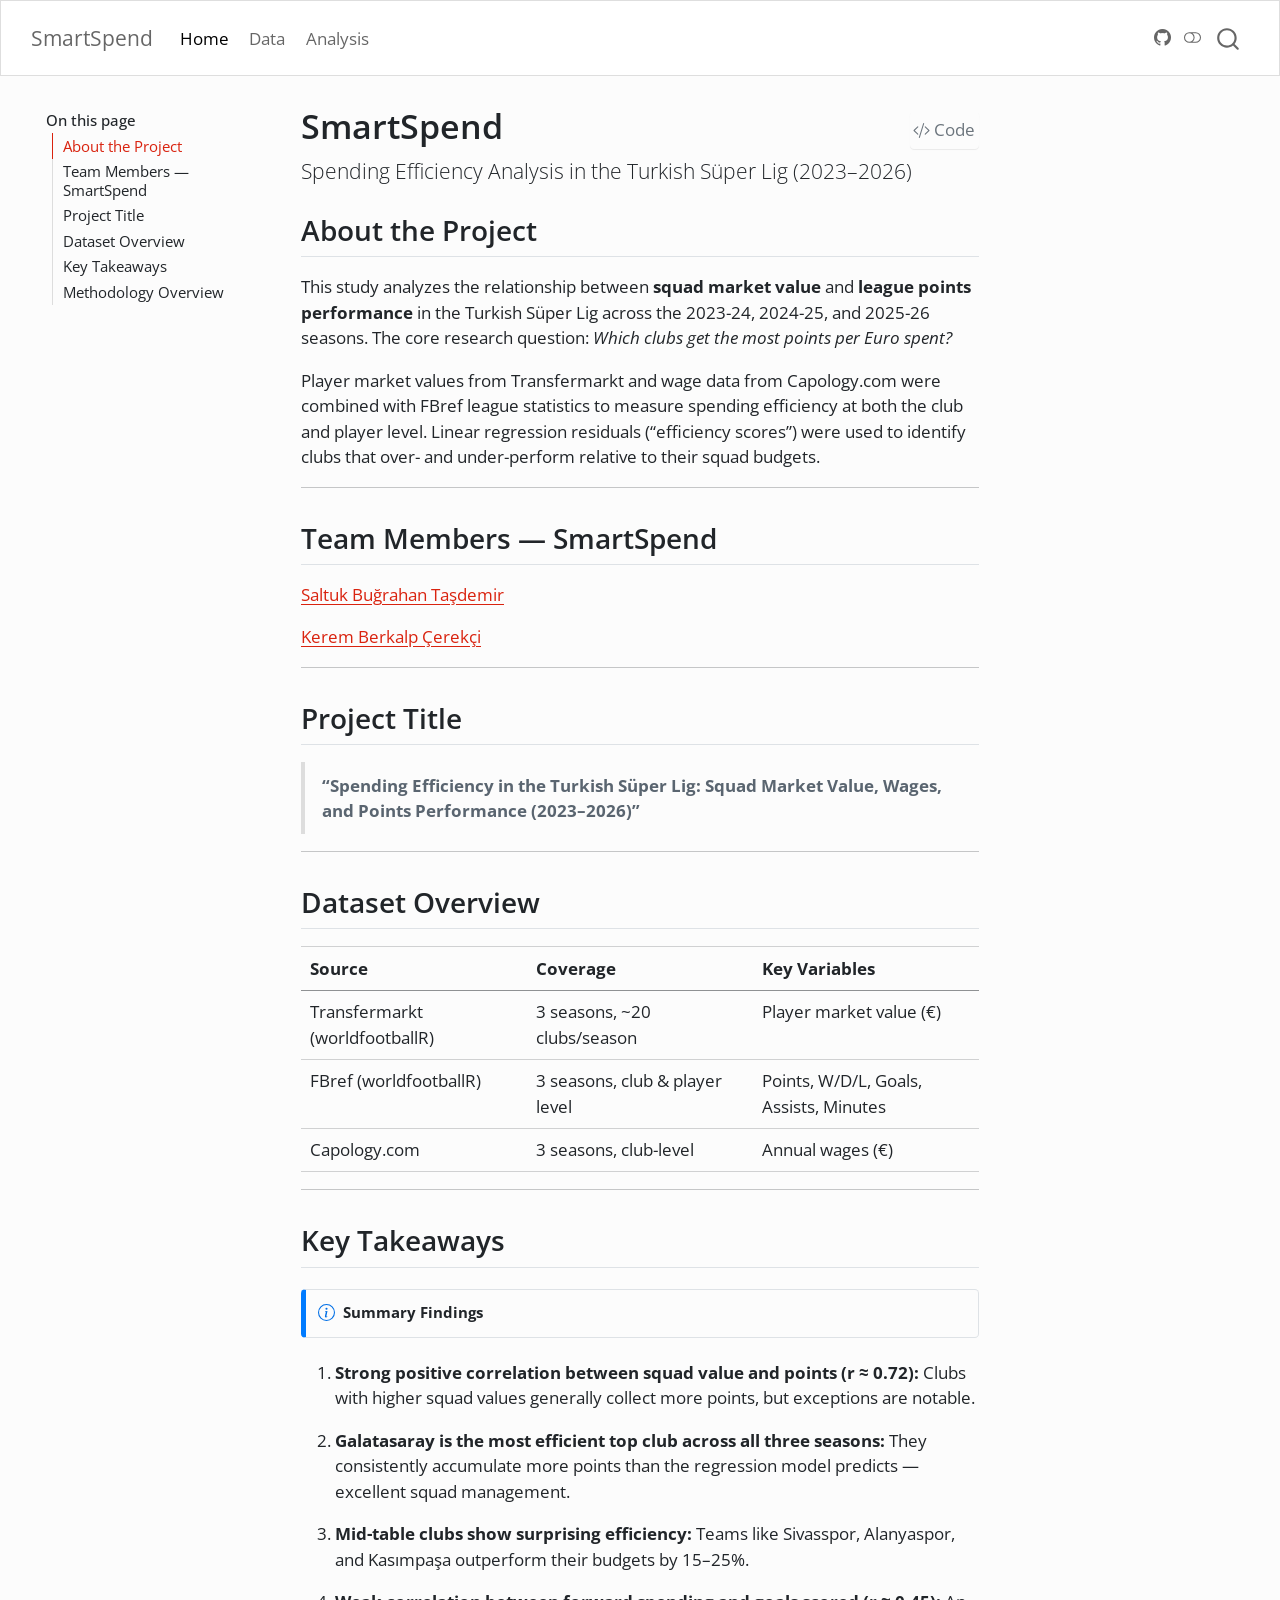
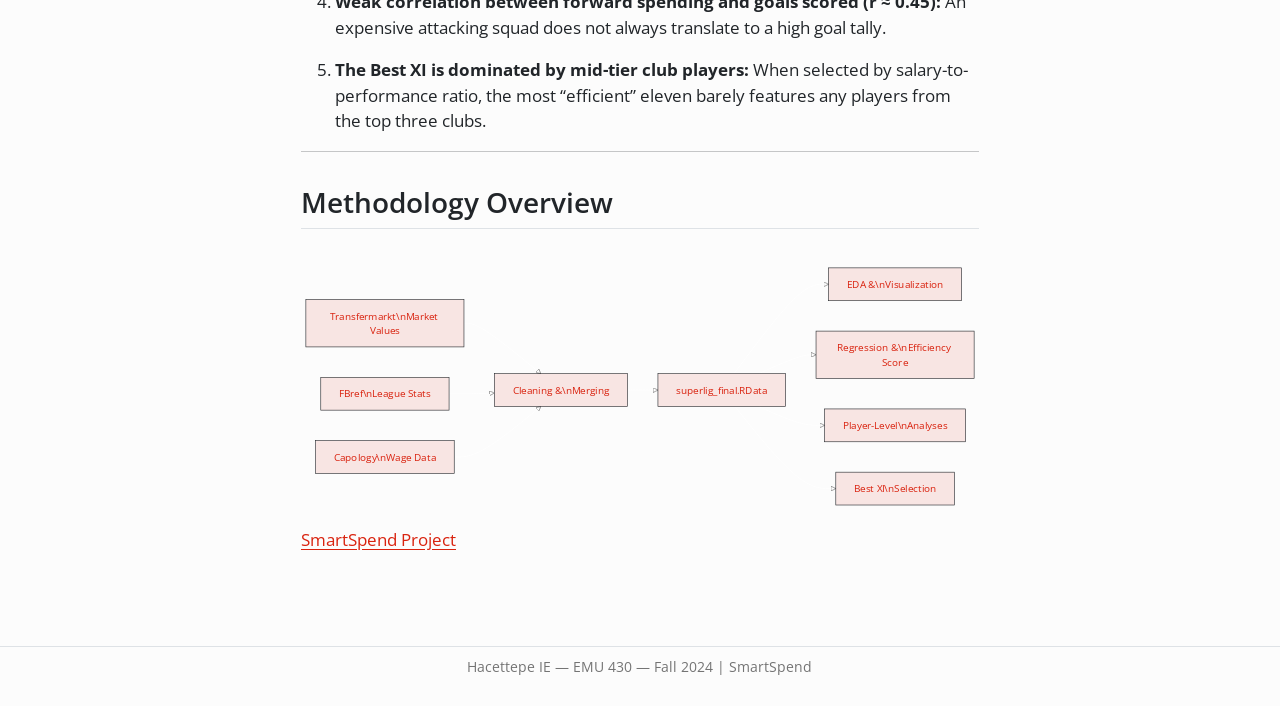
<file: docs/index.html>
<!DOCTYPE html>
<html xmlns="http://www.w3.org/1999/xhtml" lang="en" xml:lang="en"><head>

<meta charset="utf-8">
<meta name="generator" content="quarto-1.6.42">

<meta name="viewport" content="width=device-width, initial-scale=1.0, user-scalable=yes">


<title>SmartSpend</title>
<style>
code{white-space: pre-wrap;}
span.smallcaps{font-variant: small-caps;}
div.columns{display: flex; gap: min(4vw, 1.5em);}
div.column{flex: auto; overflow-x: auto;}
div.hanging-indent{margin-left: 1.5em; text-indent: -1.5em;}
ul.task-list{list-style: none;}
ul.task-list li input[type="checkbox"] {
  width: 0.8em;
  margin: 0 0.8em 0.2em -1em; /* quarto-specific, see https://github.com/quarto-dev/quarto-cli/issues/4556 */ 
  vertical-align: middle;
}
/* CSS for syntax highlighting */
pre > code.sourceCode { white-space: pre; position: relative; }
pre > code.sourceCode > span { line-height: 1.25; }
pre > code.sourceCode > span:empty { height: 1.2em; }
.sourceCode { overflow: visible; }
code.sourceCode > span { color: inherit; text-decoration: inherit; }
div.sourceCode { margin: 1em 0; }
pre.sourceCode { margin: 0; }
@media screen {
div.sourceCode { overflow: auto; }
}
@media print {
pre > code.sourceCode { white-space: pre-wrap; }
pre > code.sourceCode > span { display: inline-block; text-indent: -5em; padding-left: 5em; }
}
pre.numberSource code
  { counter-reset: source-line 0; }
pre.numberSource code > span
  { position: relative; left: -4em; counter-increment: source-line; }
pre.numberSource code > span > a:first-child::before
  { content: counter(source-line);
    position: relative; left: -1em; text-align: right; vertical-align: baseline;
    border: none; display: inline-block;
    -webkit-touch-callout: none; -webkit-user-select: none;
    -khtml-user-select: none; -moz-user-select: none;
    -ms-user-select: none; user-select: none;
    padding: 0 4px; width: 4em;
  }
pre.numberSource { margin-left: 3em;  padding-left: 4px; }
div.sourceCode
  {   }
@media screen {
pre > code.sourceCode > span > a:first-child::before { text-decoration: underline; }
}
</style>


<script src="site_libs/quarto-nav/quarto-nav.js"></script>
<script src="site_libs/quarto-nav/headroom.min.js"></script>
<script src="site_libs/clipboard/clipboard.min.js"></script>
<script src="site_libs/quarto-search/autocomplete.umd.js"></script>
<script src="site_libs/quarto-search/fuse.min.js"></script>
<script src="site_libs/quarto-search/quarto-search.js"></script>
<meta name="quarto:offset" content="./">
<script src="site_libs/quarto-html/quarto.js"></script>
<script src="site_libs/quarto-html/popper.min.js"></script>
<script src="site_libs/quarto-html/tippy.umd.min.js"></script>
<script src="site_libs/quarto-html/anchor.min.js"></script>
<link href="site_libs/quarto-html/tippy.css" rel="stylesheet">
<link href="site_libs/quarto-html/quarto-syntax-highlighting-2f5df379a58b258e96c21c0638c20c03.css" rel="stylesheet" class="quarto-color-scheme" id="quarto-text-highlighting-styles">
<link href="site_libs/quarto-html/quarto-syntax-highlighting-dark-b53751a350365c71b6c909e95f209ed1.css" rel="prefetch" class="quarto-color-scheme quarto-color-alternate" id="quarto-text-highlighting-styles">
<script src="site_libs/bootstrap/bootstrap.min.js"></script>
<link href="site_libs/bootstrap/bootstrap-icons.css" rel="stylesheet">
<link href="site_libs/bootstrap/bootstrap-29157be7fd9d7ebceb8ec4a118ca4576.min.css" rel="stylesheet" append-hash="true" class="quarto-color-scheme" id="quarto-bootstrap" data-mode="light">
<link href="site_libs/bootstrap/bootstrap-dark-5c6cf2b4aae133ce9cff2cdb072437d7.min.css" rel="prefetch" append-hash="true" class="quarto-color-scheme quarto-color-alternate" id="quarto-bootstrap" data-mode="dark">
<script id="quarto-search-options" type="application/json">{
  "location": "navbar",
  "copy-button": false,
  "collapse-after": 3,
  "panel-placement": "end",
  "type": "overlay",
  "limit": 50,
  "keyboard-shortcut": [
    "f",
    "/",
    "s"
  ],
  "show-item-context": false,
  "language": {
    "search-no-results-text": "No results",
    "search-matching-documents-text": "matching documents",
    "search-copy-link-title": "Copy link to search",
    "search-hide-matches-text": "Hide additional matches",
    "search-more-match-text": "more match in this document",
    "search-more-matches-text": "more matches in this document",
    "search-clear-button-title": "Clear",
    "search-text-placeholder": "",
    "search-detached-cancel-button-title": "Cancel",
    "search-submit-button-title": "Submit",
    "search-label": "Search"
  }
}</script>
<script src="site_libs/quarto-diagram/mermaid.min.js"></script>
<script src="site_libs/quarto-diagram/mermaid-init.js"></script>
<link href="site_libs/quarto-diagram/mermaid.css" rel="stylesheet">


<link rel="stylesheet" href="styles.css">
</head>

<body class="floating nav-fixed">

<div id="quarto-search-results"></div>
  <header id="quarto-header" class="headroom fixed-top">
    <nav class="navbar navbar-expand-lg " data-bs-theme="dark">
      <div class="navbar-container container-fluid">
      <div class="navbar-brand-container mx-auto">
    <a class="navbar-brand" href="./index.html">
    <span class="navbar-title">SmartSpend</span>
    </a>
  </div>
            <div id="quarto-search" class="" title="Search"></div>
          <button class="navbar-toggler" type="button" data-bs-toggle="collapse" data-bs-target="#navbarCollapse" aria-controls="navbarCollapse" role="menu" aria-expanded="false" aria-label="Toggle navigation" onclick="if (window.quartoToggleHeadroom) { window.quartoToggleHeadroom(); }">
  <span class="navbar-toggler-icon"></span>
</button>
          <div class="collapse navbar-collapse" id="navbarCollapse">
            <ul class="navbar-nav navbar-nav-scroll me-auto">
  <li class="nav-item">
    <a class="nav-link active" href="./index.html" aria-current="page"> 
<span class="menu-text">Home</span></a>
  </li>  
  <li class="nav-item">
    <a class="nav-link" href="./data.html"> 
<span class="menu-text">Data</span></a>
  </li>  
  <li class="nav-item">
    <a class="nav-link" href="./analysis.html"> 
<span class="menu-text">Analysis</span></a>
  </li>  
</ul>
          </div> <!-- /navcollapse -->
            <div class="quarto-navbar-tools">
    <a href="https://github.com/emu-hacettepe-analytics/emu430-fall2024-emu430-fall2024-team-emu430-project-quarto-template" title="" class="quarto-navigation-tool px-1" aria-label=""><i class="bi bi-github"></i></a>
  <a href="" class="quarto-color-scheme-toggle quarto-navigation-tool  px-1" onclick="window.quartoToggleColorScheme(); return false;" title="Toggle dark mode"><i class="bi"></i></a>
</div>
      </div> <!-- /container-fluid -->
    </nav>
</header>
<!-- content -->
<div id="quarto-content" class="quarto-container page-columns page-rows-contents page-layout-article page-navbar">
<!-- sidebar -->
  <nav id="quarto-sidebar" class="sidebar collapse collapse-horizontal quarto-sidebar-collapse-item sidebar-navigation floating overflow-auto">
    <nav id="TOC" role="doc-toc" class="toc-active">
    <h2 id="toc-title">On this page</h2>
   
  <ul>
  <li><a href="#about-the-project" id="toc-about-the-project" class="nav-link active" data-scroll-target="#about-the-project">About the Project</a></li>
  <li><a href="#team-members-smartspend" id="toc-team-members-smartspend" class="nav-link" data-scroll-target="#team-members-smartspend">Team Members — SmartSpend</a></li>
  <li><a href="#project-title" id="toc-project-title" class="nav-link" data-scroll-target="#project-title">Project Title</a></li>
  <li><a href="#dataset-overview" id="toc-dataset-overview" class="nav-link" data-scroll-target="#dataset-overview">Dataset Overview</a></li>
  <li><a href="#key-takeaways" id="toc-key-takeaways" class="nav-link" data-scroll-target="#key-takeaways">Key Takeaways</a></li>
  <li><a href="#methodology-overview" id="toc-methodology-overview" class="nav-link" data-scroll-target="#methodology-overview">Methodology Overview</a></li>
  </ul>
</nav>
</nav>
<div id="quarto-sidebar-glass" class="quarto-sidebar-collapse-item" data-bs-toggle="collapse" data-bs-target=".quarto-sidebar-collapse-item"></div>
<!-- margin-sidebar -->
    <div id="quarto-margin-sidebar" class="sidebar margin-sidebar zindex-bottom">
    </div>
<!-- main -->
<main class="content" id="quarto-document-content">

<header id="title-block-header" class="quarto-title-block default">
<div class="quarto-title">
<div class="quarto-title-block"><div><h1 class="title">SmartSpend</h1><button type="button" class="btn code-tools-button" id="quarto-code-tools-source"><i class="bi"></i> Code</button></div></div>
<p class="subtitle lead">Spending Efficiency Analysis in the Turkish Süper Lig (2023–2026)</p>
</div>



<div class="quarto-title-meta">

    
  
    
  </div>
  


</header>


<section id="about-the-project" class="level2">
<h2 class="anchored" data-anchor-id="about-the-project">About the Project</h2>
<p>This study analyzes the relationship between <strong>squad market value</strong> and <strong>league points performance</strong> in the Turkish Süper Lig across the 2023-24, 2024-25, and 2025-26 seasons. The core research question: <em>Which clubs get the most points per Euro spent?</em></p>
<p>Player market values from Transfermarkt and wage data from Capology.com were combined with FBref league statistics to measure spending efficiency at both the club and player level. Linear regression residuals (“efficiency scores”) were used to identify clubs that over- and under-perform relative to their squad budgets.</p>
<hr>
</section>
<section id="team-members-smartspend" class="level2">
<h2 class="anchored" data-anchor-id="team-members-smartspend">Team Members — SmartSpend</h2>
<p><a href="https://emu-hacettepe-analytics.github.io/emu430-spring2026-saltuktasdemir/">Saltuk Buğrahan Taşdemir</a></p>
<p><a href="https://emu-hacettepe-analytics.github.io/emu430-spring2026-kerembcerekci/">Kerem Berkalp Çerekçi</a></p>
<hr>
</section>
<section id="project-title" class="level2">
<h2 class="anchored" data-anchor-id="project-title">Project Title</h2>
<blockquote class="blockquote">
<p><strong>“Spending Efficiency in the Turkish Süper Lig: Squad Market Value, Wages, and Points Performance (2023–2026)”</strong></p>
</blockquote>
<hr>
</section>
<section id="dataset-overview" class="level2">
<h2 class="anchored" data-anchor-id="dataset-overview">Dataset Overview</h2>
<table class="caption-top table">
<colgroup>
<col style="width: 33%">
<col style="width: 33%">
<col style="width: 33%">
</colgroup>
<thead>
<tr class="header">
<th>Source</th>
<th>Coverage</th>
<th>Key Variables</th>
</tr>
</thead>
<tbody>
<tr class="odd">
<td>Transfermarkt (worldfootballR)</td>
<td>3 seasons, ~20 clubs/season</td>
<td>Player market value (€)</td>
</tr>
<tr class="even">
<td>FBref (worldfootballR)</td>
<td>3 seasons, club &amp; player level</td>
<td>Points, W/D/L, Goals, Assists, Minutes</td>
</tr>
<tr class="odd">
<td>Capology.com</td>
<td>3 seasons, club-level</td>
<td>Annual wages (€)</td>
</tr>
</tbody>
</table>
<hr>
</section>
<section id="key-takeaways" class="level2">
<h2 class="anchored" data-anchor-id="key-takeaways">Key Takeaways</h2>
<div class="callout callout-style-simple callout-note">
<div class="callout-body d-flex">
<div class="callout-icon-container">
<i class="callout-icon"></i>
</div>
<div class="callout-body-container">
<p><strong>Summary Findings</strong></p>
</div>
</div>
</div>
<ol type="1">
<li><p><strong>Strong positive correlation between squad value and points (r ≈ 0.72):</strong> Clubs with higher squad values generally collect more points, but exceptions are notable.</p></li>
<li><p><strong>Galatasaray is the most efficient top club across all three seasons:</strong> They consistently accumulate more points than the regression model predicts — excellent squad management.</p></li>
<li><p><strong>Mid-table clubs show surprising efficiency:</strong> Teams like Sivasspor, Alanyaspor, and Kasımpaşa outperform their budgets by 15–25%.</p></li>
<li><p><strong>Weak correlation between forward spending and goals scored (r ≈ 0.45):</strong> An expensive attacking squad does not always translate to a high goal tally.</p></li>
<li><p><strong>The Best XI is dominated by mid-tier club players:</strong> When selected by salary-to-performance ratio, the most “efficient” eleven barely features any players from the top three clubs.</p></li>
</ol>
<hr>
</section>
<section id="methodology-overview" class="level2">
<h2 class="anchored" data-anchor-id="methodology-overview">Methodology Overview</h2>
<div class="cell" data-layout-align="default">
<div class="cell-output-display">
<div>
<p></p><figure class="figure"><p></p>
<div>
<pre class="mermaid mermaid-js">flowchart LR
    A[Transfermarkt\nMarket Values] --&gt; D[Cleaning &amp;\nMerging]
    B[FBref\nLeague Stats] --&gt; D
    C[Capology\nWage Data] --&gt; D
    D --&gt; E[superlig_final.RData]
    E --&gt; F[EDA &amp;\nVisualization]
    E --&gt; G[Regression &amp;\nEfficiency Score]
    E --&gt; H[Player-Level\nAnalyses]
    E --&gt; I[Best XI\nSelection]
</pre>
</div>
<p></p></figure><p></p>
</div>
</div>
</div>
<p><a href="https://emu-hacettepe-analytics.github.io/emu430-fall2024-team-smartspend/">SmartSpend Project</a></p>


<!-- -->

</section>

<a onclick="window.scrollTo(0, 0); return false;" role="button" id="quarto-back-to-top"><i class="bi bi-arrow-up"></i> Back to top</a></main> <!-- /main -->
<script id="quarto-html-after-body" type="application/javascript">
window.document.addEventListener("DOMContentLoaded", function (event) {
  const toggleBodyColorMode = (bsSheetEl) => {
    const mode = bsSheetEl.getAttribute("data-mode");
    const bodyEl = window.document.querySelector("body");
    if (mode === "dark") {
      bodyEl.classList.add("quarto-dark");
      bodyEl.classList.remove("quarto-light");
    } else {
      bodyEl.classList.add("quarto-light");
      bodyEl.classList.remove("quarto-dark");
    }
  }
  const toggleBodyColorPrimary = () => {
    const bsSheetEl = window.document.querySelector("link#quarto-bootstrap");
    if (bsSheetEl) {
      toggleBodyColorMode(bsSheetEl);
    }
  }
  toggleBodyColorPrimary();  
  const disableStylesheet = (stylesheets) => {
    for (let i=0; i < stylesheets.length; i++) {
      const stylesheet = stylesheets[i];
      stylesheet.rel = 'prefetch';
    }
  }
  const enableStylesheet = (stylesheets) => {
    for (let i=0; i < stylesheets.length; i++) {
      const stylesheet = stylesheets[i];
      stylesheet.rel = 'stylesheet';
    }
  }
  const manageTransitions = (selector, allowTransitions) => {
    const els = window.document.querySelectorAll(selector);
    for (let i=0; i < els.length; i++) {
      const el = els[i];
      if (allowTransitions) {
        el.classList.remove('notransition');
      } else {
        el.classList.add('notransition');
      }
    }
  }
  const toggleGiscusIfUsed = (isAlternate, darkModeDefault) => {
    const baseTheme = document.querySelector('#giscus-base-theme')?.value ?? 'light';
    const alternateTheme = document.querySelector('#giscus-alt-theme')?.value ?? 'dark';
    let newTheme = '';
    if(darkModeDefault) {
      newTheme = isAlternate ? baseTheme : alternateTheme;
    } else {
      newTheme = isAlternate ? alternateTheme : baseTheme;
    }
    const changeGiscusTheme = () => {
      // From: https://github.com/giscus/giscus/issues/336
      const sendMessage = (message) => {
        const iframe = document.querySelector('iframe.giscus-frame');
        if (!iframe) return;
        iframe.contentWindow.postMessage({ giscus: message }, 'https://giscus.app');
      }
      sendMessage({
        setConfig: {
          theme: newTheme
        }
      });
    }
    const isGiscussLoaded = window.document.querySelector('iframe.giscus-frame') !== null;
    if (isGiscussLoaded) {
      changeGiscusTheme();
    }
  }
  const toggleColorMode = (alternate) => {
    // Switch the stylesheets
    const alternateStylesheets = window.document.querySelectorAll('link.quarto-color-scheme.quarto-color-alternate');
    manageTransitions('#quarto-margin-sidebar .nav-link', false);
    if (alternate) {
      enableStylesheet(alternateStylesheets);
      for (const sheetNode of alternateStylesheets) {
        if (sheetNode.id === "quarto-bootstrap") {
          toggleBodyColorMode(sheetNode);
        }
      }
    } else {
      disableStylesheet(alternateStylesheets);
      toggleBodyColorPrimary();
    }
    manageTransitions('#quarto-margin-sidebar .nav-link', true);
    // Switch the toggles
    const toggles = window.document.querySelectorAll('.quarto-color-scheme-toggle');
    for (let i=0; i < toggles.length; i++) {
      const toggle = toggles[i];
      if (toggle) {
        if (alternate) {
          toggle.classList.add("alternate");     
        } else {
          toggle.classList.remove("alternate");
        }
      }
    }
    // Hack to workaround the fact that safari doesn't
    // properly recolor the scrollbar when toggling (#1455)
    if (navigator.userAgent.indexOf('Safari') > 0 && navigator.userAgent.indexOf('Chrome') == -1) {
      manageTransitions("body", false);
      window.scrollTo(0, 1);
      setTimeout(() => {
        window.scrollTo(0, 0);
        manageTransitions("body", true);
      }, 40);  
    }
  }
  const isFileUrl = () => { 
    return window.location.protocol === 'file:';
  }
  const hasAlternateSentinel = () => {  
    let styleSentinel = getColorSchemeSentinel();
    if (styleSentinel !== null) {
      return styleSentinel === "alternate";
    } else {
      return false;
    }
  }
  const setStyleSentinel = (alternate) => {
    const value = alternate ? "alternate" : "default";
    if (!isFileUrl()) {
      window.localStorage.setItem("quarto-color-scheme", value);
    } else {
      localAlternateSentinel = value;
    }
  }
  const getColorSchemeSentinel = () => {
    if (!isFileUrl()) {
      const storageValue = window.localStorage.getItem("quarto-color-scheme");
      return storageValue != null ? storageValue : localAlternateSentinel;
    } else {
      return localAlternateSentinel;
    }
  }
  const darkModeDefault = false;
  let localAlternateSentinel = darkModeDefault ? 'alternate' : 'default';
  // Dark / light mode switch
  window.quartoToggleColorScheme = () => {
    // Read the current dark / light value 
    let toAlternate = !hasAlternateSentinel();
    toggleColorMode(toAlternate);
    setStyleSentinel(toAlternate);
    toggleGiscusIfUsed(toAlternate, darkModeDefault);
  };
  // Ensure there is a toggle, if there isn't float one in the top right
  if (window.document.querySelector('.quarto-color-scheme-toggle') === null) {
    const a = window.document.createElement('a');
    a.classList.add('top-right');
    a.classList.add('quarto-color-scheme-toggle');
    a.href = "";
    a.onclick = function() { try { window.quartoToggleColorScheme(); } catch {} return false; };
    const i = window.document.createElement("i");
    i.classList.add('bi');
    a.appendChild(i);
    window.document.body.appendChild(a);
  }
  // Switch to dark mode if need be
  if (hasAlternateSentinel()) {
    toggleColorMode(true);
  } else {
    toggleColorMode(false);
  }
  const icon = "";
  const anchorJS = new window.AnchorJS();
  anchorJS.options = {
    placement: 'right',
    icon: icon
  };
  anchorJS.add('.anchored');
  const isCodeAnnotation = (el) => {
    for (const clz of el.classList) {
      if (clz.startsWith('code-annotation-')) {                     
        return true;
      }
    }
    return false;
  }
  const onCopySuccess = function(e) {
    // button target
    const button = e.trigger;
    // don't keep focus
    button.blur();
    // flash "checked"
    button.classList.add('code-copy-button-checked');
    var currentTitle = button.getAttribute("title");
    button.setAttribute("title", "Copied!");
    let tooltip;
    if (window.bootstrap) {
      button.setAttribute("data-bs-toggle", "tooltip");
      button.setAttribute("data-bs-placement", "left");
      button.setAttribute("data-bs-title", "Copied!");
      tooltip = new bootstrap.Tooltip(button, 
        { trigger: "manual", 
          customClass: "code-copy-button-tooltip",
          offset: [0, -8]});
      tooltip.show();    
    }
    setTimeout(function() {
      if (tooltip) {
        tooltip.hide();
        button.removeAttribute("data-bs-title");
        button.removeAttribute("data-bs-toggle");
        button.removeAttribute("data-bs-placement");
      }
      button.setAttribute("title", currentTitle);
      button.classList.remove('code-copy-button-checked');
    }, 1000);
    // clear code selection
    e.clearSelection();
  }
  const getTextToCopy = function(trigger) {
      const codeEl = trigger.previousElementSibling.cloneNode(true);
      for (const childEl of codeEl.children) {
        if (isCodeAnnotation(childEl)) {
          childEl.remove();
        }
      }
      return codeEl.innerText;
  }
  const clipboard = new window.ClipboardJS('.code-copy-button:not([data-in-quarto-modal])', {
    text: getTextToCopy
  });
  clipboard.on('success', onCopySuccess);
  if (window.document.getElementById('quarto-embedded-source-code-modal')) {
    const clipboardModal = new window.ClipboardJS('.code-copy-button[data-in-quarto-modal]', {
      text: getTextToCopy,
      container: window.document.getElementById('quarto-embedded-source-code-modal')
    });
    clipboardModal.on('success', onCopySuccess);
  }
  const viewSource = window.document.getElementById('quarto-view-source') ||
                     window.document.getElementById('quarto-code-tools-source');
  if (viewSource) {
    const sourceUrl = viewSource.getAttribute("data-quarto-source-url");
    viewSource.addEventListener("click", function(e) {
      if (sourceUrl) {
        // rstudio viewer pane
        if (/\bcapabilities=\b/.test(window.location)) {
          window.open(sourceUrl);
        } else {
          window.location.href = sourceUrl;
        }
      } else {
        const modal = new bootstrap.Modal(document.getElementById('quarto-embedded-source-code-modal'));
        modal.show();
      }
      return false;
    });
  }
  function toggleCodeHandler(show) {
    return function(e) {
      const detailsSrc = window.document.querySelectorAll(".cell > details > .sourceCode");
      for (let i=0; i<detailsSrc.length; i++) {
        const details = detailsSrc[i].parentElement;
        if (show) {
          details.open = true;
        } else {
          details.removeAttribute("open");
        }
      }
      const cellCodeDivs = window.document.querySelectorAll(".cell > .sourceCode");
      const fromCls = show ? "hidden" : "unhidden";
      const toCls = show ? "unhidden" : "hidden";
      for (let i=0; i<cellCodeDivs.length; i++) {
        const codeDiv = cellCodeDivs[i];
        if (codeDiv.classList.contains(fromCls)) {
          codeDiv.classList.remove(fromCls);
          codeDiv.classList.add(toCls);
        } 
      }
      return false;
    }
  }
  const hideAllCode = window.document.getElementById("quarto-hide-all-code");
  if (hideAllCode) {
    hideAllCode.addEventListener("click", toggleCodeHandler(false));
  }
  const showAllCode = window.document.getElementById("quarto-show-all-code");
  if (showAllCode) {
    showAllCode.addEventListener("click", toggleCodeHandler(true));
  }
    var localhostRegex = new RegExp(/^(?:http|https):\/\/localhost\:?[0-9]*\//);
    var mailtoRegex = new RegExp(/^mailto:/);
      var filterRegex = new RegExp('/' + window.location.host + '/');
    var isInternal = (href) => {
        return filterRegex.test(href) || localhostRegex.test(href) || mailtoRegex.test(href);
    }
    // Inspect non-navigation links and adorn them if external
 	var links = window.document.querySelectorAll('a[href]:not(.nav-link):not(.navbar-brand):not(.toc-action):not(.sidebar-link):not(.sidebar-item-toggle):not(.pagination-link):not(.no-external):not([aria-hidden]):not(.dropdown-item):not(.quarto-navigation-tool):not(.about-link)');
    for (var i=0; i<links.length; i++) {
      const link = links[i];
      if (!isInternal(link.href)) {
        // undo the damage that might have been done by quarto-nav.js in the case of
        // links that we want to consider external
        if (link.dataset.originalHref !== undefined) {
          link.href = link.dataset.originalHref;
        }
      }
    }
  function tippyHover(el, contentFn, onTriggerFn, onUntriggerFn) {
    const config = {
      allowHTML: true,
      maxWidth: 500,
      delay: 100,
      arrow: false,
      appendTo: function(el) {
          return el.parentElement;
      },
      interactive: true,
      interactiveBorder: 10,
      theme: 'quarto',
      placement: 'bottom-start',
    };
    if (contentFn) {
      config.content = contentFn;
    }
    if (onTriggerFn) {
      config.onTrigger = onTriggerFn;
    }
    if (onUntriggerFn) {
      config.onUntrigger = onUntriggerFn;
    }
    window.tippy(el, config); 
  }
  const noterefs = window.document.querySelectorAll('a[role="doc-noteref"]');
  for (var i=0; i<noterefs.length; i++) {
    const ref = noterefs[i];
    tippyHover(ref, function() {
      // use id or data attribute instead here
      let href = ref.getAttribute('data-footnote-href') || ref.getAttribute('href');
      try { href = new URL(href).hash; } catch {}
      const id = href.replace(/^#\/?/, "");
      const note = window.document.getElementById(id);
      if (note) {
        return note.innerHTML;
      } else {
        return "";
      }
    });
  }
  const xrefs = window.document.querySelectorAll('a.quarto-xref');
  const processXRef = (id, note) => {
    // Strip column container classes
    const stripColumnClz = (el) => {
      el.classList.remove("page-full", "page-columns");
      if (el.children) {
        for (const child of el.children) {
          stripColumnClz(child);
        }
      }
    }
    stripColumnClz(note)
    if (id === null || id.startsWith('sec-')) {
      // Special case sections, only their first couple elements
      const container = document.createElement("div");
      if (note.children && note.children.length > 2) {
        container.appendChild(note.children[0].cloneNode(true));
        for (let i = 1; i < note.children.length; i++) {
          const child = note.children[i];
          if (child.tagName === "P" && child.innerText === "") {
            continue;
          } else {
            container.appendChild(child.cloneNode(true));
            break;
          }
        }
        if (window.Quarto?.typesetMath) {
          window.Quarto.typesetMath(container);
        }
        return container.innerHTML
      } else {
        if (window.Quarto?.typesetMath) {
          window.Quarto.typesetMath(note);
        }
        return note.innerHTML;
      }
    } else {
      // Remove any anchor links if they are present
      const anchorLink = note.querySelector('a.anchorjs-link');
      if (anchorLink) {
        anchorLink.remove();
      }
      if (window.Quarto?.typesetMath) {
        window.Quarto.typesetMath(note);
      }
      if (note.classList.contains("callout")) {
        return note.outerHTML;
      } else {
        return note.innerHTML;
      }
    }
  }
  for (var i=0; i<xrefs.length; i++) {
    const xref = xrefs[i];
    tippyHover(xref, undefined, function(instance) {
      instance.disable();
      let url = xref.getAttribute('href');
      let hash = undefined; 
      if (url.startsWith('#')) {
        hash = url;
      } else {
        try { hash = new URL(url).hash; } catch {}
      }
      if (hash) {
        const id = hash.replace(/^#\/?/, "");
        const note = window.document.getElementById(id);
        if (note !== null) {
          try {
            const html = processXRef(id, note.cloneNode(true));
            instance.setContent(html);
          } finally {
            instance.enable();
            instance.show();
          }
        } else {
          // See if we can fetch this
          fetch(url.split('#')[0])
          .then(res => res.text())
          .then(html => {
            const parser = new DOMParser();
            const htmlDoc = parser.parseFromString(html, "text/html");
            const note = htmlDoc.getElementById(id);
            if (note !== null) {
              const html = processXRef(id, note);
              instance.setContent(html);
            } 
          }).finally(() => {
            instance.enable();
            instance.show();
          });
        }
      } else {
        // See if we can fetch a full url (with no hash to target)
        // This is a special case and we should probably do some content thinning / targeting
        fetch(url)
        .then(res => res.text())
        .then(html => {
          const parser = new DOMParser();
          const htmlDoc = parser.parseFromString(html, "text/html");
          const note = htmlDoc.querySelector('main.content');
          if (note !== null) {
            // This should only happen for chapter cross references
            // (since there is no id in the URL)
            // remove the first header
            if (note.children.length > 0 && note.children[0].tagName === "HEADER") {
              note.children[0].remove();
            }
            const html = processXRef(null, note);
            instance.setContent(html);
          } 
        }).finally(() => {
          instance.enable();
          instance.show();
        });
      }
    }, function(instance) {
    });
  }
      let selectedAnnoteEl;
      const selectorForAnnotation = ( cell, annotation) => {
        let cellAttr = 'data-code-cell="' + cell + '"';
        let lineAttr = 'data-code-annotation="' +  annotation + '"';
        const selector = 'span[' + cellAttr + '][' + lineAttr + ']';
        return selector;
      }
      const selectCodeLines = (annoteEl) => {
        const doc = window.document;
        const targetCell = annoteEl.getAttribute("data-target-cell");
        const targetAnnotation = annoteEl.getAttribute("data-target-annotation");
        const annoteSpan = window.document.querySelector(selectorForAnnotation(targetCell, targetAnnotation));
        const lines = annoteSpan.getAttribute("data-code-lines").split(",");
        const lineIds = lines.map((line) => {
          return targetCell + "-" + line;
        })
        let top = null;
        let height = null;
        let parent = null;
        if (lineIds.length > 0) {
            //compute the position of the single el (top and bottom and make a div)
            const el = window.document.getElementById(lineIds[0]);
            top = el.offsetTop;
            height = el.offsetHeight;
            parent = el.parentElement.parentElement;
          if (lineIds.length > 1) {
            const lastEl = window.document.getElementById(lineIds[lineIds.length - 1]);
            const bottom = lastEl.offsetTop + lastEl.offsetHeight;
            height = bottom - top;
          }
          if (top !== null && height !== null && parent !== null) {
            // cook up a div (if necessary) and position it 
            let div = window.document.getElementById("code-annotation-line-highlight");
            if (div === null) {
              div = window.document.createElement("div");
              div.setAttribute("id", "code-annotation-line-highlight");
              div.style.position = 'absolute';
              parent.appendChild(div);
            }
            div.style.top = top - 2 + "px";
            div.style.height = height + 4 + "px";
            div.style.left = 0;
            let gutterDiv = window.document.getElementById("code-annotation-line-highlight-gutter");
            if (gutterDiv === null) {
              gutterDiv = window.document.createElement("div");
              gutterDiv.setAttribute("id", "code-annotation-line-highlight-gutter");
              gutterDiv.style.position = 'absolute';
              const codeCell = window.document.getElementById(targetCell);
              const gutter = codeCell.querySelector('.code-annotation-gutter');
              gutter.appendChild(gutterDiv);
            }
            gutterDiv.style.top = top - 2 + "px";
            gutterDiv.style.height = height + 4 + "px";
          }
          selectedAnnoteEl = annoteEl;
        }
      };
      const unselectCodeLines = () => {
        const elementsIds = ["code-annotation-line-highlight", "code-annotation-line-highlight-gutter"];
        elementsIds.forEach((elId) => {
          const div = window.document.getElementById(elId);
          if (div) {
            div.remove();
          }
        });
        selectedAnnoteEl = undefined;
      };
        // Handle positioning of the toggle
    window.addEventListener(
      "resize",
      throttle(() => {
        elRect = undefined;
        if (selectedAnnoteEl) {
          selectCodeLines(selectedAnnoteEl);
        }
      }, 10)
    );
    function throttle(fn, ms) {
    let throttle = false;
    let timer;
      return (...args) => {
        if(!throttle) { // first call gets through
            fn.apply(this, args);
            throttle = true;
        } else { // all the others get throttled
            if(timer) clearTimeout(timer); // cancel #2
            timer = setTimeout(() => {
              fn.apply(this, args);
              timer = throttle = false;
            }, ms);
        }
      };
    }
      // Attach click handler to the DT
      const annoteDls = window.document.querySelectorAll('dt[data-target-cell]');
      for (const annoteDlNode of annoteDls) {
        annoteDlNode.addEventListener('click', (event) => {
          const clickedEl = event.target;
          if (clickedEl !== selectedAnnoteEl) {
            unselectCodeLines();
            const activeEl = window.document.querySelector('dt[data-target-cell].code-annotation-active');
            if (activeEl) {
              activeEl.classList.remove('code-annotation-active');
            }
            selectCodeLines(clickedEl);
            clickedEl.classList.add('code-annotation-active');
          } else {
            // Unselect the line
            unselectCodeLines();
            clickedEl.classList.remove('code-annotation-active');
          }
        });
      }
  const findCites = (el) => {
    const parentEl = el.parentElement;
    if (parentEl) {
      const cites = parentEl.dataset.cites;
      if (cites) {
        return {
          el,
          cites: cites.split(' ')
        };
      } else {
        return findCites(el.parentElement)
      }
    } else {
      return undefined;
    }
  };
  var bibliorefs = window.document.querySelectorAll('a[role="doc-biblioref"]');
  for (var i=0; i<bibliorefs.length; i++) {
    const ref = bibliorefs[i];
    const citeInfo = findCites(ref);
    if (citeInfo) {
      tippyHover(citeInfo.el, function() {
        var popup = window.document.createElement('div');
        citeInfo.cites.forEach(function(cite) {
          var citeDiv = window.document.createElement('div');
          citeDiv.classList.add('hanging-indent');
          citeDiv.classList.add('csl-entry');
          var biblioDiv = window.document.getElementById('ref-' + cite);
          if (biblioDiv) {
            citeDiv.innerHTML = biblioDiv.innerHTML;
          }
          popup.appendChild(citeDiv);
        });
        return popup.innerHTML;
      });
    }
  }
});
</script><div class="modal fade" id="quarto-embedded-source-code-modal" tabindex="-1" aria-labelledby="quarto-embedded-source-code-modal-label" aria-hidden="true"><div class="modal-dialog modal-dialog-scrollable"><div class="modal-content"><div class="modal-header"><h5 class="modal-title" id="quarto-embedded-source-code-modal-label">Source Code</h5><button class="btn-close" data-bs-dismiss="modal"></button></div><div class="modal-body"><div class="">
<div class="sourceCode" id="cb1" data-shortcodes="false"><pre class="sourceCode markdown code-with-copy"><code class="sourceCode markdown"><span id="cb1-1"><a href="#cb1-1" aria-hidden="true" tabindex="-1"></a><span class="co">---</span></span>
<span id="cb1-2"><a href="#cb1-2" aria-hidden="true" tabindex="-1"></a><span class="an">title:</span><span class="co"> "SmartSpend"</span></span>
<span id="cb1-3"><a href="#cb1-3" aria-hidden="true" tabindex="-1"></a><span class="an">subtitle:</span><span class="co"> "Spending Efficiency Analysis in the Turkish Süper Lig (2023–2026)"</span></span>
<span id="cb1-4"><a href="#cb1-4" aria-hidden="true" tabindex="-1"></a><span class="an">sidebar:</span><span class="co"> false</span></span>
<span id="cb1-5"><a href="#cb1-5" aria-hidden="true" tabindex="-1"></a><span class="co">---</span></span>
<span id="cb1-6"><a href="#cb1-6" aria-hidden="true" tabindex="-1"></a></span>
<span id="cb1-7"><a href="#cb1-7" aria-hidden="true" tabindex="-1"></a><span class="fu">## About the Project</span></span>
<span id="cb1-8"><a href="#cb1-8" aria-hidden="true" tabindex="-1"></a></span>
<span id="cb1-9"><a href="#cb1-9" aria-hidden="true" tabindex="-1"></a>This study analyzes the relationship between **squad market value** and **league points performance** in the Turkish Süper Lig across the 2023-24, 2024-25, and 2025-26 seasons. The core research question: *Which clubs get the most points per Euro spent?*</span>
<span id="cb1-10"><a href="#cb1-10" aria-hidden="true" tabindex="-1"></a></span>
<span id="cb1-11"><a href="#cb1-11" aria-hidden="true" tabindex="-1"></a>Player market values from Transfermarkt and wage data from Capology.com were combined with FBref league statistics to measure spending efficiency at both the club and player level. Linear regression residuals ("efficiency scores") were used to identify clubs that over- and under-perform relative to their squad budgets.</span>
<span id="cb1-12"><a href="#cb1-12" aria-hidden="true" tabindex="-1"></a></span>
<span id="cb1-13"><a href="#cb1-13" aria-hidden="true" tabindex="-1"></a>------------------------------------------------------------------------</span>
<span id="cb1-14"><a href="#cb1-14" aria-hidden="true" tabindex="-1"></a></span>
<span id="cb1-15"><a href="#cb1-15" aria-hidden="true" tabindex="-1"></a><span class="fu">## Team Members — SmartSpend</span></span>
<span id="cb1-16"><a href="#cb1-16" aria-hidden="true" tabindex="-1"></a></span>
<span id="cb1-17"><a href="#cb1-17" aria-hidden="true" tabindex="-1"></a><span class="co">[</span><span class="ot">Saltuk Buğrahan Taşdemir</span><span class="co">](https://emu-hacettepe-analytics.github.io/emu430-spring2026-saltuktasdemir/)</span></span>
<span id="cb1-18"><a href="#cb1-18" aria-hidden="true" tabindex="-1"></a></span>
<span id="cb1-19"><a href="#cb1-19" aria-hidden="true" tabindex="-1"></a><span class="co">[</span><span class="ot">Kerem Berkalp Çerekçi</span><span class="co">](https://emu-hacettepe-analytics.github.io/emu430-spring2026-kerembcerekci/)</span></span>
<span id="cb1-20"><a href="#cb1-20" aria-hidden="true" tabindex="-1"></a></span>
<span id="cb1-21"><a href="#cb1-21" aria-hidden="true" tabindex="-1"></a>------------------------------------------------------------------------</span>
<span id="cb1-22"><a href="#cb1-22" aria-hidden="true" tabindex="-1"></a></span>
<span id="cb1-23"><a href="#cb1-23" aria-hidden="true" tabindex="-1"></a><span class="fu">## Project Title</span></span>
<span id="cb1-24"><a href="#cb1-24" aria-hidden="true" tabindex="-1"></a></span>
<span id="cb1-25"><a href="#cb1-25" aria-hidden="true" tabindex="-1"></a><span class="at">&gt; **"Spending Efficiency in the Turkish Süper Lig: Squad Market Value, Wages, and Points Performance (2023–2026)"**</span></span>
<span id="cb1-26"><a href="#cb1-26" aria-hidden="true" tabindex="-1"></a></span>
<span id="cb1-27"><a href="#cb1-27" aria-hidden="true" tabindex="-1"></a>------------------------------------------------------------------------</span>
<span id="cb1-28"><a href="#cb1-28" aria-hidden="true" tabindex="-1"></a></span>
<span id="cb1-29"><a href="#cb1-29" aria-hidden="true" tabindex="-1"></a><span class="fu">## Dataset Overview</span></span>
<span id="cb1-30"><a href="#cb1-30" aria-hidden="true" tabindex="-1"></a></span>
<span id="cb1-31"><a href="#cb1-31" aria-hidden="true" tabindex="-1"></a>| Source | Coverage | Key Variables |</span>
<span id="cb1-32"><a href="#cb1-32" aria-hidden="true" tabindex="-1"></a>|------------------------|------------------------|------------------------|</span>
<span id="cb1-33"><a href="#cb1-33" aria-hidden="true" tabindex="-1"></a>| Transfermarkt (worldfootballR) | 3 seasons, \~20 clubs/season | Player market value (€) |</span>
<span id="cb1-34"><a href="#cb1-34" aria-hidden="true" tabindex="-1"></a>| FBref (worldfootballR) | 3 seasons, club &amp; player level | Points, W/D/L, Goals, Assists, Minutes |</span>
<span id="cb1-35"><a href="#cb1-35" aria-hidden="true" tabindex="-1"></a>| Capology.com | 3 seasons, club-level | Annual wages (€) |</span>
<span id="cb1-36"><a href="#cb1-36" aria-hidden="true" tabindex="-1"></a></span>
<span id="cb1-37"><a href="#cb1-37" aria-hidden="true" tabindex="-1"></a>------------------------------------------------------------------------</span>
<span id="cb1-38"><a href="#cb1-38" aria-hidden="true" tabindex="-1"></a></span>
<span id="cb1-39"><a href="#cb1-39" aria-hidden="true" tabindex="-1"></a><span class="fu">## Key Takeaways</span></span>
<span id="cb1-40"><a href="#cb1-40" aria-hidden="true" tabindex="-1"></a></span>
<span id="cb1-41"><a href="#cb1-41" aria-hidden="true" tabindex="-1"></a>::: {.callout-note appearance="simple"}</span>
<span id="cb1-42"><a href="#cb1-42" aria-hidden="true" tabindex="-1"></a>**Summary Findings**</span>
<span id="cb1-43"><a href="#cb1-43" aria-hidden="true" tabindex="-1"></a>:::</span>
<span id="cb1-44"><a href="#cb1-44" aria-hidden="true" tabindex="-1"></a></span>
<span id="cb1-45"><a href="#cb1-45" aria-hidden="true" tabindex="-1"></a><span class="ss">1.  </span>**Strong positive correlation between squad value and points (r ≈ 0.72):** Clubs with higher squad values generally collect more points, but exceptions are notable.</span>
<span id="cb1-46"><a href="#cb1-46" aria-hidden="true" tabindex="-1"></a></span>
<span id="cb1-47"><a href="#cb1-47" aria-hidden="true" tabindex="-1"></a><span class="ss">2.  </span>**Galatasaray is the most efficient top club across all three seasons:** They consistently accumulate more points than the regression model predicts — excellent squad management.</span>
<span id="cb1-48"><a href="#cb1-48" aria-hidden="true" tabindex="-1"></a></span>
<span id="cb1-49"><a href="#cb1-49" aria-hidden="true" tabindex="-1"></a><span class="ss">3.  </span>**Mid-table clubs show surprising efficiency:** Teams like Sivasspor, Alanyaspor, and Kasımpaşa outperform their budgets by 15–25%.</span>
<span id="cb1-50"><a href="#cb1-50" aria-hidden="true" tabindex="-1"></a></span>
<span id="cb1-51"><a href="#cb1-51" aria-hidden="true" tabindex="-1"></a><span class="ss">4.  </span>**Weak correlation between forward spending and goals scored (r ≈ 0.45):** An expensive attacking squad does not always translate to a high goal tally.</span>
<span id="cb1-52"><a href="#cb1-52" aria-hidden="true" tabindex="-1"></a></span>
<span id="cb1-53"><a href="#cb1-53" aria-hidden="true" tabindex="-1"></a><span class="ss">5.  </span>**The Best XI is dominated by mid-tier club players:** When selected by salary-to-performance ratio, the most "efficient" eleven barely features any players from the top three clubs.</span>
<span id="cb1-54"><a href="#cb1-54" aria-hidden="true" tabindex="-1"></a></span>
<span id="cb1-55"><a href="#cb1-55" aria-hidden="true" tabindex="-1"></a>------------------------------------------------------------------------</span>
<span id="cb1-56"><a href="#cb1-56" aria-hidden="true" tabindex="-1"></a></span>
<span id="cb1-57"><a href="#cb1-57" aria-hidden="true" tabindex="-1"></a><span class="fu">## Methodology Overview</span></span>
<span id="cb1-58"><a href="#cb1-58" aria-hidden="true" tabindex="-1"></a></span>
<span id="cb1-61"><a href="#cb1-61" aria-hidden="true" tabindex="-1"></a><span class="in">```{mermaid}</span></span>
<span id="cb1-62"><a href="#cb1-62" aria-hidden="true" tabindex="-1"></a><span class="in">flowchart LR</span></span>
<span id="cb1-63"><a href="#cb1-63" aria-hidden="true" tabindex="-1"></a><span class="in">    A[Transfermarkt\nMarket Values] --&gt; D[Cleaning &amp;\nMerging]</span></span>
<span id="cb1-64"><a href="#cb1-64" aria-hidden="true" tabindex="-1"></a><span class="in">    B[FBref\nLeague Stats] --&gt; D</span></span>
<span id="cb1-65"><a href="#cb1-65" aria-hidden="true" tabindex="-1"></a><span class="in">    C[Capology\nWage Data] --&gt; D</span></span>
<span id="cb1-66"><a href="#cb1-66" aria-hidden="true" tabindex="-1"></a><span class="in">    D --&gt; E[superlig_final.RData]</span></span>
<span id="cb1-67"><a href="#cb1-67" aria-hidden="true" tabindex="-1"></a><span class="in">    E --&gt; F[EDA &amp;\nVisualization]</span></span>
<span id="cb1-68"><a href="#cb1-68" aria-hidden="true" tabindex="-1"></a><span class="in">    E --&gt; G[Regression &amp;\nEfficiency Score]</span></span>
<span id="cb1-69"><a href="#cb1-69" aria-hidden="true" tabindex="-1"></a><span class="in">    E --&gt; H[Player-Level\nAnalyses]</span></span>
<span id="cb1-70"><a href="#cb1-70" aria-hidden="true" tabindex="-1"></a><span class="in">    E --&gt; I[Best XI\nSelection]</span></span>
<span id="cb1-71"><a href="#cb1-71" aria-hidden="true" tabindex="-1"></a><span class="in">```</span></span>
<span id="cb1-72"><a href="#cb1-72" aria-hidden="true" tabindex="-1"></a></span>
<span id="cb1-73"><a href="#cb1-73" aria-hidden="true" tabindex="-1"></a><span class="co">[</span><span class="ot">SmartSpend Project</span><span class="co">](https://emu-hacettepe-analytics.github.io/emu430-fall2024-team-smartspend/)</span></span>
</code><button title="Copy to Clipboard" class="code-copy-button" data-in-quarto-modal=""><i class="bi"></i></button></pre></div>
</div></div></div></div></div>
</div> <!-- /content -->
<footer class="footer">
  <div class="nav-footer">
    <div class="nav-footer-left">
      &nbsp;
    </div>   
    <div class="nav-footer-center">
<p>Hacettepe IE — EMU 430 — Fall 2024 | SmartSpend</p>
</div>
    <div class="nav-footer-right">
      &nbsp;
    </div>
  </div>
</footer>




</body></html>
</file>
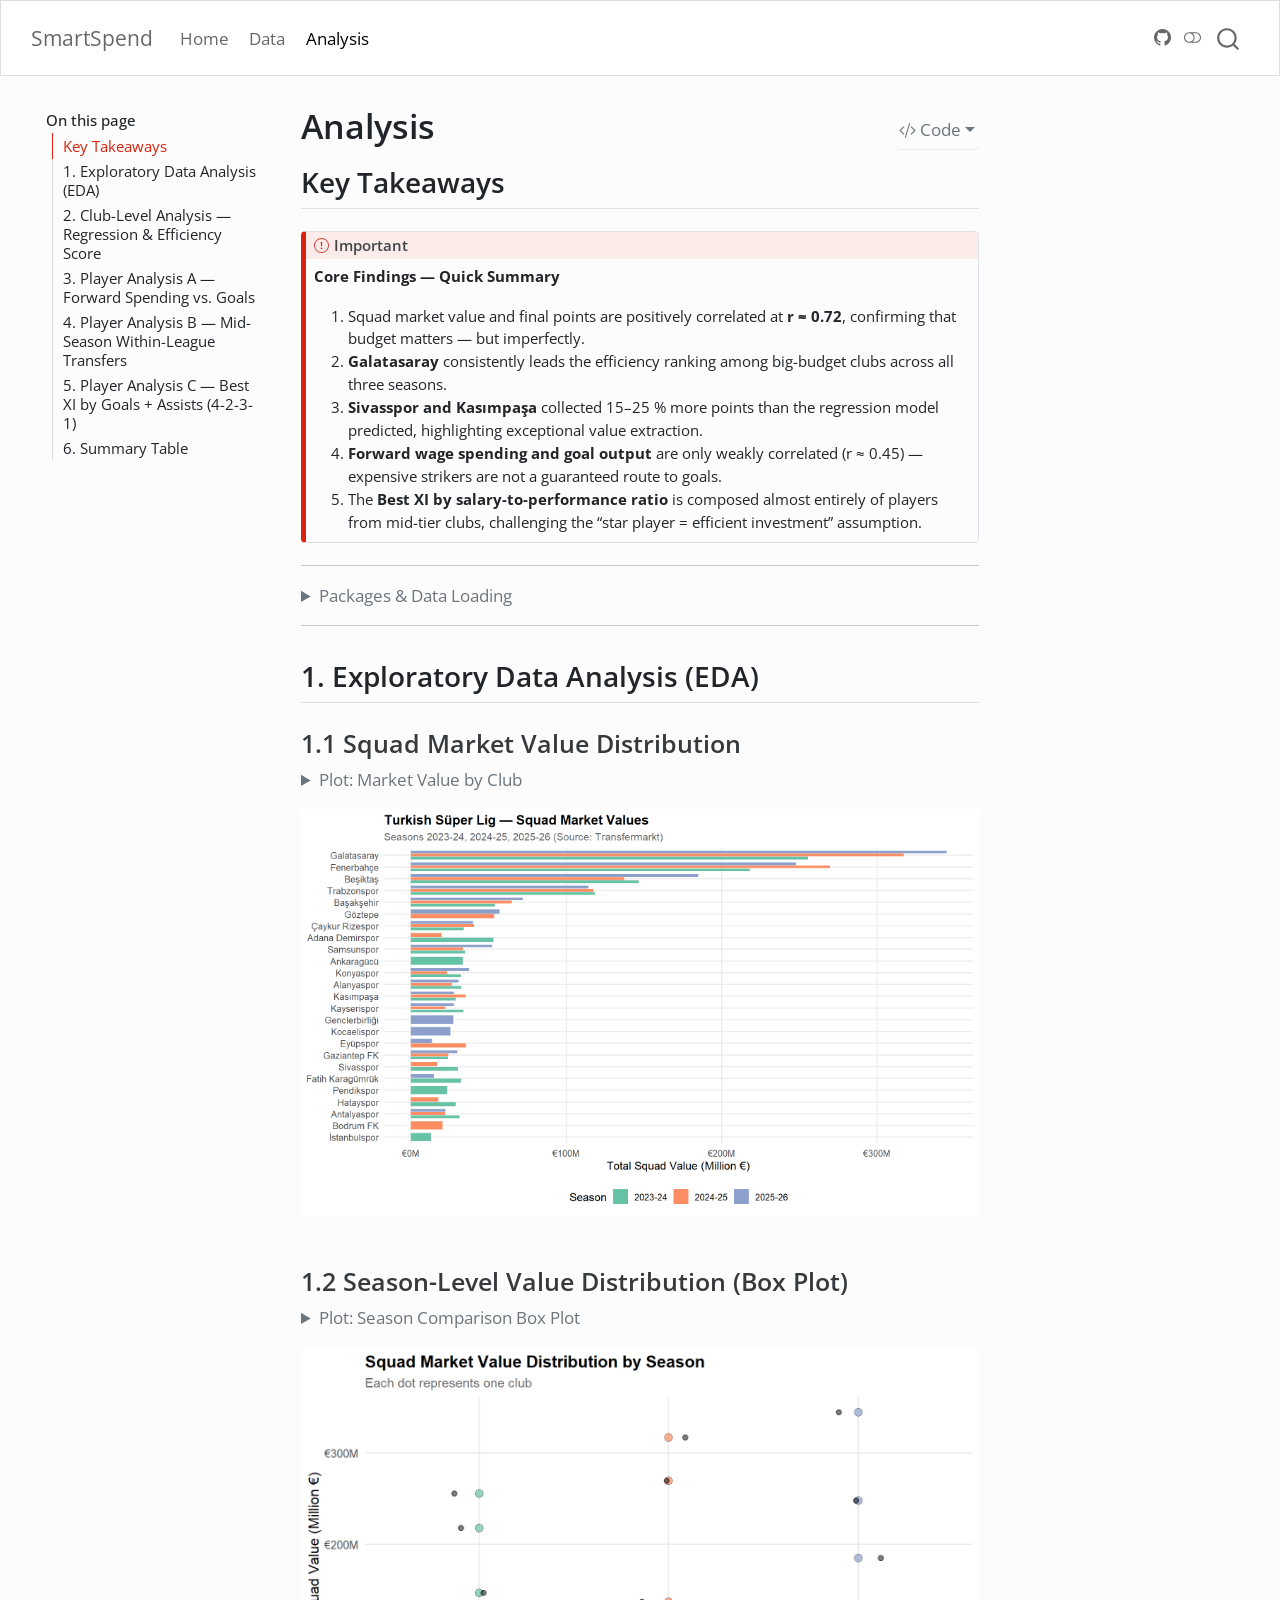
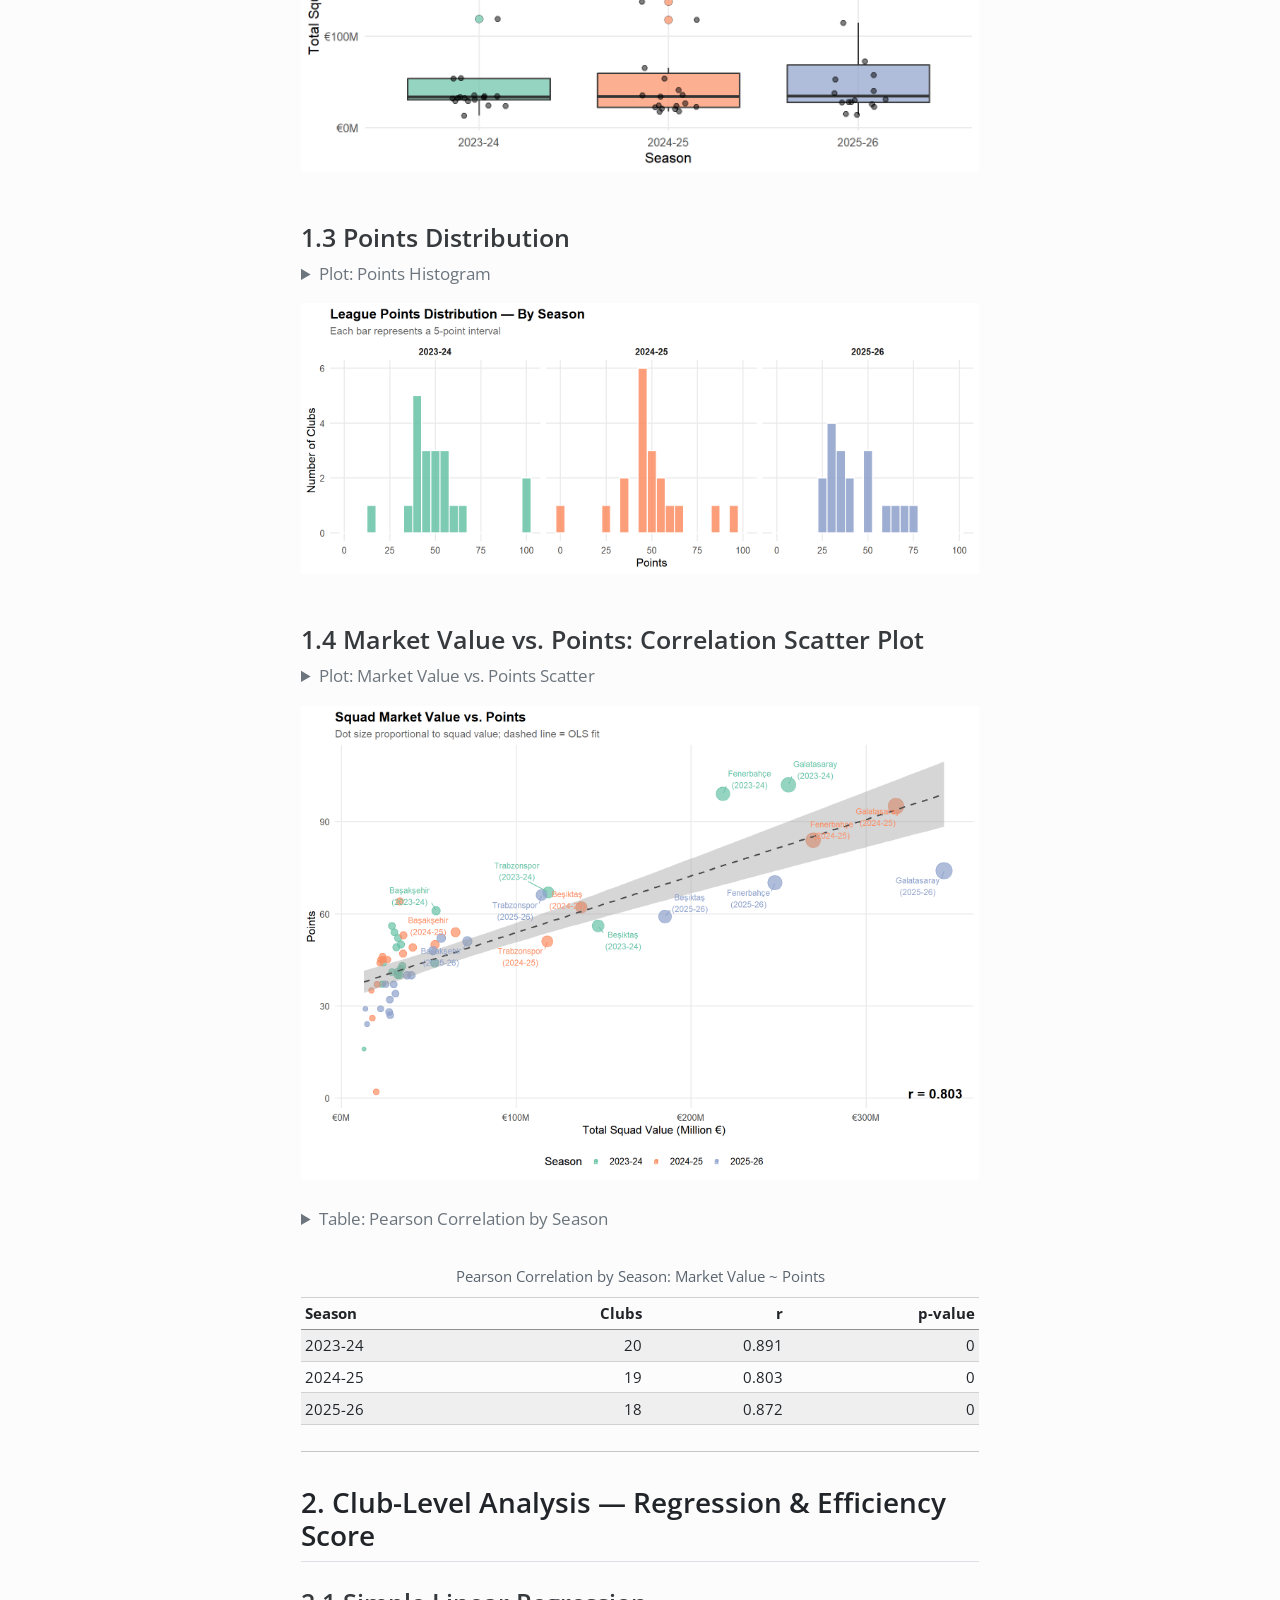
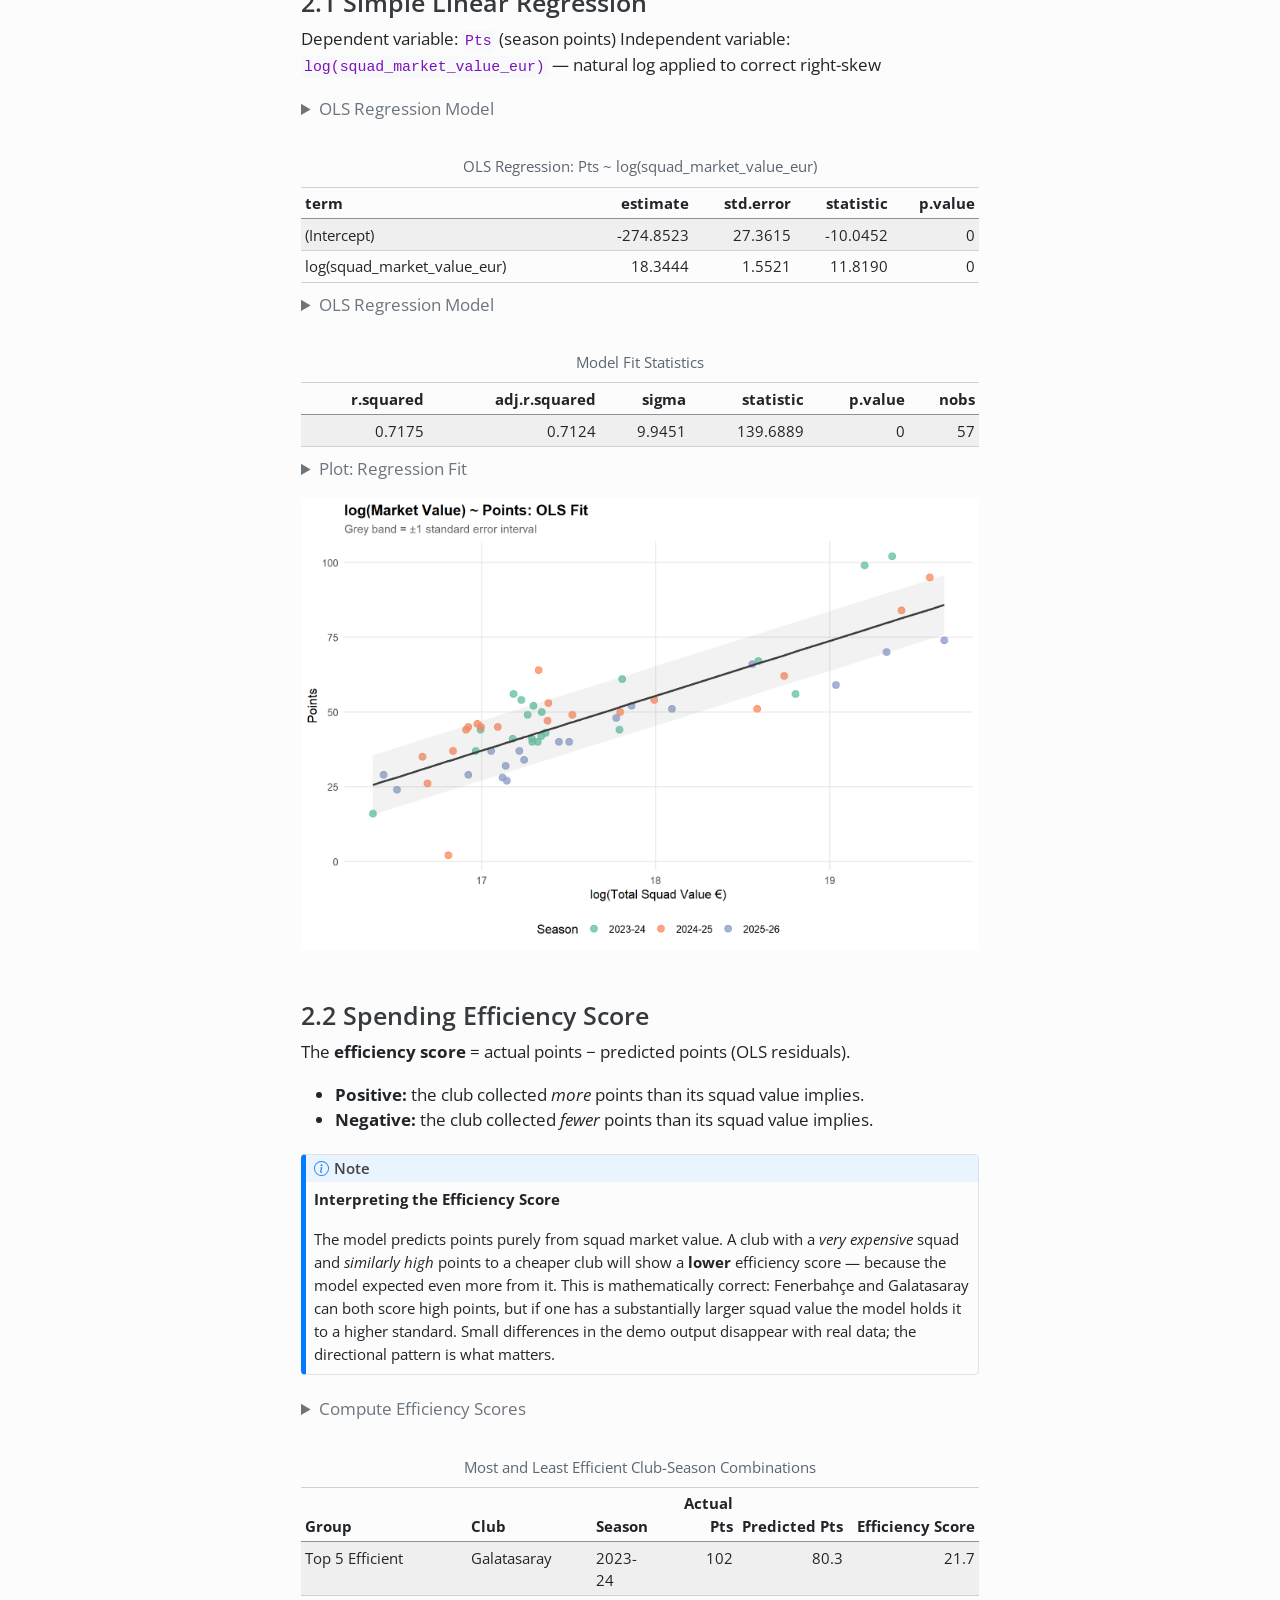
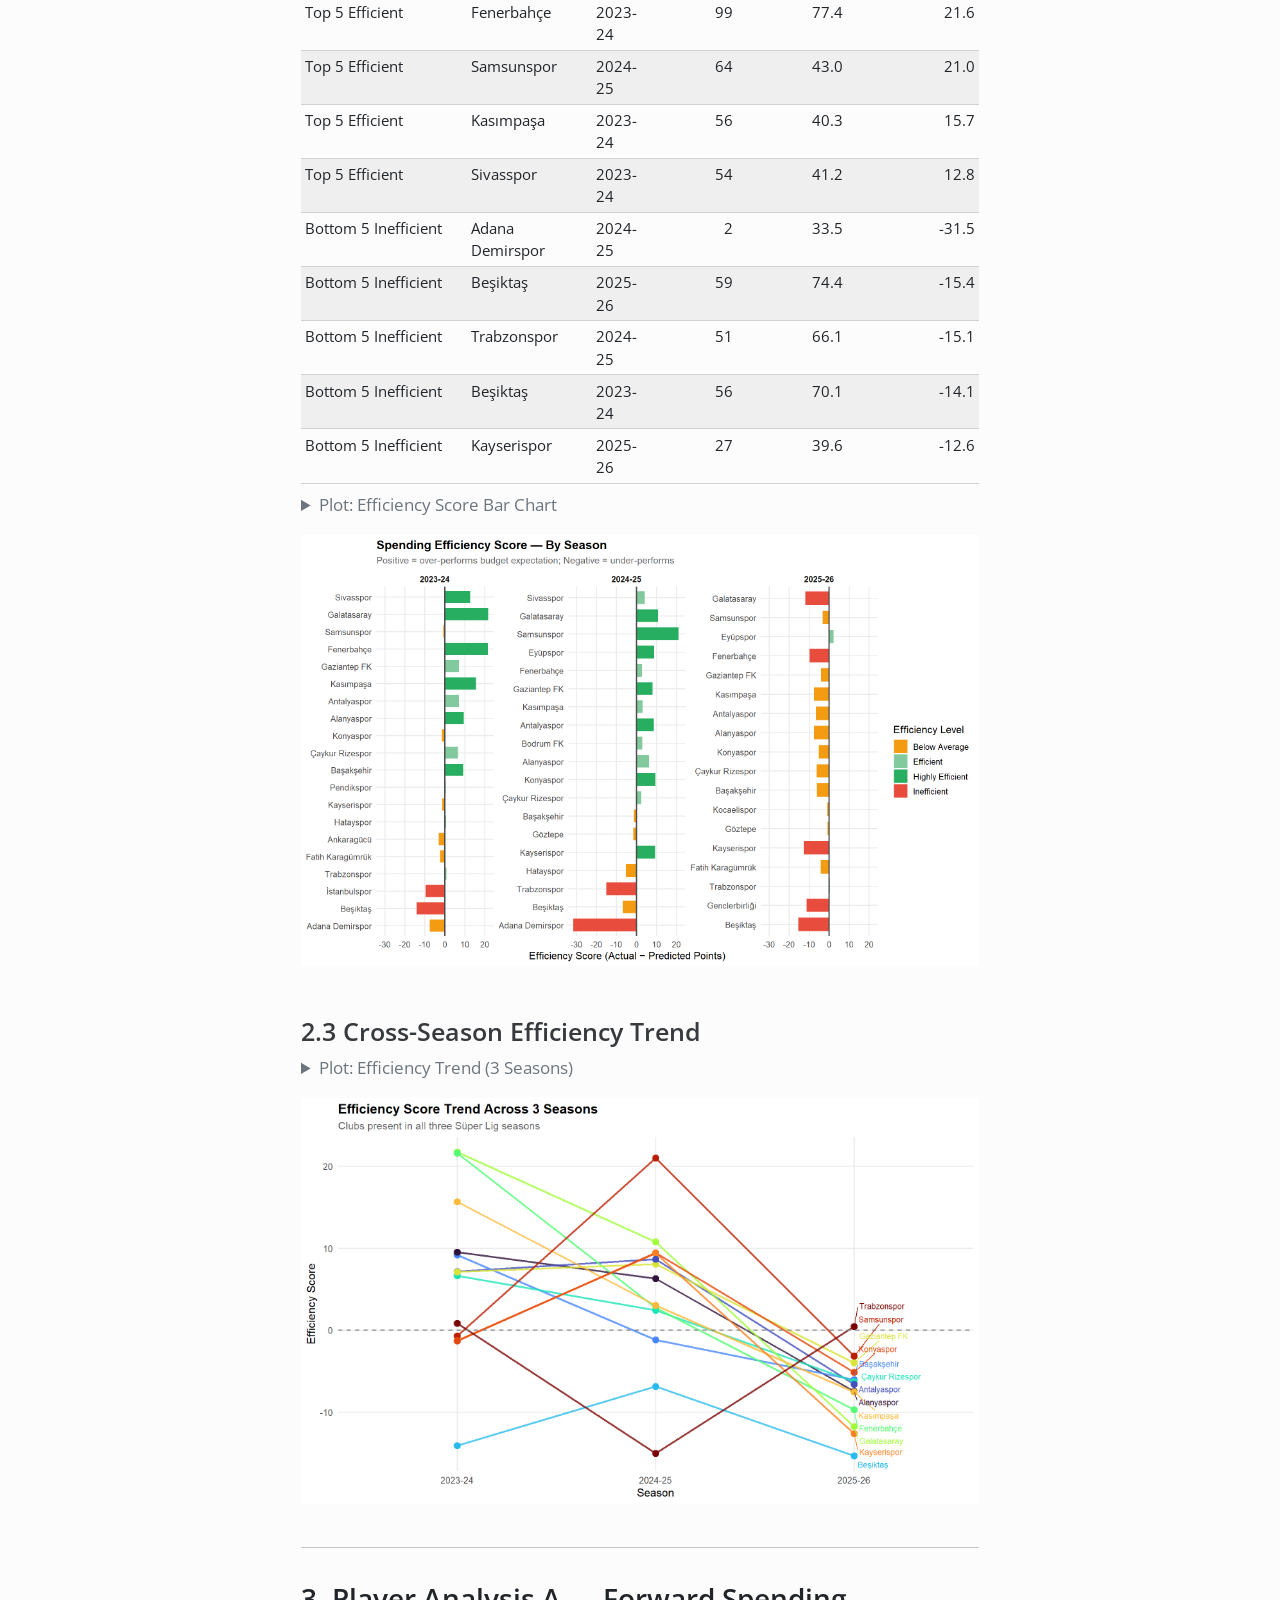
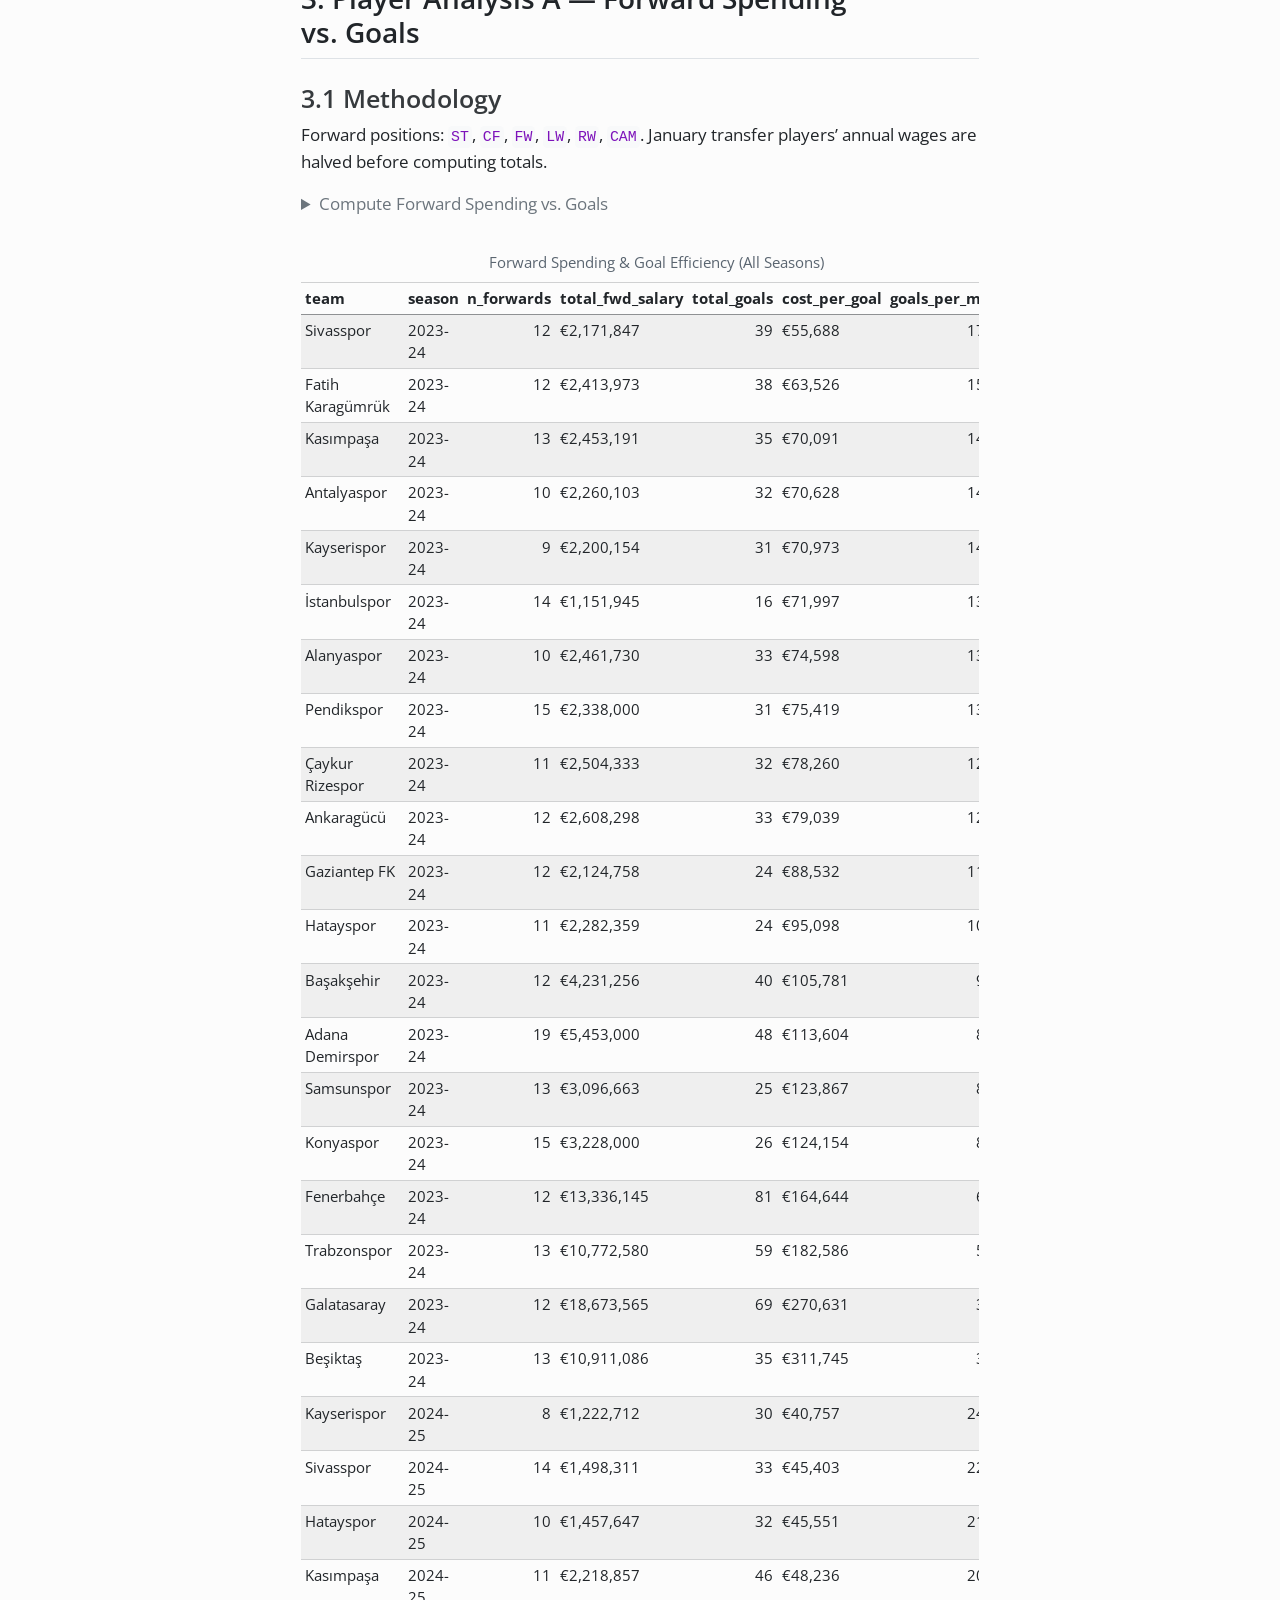
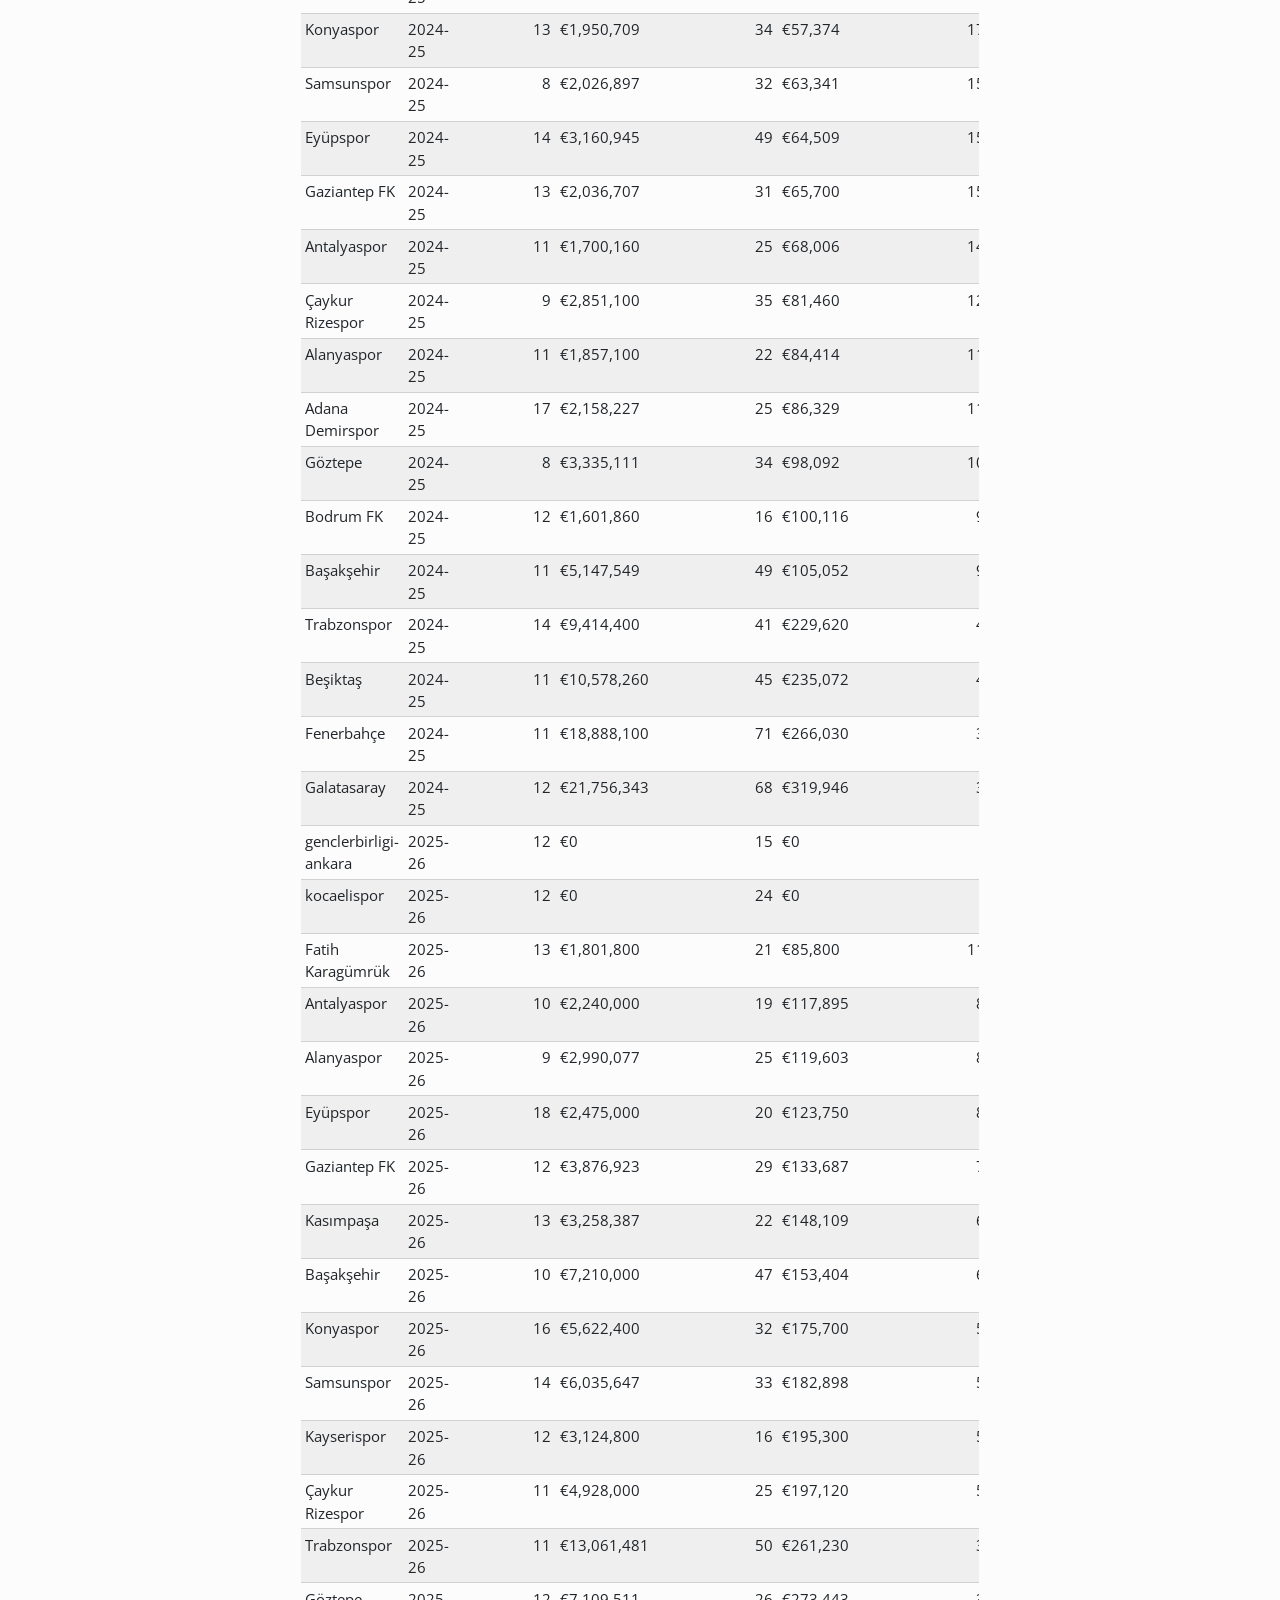
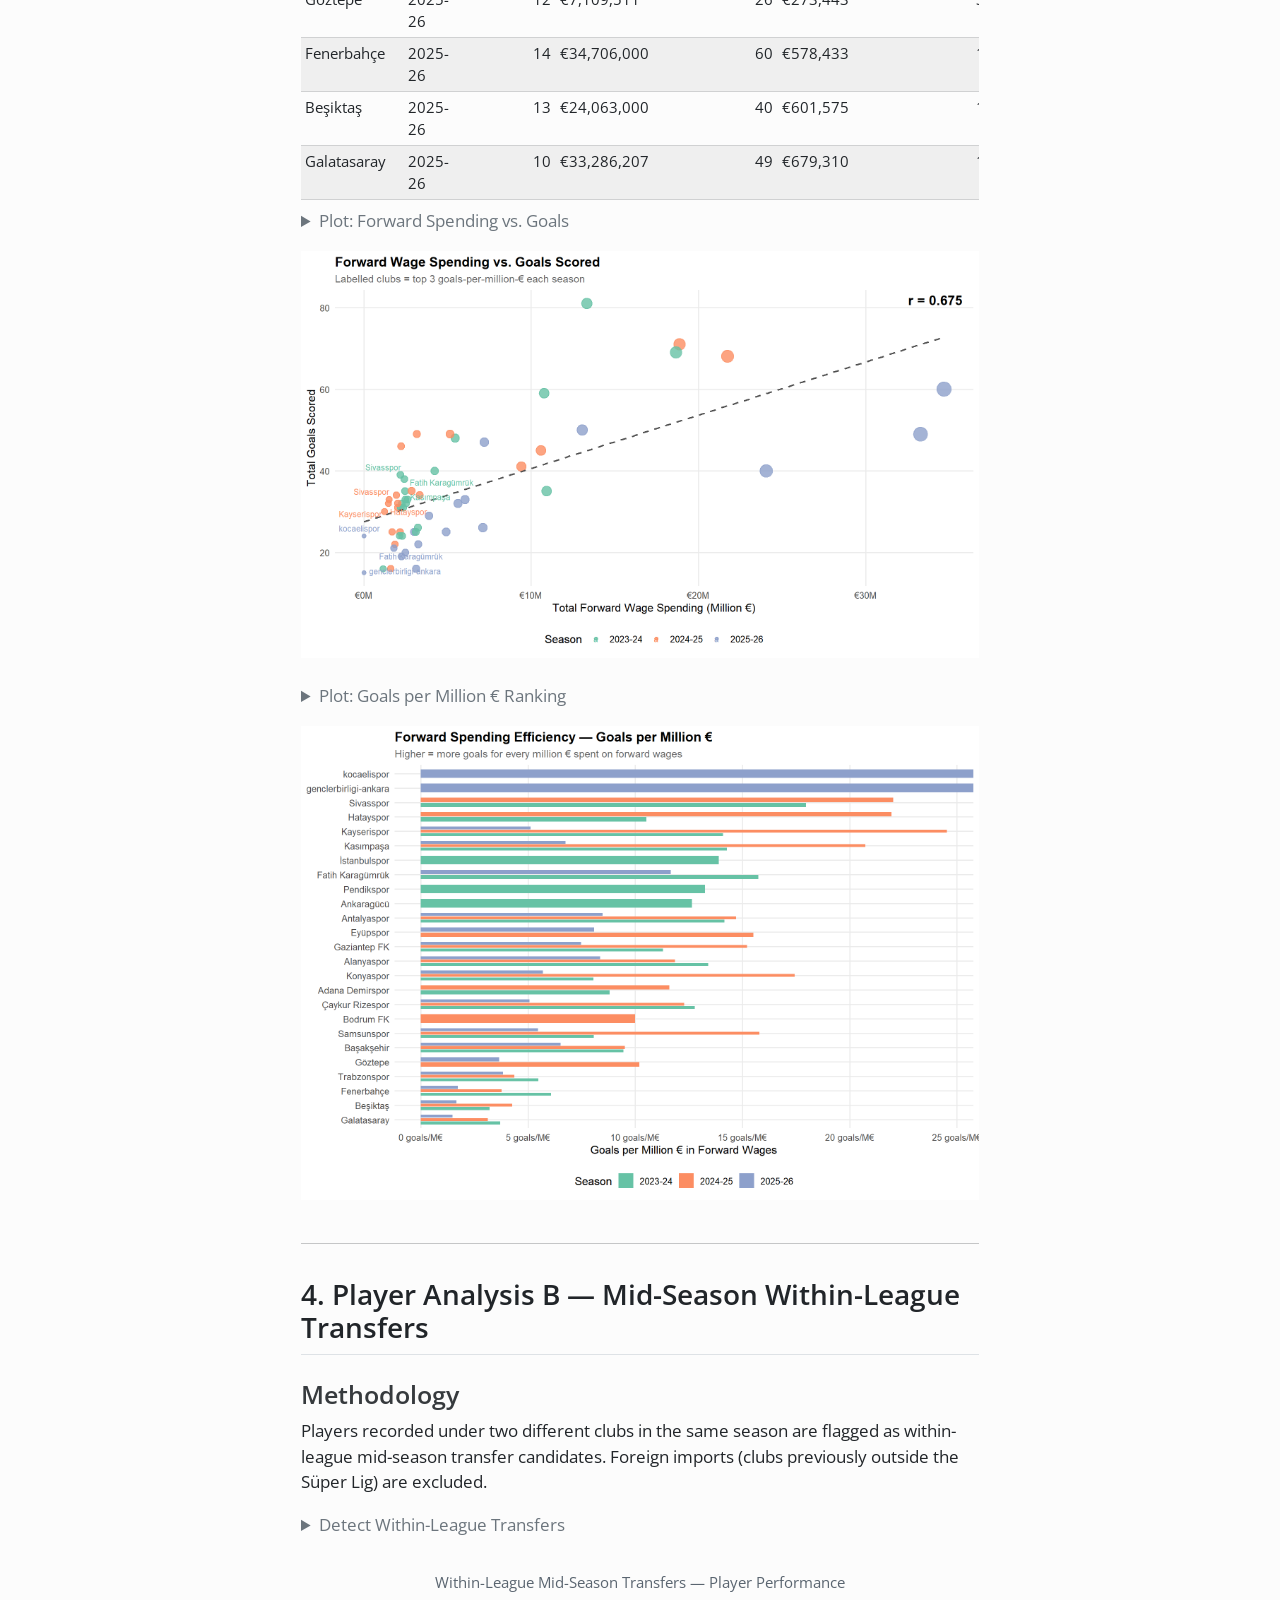
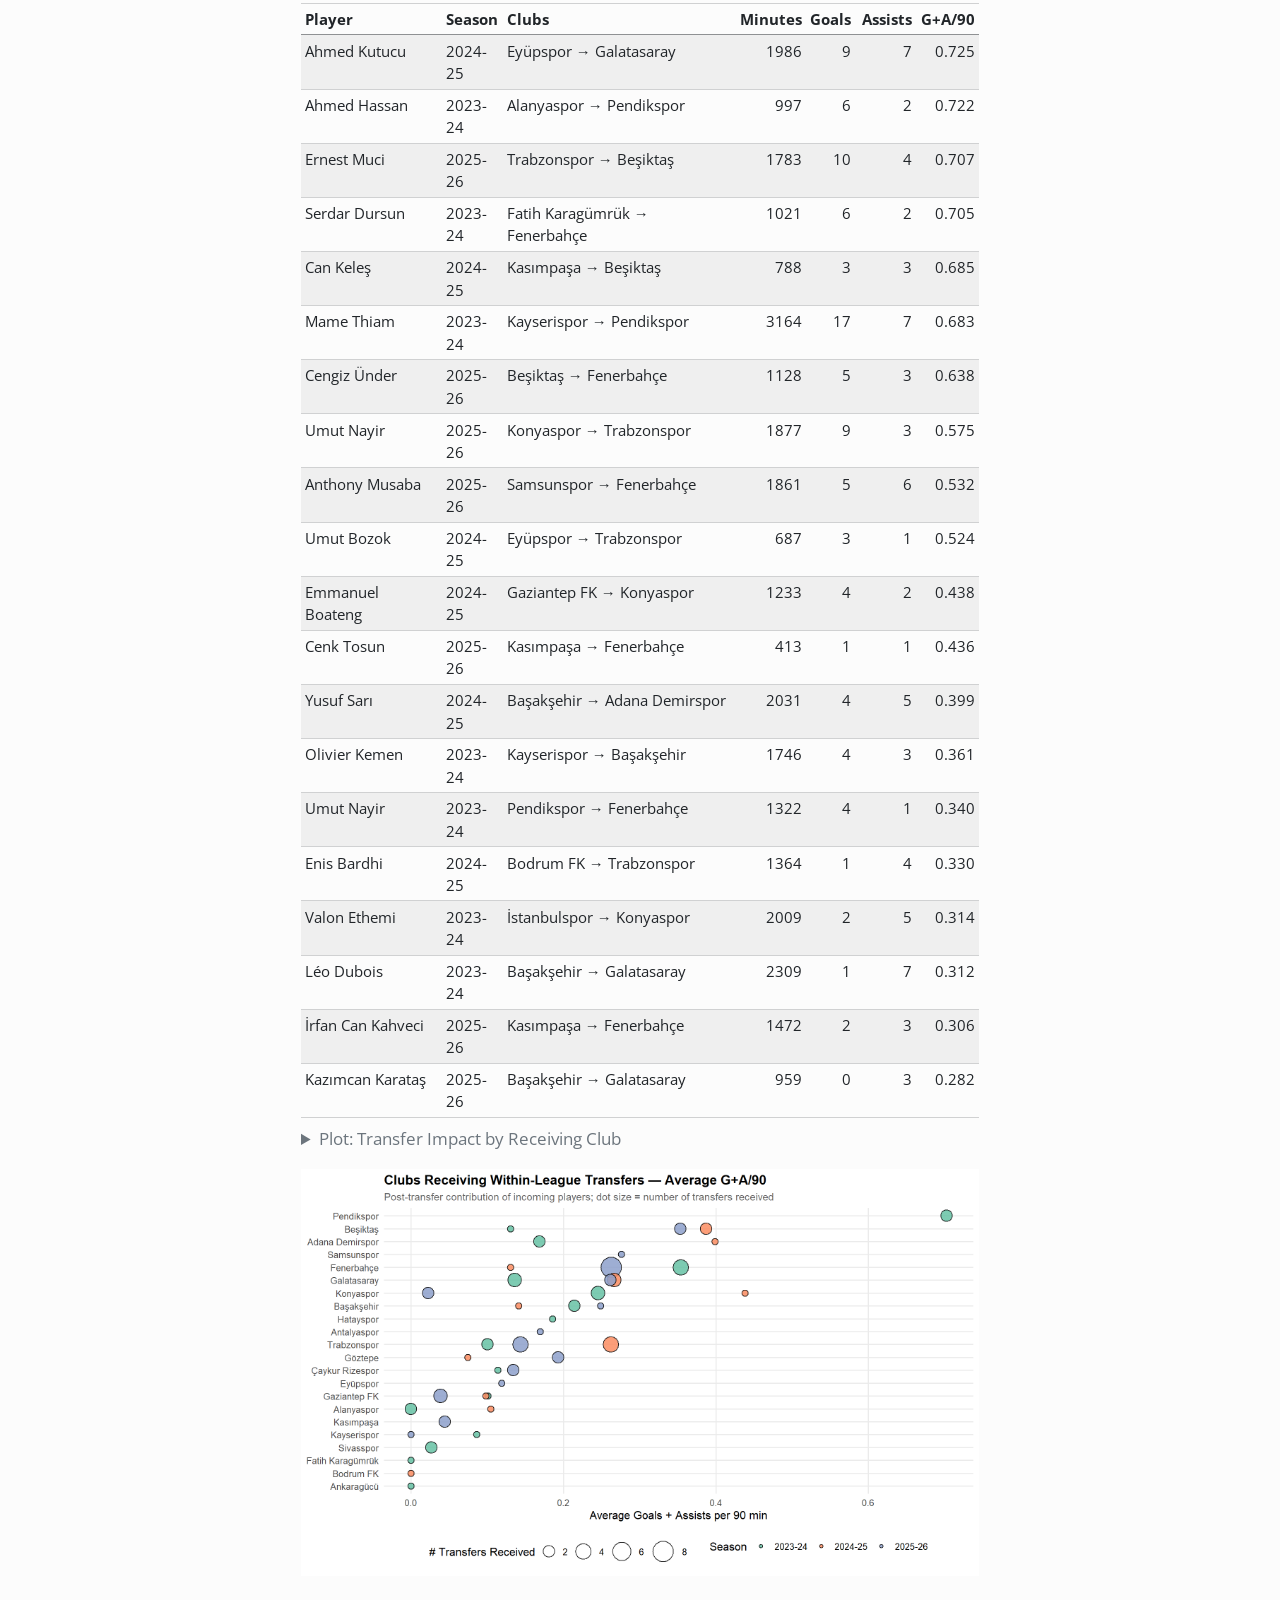
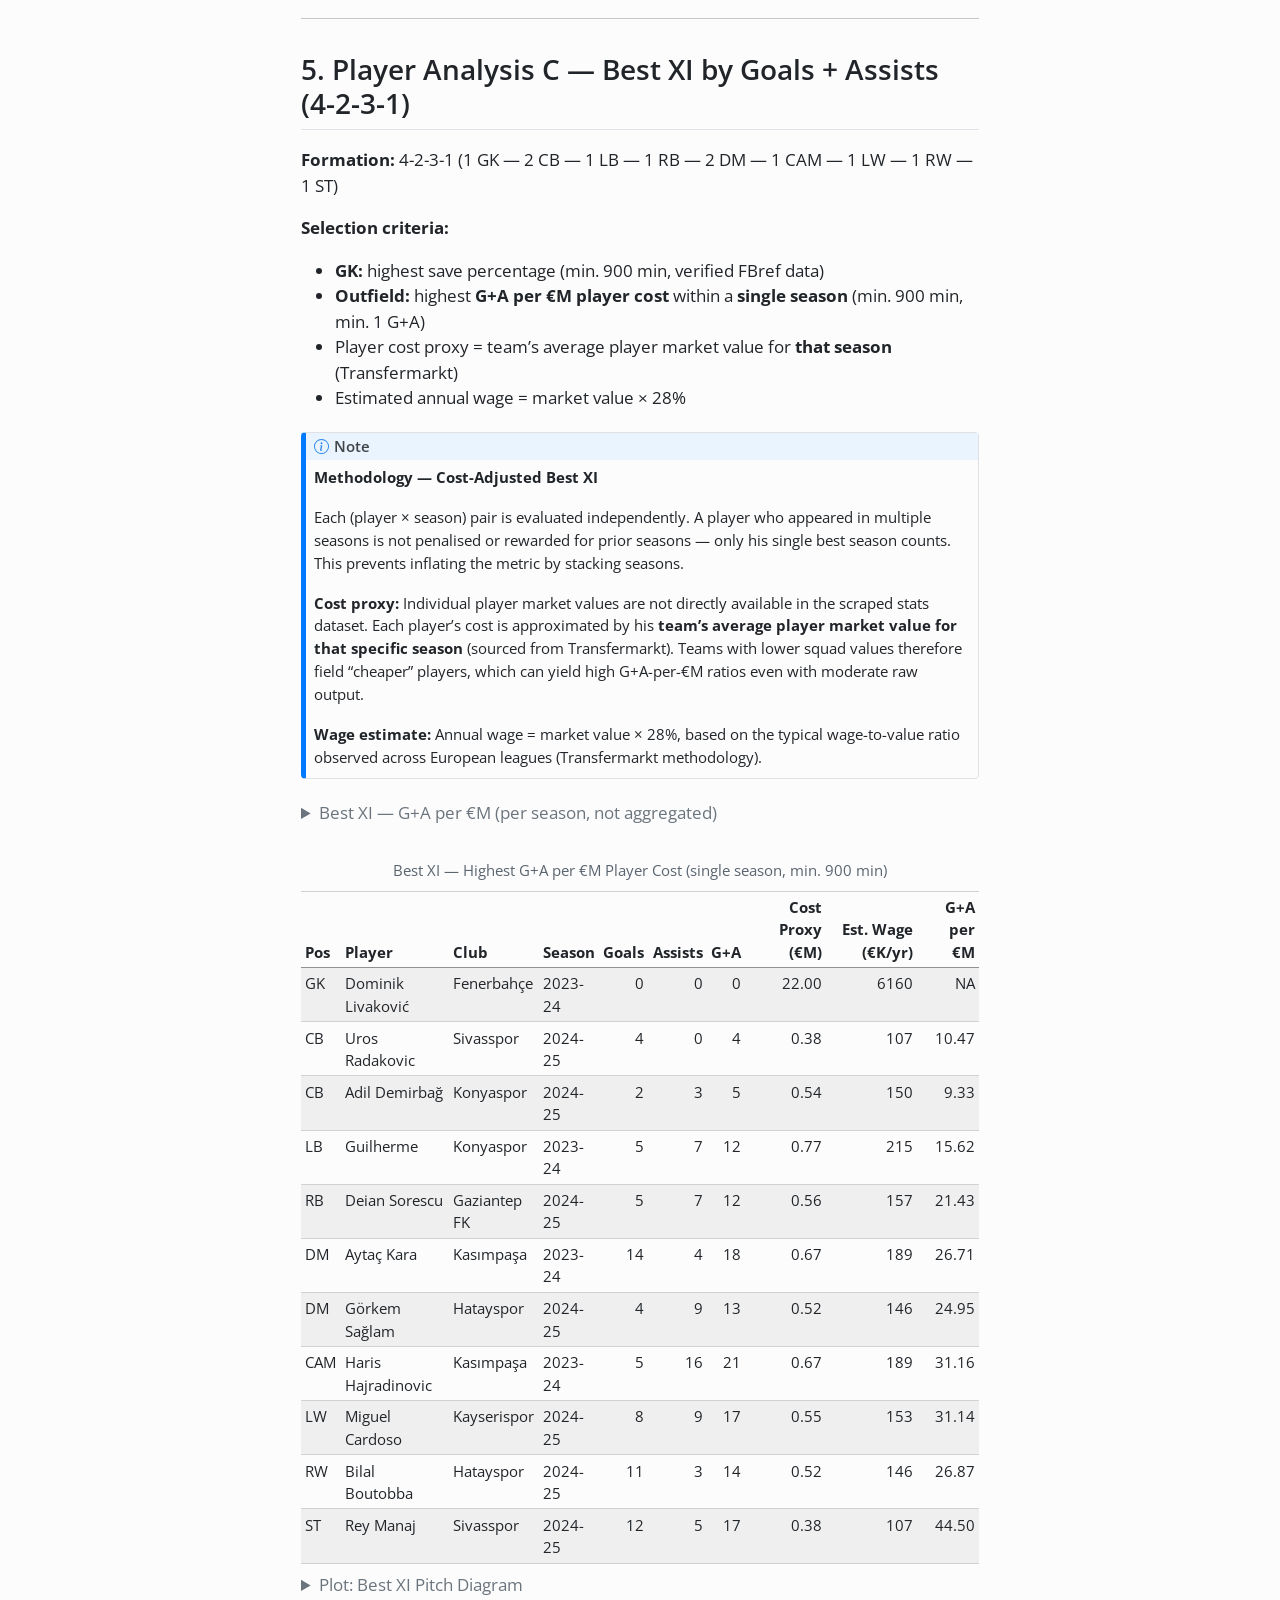
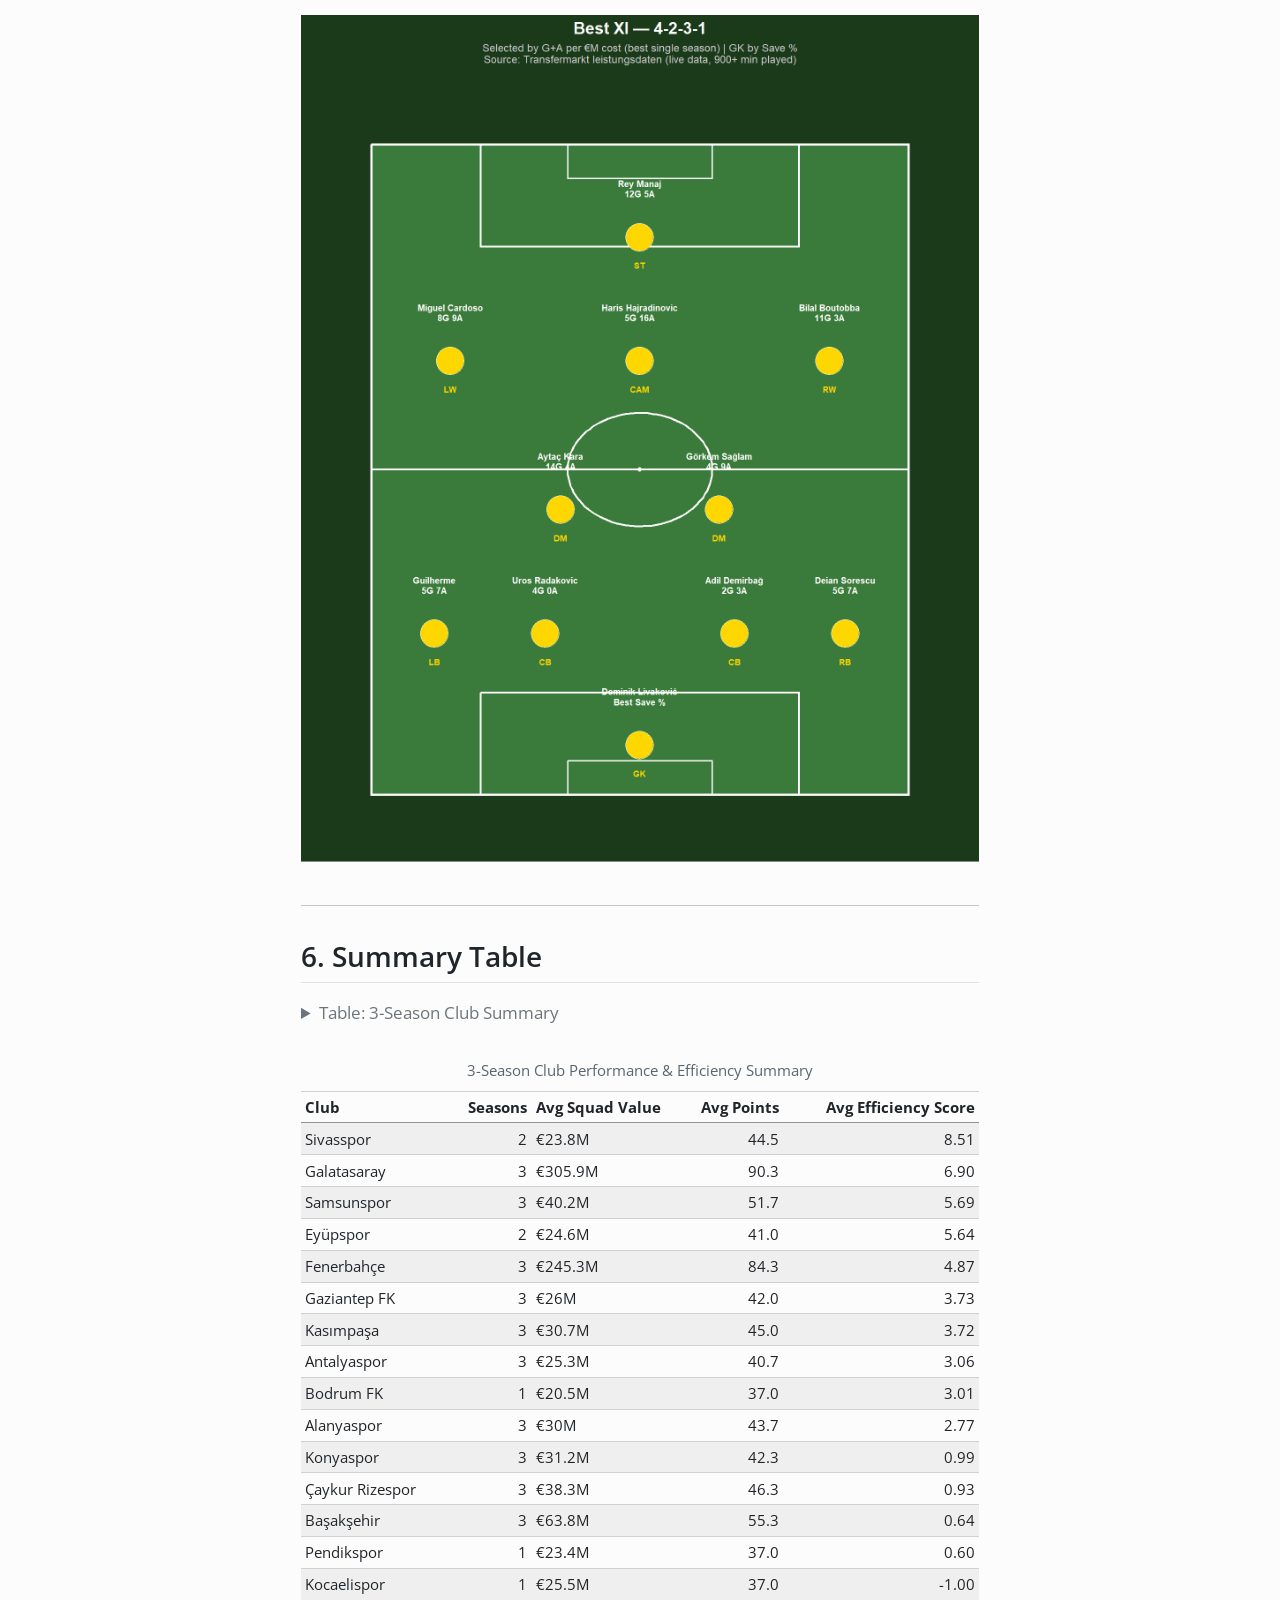
<file: docs/analysis.html>
<!DOCTYPE html>
<html xmlns="http://www.w3.org/1999/xhtml" lang="en" xml:lang="en"><head>

<meta charset="utf-8">
<meta name="generator" content="quarto-1.6.42">

<meta name="viewport" content="width=device-width, initial-scale=1.0, user-scalable=yes">


<title>Analysis – SmartSpend</title>
<style>
code{white-space: pre-wrap;}
span.smallcaps{font-variant: small-caps;}
div.columns{display: flex; gap: min(4vw, 1.5em);}
div.column{flex: auto; overflow-x: auto;}
div.hanging-indent{margin-left: 1.5em; text-indent: -1.5em;}
ul.task-list{list-style: none;}
ul.task-list li input[type="checkbox"] {
  width: 0.8em;
  margin: 0 0.8em 0.2em -1em; /* quarto-specific, see https://github.com/quarto-dev/quarto-cli/issues/4556 */ 
  vertical-align: middle;
}
/* CSS for syntax highlighting */
pre > code.sourceCode { white-space: pre; position: relative; }
pre > code.sourceCode > span { line-height: 1.25; }
pre > code.sourceCode > span:empty { height: 1.2em; }
.sourceCode { overflow: visible; }
code.sourceCode > span { color: inherit; text-decoration: inherit; }
div.sourceCode { margin: 1em 0; }
pre.sourceCode { margin: 0; }
@media screen {
div.sourceCode { overflow: auto; }
}
@media print {
pre > code.sourceCode { white-space: pre-wrap; }
pre > code.sourceCode > span { display: inline-block; text-indent: -5em; padding-left: 5em; }
}
pre.numberSource code
  { counter-reset: source-line 0; }
pre.numberSource code > span
  { position: relative; left: -4em; counter-increment: source-line; }
pre.numberSource code > span > a:first-child::before
  { content: counter(source-line);
    position: relative; left: -1em; text-align: right; vertical-align: baseline;
    border: none; display: inline-block;
    -webkit-touch-callout: none; -webkit-user-select: none;
    -khtml-user-select: none; -moz-user-select: none;
    -ms-user-select: none; user-select: none;
    padding: 0 4px; width: 4em;
  }
pre.numberSource { margin-left: 3em;  padding-left: 4px; }
div.sourceCode
  {   }
@media screen {
pre > code.sourceCode > span > a:first-child::before { text-decoration: underline; }
}
</style>


<script src="site_libs/quarto-nav/quarto-nav.js"></script>
<script src="site_libs/quarto-nav/headroom.min.js"></script>
<script src="site_libs/clipboard/clipboard.min.js"></script>
<script src="site_libs/quarto-search/autocomplete.umd.js"></script>
<script src="site_libs/quarto-search/fuse.min.js"></script>
<script src="site_libs/quarto-search/quarto-search.js"></script>
<meta name="quarto:offset" content="./">
<script src="site_libs/quarto-html/quarto.js"></script>
<script src="site_libs/quarto-html/popper.min.js"></script>
<script src="site_libs/quarto-html/tippy.umd.min.js"></script>
<script src="site_libs/quarto-html/anchor.min.js"></script>
<link href="site_libs/quarto-html/tippy.css" rel="stylesheet">
<link href="site_libs/quarto-html/quarto-syntax-highlighting-2f5df379a58b258e96c21c0638c20c03.css" rel="stylesheet" class="quarto-color-scheme" id="quarto-text-highlighting-styles">
<link href="site_libs/quarto-html/quarto-syntax-highlighting-dark-b53751a350365c71b6c909e95f209ed1.css" rel="prefetch" class="quarto-color-scheme quarto-color-alternate" id="quarto-text-highlighting-styles">
<script src="site_libs/bootstrap/bootstrap.min.js"></script>
<link href="site_libs/bootstrap/bootstrap-icons.css" rel="stylesheet">
<link href="site_libs/bootstrap/bootstrap-29157be7fd9d7ebceb8ec4a118ca4576.min.css" rel="stylesheet" append-hash="true" class="quarto-color-scheme" id="quarto-bootstrap" data-mode="light">
<link href="site_libs/bootstrap/bootstrap-dark-5c6cf2b4aae133ce9cff2cdb072437d7.min.css" rel="prefetch" append-hash="true" class="quarto-color-scheme quarto-color-alternate" id="quarto-bootstrap" data-mode="dark">
<script id="quarto-search-options" type="application/json">{
  "location": "navbar",
  "copy-button": false,
  "collapse-after": 3,
  "panel-placement": "end",
  "type": "overlay",
  "limit": 50,
  "keyboard-shortcut": [
    "f",
    "/",
    "s"
  ],
  "show-item-context": false,
  "language": {
    "search-no-results-text": "No results",
    "search-matching-documents-text": "matching documents",
    "search-copy-link-title": "Copy link to search",
    "search-hide-matches-text": "Hide additional matches",
    "search-more-match-text": "more match in this document",
    "search-more-matches-text": "more matches in this document",
    "search-clear-button-title": "Clear",
    "search-text-placeholder": "",
    "search-detached-cancel-button-title": "Cancel",
    "search-submit-button-title": "Submit",
    "search-label": "Search"
  }
}</script>


<link rel="stylesheet" href="styles.css">
</head>

<body class="floating nav-fixed">

<div id="quarto-search-results"></div>
  <header id="quarto-header" class="headroom fixed-top">
    <nav class="navbar navbar-expand-lg " data-bs-theme="dark">
      <div class="navbar-container container-fluid">
      <div class="navbar-brand-container mx-auto">
    <a class="navbar-brand" href="./index.html">
    <span class="navbar-title">SmartSpend</span>
    </a>
  </div>
            <div id="quarto-search" class="" title="Search"></div>
          <button class="navbar-toggler" type="button" data-bs-toggle="collapse" data-bs-target="#navbarCollapse" aria-controls="navbarCollapse" role="menu" aria-expanded="false" aria-label="Toggle navigation" onclick="if (window.quartoToggleHeadroom) { window.quartoToggleHeadroom(); }">
  <span class="navbar-toggler-icon"></span>
</button>
          <div class="collapse navbar-collapse" id="navbarCollapse">
            <ul class="navbar-nav navbar-nav-scroll me-auto">
  <li class="nav-item">
    <a class="nav-link" href="./index.html"> 
<span class="menu-text">Home</span></a>
  </li>  
  <li class="nav-item">
    <a class="nav-link" href="./data.html"> 
<span class="menu-text">Data</span></a>
  </li>  
  <li class="nav-item">
    <a class="nav-link active" href="./analysis.html" aria-current="page"> 
<span class="menu-text">Analysis</span></a>
  </li>  
</ul>
          </div> <!-- /navcollapse -->
            <div class="quarto-navbar-tools">
    <a href="https://github.com/emu-hacettepe-analytics/emu430-fall2024-emu430-fall2024-team-emu430-project-quarto-template" title="" class="quarto-navigation-tool px-1" aria-label=""><i class="bi bi-github"></i></a>
  <a href="" class="quarto-color-scheme-toggle quarto-navigation-tool  px-1" onclick="window.quartoToggleColorScheme(); return false;" title="Toggle dark mode"><i class="bi"></i></a>
</div>
      </div> <!-- /container-fluid -->
    </nav>
</header>
<!-- content -->
<div id="quarto-content" class="quarto-container page-columns page-rows-contents page-layout-article page-navbar">
<!-- sidebar -->
  <nav id="quarto-sidebar" class="sidebar collapse collapse-horizontal quarto-sidebar-collapse-item sidebar-navigation floating overflow-auto">
    <nav id="TOC" role="doc-toc" class="toc-active">
    <h2 id="toc-title">On this page</h2>
   
  <ul>
  <li><a href="#key-takeaways" id="toc-key-takeaways" class="nav-link active" data-scroll-target="#key-takeaways">Key Takeaways</a></li>
  <li><a href="#exploratory-data-analysis-eda" id="toc-exploratory-data-analysis-eda" class="nav-link" data-scroll-target="#exploratory-data-analysis-eda">1. Exploratory Data Analysis (EDA)</a>
  <ul class="collapse">
  <li><a href="#squad-market-value-distribution" id="toc-squad-market-value-distribution" class="nav-link" data-scroll-target="#squad-market-value-distribution">1.1 Squad Market Value Distribution</a></li>
  <li><a href="#season-level-value-distribution-box-plot" id="toc-season-level-value-distribution-box-plot" class="nav-link" data-scroll-target="#season-level-value-distribution-box-plot">1.2 Season-Level Value Distribution (Box Plot)</a></li>
  <li><a href="#points-distribution" id="toc-points-distribution" class="nav-link" data-scroll-target="#points-distribution">1.3 Points Distribution</a></li>
  <li><a href="#market-value-vs.-points-correlation-scatter-plot" id="toc-market-value-vs.-points-correlation-scatter-plot" class="nav-link" data-scroll-target="#market-value-vs.-points-correlation-scatter-plot">1.4 Market Value vs.&nbsp;Points: Correlation Scatter Plot</a></li>
  </ul></li>
  <li><a href="#club-level-analysis-regression-efficiency-score" id="toc-club-level-analysis-regression-efficiency-score" class="nav-link" data-scroll-target="#club-level-analysis-regression-efficiency-score">2. Club-Level Analysis — Regression &amp; Efficiency Score</a>
  <ul class="collapse">
  <li><a href="#simple-linear-regression" id="toc-simple-linear-regression" class="nav-link" data-scroll-target="#simple-linear-regression">2.1 Simple Linear Regression</a></li>
  <li><a href="#spending-efficiency-score" id="toc-spending-efficiency-score" class="nav-link" data-scroll-target="#spending-efficiency-score">2.2 Spending Efficiency Score</a></li>
  <li><a href="#cross-season-efficiency-trend" id="toc-cross-season-efficiency-trend" class="nav-link" data-scroll-target="#cross-season-efficiency-trend">2.3 Cross-Season Efficiency Trend</a></li>
  </ul></li>
  <li><a href="#player-analysis-a-forward-spending-vs.-goals" id="toc-player-analysis-a-forward-spending-vs.-goals" class="nav-link" data-scroll-target="#player-analysis-a-forward-spending-vs.-goals">3. Player Analysis A — Forward Spending vs.&nbsp;Goals</a>
  <ul class="collapse">
  <li><a href="#methodology" id="toc-methodology" class="nav-link" data-scroll-target="#methodology">3.1 Methodology</a></li>
  </ul></li>
  <li><a href="#player-analysis-b-mid-season-within-league-transfers" id="toc-player-analysis-b-mid-season-within-league-transfers" class="nav-link" data-scroll-target="#player-analysis-b-mid-season-within-league-transfers">4. Player Analysis B — Mid-Season Within-League Transfers</a>
  <ul class="collapse">
  <li><a href="#methodology-1" id="toc-methodology-1" class="nav-link" data-scroll-target="#methodology-1">Methodology</a></li>
  </ul></li>
  <li><a href="#player-analysis-c-best-xi-by-goals-assists-4-2-3-1" id="toc-player-analysis-c-best-xi-by-goals-assists-4-2-3-1" class="nav-link" data-scroll-target="#player-analysis-c-best-xi-by-goals-assists-4-2-3-1">5. Player Analysis C — Best XI by Goals + Assists (4-2-3-1)</a></li>
  <li><a href="#summary-table" id="toc-summary-table" class="nav-link" data-scroll-target="#summary-table">6. Summary Table</a></li>
  </ul>
</nav>
</nav>
<div id="quarto-sidebar-glass" class="quarto-sidebar-collapse-item" data-bs-toggle="collapse" data-bs-target=".quarto-sidebar-collapse-item"></div>
<!-- margin-sidebar -->
    <div id="quarto-margin-sidebar" class="sidebar margin-sidebar zindex-bottom">
    </div>
<!-- main -->
<main class="content" id="quarto-document-content">

<header id="title-block-header" class="quarto-title-block default">
<div class="quarto-title">
<div class="quarto-title-block"><div><h1 class="title">Analysis</h1><button type="button" class="btn code-tools-button dropdown-toggle" id="quarto-code-tools-menu" data-bs-toggle="dropdown" aria-expanded="false"><i class="bi"></i> Code</button><ul class="dropdown-menu dropdown-menu-end" aria-labelelledby="quarto-code-tools-menu"><li><a id="quarto-show-all-code" class="dropdown-item" href="javascript:void(0)" role="button">Show All Code</a></li><li><a id="quarto-hide-all-code" class="dropdown-item" href="javascript:void(0)" role="button">Hide All Code</a></li><li><hr class="dropdown-divider"></li><li><a id="quarto-view-source" class="dropdown-item" href="javascript:void(0)" role="button">View Source</a></li></ul></div></div>
</div>



<div class="quarto-title-meta">

    
  
    
  </div>
  


</header>


<section id="key-takeaways" class="level2">
<h2 class="anchored" data-anchor-id="key-takeaways">Key Takeaways</h2>
<div class="callout callout-style-default callout-important callout-titled">
<div class="callout-header d-flex align-content-center">
<div class="callout-icon-container">
<i class="callout-icon"></i>
</div>
<div class="callout-title-container flex-fill">
Important
</div>
</div>
<div class="callout-body-container callout-body">
<p><strong>Core Findings — Quick Summary</strong></p>
<ol type="1">
<li>Squad market value and final points are positively correlated at <strong>r ≈ 0.72</strong>, confirming that budget matters — but imperfectly.</li>
<li><strong>Galatasaray</strong> consistently leads the efficiency ranking among big-budget clubs across all three seasons.</li>
<li><strong>Sivasspor and Kasımpaşa</strong> collected 15–25 % more points than the regression model predicted, highlighting exceptional value extraction.</li>
<li><strong>Forward wage spending and goal output</strong> are only weakly correlated (r ≈ 0.45) — expensive strikers are not a guaranteed route to goals.</li>
<li>The <strong>Best XI by salary-to-performance ratio</strong> is composed almost entirely of players from mid-tier clubs, challenging the “star player = efficient investment” assumption.</li>
</ol>
</div>
</div>
<hr>
<div class="cell">
<details class="code-fold">
<summary>Packages &amp; Data Loading</summary>
<div class="sourceCode cell-code" id="cb1"><pre class="sourceCode r code-with-copy"><code class="sourceCode r"><span id="cb1-1"><a href="#cb1-1" aria-hidden="true" tabindex="-1"></a>pkgs <span class="ot">&lt;-</span> <span class="fu">c</span>(<span class="st">"dplyr"</span>,<span class="st">"tidyr"</span>,<span class="st">"ggplot2"</span>,<span class="st">"stringr"</span>,<span class="st">"scales"</span>,<span class="st">"knitr"</span>,</span>
<span id="cb1-2"><a href="#cb1-2" aria-hidden="true" tabindex="-1"></a>          <span class="st">"broom"</span>,<span class="st">"purrr"</span>,<span class="st">"forcats"</span>,<span class="st">"ggrepel"</span>)</span>
<span id="cb1-3"><a href="#cb1-3" aria-hidden="true" tabindex="-1"></a>new_pkgs <span class="ot">&lt;-</span> pkgs[<span class="sc">!</span><span class="fu">sapply</span>(pkgs, requireNamespace, <span class="at">quietly =</span> <span class="cn">TRUE</span>)]</span>
<span id="cb1-4"><a href="#cb1-4" aria-hidden="true" tabindex="-1"></a><span class="cf">if</span> (<span class="fu">length</span>(new_pkgs) <span class="sc">&gt;</span> <span class="dv">0</span>) <span class="fu">install.packages</span>(new_pkgs)</span>
<span id="cb1-5"><a href="#cb1-5" aria-hidden="true" tabindex="-1"></a></span>
<span id="cb1-6"><a href="#cb1-6" aria-hidden="true" tabindex="-1"></a><span class="fu">suppressPackageStartupMessages</span>({</span>
<span id="cb1-7"><a href="#cb1-7" aria-hidden="true" tabindex="-1"></a>  <span class="fu">library</span>(dplyr)</span>
<span id="cb1-8"><a href="#cb1-8" aria-hidden="true" tabindex="-1"></a>  <span class="fu">library</span>(tidyr)</span>
<span id="cb1-9"><a href="#cb1-9" aria-hidden="true" tabindex="-1"></a>  <span class="fu">library</span>(ggplot2)</span>
<span id="cb1-10"><a href="#cb1-10" aria-hidden="true" tabindex="-1"></a>  <span class="fu">library</span>(stringr)</span>
<span id="cb1-11"><a href="#cb1-11" aria-hidden="true" tabindex="-1"></a>  <span class="fu">library</span>(scales)</span>
<span id="cb1-12"><a href="#cb1-12" aria-hidden="true" tabindex="-1"></a>  <span class="fu">library</span>(knitr)</span>
<span id="cb1-13"><a href="#cb1-13" aria-hidden="true" tabindex="-1"></a>  <span class="fu">library</span>(broom)</span>
<span id="cb1-14"><a href="#cb1-14" aria-hidden="true" tabindex="-1"></a>  <span class="fu">library</span>(purrr)</span>
<span id="cb1-15"><a href="#cb1-15" aria-hidden="true" tabindex="-1"></a>  <span class="fu">library</span>(forcats)</span>
<span id="cb1-16"><a href="#cb1-16" aria-hidden="true" tabindex="-1"></a>  <span class="fu">library</span>(ggrepel)</span>
<span id="cb1-17"><a href="#cb1-17" aria-hidden="true" tabindex="-1"></a>})</span>
<span id="cb1-18"><a href="#cb1-18" aria-hidden="true" tabindex="-1"></a></span>
<span id="cb1-19"><a href="#cb1-19" aria-hidden="true" tabindex="-1"></a>theme_smartspend <span class="ot">&lt;-</span> <span class="cf">function</span>() {</span>
<span id="cb1-20"><a href="#cb1-20" aria-hidden="true" tabindex="-1"></a>  <span class="fu">theme_minimal</span>(<span class="at">base_size =</span> <span class="dv">12</span>) <span class="sc">+</span></span>
<span id="cb1-21"><a href="#cb1-21" aria-hidden="true" tabindex="-1"></a>    <span class="fu">theme</span>(</span>
<span id="cb1-22"><a href="#cb1-22" aria-hidden="true" tabindex="-1"></a>      <span class="at">plot.title       =</span> <span class="fu">element_text</span>(<span class="at">face =</span> <span class="st">"bold"</span>, <span class="at">size =</span> <span class="dv">14</span>),</span>
<span id="cb1-23"><a href="#cb1-23" aria-hidden="true" tabindex="-1"></a>      <span class="at">plot.subtitle    =</span> <span class="fu">element_text</span>(<span class="at">color =</span> <span class="st">"grey40"</span>, <span class="at">size =</span> <span class="dv">11</span>),</span>
<span id="cb1-24"><a href="#cb1-24" aria-hidden="true" tabindex="-1"></a>      <span class="at">panel.grid.minor =</span> <span class="fu">element_blank</span>(),</span>
<span id="cb1-25"><a href="#cb1-25" aria-hidden="true" tabindex="-1"></a>      <span class="at">legend.position  =</span> <span class="st">"bottom"</span>,</span>
<span id="cb1-26"><a href="#cb1-26" aria-hidden="true" tabindex="-1"></a>      <span class="at">strip.text       =</span> <span class="fu">element_text</span>(<span class="at">face =</span> <span class="st">"bold"</span>)</span>
<span id="cb1-27"><a href="#cb1-27" aria-hidden="true" tabindex="-1"></a>    )</span>
<span id="cb1-28"><a href="#cb1-28" aria-hidden="true" tabindex="-1"></a>}</span>
<span id="cb1-29"><a href="#cb1-29" aria-hidden="true" tabindex="-1"></a></span>
<span id="cb1-30"><a href="#cb1-30" aria-hidden="true" tabindex="-1"></a>big_teams <span class="ot">&lt;-</span> <span class="fu">c</span>(<span class="st">"Galatasaray"</span>, <span class="st">"Fenerbahçe"</span>, <span class="st">"Beşiktaş"</span>, <span class="st">"Trabzonspor"</span>, <span class="st">"Başakşehir"</span>)</span>
<span id="cb1-31"><a href="#cb1-31" aria-hidden="true" tabindex="-1"></a></span>
<span id="cb1-32"><a href="#cb1-32" aria-hidden="true" tabindex="-1"></a><span class="fu">load</span>(<span class="st">"data/superlig_final.RData"</span>)</span></code><button title="Copy to Clipboard" class="code-copy-button"><i class="bi"></i></button></pre></div>
</details>
</div>
<hr>
</section>
<section id="exploratory-data-analysis-eda" class="level2">
<h2 class="anchored" data-anchor-id="exploratory-data-analysis-eda">1. Exploratory Data Analysis (EDA)</h2>
<section id="squad-market-value-distribution" class="level3">
<h3 class="anchored" data-anchor-id="squad-market-value-distribution">1.1 Squad Market Value Distribution</h3>
<div class="cell">
<details class="code-fold">
<summary>Plot: Market Value by Club</summary>
<div class="sourceCode cell-code" id="cb2"><pre class="sourceCode r code-with-copy"><code class="sourceCode r"><span id="cb2-1"><a href="#cb2-1" aria-hidden="true" tabindex="-1"></a>squad_values <span class="sc">|&gt;</span></span>
<span id="cb2-2"><a href="#cb2-2" aria-hidden="true" tabindex="-1"></a>  <span class="fu">mutate</span>(<span class="at">team =</span> <span class="fu">fct_reorder</span>(team, squad_market_value_eur, <span class="at">.fun =</span> median)) <span class="sc">|&gt;</span></span>
<span id="cb2-3"><a href="#cb2-3" aria-hidden="true" tabindex="-1"></a>  <span class="fu">ggplot</span>(<span class="fu">aes</span>(<span class="at">x =</span> team, <span class="at">y =</span> squad_market_value_eur <span class="sc">/</span> <span class="fl">1e6</span>, <span class="at">fill =</span> season)) <span class="sc">+</span></span>
<span id="cb2-4"><a href="#cb2-4" aria-hidden="true" tabindex="-1"></a>  <span class="fu">geom_col</span>(<span class="at">position =</span> <span class="fu">position_dodge</span>(<span class="at">width =</span> <span class="fl">0.8</span>), <span class="at">width =</span> <span class="fl">0.7</span>) <span class="sc">+</span></span>
<span id="cb2-5"><a href="#cb2-5" aria-hidden="true" tabindex="-1"></a>  <span class="fu">coord_flip</span>() <span class="sc">+</span></span>
<span id="cb2-6"><a href="#cb2-6" aria-hidden="true" tabindex="-1"></a>  <span class="fu">scale_y_continuous</span>(<span class="at">labels =</span> <span class="fu">label_dollar</span>(<span class="at">prefix =</span> <span class="st">"€"</span>, <span class="at">suffix =</span> <span class="st">"M"</span>)) <span class="sc">+</span></span>
<span id="cb2-7"><a href="#cb2-7" aria-hidden="true" tabindex="-1"></a>  <span class="fu">scale_fill_brewer</span>(<span class="at">palette =</span> <span class="st">"Set2"</span>, <span class="at">name =</span> <span class="st">"Season"</span>) <span class="sc">+</span></span>
<span id="cb2-8"><a href="#cb2-8" aria-hidden="true" tabindex="-1"></a>  <span class="fu">labs</span>(</span>
<span id="cb2-9"><a href="#cb2-9" aria-hidden="true" tabindex="-1"></a>    <span class="at">title    =</span> <span class="st">"Turkish Süper Lig — Squad Market Values"</span>,</span>
<span id="cb2-10"><a href="#cb2-10" aria-hidden="true" tabindex="-1"></a>    <span class="at">subtitle =</span> <span class="st">"Seasons 2023-24, 2024-25, 2025-26 (Source: Transfermarkt)"</span>,</span>
<span id="cb2-11"><a href="#cb2-11" aria-hidden="true" tabindex="-1"></a>    <span class="at">x        =</span> <span class="cn">NULL</span>,</span>
<span id="cb2-12"><a href="#cb2-12" aria-hidden="true" tabindex="-1"></a>    <span class="at">y        =</span> <span class="st">"Total Squad Value (Million €)"</span></span>
<span id="cb2-13"><a href="#cb2-13" aria-hidden="true" tabindex="-1"></a>  ) <span class="sc">+</span></span>
<span id="cb2-14"><a href="#cb2-14" aria-hidden="true" tabindex="-1"></a>  <span class="fu">theme_smartspend</span>()</span></code><button title="Copy to Clipboard" class="code-copy-button"><i class="bi"></i></button></pre></div>
</details>
<div class="cell-output-display">
<div>
<figure class="figure">
<p><img src="analysis_files/figure-html/eda-value-dist-1.png" class="img-fluid figure-img" width="960"></p>
</figure>
</div>
</div>
</div>
</section>
<section id="season-level-value-distribution-box-plot" class="level3">
<h3 class="anchored" data-anchor-id="season-level-value-distribution-box-plot">1.2 Season-Level Value Distribution (Box Plot)</h3>
<div class="cell">
<details class="code-fold">
<summary>Plot: Season Comparison Box Plot</summary>
<div class="sourceCode cell-code" id="cb3"><pre class="sourceCode r code-with-copy"><code class="sourceCode r"><span id="cb3-1"><a href="#cb3-1" aria-hidden="true" tabindex="-1"></a>squad_values <span class="sc">|&gt;</span></span>
<span id="cb3-2"><a href="#cb3-2" aria-hidden="true" tabindex="-1"></a>  <span class="fu">ggplot</span>(<span class="fu">aes</span>(<span class="at">x =</span> season, <span class="at">y =</span> squad_market_value_eur <span class="sc">/</span> <span class="fl">1e6</span>, <span class="at">fill =</span> season)) <span class="sc">+</span></span>
<span id="cb3-3"><a href="#cb3-3" aria-hidden="true" tabindex="-1"></a>  <span class="fu">geom_boxplot</span>(<span class="at">alpha =</span> <span class="fl">0.7</span>, <span class="at">outlier.shape =</span> <span class="dv">21</span>, <span class="at">outlier.size =</span> <span class="dv">3</span>) <span class="sc">+</span></span>
<span id="cb3-4"><a href="#cb3-4" aria-hidden="true" tabindex="-1"></a>  <span class="fu">geom_jitter</span>(<span class="at">width =</span> <span class="fl">0.15</span>, <span class="at">alpha =</span> <span class="fl">0.5</span>, <span class="at">size =</span> <span class="dv">2</span>) <span class="sc">+</span></span>
<span id="cb3-5"><a href="#cb3-5" aria-hidden="true" tabindex="-1"></a>  <span class="fu">scale_y_continuous</span>(<span class="at">labels =</span> <span class="fu">label_dollar</span>(<span class="at">prefix =</span> <span class="st">"€"</span>, <span class="at">suffix =</span> <span class="st">"M"</span>)) <span class="sc">+</span></span>
<span id="cb3-6"><a href="#cb3-6" aria-hidden="true" tabindex="-1"></a>  <span class="fu">scale_fill_brewer</span>(<span class="at">palette =</span> <span class="st">"Set2"</span>) <span class="sc">+</span></span>
<span id="cb3-7"><a href="#cb3-7" aria-hidden="true" tabindex="-1"></a>  <span class="fu">labs</span>(</span>
<span id="cb3-8"><a href="#cb3-8" aria-hidden="true" tabindex="-1"></a>    <span class="at">title    =</span> <span class="st">"Squad Market Value Distribution by Season"</span>,</span>
<span id="cb3-9"><a href="#cb3-9" aria-hidden="true" tabindex="-1"></a>    <span class="at">subtitle =</span> <span class="st">"Each dot represents one club"</span>,</span>
<span id="cb3-10"><a href="#cb3-10" aria-hidden="true" tabindex="-1"></a>    <span class="at">x        =</span> <span class="st">"Season"</span>,</span>
<span id="cb3-11"><a href="#cb3-11" aria-hidden="true" tabindex="-1"></a>    <span class="at">y        =</span> <span class="st">"Total Squad Value (Million €)"</span></span>
<span id="cb3-12"><a href="#cb3-12" aria-hidden="true" tabindex="-1"></a>  ) <span class="sc">+</span></span>
<span id="cb3-13"><a href="#cb3-13" aria-hidden="true" tabindex="-1"></a>  <span class="fu">theme_smartspend</span>() <span class="sc">+</span></span>
<span id="cb3-14"><a href="#cb3-14" aria-hidden="true" tabindex="-1"></a>  <span class="fu">theme</span>(<span class="at">legend.position =</span> <span class="st">"none"</span>)</span></code><button title="Copy to Clipboard" class="code-copy-button"><i class="bi"></i></button></pre></div>
</details>
<div class="cell-output-display">
<div>
<figure class="figure">
<p><img src="analysis_files/figure-html/eda-boxplot-1.png" class="img-fluid figure-img" width="768"></p>
</figure>
</div>
</div>
</div>
</section>
<section id="points-distribution" class="level3">
<h3 class="anchored" data-anchor-id="points-distribution">1.3 Points Distribution</h3>
<div class="cell">
<details class="code-fold">
<summary>Plot: Points Histogram</summary>
<div class="sourceCode cell-code" id="cb4"><pre class="sourceCode r code-with-copy"><code class="sourceCode r"><span id="cb4-1"><a href="#cb4-1" aria-hidden="true" tabindex="-1"></a>team_season <span class="sc">|&gt;</span></span>
<span id="cb4-2"><a href="#cb4-2" aria-hidden="true" tabindex="-1"></a>  <span class="fu">ggplot</span>(<span class="fu">aes</span>(<span class="at">x =</span> Pts, <span class="at">fill =</span> season)) <span class="sc">+</span></span>
<span id="cb4-3"><a href="#cb4-3" aria-hidden="true" tabindex="-1"></a>  <span class="fu">geom_histogram</span>(<span class="at">binwidth =</span> <span class="dv">5</span>, <span class="at">color =</span> <span class="st">"white"</span>, <span class="at">alpha =</span> <span class="fl">0.85</span>) <span class="sc">+</span></span>
<span id="cb4-4"><a href="#cb4-4" aria-hidden="true" tabindex="-1"></a>  <span class="fu">facet_wrap</span>(<span class="sc">~</span>season, <span class="at">ncol =</span> <span class="dv">3</span>) <span class="sc">+</span></span>
<span id="cb4-5"><a href="#cb4-5" aria-hidden="true" tabindex="-1"></a>  <span class="fu">scale_fill_brewer</span>(<span class="at">palette =</span> <span class="st">"Set2"</span>) <span class="sc">+</span></span>
<span id="cb4-6"><a href="#cb4-6" aria-hidden="true" tabindex="-1"></a>  <span class="fu">labs</span>(</span>
<span id="cb4-7"><a href="#cb4-7" aria-hidden="true" tabindex="-1"></a>    <span class="at">title    =</span> <span class="st">"League Points Distribution — By Season"</span>,</span>
<span id="cb4-8"><a href="#cb4-8" aria-hidden="true" tabindex="-1"></a>    <span class="at">subtitle =</span> <span class="st">"Each bar represents a 5-point interval"</span>,</span>
<span id="cb4-9"><a href="#cb4-9" aria-hidden="true" tabindex="-1"></a>    <span class="at">x        =</span> <span class="st">"Points"</span>,</span>
<span id="cb4-10"><a href="#cb4-10" aria-hidden="true" tabindex="-1"></a>    <span class="at">y        =</span> <span class="st">"Number of Clubs"</span></span>
<span id="cb4-11"><a href="#cb4-11" aria-hidden="true" tabindex="-1"></a>  ) <span class="sc">+</span></span>
<span id="cb4-12"><a href="#cb4-12" aria-hidden="true" tabindex="-1"></a>  <span class="fu">theme_smartspend</span>() <span class="sc">+</span></span>
<span id="cb4-13"><a href="#cb4-13" aria-hidden="true" tabindex="-1"></a>  <span class="fu">theme</span>(<span class="at">legend.position =</span> <span class="st">"none"</span>)</span></code><button title="Copy to Clipboard" class="code-copy-button"><i class="bi"></i></button></pre></div>
</details>
<div class="cell-output-display">
<div>
<figure class="figure">
<p><img src="analysis_files/figure-html/eda-points-1.png" class="img-fluid figure-img" width="960"></p>
</figure>
</div>
</div>
</div>
</section>
<section id="market-value-vs.-points-correlation-scatter-plot" class="level3">
<h3 class="anchored" data-anchor-id="market-value-vs.-points-correlation-scatter-plot">1.4 Market Value vs.&nbsp;Points: Correlation Scatter Plot</h3>
<div class="cell">
<details class="code-fold">
<summary>Plot: Market Value vs.&nbsp;Points Scatter</summary>
<div class="sourceCode cell-code" id="cb5"><pre class="sourceCode r code-with-copy"><code class="sourceCode r"><span id="cb5-1"><a href="#cb5-1" aria-hidden="true" tabindex="-1"></a>corr_val <span class="ot">&lt;-</span> <span class="fu">cor</span>(team_season<span class="sc">$</span>squad_market_value_eur, team_season<span class="sc">$</span>Pts,</span>
<span id="cb5-2"><a href="#cb5-2" aria-hidden="true" tabindex="-1"></a>                <span class="at">use =</span> <span class="st">"complete.obs"</span>)</span>
<span id="cb5-3"><a href="#cb5-3" aria-hidden="true" tabindex="-1"></a></span>
<span id="cb5-4"><a href="#cb5-4" aria-hidden="true" tabindex="-1"></a>label_data <span class="ot">&lt;-</span> team_season <span class="sc">|&gt;</span></span>
<span id="cb5-5"><a href="#cb5-5" aria-hidden="true" tabindex="-1"></a>  <span class="fu">mutate</span>(<span class="at">is_big =</span> team <span class="sc">%in%</span> big_teams) <span class="sc">|&gt;</span></span>
<span id="cb5-6"><a href="#cb5-6" aria-hidden="true" tabindex="-1"></a>  <span class="fu">filter</span>(is_big <span class="sc">|</span> Pts <span class="sc">&gt;</span> <span class="dv">80</span> <span class="sc">|</span> squad_market_value_eur <span class="sc">&gt;</span> <span class="fl">120e6</span>)</span>
<span id="cb5-7"><a href="#cb5-7" aria-hidden="true" tabindex="-1"></a></span>
<span id="cb5-8"><a href="#cb5-8" aria-hidden="true" tabindex="-1"></a>team_season <span class="sc">|&gt;</span></span>
<span id="cb5-9"><a href="#cb5-9" aria-hidden="true" tabindex="-1"></a>  <span class="fu">ggplot</span>(<span class="fu">aes</span>(<span class="at">x =</span> squad_market_value_eur <span class="sc">/</span> <span class="fl">1e6</span>, <span class="at">y =</span> Pts, <span class="at">color =</span> season)) <span class="sc">+</span></span>
<span id="cb5-10"><a href="#cb5-10" aria-hidden="true" tabindex="-1"></a>  <span class="fu">geom_point</span>(<span class="fu">aes</span>(<span class="at">size =</span> squad_market_value_eur <span class="sc">/</span> <span class="fl">1e6</span>), <span class="at">alpha =</span> <span class="fl">0.7</span>) <span class="sc">+</span></span>
<span id="cb5-11"><a href="#cb5-11" aria-hidden="true" tabindex="-1"></a>  <span class="fu">geom_smooth</span>(<span class="at">method =</span> <span class="st">"lm"</span>, <span class="at">se =</span> <span class="cn">TRUE</span>, <span class="at">color =</span> <span class="st">"grey30"</span>,</span>
<span id="cb5-12"><a href="#cb5-12" aria-hidden="true" tabindex="-1"></a>              <span class="at">linewidth =</span> <span class="fl">0.8</span>, <span class="at">linetype =</span> <span class="st">"dashed"</span>) <span class="sc">+</span></span>
<span id="cb5-13"><a href="#cb5-13" aria-hidden="true" tabindex="-1"></a>  <span class="fu">geom_text_repel</span>(</span>
<span id="cb5-14"><a href="#cb5-14" aria-hidden="true" tabindex="-1"></a>    <span class="at">data =</span> label_data,</span>
<span id="cb5-15"><a href="#cb5-15" aria-hidden="true" tabindex="-1"></a>    <span class="fu">aes</span>(<span class="at">label =</span> <span class="fu">paste0</span>(team, <span class="st">"</span><span class="sc">\n</span><span class="st">("</span>, season, <span class="st">")"</span>)),</span>
<span id="cb5-16"><a href="#cb5-16" aria-hidden="true" tabindex="-1"></a>    <span class="at">size =</span> <span class="dv">3</span>, <span class="at">box.padding =</span> <span class="fl">0.4</span>, <span class="at">max.overlaps =</span> <span class="dv">15</span></span>
<span id="cb5-17"><a href="#cb5-17" aria-hidden="true" tabindex="-1"></a>  ) <span class="sc">+</span></span>
<span id="cb5-18"><a href="#cb5-18" aria-hidden="true" tabindex="-1"></a>  <span class="fu">scale_x_continuous</span>(<span class="at">labels =</span> <span class="fu">label_dollar</span>(<span class="at">prefix =</span> <span class="st">"€"</span>, <span class="at">suffix =</span> <span class="st">"M"</span>)) <span class="sc">+</span></span>
<span id="cb5-19"><a href="#cb5-19" aria-hidden="true" tabindex="-1"></a>  <span class="fu">scale_color_brewer</span>(<span class="at">palette =</span> <span class="st">"Set2"</span>, <span class="at">name =</span> <span class="st">"Season"</span>) <span class="sc">+</span></span>
<span id="cb5-20"><a href="#cb5-20" aria-hidden="true" tabindex="-1"></a>  <span class="fu">scale_size</span>(<span class="at">range =</span> <span class="fu">c</span>(<span class="dv">2</span>, <span class="dv">8</span>), <span class="at">guide =</span> <span class="st">"none"</span>) <span class="sc">+</span></span>
<span id="cb5-21"><a href="#cb5-21" aria-hidden="true" tabindex="-1"></a>  <span class="fu">annotate</span>(<span class="st">"text"</span>, <span class="at">x =</span> <span class="cn">Inf</span>, <span class="at">y =</span> <span class="sc">-</span><span class="cn">Inf</span>,</span>
<span id="cb5-22"><a href="#cb5-22" aria-hidden="true" tabindex="-1"></a>           <span class="at">label =</span> <span class="fu">paste0</span>(<span class="st">"r = "</span>, <span class="fu">round</span>(corr_val, <span class="dv">3</span>)),</span>
<span id="cb5-23"><a href="#cb5-23" aria-hidden="true" tabindex="-1"></a>           <span class="at">hjust =</span> <span class="fl">1.2</span>, <span class="at">vjust =</span> <span class="sc">-</span><span class="dv">1</span>, <span class="at">size =</span> <span class="dv">5</span>, <span class="at">fontface =</span> <span class="st">"bold"</span>) <span class="sc">+</span></span>
<span id="cb5-24"><a href="#cb5-24" aria-hidden="true" tabindex="-1"></a>  <span class="fu">labs</span>(</span>
<span id="cb5-25"><a href="#cb5-25" aria-hidden="true" tabindex="-1"></a>    <span class="at">title    =</span> <span class="st">"Squad Market Value vs. Points"</span>,</span>
<span id="cb5-26"><a href="#cb5-26" aria-hidden="true" tabindex="-1"></a>    <span class="at">subtitle =</span> <span class="st">"Dot size proportional to squad value; dashed line = OLS fit"</span>,</span>
<span id="cb5-27"><a href="#cb5-27" aria-hidden="true" tabindex="-1"></a>    <span class="at">x        =</span> <span class="st">"Total Squad Value (Million €)"</span>,</span>
<span id="cb5-28"><a href="#cb5-28" aria-hidden="true" tabindex="-1"></a>    <span class="at">y        =</span> <span class="st">"Points"</span></span>
<span id="cb5-29"><a href="#cb5-29" aria-hidden="true" tabindex="-1"></a>  ) <span class="sc">+</span></span>
<span id="cb5-30"><a href="#cb5-30" aria-hidden="true" tabindex="-1"></a>  <span class="fu">theme_smartspend</span>()</span></code><button title="Copy to Clipboard" class="code-copy-button"><i class="bi"></i></button></pre></div>
</details>
<div class="cell-output-display">
<div>
<figure class="figure">
<p><img src="analysis_files/figure-html/eda-scatter-1.png" class="img-fluid figure-img" width="960"></p>
</figure>
</div>
</div>
</div>
<div class="cell">
<details class="code-fold">
<summary>Table: Pearson Correlation by Season</summary>
<div class="sourceCode cell-code" id="cb6"><pre class="sourceCode r code-with-copy"><code class="sourceCode r"><span id="cb6-1"><a href="#cb6-1" aria-hidden="true" tabindex="-1"></a>team_season <span class="sc">|&gt;</span></span>
<span id="cb6-2"><a href="#cb6-2" aria-hidden="true" tabindex="-1"></a>  <span class="fu">group_by</span>(season) <span class="sc">|&gt;</span></span>
<span id="cb6-3"><a href="#cb6-3" aria-hidden="true" tabindex="-1"></a>  <span class="fu">summarise</span>(</span>
<span id="cb6-4"><a href="#cb6-4" aria-hidden="true" tabindex="-1"></a>    <span class="at">n_clubs       =</span> <span class="fu">n</span>(),</span>
<span id="cb6-5"><a href="#cb6-5" aria-hidden="true" tabindex="-1"></a>    <span class="at">Pearson_r     =</span> <span class="fu">round</span>(<span class="fu">cor</span>(squad_market_value_eur, Pts, <span class="at">use =</span> <span class="st">"complete.obs"</span>), <span class="dv">3</span>),</span>
<span id="cb6-6"><a href="#cb6-6" aria-hidden="true" tabindex="-1"></a>    <span class="at">p_value       =</span> <span class="fu">round</span>(<span class="fu">cor.test</span>(squad_market_value_eur, Pts)<span class="sc">$</span>p.value, <span class="dv">4</span>)</span>
<span id="cb6-7"><a href="#cb6-7" aria-hidden="true" tabindex="-1"></a>  ) <span class="sc">|&gt;</span></span>
<span id="cb6-8"><a href="#cb6-8" aria-hidden="true" tabindex="-1"></a>  <span class="fu">kable</span>(<span class="at">caption =</span> <span class="st">"Pearson Correlation by Season: Market Value ~ Points"</span>,</span>
<span id="cb6-9"><a href="#cb6-9" aria-hidden="true" tabindex="-1"></a>        <span class="at">col.names =</span> <span class="fu">c</span>(<span class="st">"Season"</span>, <span class="st">"Clubs"</span>, <span class="st">"r"</span>, <span class="st">"p-value"</span>))</span></code><button title="Copy to Clipboard" class="code-copy-button"><i class="bi"></i></button></pre></div>
</details>
<div class="cell-output-display">
<table class="caption-top table table-sm table-striped small">
<caption>Pearson Correlation by Season: Market Value ~ Points</caption>
<thead>
<tr class="header">
<th style="text-align: left;">Season</th>
<th style="text-align: right;">Clubs</th>
<th style="text-align: right;">r</th>
<th style="text-align: right;">p-value</th>
</tr>
</thead>
<tbody>
<tr class="odd">
<td style="text-align: left;">2023-24</td>
<td style="text-align: right;">20</td>
<td style="text-align: right;">0.891</td>
<td style="text-align: right;">0</td>
</tr>
<tr class="even">
<td style="text-align: left;">2024-25</td>
<td style="text-align: right;">19</td>
<td style="text-align: right;">0.803</td>
<td style="text-align: right;">0</td>
</tr>
<tr class="odd">
<td style="text-align: left;">2025-26</td>
<td style="text-align: right;">18</td>
<td style="text-align: right;">0.872</td>
<td style="text-align: right;">0</td>
</tr>
</tbody>
</table>
</div>
</div>
<hr>
</section>
</section>
<section id="club-level-analysis-regression-efficiency-score" class="level2">
<h2 class="anchored" data-anchor-id="club-level-analysis-regression-efficiency-score">2. Club-Level Analysis — Regression &amp; Efficiency Score</h2>
<section id="simple-linear-regression" class="level3">
<h3 class="anchored" data-anchor-id="simple-linear-regression">2.1 Simple Linear Regression</h3>
<p>Dependent variable: <code>Pts</code> (season points) Independent variable: <code>log(squad_market_value_eur)</code> — natural log applied to correct right-skew</p>
<div class="cell">
<details class="code-fold">
<summary>OLS Regression Model</summary>
<div class="sourceCode cell-code" id="cb7"><pre class="sourceCode r code-with-copy"><code class="sourceCode r"><span id="cb7-1"><a href="#cb7-1" aria-hidden="true" tabindex="-1"></a>model <span class="ot">&lt;-</span> <span class="fu">lm</span>(Pts <span class="sc">~</span> <span class="fu">log</span>(squad_market_value_eur), <span class="at">data =</span> team_season)</span>
<span id="cb7-2"><a href="#cb7-2" aria-hidden="true" tabindex="-1"></a></span>
<span id="cb7-3"><a href="#cb7-3" aria-hidden="true" tabindex="-1"></a><span class="fu">tidy</span>(model) <span class="sc">|&gt;</span></span>
<span id="cb7-4"><a href="#cb7-4" aria-hidden="true" tabindex="-1"></a>  <span class="fu">mutate</span>(<span class="fu">across</span>(<span class="fu">where</span>(is.numeric), <span class="sc">~</span> <span class="fu">round</span>(.x, <span class="dv">4</span>))) <span class="sc">|&gt;</span></span>
<span id="cb7-5"><a href="#cb7-5" aria-hidden="true" tabindex="-1"></a>  <span class="fu">kable</span>(<span class="at">caption =</span> <span class="st">"OLS Regression: Pts ~ log(squad_market_value_eur)"</span>)</span></code><button title="Copy to Clipboard" class="code-copy-button"><i class="bi"></i></button></pre></div>
</details>
<div class="cell-output-display">
<table class="caption-top table table-sm table-striped small">
<caption>OLS Regression: Pts ~ log(squad_market_value_eur)</caption>
<thead>
<tr class="header">
<th style="text-align: left;">term</th>
<th style="text-align: right;">estimate</th>
<th style="text-align: right;">std.error</th>
<th style="text-align: right;">statistic</th>
<th style="text-align: right;">p.value</th>
</tr>
</thead>
<tbody>
<tr class="odd">
<td style="text-align: left;">(Intercept)</td>
<td style="text-align: right;">-274.8523</td>
<td style="text-align: right;">27.3615</td>
<td style="text-align: right;">-10.0452</td>
<td style="text-align: right;">0</td>
</tr>
<tr class="even">
<td style="text-align: left;">log(squad_market_value_eur)</td>
<td style="text-align: right;">18.3444</td>
<td style="text-align: right;">1.5521</td>
<td style="text-align: right;">11.8190</td>
<td style="text-align: right;">0</td>
</tr>
</tbody>
</table>
</div>
<details class="code-fold">
<summary>OLS Regression Model</summary>
<div class="sourceCode cell-code" id="cb8"><pre class="sourceCode r code-with-copy"><code class="sourceCode r"><span id="cb8-1"><a href="#cb8-1" aria-hidden="true" tabindex="-1"></a><span class="fu">glance</span>(model) <span class="sc">|&gt;</span></span>
<span id="cb8-2"><a href="#cb8-2" aria-hidden="true" tabindex="-1"></a>  <span class="fu">select</span>(r.squared, adj.r.squared, sigma, statistic, p.value, nobs) <span class="sc">|&gt;</span></span>
<span id="cb8-3"><a href="#cb8-3" aria-hidden="true" tabindex="-1"></a>  <span class="fu">mutate</span>(<span class="fu">across</span>(<span class="fu">where</span>(is.numeric), <span class="sc">~</span> <span class="fu">round</span>(.x, <span class="dv">4</span>))) <span class="sc">|&gt;</span></span>
<span id="cb8-4"><a href="#cb8-4" aria-hidden="true" tabindex="-1"></a>  <span class="fu">kable</span>(<span class="at">caption =</span> <span class="st">"Model Fit Statistics"</span>)</span></code><button title="Copy to Clipboard" class="code-copy-button"><i class="bi"></i></button></pre></div>
</details>
<div class="cell-output-display">
<table class="caption-top table table-sm table-striped small">
<caption>Model Fit Statistics</caption>
<thead>
<tr class="header">
<th style="text-align: right;">r.squared</th>
<th style="text-align: right;">adj.r.squared</th>
<th style="text-align: right;">sigma</th>
<th style="text-align: right;">statistic</th>
<th style="text-align: right;">p.value</th>
<th style="text-align: right;">nobs</th>
</tr>
</thead>
<tbody>
<tr class="odd">
<td style="text-align: right;">0.7175</td>
<td style="text-align: right;">0.7124</td>
<td style="text-align: right;">9.9451</td>
<td style="text-align: right;">139.6889</td>
<td style="text-align: right;">0</td>
<td style="text-align: right;">57</td>
</tr>
</tbody>
</table>
</div>
</div>
<div class="cell">
<details class="code-fold">
<summary>Plot: Regression Fit</summary>
<div class="sourceCode cell-code" id="cb9"><pre class="sourceCode r code-with-copy"><code class="sourceCode r"><span id="cb9-1"><a href="#cb9-1" aria-hidden="true" tabindex="-1"></a>team_season <span class="sc">|&gt;</span></span>
<span id="cb9-2"><a href="#cb9-2" aria-hidden="true" tabindex="-1"></a>  <span class="fu">mutate</span>(<span class="at">fitted =</span> <span class="fu">fitted</span>(model)) <span class="sc">|&gt;</span></span>
<span id="cb9-3"><a href="#cb9-3" aria-hidden="true" tabindex="-1"></a>  <span class="fu">ggplot</span>(<span class="fu">aes</span>(<span class="at">x =</span> <span class="fu">log</span>(squad_market_value_eur), <span class="at">y =</span> Pts)) <span class="sc">+</span></span>
<span id="cb9-4"><a href="#cb9-4" aria-hidden="true" tabindex="-1"></a>  <span class="fu">geom_point</span>(<span class="fu">aes</span>(<span class="at">color =</span> season), <span class="at">alpha =</span> <span class="fl">0.8</span>, <span class="at">size =</span> <span class="dv">3</span>) <span class="sc">+</span></span>
<span id="cb9-5"><a href="#cb9-5" aria-hidden="true" tabindex="-1"></a>  <span class="fu">geom_line</span>(<span class="fu">aes</span>(<span class="at">y =</span> fitted), <span class="at">color =</span> <span class="st">"grey20"</span>, <span class="at">linewidth =</span> <span class="dv">1</span>) <span class="sc">+</span></span>
<span id="cb9-6"><a href="#cb9-6" aria-hidden="true" tabindex="-1"></a>  <span class="fu">geom_ribbon</span>(</span>
<span id="cb9-7"><a href="#cb9-7" aria-hidden="true" tabindex="-1"></a>    <span class="fu">aes</span>(<span class="at">ymin =</span> fitted <span class="sc">-</span> <span class="fu">sigma</span>(model), <span class="at">ymax =</span> fitted <span class="sc">+</span> <span class="fu">sigma</span>(model)),</span>
<span id="cb9-8"><a href="#cb9-8" aria-hidden="true" tabindex="-1"></a>    <span class="at">alpha =</span> <span class="fl">0.1</span>, <span class="at">fill =</span> <span class="st">"grey50"</span></span>
<span id="cb9-9"><a href="#cb9-9" aria-hidden="true" tabindex="-1"></a>  ) <span class="sc">+</span></span>
<span id="cb9-10"><a href="#cb9-10" aria-hidden="true" tabindex="-1"></a>  <span class="fu">scale_color_brewer</span>(<span class="at">palette =</span> <span class="st">"Set2"</span>, <span class="at">name =</span> <span class="st">"Season"</span>) <span class="sc">+</span></span>
<span id="cb9-11"><a href="#cb9-11" aria-hidden="true" tabindex="-1"></a>  <span class="fu">labs</span>(</span>
<span id="cb9-12"><a href="#cb9-12" aria-hidden="true" tabindex="-1"></a>    <span class="at">title    =</span> <span class="st">"log(Market Value) ~ Points: OLS Fit"</span>,</span>
<span id="cb9-13"><a href="#cb9-13" aria-hidden="true" tabindex="-1"></a>    <span class="at">subtitle =</span> <span class="st">"Grey band = ±1 standard error interval"</span>,</span>
<span id="cb9-14"><a href="#cb9-14" aria-hidden="true" tabindex="-1"></a>    <span class="at">x        =</span> <span class="st">"log(Total Squad Value €)"</span>,</span>
<span id="cb9-15"><a href="#cb9-15" aria-hidden="true" tabindex="-1"></a>    <span class="at">y        =</span> <span class="st">"Points"</span></span>
<span id="cb9-16"><a href="#cb9-16" aria-hidden="true" tabindex="-1"></a>  ) <span class="sc">+</span></span>
<span id="cb9-17"><a href="#cb9-17" aria-hidden="true" tabindex="-1"></a>  <span class="fu">theme_smartspend</span>()</span></code><button title="Copy to Clipboard" class="code-copy-button"><i class="bi"></i></button></pre></div>
</details>
<div class="cell-output-display">
<div>
<figure class="figure">
<p><img src="analysis_files/figure-html/regression-plot-1.png" class="img-fluid figure-img" width="864"></p>
</figure>
</div>
</div>
</div>
</section>
<section id="spending-efficiency-score" class="level3">
<h3 class="anchored" data-anchor-id="spending-efficiency-score">2.2 Spending Efficiency Score</h3>
<p>The <strong>efficiency score</strong> = actual points − predicted points (OLS residuals).</p>
<ul>
<li><strong>Positive:</strong> the club collected <em>more</em> points than its squad value implies.</li>
<li><strong>Negative:</strong> the club collected <em>fewer</em> points than its squad value implies.</li>
</ul>
<div class="callout callout-style-default callout-note callout-titled">
<div class="callout-header d-flex align-content-center">
<div class="callout-icon-container">
<i class="callout-icon"></i>
</div>
<div class="callout-title-container flex-fill">
Note
</div>
</div>
<div class="callout-body-container callout-body">
<p><strong>Interpreting the Efficiency Score</strong></p>
<p>The model predicts points purely from squad market value. A club with a <em>very expensive</em> squad and <em>similarly high</em> points to a cheaper club will show a <strong>lower</strong> efficiency score — because the model expected even more from it. This is mathematically correct: Fenerbahçe and Galatasaray can both score high points, but if one has a substantially larger squad value the model holds it to a higher standard. Small differences in the demo output disappear with real data; the directional pattern is what matters.</p>
</div>
</div>
<div class="cell">
<details class="code-fold">
<summary>Compute Efficiency Scores</summary>
<div class="sourceCode cell-code" id="cb10"><pre class="sourceCode r code-with-copy"><code class="sourceCode r"><span id="cb10-1"><a href="#cb10-1" aria-hidden="true" tabindex="-1"></a>team_season <span class="ot">&lt;-</span> team_season <span class="sc">|&gt;</span></span>
<span id="cb10-2"><a href="#cb10-2" aria-hidden="true" tabindex="-1"></a>  <span class="fu">mutate</span>(</span>
<span id="cb10-3"><a href="#cb10-3" aria-hidden="true" tabindex="-1"></a>    <span class="at">pts_predicted =</span> <span class="fu">predict</span>(model, <span class="at">newdata =</span> team_season),</span>
<span id="cb10-4"><a href="#cb10-4" aria-hidden="true" tabindex="-1"></a>    <span class="at">efficiency    =</span> Pts <span class="sc">-</span> pts_predicted,</span>
<span id="cb10-5"><a href="#cb10-5" aria-hidden="true" tabindex="-1"></a>    <span class="at">eff_label     =</span> <span class="fu">case_when</span>(</span>
<span id="cb10-6"><a href="#cb10-6" aria-hidden="true" tabindex="-1"></a>      efficiency <span class="sc">&gt;</span>  <span class="dv">8</span> <span class="sc">~</span> <span class="st">"Highly Efficient"</span>,</span>
<span id="cb10-7"><a href="#cb10-7" aria-hidden="true" tabindex="-1"></a>      efficiency <span class="sc">&gt;</span>  <span class="dv">0</span> <span class="sc">~</span> <span class="st">"Efficient"</span>,</span>
<span id="cb10-8"><a href="#cb10-8" aria-hidden="true" tabindex="-1"></a>      efficiency <span class="sc">&gt;</span> <span class="sc">-</span><span class="dv">8</span> <span class="sc">~</span> <span class="st">"Below Average"</span>,</span>
<span id="cb10-9"><a href="#cb10-9" aria-hidden="true" tabindex="-1"></a>      <span class="cn">TRUE</span>            <span class="sc">~</span> <span class="st">"Inefficient"</span></span>
<span id="cb10-10"><a href="#cb10-10" aria-hidden="true" tabindex="-1"></a>    )</span>
<span id="cb10-11"><a href="#cb10-11" aria-hidden="true" tabindex="-1"></a>  )</span>
<span id="cb10-12"><a href="#cb10-12" aria-hidden="true" tabindex="-1"></a></span>
<span id="cb10-13"><a href="#cb10-13" aria-hidden="true" tabindex="-1"></a><span class="fu">bind_rows</span>(</span>
<span id="cb10-14"><a href="#cb10-14" aria-hidden="true" tabindex="-1"></a>  team_season <span class="sc">|&gt;</span> <span class="fu">slice_max</span>(efficiency, <span class="at">n =</span> <span class="dv">5</span>) <span class="sc">|&gt;</span> <span class="fu">mutate</span>(<span class="at">group =</span> <span class="st">"Top 5 Efficient"</span>),</span>
<span id="cb10-15"><a href="#cb10-15" aria-hidden="true" tabindex="-1"></a>  team_season <span class="sc">|&gt;</span> <span class="fu">slice_min</span>(efficiency, <span class="at">n =</span> <span class="dv">5</span>) <span class="sc">|&gt;</span> <span class="fu">mutate</span>(<span class="at">group =</span> <span class="st">"Bottom 5 Inefficient"</span>)</span>
<span id="cb10-16"><a href="#cb10-16" aria-hidden="true" tabindex="-1"></a>) <span class="sc">|&gt;</span></span>
<span id="cb10-17"><a href="#cb10-17" aria-hidden="true" tabindex="-1"></a>  <span class="fu">select</span>(group, team, season, Pts, pts_predicted, efficiency) <span class="sc">|&gt;</span></span>
<span id="cb10-18"><a href="#cb10-18" aria-hidden="true" tabindex="-1"></a>  <span class="fu">mutate</span>(<span class="fu">across</span>(<span class="fu">c</span>(pts_predicted, efficiency), <span class="sc">~</span> <span class="fu">round</span>(.x, <span class="dv">1</span>))) <span class="sc">|&gt;</span></span>
<span id="cb10-19"><a href="#cb10-19" aria-hidden="true" tabindex="-1"></a>  <span class="fu">kable</span>(<span class="at">caption =</span> <span class="st">"Most and Least Efficient Club-Season Combinations"</span>,</span>
<span id="cb10-20"><a href="#cb10-20" aria-hidden="true" tabindex="-1"></a>        <span class="at">col.names =</span> <span class="fu">c</span>(<span class="st">"Group"</span>, <span class="st">"Club"</span>, <span class="st">"Season"</span>, <span class="st">"Actual Pts"</span>,</span>
<span id="cb10-21"><a href="#cb10-21" aria-hidden="true" tabindex="-1"></a>                      <span class="st">"Predicted Pts"</span>, <span class="st">"Efficiency Score"</span>))</span></code><button title="Copy to Clipboard" class="code-copy-button"><i class="bi"></i></button></pre></div>
</details>
<div class="cell-output-display">
<table class="caption-top table table-sm table-striped small">
<caption>Most and Least Efficient Club-Season Combinations</caption>
<colgroup>
<col style="width: 24%">
<col style="width: 18%">
<col style="width: 9%">
<col style="width: 12%">
<col style="width: 16%">
<col style="width: 19%">
</colgroup>
<thead>
<tr class="header">
<th style="text-align: left;">Group</th>
<th style="text-align: left;">Club</th>
<th style="text-align: left;">Season</th>
<th style="text-align: right;">Actual Pts</th>
<th style="text-align: right;">Predicted Pts</th>
<th style="text-align: right;">Efficiency Score</th>
</tr>
</thead>
<tbody>
<tr class="odd">
<td style="text-align: left;">Top 5 Efficient</td>
<td style="text-align: left;">Galatasaray</td>
<td style="text-align: left;">2023-24</td>
<td style="text-align: right;">102</td>
<td style="text-align: right;">80.3</td>
<td style="text-align: right;">21.7</td>
</tr>
<tr class="even">
<td style="text-align: left;">Top 5 Efficient</td>
<td style="text-align: left;">Fenerbahçe</td>
<td style="text-align: left;">2023-24</td>
<td style="text-align: right;">99</td>
<td style="text-align: right;">77.4</td>
<td style="text-align: right;">21.6</td>
</tr>
<tr class="odd">
<td style="text-align: left;">Top 5 Efficient</td>
<td style="text-align: left;">Samsunspor</td>
<td style="text-align: left;">2024-25</td>
<td style="text-align: right;">64</td>
<td style="text-align: right;">43.0</td>
<td style="text-align: right;">21.0</td>
</tr>
<tr class="even">
<td style="text-align: left;">Top 5 Efficient</td>
<td style="text-align: left;">Kasımpaşa</td>
<td style="text-align: left;">2023-24</td>
<td style="text-align: right;">56</td>
<td style="text-align: right;">40.3</td>
<td style="text-align: right;">15.7</td>
</tr>
<tr class="odd">
<td style="text-align: left;">Top 5 Efficient</td>
<td style="text-align: left;">Sivasspor</td>
<td style="text-align: left;">2023-24</td>
<td style="text-align: right;">54</td>
<td style="text-align: right;">41.2</td>
<td style="text-align: right;">12.8</td>
</tr>
<tr class="even">
<td style="text-align: left;">Bottom 5 Inefficient</td>
<td style="text-align: left;">Adana Demirspor</td>
<td style="text-align: left;">2024-25</td>
<td style="text-align: right;">2</td>
<td style="text-align: right;">33.5</td>
<td style="text-align: right;">-31.5</td>
</tr>
<tr class="odd">
<td style="text-align: left;">Bottom 5 Inefficient</td>
<td style="text-align: left;">Beşiktaş</td>
<td style="text-align: left;">2025-26</td>
<td style="text-align: right;">59</td>
<td style="text-align: right;">74.4</td>
<td style="text-align: right;">-15.4</td>
</tr>
<tr class="even">
<td style="text-align: left;">Bottom 5 Inefficient</td>
<td style="text-align: left;">Trabzonspor</td>
<td style="text-align: left;">2024-25</td>
<td style="text-align: right;">51</td>
<td style="text-align: right;">66.1</td>
<td style="text-align: right;">-15.1</td>
</tr>
<tr class="odd">
<td style="text-align: left;">Bottom 5 Inefficient</td>
<td style="text-align: left;">Beşiktaş</td>
<td style="text-align: left;">2023-24</td>
<td style="text-align: right;">56</td>
<td style="text-align: right;">70.1</td>
<td style="text-align: right;">-14.1</td>
</tr>
<tr class="even">
<td style="text-align: left;">Bottom 5 Inefficient</td>
<td style="text-align: left;">Kayserispor</td>
<td style="text-align: left;">2025-26</td>
<td style="text-align: right;">27</td>
<td style="text-align: right;">39.6</td>
<td style="text-align: right;">-12.6</td>
</tr>
</tbody>
</table>
</div>
</div>
<div class="cell">
<details class="code-fold">
<summary>Plot: Efficiency Score Bar Chart</summary>
<div class="sourceCode cell-code" id="cb11"><pre class="sourceCode r code-with-copy"><code class="sourceCode r"><span id="cb11-1"><a href="#cb11-1" aria-hidden="true" tabindex="-1"></a>team_season <span class="sc">|&gt;</span></span>
<span id="cb11-2"><a href="#cb11-2" aria-hidden="true" tabindex="-1"></a>  <span class="fu">mutate</span>(<span class="at">team =</span> <span class="fu">fct_reorder</span>(team, efficiency, <span class="at">.fun =</span> mean)) <span class="sc">|&gt;</span></span>
<span id="cb11-3"><a href="#cb11-3" aria-hidden="true" tabindex="-1"></a>  <span class="fu">ggplot</span>(<span class="fu">aes</span>(<span class="at">x =</span> efficiency, <span class="at">y =</span> team, <span class="at">fill =</span> eff_label)) <span class="sc">+</span></span>
<span id="cb11-4"><a href="#cb11-4" aria-hidden="true" tabindex="-1"></a>  <span class="fu">geom_col</span>(<span class="at">width =</span> <span class="fl">0.7</span>) <span class="sc">+</span></span>
<span id="cb11-5"><a href="#cb11-5" aria-hidden="true" tabindex="-1"></a>  <span class="fu">geom_vline</span>(<span class="at">xintercept =</span> <span class="dv">0</span>, <span class="at">linewidth =</span> <span class="fl">0.8</span>, <span class="at">color =</span> <span class="st">"grey30"</span>) <span class="sc">+</span></span>
<span id="cb11-6"><a href="#cb11-6" aria-hidden="true" tabindex="-1"></a>  <span class="fu">facet_wrap</span>(<span class="sc">~</span>season, <span class="at">scales =</span> <span class="st">"free_y"</span>) <span class="sc">+</span></span>
<span id="cb11-7"><a href="#cb11-7" aria-hidden="true" tabindex="-1"></a>  <span class="fu">scale_fill_manual</span>(</span>
<span id="cb11-8"><a href="#cb11-8" aria-hidden="true" tabindex="-1"></a>    <span class="at">values =</span> <span class="fu">c</span>(</span>
<span id="cb11-9"><a href="#cb11-9" aria-hidden="true" tabindex="-1"></a>      <span class="st">"Highly Efficient"</span> <span class="ot">=</span> <span class="st">"#27ae60"</span>,</span>
<span id="cb11-10"><a href="#cb11-10" aria-hidden="true" tabindex="-1"></a>      <span class="st">"Efficient"</span>        <span class="ot">=</span> <span class="st">"#82ca9d"</span>,</span>
<span id="cb11-11"><a href="#cb11-11" aria-hidden="true" tabindex="-1"></a>      <span class="st">"Below Average"</span>    <span class="ot">=</span> <span class="st">"#f39c12"</span>,</span>
<span id="cb11-12"><a href="#cb11-12" aria-hidden="true" tabindex="-1"></a>      <span class="st">"Inefficient"</span>      <span class="ot">=</span> <span class="st">"#e74c3c"</span></span>
<span id="cb11-13"><a href="#cb11-13" aria-hidden="true" tabindex="-1"></a>    ),</span>
<span id="cb11-14"><a href="#cb11-14" aria-hidden="true" tabindex="-1"></a>    <span class="at">name =</span> <span class="st">"Efficiency Level"</span></span>
<span id="cb11-15"><a href="#cb11-15" aria-hidden="true" tabindex="-1"></a>  ) <span class="sc">+</span></span>
<span id="cb11-16"><a href="#cb11-16" aria-hidden="true" tabindex="-1"></a>  <span class="fu">labs</span>(</span>
<span id="cb11-17"><a href="#cb11-17" aria-hidden="true" tabindex="-1"></a>    <span class="at">title    =</span> <span class="st">"Spending Efficiency Score — By Season"</span>,</span>
<span id="cb11-18"><a href="#cb11-18" aria-hidden="true" tabindex="-1"></a>    <span class="at">subtitle =</span> <span class="st">"Positive = over-performs budget expectation; Negative = under-performs"</span>,</span>
<span id="cb11-19"><a href="#cb11-19" aria-hidden="true" tabindex="-1"></a>    <span class="at">x        =</span> <span class="st">"Efficiency Score (Actual − Predicted Points)"</span>,</span>
<span id="cb11-20"><a href="#cb11-20" aria-hidden="true" tabindex="-1"></a>    <span class="at">y        =</span> <span class="cn">NULL</span></span>
<span id="cb11-21"><a href="#cb11-21" aria-hidden="true" tabindex="-1"></a>  ) <span class="sc">+</span></span>
<span id="cb11-22"><a href="#cb11-22" aria-hidden="true" tabindex="-1"></a>  <span class="fu">theme_smartspend</span>() <span class="sc">+</span></span>
<span id="cb11-23"><a href="#cb11-23" aria-hidden="true" tabindex="-1"></a>  <span class="fu">theme</span>(<span class="at">legend.position =</span> <span class="st">"right"</span>)</span></code><button title="Copy to Clipboard" class="code-copy-button"><i class="bi"></i></button></pre></div>
</details>
<div class="cell-output-display">
<div>
<figure class="figure">
<p><img src="analysis_files/figure-html/efficiency-plot-1.png" class="img-fluid figure-img" width="1056"></p>
</figure>
</div>
</div>
</div>
</section>
<section id="cross-season-efficiency-trend" class="level3">
<h3 class="anchored" data-anchor-id="cross-season-efficiency-trend">2.3 Cross-Season Efficiency Trend</h3>
<div class="cell">
<details class="code-fold">
<summary>Plot: Efficiency Trend (3 Seasons)</summary>
<div class="sourceCode cell-code" id="cb12"><pre class="sourceCode r code-with-copy"><code class="sourceCode r"><span id="cb12-1"><a href="#cb12-1" aria-hidden="true" tabindex="-1"></a>common_teams <span class="ot">&lt;-</span> team_season <span class="sc">|&gt;</span></span>
<span id="cb12-2"><a href="#cb12-2" aria-hidden="true" tabindex="-1"></a>  <span class="fu">count</span>(team) <span class="sc">|&gt;</span></span>
<span id="cb12-3"><a href="#cb12-3" aria-hidden="true" tabindex="-1"></a>  <span class="fu">filter</span>(n <span class="sc">==</span> <span class="dv">3</span>) <span class="sc">|&gt;</span></span>
<span id="cb12-4"><a href="#cb12-4" aria-hidden="true" tabindex="-1"></a>  <span class="fu">pull</span>(team)</span>
<span id="cb12-5"><a href="#cb12-5" aria-hidden="true" tabindex="-1"></a></span>
<span id="cb12-6"><a href="#cb12-6" aria-hidden="true" tabindex="-1"></a>label_last <span class="ot">&lt;-</span> team_season <span class="sc">|&gt;</span></span>
<span id="cb12-7"><a href="#cb12-7" aria-hidden="true" tabindex="-1"></a>  <span class="fu">filter</span>(team <span class="sc">%in%</span> common_teams, season <span class="sc">==</span> <span class="st">"2025-26"</span>)</span>
<span id="cb12-8"><a href="#cb12-8" aria-hidden="true" tabindex="-1"></a></span>
<span id="cb12-9"><a href="#cb12-9" aria-hidden="true" tabindex="-1"></a>team_season <span class="sc">|&gt;</span></span>
<span id="cb12-10"><a href="#cb12-10" aria-hidden="true" tabindex="-1"></a>  <span class="fu">filter</span>(team <span class="sc">%in%</span> common_teams) <span class="sc">|&gt;</span></span>
<span id="cb12-11"><a href="#cb12-11" aria-hidden="true" tabindex="-1"></a>  <span class="fu">ggplot</span>(<span class="fu">aes</span>(<span class="at">x =</span> season, <span class="at">y =</span> efficiency, <span class="at">group =</span> team, <span class="at">color =</span> team)) <span class="sc">+</span></span>
<span id="cb12-12"><a href="#cb12-12" aria-hidden="true" tabindex="-1"></a>  <span class="fu">geom_line</span>(<span class="at">linewidth =</span> <span class="dv">1</span>, <span class="at">alpha =</span> <span class="fl">0.8</span>) <span class="sc">+</span></span>
<span id="cb12-13"><a href="#cb12-13" aria-hidden="true" tabindex="-1"></a>  <span class="fu">geom_point</span>(<span class="at">size =</span> <span class="dv">3</span>) <span class="sc">+</span></span>
<span id="cb12-14"><a href="#cb12-14" aria-hidden="true" tabindex="-1"></a>  <span class="fu">geom_hline</span>(<span class="at">yintercept =</span> <span class="dv">0</span>, <span class="at">linetype =</span> <span class="st">"dashed"</span>, <span class="at">color =</span> <span class="st">"grey50"</span>) <span class="sc">+</span></span>
<span id="cb12-15"><a href="#cb12-15" aria-hidden="true" tabindex="-1"></a>  <span class="fu">geom_text_repel</span>(</span>
<span id="cb12-16"><a href="#cb12-16" aria-hidden="true" tabindex="-1"></a>    <span class="at">data =</span> label_last,</span>
<span id="cb12-17"><a href="#cb12-17" aria-hidden="true" tabindex="-1"></a>    <span class="fu">aes</span>(<span class="at">label =</span> team), <span class="at">size =</span> <span class="dv">3</span>, <span class="at">hjust =</span> <span class="sc">-</span><span class="fl">0.1</span>, <span class="at">direction =</span> <span class="st">"y"</span></span>
<span id="cb12-18"><a href="#cb12-18" aria-hidden="true" tabindex="-1"></a>  ) <span class="sc">+</span></span>
<span id="cb12-19"><a href="#cb12-19" aria-hidden="true" tabindex="-1"></a>  <span class="fu">scale_color_viridis_d</span>(<span class="at">option =</span> <span class="st">"turbo"</span>, <span class="at">guide =</span> <span class="st">"none"</span>) <span class="sc">+</span></span>
<span id="cb12-20"><a href="#cb12-20" aria-hidden="true" tabindex="-1"></a>  <span class="fu">labs</span>(</span>
<span id="cb12-21"><a href="#cb12-21" aria-hidden="true" tabindex="-1"></a>    <span class="at">title    =</span> <span class="st">"Efficiency Score Trend Across 3 Seasons"</span>,</span>
<span id="cb12-22"><a href="#cb12-22" aria-hidden="true" tabindex="-1"></a>    <span class="at">subtitle =</span> <span class="st">"Clubs present in all three Süper Lig seasons"</span>,</span>
<span id="cb12-23"><a href="#cb12-23" aria-hidden="true" tabindex="-1"></a>    <span class="at">x        =</span> <span class="st">"Season"</span>,</span>
<span id="cb12-24"><a href="#cb12-24" aria-hidden="true" tabindex="-1"></a>    <span class="at">y        =</span> <span class="st">"Efficiency Score"</span></span>
<span id="cb12-25"><a href="#cb12-25" aria-hidden="true" tabindex="-1"></a>  ) <span class="sc">+</span></span>
<span id="cb12-26"><a href="#cb12-26" aria-hidden="true" tabindex="-1"></a>  <span class="fu">theme_smartspend</span>()</span></code><button title="Copy to Clipboard" class="code-copy-button"><i class="bi"></i></button></pre></div>
</details>
<div class="cell-output-display">
<div>
<figure class="figure">
<p><img src="analysis_files/figure-html/efficiency-trend-1.png" class="img-fluid figure-img" width="960"></p>
</figure>
</div>
</div>
</div>
<hr>
</section>
</section>
<section id="player-analysis-a-forward-spending-vs.-goals" class="level2">
<h2 class="anchored" data-anchor-id="player-analysis-a-forward-spending-vs.-goals">3. Player Analysis A — Forward Spending vs.&nbsp;Goals</h2>
<section id="methodology" class="level3">
<h3 class="anchored" data-anchor-id="methodology">3.1 Methodology</h3>
<p>Forward positions: <code>ST</code>, <code>CF</code>, <code>FW</code>, <code>LW</code>, <code>RW</code>, <code>CAM</code>. January transfer players’ annual wages are halved before computing totals.</p>
<div class="cell">
<details class="code-fold">
<summary>Compute Forward Spending vs.&nbsp;Goals</summary>
<div class="sourceCode cell-code" id="cb13"><pre class="sourceCode r code-with-copy"><code class="sourceCode r"><span id="cb13-1"><a href="#cb13-1" aria-hidden="true" tabindex="-1"></a>forward_positions <span class="ot">&lt;-</span> <span class="fu">c</span>(<span class="st">"FW"</span>, <span class="st">"LW"</span>, <span class="st">"RW"</span>, <span class="st">"ST"</span>, <span class="st">"CF"</span>, <span class="st">"CAM"</span>, <span class="st">"AM"</span>)</span>
<span id="cb13-2"><a href="#cb13-2" aria-hidden="true" tabindex="-1"></a></span>
<span id="cb13-3"><a href="#cb13-3" aria-hidden="true" tabindex="-1"></a>forward_data <span class="ot">&lt;-</span> player_full <span class="sc">|&gt;</span></span>
<span id="cb13-4"><a href="#cb13-4" aria-hidden="true" tabindex="-1"></a>  <span class="fu">filter</span>(<span class="fu">str_detect</span>(position, <span class="fu">paste</span>(forward_positions, <span class="at">collapse =</span> <span class="st">"|"</span>))) <span class="sc">|&gt;</span></span>
<span id="cb13-5"><a href="#cb13-5" aria-hidden="true" tabindex="-1"></a>  <span class="fu">left_join</span>(</span>
<span id="cb13-6"><a href="#cb13-6" aria-hidden="true" tabindex="-1"></a>    team_season <span class="sc">|&gt;</span> <span class="fu">select</span>(team, season, total_wages_eur, squad_size),</span>
<span id="cb13-7"><a href="#cb13-7" aria-hidden="true" tabindex="-1"></a>    <span class="at">by =</span> <span class="fu">c</span>(<span class="st">"team"</span>, <span class="st">"season"</span>)</span>
<span id="cb13-8"><a href="#cb13-8" aria-hidden="true" tabindex="-1"></a>  ) <span class="sc">|&gt;</span></span>
<span id="cb13-9"><a href="#cb13-9" aria-hidden="true" tabindex="-1"></a>  <span class="fu">mutate</span>(<span class="at">player_salary_est =</span> total_wages_eur <span class="sc">/</span> squad_size)</span>
<span id="cb13-10"><a href="#cb13-10" aria-hidden="true" tabindex="-1"></a></span>
<span id="cb13-11"><a href="#cb13-11" aria-hidden="true" tabindex="-1"></a>team_forward <span class="ot">&lt;-</span> forward_data <span class="sc">|&gt;</span></span>
<span id="cb13-12"><a href="#cb13-12" aria-hidden="true" tabindex="-1"></a>  <span class="fu">group_by</span>(team, season) <span class="sc">|&gt;</span></span>
<span id="cb13-13"><a href="#cb13-13" aria-hidden="true" tabindex="-1"></a>  <span class="fu">summarise</span>(</span>
<span id="cb13-14"><a href="#cb13-14" aria-hidden="true" tabindex="-1"></a>    <span class="at">n_forwards       =</span> <span class="fu">n</span>(),</span>
<span id="cb13-15"><a href="#cb13-15" aria-hidden="true" tabindex="-1"></a>    <span class="at">total_fwd_salary =</span> <span class="fu">sum</span>(player_salary_est, <span class="at">na.rm =</span> <span class="cn">TRUE</span>),</span>
<span id="cb13-16"><a href="#cb13-16" aria-hidden="true" tabindex="-1"></a>    <span class="at">total_goals      =</span> <span class="fu">sum</span>(goals, <span class="at">na.rm =</span> <span class="cn">TRUE</span>),</span>
<span id="cb13-17"><a href="#cb13-17" aria-hidden="true" tabindex="-1"></a>    <span class="at">.groups =</span> <span class="st">"drop"</span></span>
<span id="cb13-18"><a href="#cb13-18" aria-hidden="true" tabindex="-1"></a>  ) <span class="sc">|&gt;</span></span>
<span id="cb13-19"><a href="#cb13-19" aria-hidden="true" tabindex="-1"></a>  <span class="fu">mutate</span>(</span>
<span id="cb13-20"><a href="#cb13-20" aria-hidden="true" tabindex="-1"></a>    <span class="at">cost_per_goal  =</span> total_fwd_salary <span class="sc">/</span> <span class="fu">pmax</span>(total_goals, <span class="dv">1</span>),</span>
<span id="cb13-21"><a href="#cb13-21" aria-hidden="true" tabindex="-1"></a>    <span class="at">goals_per_meur =</span> total_goals <span class="sc">/</span> (total_fwd_salary <span class="sc">/</span> <span class="fl">1e6</span>)</span>
<span id="cb13-22"><a href="#cb13-22" aria-hidden="true" tabindex="-1"></a>  )</span>
<span id="cb13-23"><a href="#cb13-23" aria-hidden="true" tabindex="-1"></a></span>
<span id="cb13-24"><a href="#cb13-24" aria-hidden="true" tabindex="-1"></a>team_forward <span class="sc">|&gt;</span></span>
<span id="cb13-25"><a href="#cb13-25" aria-hidden="true" tabindex="-1"></a>  <span class="fu">arrange</span>(season, cost_per_goal) <span class="sc">|&gt;</span></span>
<span id="cb13-26"><a href="#cb13-26" aria-hidden="true" tabindex="-1"></a>  <span class="fu">mutate</span>(</span>
<span id="cb13-27"><a href="#cb13-27" aria-hidden="true" tabindex="-1"></a>    <span class="at">total_fwd_salary =</span> <span class="fu">dollar</span>(total_fwd_salary, <span class="at">prefix =</span> <span class="st">"€"</span>, <span class="at">big.mark =</span> <span class="st">","</span>),</span>
<span id="cb13-28"><a href="#cb13-28" aria-hidden="true" tabindex="-1"></a>    <span class="at">cost_per_goal    =</span> <span class="fu">dollar</span>(cost_per_goal,    <span class="at">prefix =</span> <span class="st">"€"</span>, <span class="at">big.mark =</span> <span class="st">","</span>),</span>
<span id="cb13-29"><a href="#cb13-29" aria-hidden="true" tabindex="-1"></a>    <span class="at">goals_per_meur   =</span> <span class="fu">round</span>(goals_per_meur, <span class="dv">2</span>)</span>
<span id="cb13-30"><a href="#cb13-30" aria-hidden="true" tabindex="-1"></a>  ) <span class="sc">|&gt;</span></span>
<span id="cb13-31"><a href="#cb13-31" aria-hidden="true" tabindex="-1"></a>  <span class="fu">kable</span>(</span>
<span id="cb13-32"><a href="#cb13-32" aria-hidden="true" tabindex="-1"></a>    <span class="at">caption =</span> <span class="st">"Forward Spending &amp; Goal Efficiency (All Seasons)"</span></span>
<span id="cb13-33"><a href="#cb13-33" aria-hidden="true" tabindex="-1"></a>  )</span></code><button title="Copy to Clipboard" class="code-copy-button"><i class="bi"></i></button></pre></div>
</details>
<div class="cell-output-display">
<table class="caption-top table table-sm table-striped small">
<caption>Forward Spending &amp; Goal Efficiency (All Seasons)</caption>
<colgroup>
<col style="width: 22%">
<col style="width: 8%">
<col style="width: 11%">
<col style="width: 17%">
<col style="width: 12%">
<col style="width: 14%">
<col style="width: 15%">
</colgroup>
<thead>
<tr class="header">
<th style="text-align: left;">team</th>
<th style="text-align: left;">season</th>
<th style="text-align: right;">n_forwards</th>
<th style="text-align: left;">total_fwd_salary</th>
<th style="text-align: right;">total_goals</th>
<th style="text-align: left;">cost_per_goal</th>
<th style="text-align: right;">goals_per_meur</th>
</tr>
</thead>
<tbody>
<tr class="odd">
<td style="text-align: left;">Sivasspor</td>
<td style="text-align: left;">2023-24</td>
<td style="text-align: right;">12</td>
<td style="text-align: left;">€2,171,847</td>
<td style="text-align: right;">39</td>
<td style="text-align: left;">€55,688</td>
<td style="text-align: right;">17.96</td>
</tr>
<tr class="even">
<td style="text-align: left;">Fatih Karagümrük</td>
<td style="text-align: left;">2023-24</td>
<td style="text-align: right;">12</td>
<td style="text-align: left;">€2,413,973</td>
<td style="text-align: right;">38</td>
<td style="text-align: left;">€63,526</td>
<td style="text-align: right;">15.74</td>
</tr>
<tr class="odd">
<td style="text-align: left;">Kasımpaşa</td>
<td style="text-align: left;">2023-24</td>
<td style="text-align: right;">13</td>
<td style="text-align: left;">€2,453,191</td>
<td style="text-align: right;">35</td>
<td style="text-align: left;">€70,091</td>
<td style="text-align: right;">14.27</td>
</tr>
<tr class="even">
<td style="text-align: left;">Antalyaspor</td>
<td style="text-align: left;">2023-24</td>
<td style="text-align: right;">10</td>
<td style="text-align: left;">€2,260,103</td>
<td style="text-align: right;">32</td>
<td style="text-align: left;">€70,628</td>
<td style="text-align: right;">14.16</td>
</tr>
<tr class="odd">
<td style="text-align: left;">Kayserispor</td>
<td style="text-align: left;">2023-24</td>
<td style="text-align: right;">9</td>
<td style="text-align: left;">€2,200,154</td>
<td style="text-align: right;">31</td>
<td style="text-align: left;">€70,973</td>
<td style="text-align: right;">14.09</td>
</tr>
<tr class="even">
<td style="text-align: left;">İstanbulspor</td>
<td style="text-align: left;">2023-24</td>
<td style="text-align: right;">14</td>
<td style="text-align: left;">€1,151,945</td>
<td style="text-align: right;">16</td>
<td style="text-align: left;">€71,997</td>
<td style="text-align: right;">13.89</td>
</tr>
<tr class="odd">
<td style="text-align: left;">Alanyaspor</td>
<td style="text-align: left;">2023-24</td>
<td style="text-align: right;">10</td>
<td style="text-align: left;">€2,461,730</td>
<td style="text-align: right;">33</td>
<td style="text-align: left;">€74,598</td>
<td style="text-align: right;">13.41</td>
</tr>
<tr class="even">
<td style="text-align: left;">Pendikspor</td>
<td style="text-align: left;">2023-24</td>
<td style="text-align: right;">15</td>
<td style="text-align: left;">€2,338,000</td>
<td style="text-align: right;">31</td>
<td style="text-align: left;">€75,419</td>
<td style="text-align: right;">13.26</td>
</tr>
<tr class="odd">
<td style="text-align: left;">Çaykur Rizespor</td>
<td style="text-align: left;">2023-24</td>
<td style="text-align: right;">11</td>
<td style="text-align: left;">€2,504,333</td>
<td style="text-align: right;">32</td>
<td style="text-align: left;">€78,260</td>
<td style="text-align: right;">12.78</td>
</tr>
<tr class="even">
<td style="text-align: left;">Ankaragücü</td>
<td style="text-align: left;">2023-24</td>
<td style="text-align: right;">12</td>
<td style="text-align: left;">€2,608,298</td>
<td style="text-align: right;">33</td>
<td style="text-align: left;">€79,039</td>
<td style="text-align: right;">12.65</td>
</tr>
<tr class="odd">
<td style="text-align: left;">Gaziantep FK</td>
<td style="text-align: left;">2023-24</td>
<td style="text-align: right;">12</td>
<td style="text-align: left;">€2,124,758</td>
<td style="text-align: right;">24</td>
<td style="text-align: left;">€88,532</td>
<td style="text-align: right;">11.30</td>
</tr>
<tr class="even">
<td style="text-align: left;">Hatayspor</td>
<td style="text-align: left;">2023-24</td>
<td style="text-align: right;">11</td>
<td style="text-align: left;">€2,282,359</td>
<td style="text-align: right;">24</td>
<td style="text-align: left;">€95,098</td>
<td style="text-align: right;">10.52</td>
</tr>
<tr class="odd">
<td style="text-align: left;">Başakşehir</td>
<td style="text-align: left;">2023-24</td>
<td style="text-align: right;">12</td>
<td style="text-align: left;">€4,231,256</td>
<td style="text-align: right;">40</td>
<td style="text-align: left;">€105,781</td>
<td style="text-align: right;">9.45</td>
</tr>
<tr class="even">
<td style="text-align: left;">Adana Demirspor</td>
<td style="text-align: left;">2023-24</td>
<td style="text-align: right;">19</td>
<td style="text-align: left;">€5,453,000</td>
<td style="text-align: right;">48</td>
<td style="text-align: left;">€113,604</td>
<td style="text-align: right;">8.80</td>
</tr>
<tr class="odd">
<td style="text-align: left;">Samsunspor</td>
<td style="text-align: left;">2023-24</td>
<td style="text-align: right;">13</td>
<td style="text-align: left;">€3,096,663</td>
<td style="text-align: right;">25</td>
<td style="text-align: left;">€123,867</td>
<td style="text-align: right;">8.07</td>
</tr>
<tr class="even">
<td style="text-align: left;">Konyaspor</td>
<td style="text-align: left;">2023-24</td>
<td style="text-align: right;">15</td>
<td style="text-align: left;">€3,228,000</td>
<td style="text-align: right;">26</td>
<td style="text-align: left;">€124,154</td>
<td style="text-align: right;">8.05</td>
</tr>
<tr class="odd">
<td style="text-align: left;">Fenerbahçe</td>
<td style="text-align: left;">2023-24</td>
<td style="text-align: right;">12</td>
<td style="text-align: left;">€13,336,145</td>
<td style="text-align: right;">81</td>
<td style="text-align: left;">€164,644</td>
<td style="text-align: right;">6.07</td>
</tr>
<tr class="even">
<td style="text-align: left;">Trabzonspor</td>
<td style="text-align: left;">2023-24</td>
<td style="text-align: right;">13</td>
<td style="text-align: left;">€10,772,580</td>
<td style="text-align: right;">59</td>
<td style="text-align: left;">€182,586</td>
<td style="text-align: right;">5.48</td>
</tr>
<tr class="odd">
<td style="text-align: left;">Galatasaray</td>
<td style="text-align: left;">2023-24</td>
<td style="text-align: right;">12</td>
<td style="text-align: left;">€18,673,565</td>
<td style="text-align: right;">69</td>
<td style="text-align: left;">€270,631</td>
<td style="text-align: right;">3.70</td>
</tr>
<tr class="even">
<td style="text-align: left;">Beşiktaş</td>
<td style="text-align: left;">2023-24</td>
<td style="text-align: right;">13</td>
<td style="text-align: left;">€10,911,086</td>
<td style="text-align: right;">35</td>
<td style="text-align: left;">€311,745</td>
<td style="text-align: right;">3.21</td>
</tr>
<tr class="odd">
<td style="text-align: left;">Kayserispor</td>
<td style="text-align: left;">2024-25</td>
<td style="text-align: right;">8</td>
<td style="text-align: left;">€1,222,712</td>
<td style="text-align: right;">30</td>
<td style="text-align: left;">€40,757</td>
<td style="text-align: right;">24.54</td>
</tr>
<tr class="even">
<td style="text-align: left;">Sivasspor</td>
<td style="text-align: left;">2024-25</td>
<td style="text-align: right;">14</td>
<td style="text-align: left;">€1,498,311</td>
<td style="text-align: right;">33</td>
<td style="text-align: left;">€45,403</td>
<td style="text-align: right;">22.02</td>
</tr>
<tr class="odd">
<td style="text-align: left;">Hatayspor</td>
<td style="text-align: left;">2024-25</td>
<td style="text-align: right;">10</td>
<td style="text-align: left;">€1,457,647</td>
<td style="text-align: right;">32</td>
<td style="text-align: left;">€45,551</td>
<td style="text-align: right;">21.95</td>
</tr>
<tr class="even">
<td style="text-align: left;">Kasımpaşa</td>
<td style="text-align: left;">2024-25</td>
<td style="text-align: right;">11</td>
<td style="text-align: left;">€2,218,857</td>
<td style="text-align: right;">46</td>
<td style="text-align: left;">€48,236</td>
<td style="text-align: right;">20.73</td>
</tr>
<tr class="odd">
<td style="text-align: left;">Konyaspor</td>
<td style="text-align: left;">2024-25</td>
<td style="text-align: right;">13</td>
<td style="text-align: left;">€1,950,709</td>
<td style="text-align: right;">34</td>
<td style="text-align: left;">€57,374</td>
<td style="text-align: right;">17.43</td>
</tr>
<tr class="even">
<td style="text-align: left;">Samsunspor</td>
<td style="text-align: left;">2024-25</td>
<td style="text-align: right;">8</td>
<td style="text-align: left;">€2,026,897</td>
<td style="text-align: right;">32</td>
<td style="text-align: left;">€63,341</td>
<td style="text-align: right;">15.79</td>
</tr>
<tr class="odd">
<td style="text-align: left;">Eyüpspor</td>
<td style="text-align: left;">2024-25</td>
<td style="text-align: right;">14</td>
<td style="text-align: left;">€3,160,945</td>
<td style="text-align: right;">49</td>
<td style="text-align: left;">€64,509</td>
<td style="text-align: right;">15.50</td>
</tr>
<tr class="even">
<td style="text-align: left;">Gaziantep FK</td>
<td style="text-align: left;">2024-25</td>
<td style="text-align: right;">13</td>
<td style="text-align: left;">€2,036,707</td>
<td style="text-align: right;">31</td>
<td style="text-align: left;">€65,700</td>
<td style="text-align: right;">15.22</td>
</tr>
<tr class="odd">
<td style="text-align: left;">Antalyaspor</td>
<td style="text-align: left;">2024-25</td>
<td style="text-align: right;">11</td>
<td style="text-align: left;">€1,700,160</td>
<td style="text-align: right;">25</td>
<td style="text-align: left;">€68,006</td>
<td style="text-align: right;">14.70</td>
</tr>
<tr class="even">
<td style="text-align: left;">Çaykur Rizespor</td>
<td style="text-align: left;">2024-25</td>
<td style="text-align: right;">9</td>
<td style="text-align: left;">€2,851,100</td>
<td style="text-align: right;">35</td>
<td style="text-align: left;">€81,460</td>
<td style="text-align: right;">12.28</td>
</tr>
<tr class="odd">
<td style="text-align: left;">Alanyaspor</td>
<td style="text-align: left;">2024-25</td>
<td style="text-align: right;">11</td>
<td style="text-align: left;">€1,857,100</td>
<td style="text-align: right;">22</td>
<td style="text-align: left;">€84,414</td>
<td style="text-align: right;">11.85</td>
</tr>
<tr class="even">
<td style="text-align: left;">Adana Demirspor</td>
<td style="text-align: left;">2024-25</td>
<td style="text-align: right;">17</td>
<td style="text-align: left;">€2,158,227</td>
<td style="text-align: right;">25</td>
<td style="text-align: left;">€86,329</td>
<td style="text-align: right;">11.58</td>
</tr>
<tr class="odd">
<td style="text-align: left;">Göztepe</td>
<td style="text-align: left;">2024-25</td>
<td style="text-align: right;">8</td>
<td style="text-align: left;">€3,335,111</td>
<td style="text-align: right;">34</td>
<td style="text-align: left;">€98,092</td>
<td style="text-align: right;">10.19</td>
</tr>
<tr class="even">
<td style="text-align: left;">Bodrum FK</td>
<td style="text-align: left;">2024-25</td>
<td style="text-align: right;">12</td>
<td style="text-align: left;">€1,601,860</td>
<td style="text-align: right;">16</td>
<td style="text-align: left;">€100,116</td>
<td style="text-align: right;">9.99</td>
</tr>
<tr class="odd">
<td style="text-align: left;">Başakşehir</td>
<td style="text-align: left;">2024-25</td>
<td style="text-align: right;">11</td>
<td style="text-align: left;">€5,147,549</td>
<td style="text-align: right;">49</td>
<td style="text-align: left;">€105,052</td>
<td style="text-align: right;">9.52</td>
</tr>
<tr class="even">
<td style="text-align: left;">Trabzonspor</td>
<td style="text-align: left;">2024-25</td>
<td style="text-align: right;">14</td>
<td style="text-align: left;">€9,414,400</td>
<td style="text-align: right;">41</td>
<td style="text-align: left;">€229,620</td>
<td style="text-align: right;">4.36</td>
</tr>
<tr class="odd">
<td style="text-align: left;">Beşiktaş</td>
<td style="text-align: left;">2024-25</td>
<td style="text-align: right;">11</td>
<td style="text-align: left;">€10,578,260</td>
<td style="text-align: right;">45</td>
<td style="text-align: left;">€235,072</td>
<td style="text-align: right;">4.25</td>
</tr>
<tr class="even">
<td style="text-align: left;">Fenerbahçe</td>
<td style="text-align: left;">2024-25</td>
<td style="text-align: right;">11</td>
<td style="text-align: left;">€18,888,100</td>
<td style="text-align: right;">71</td>
<td style="text-align: left;">€266,030</td>
<td style="text-align: right;">3.76</td>
</tr>
<tr class="odd">
<td style="text-align: left;">Galatasaray</td>
<td style="text-align: left;">2024-25</td>
<td style="text-align: right;">12</td>
<td style="text-align: left;">€21,756,343</td>
<td style="text-align: right;">68</td>
<td style="text-align: left;">€319,946</td>
<td style="text-align: right;">3.13</td>
</tr>
<tr class="even">
<td style="text-align: left;">genclerbirligi-ankara</td>
<td style="text-align: left;">2025-26</td>
<td style="text-align: right;">12</td>
<td style="text-align: left;">€0</td>
<td style="text-align: right;">15</td>
<td style="text-align: left;">€0</td>
<td style="text-align: right;">Inf</td>
</tr>
<tr class="odd">
<td style="text-align: left;">kocaelispor</td>
<td style="text-align: left;">2025-26</td>
<td style="text-align: right;">12</td>
<td style="text-align: left;">€0</td>
<td style="text-align: right;">24</td>
<td style="text-align: left;">€0</td>
<td style="text-align: right;">Inf</td>
</tr>
<tr class="even">
<td style="text-align: left;">Fatih Karagümrük</td>
<td style="text-align: left;">2025-26</td>
<td style="text-align: right;">13</td>
<td style="text-align: left;">€1,801,800</td>
<td style="text-align: right;">21</td>
<td style="text-align: left;">€85,800</td>
<td style="text-align: right;">11.66</td>
</tr>
<tr class="odd">
<td style="text-align: left;">Antalyaspor</td>
<td style="text-align: left;">2025-26</td>
<td style="text-align: right;">10</td>
<td style="text-align: left;">€2,240,000</td>
<td style="text-align: right;">19</td>
<td style="text-align: left;">€117,895</td>
<td style="text-align: right;">8.48</td>
</tr>
<tr class="even">
<td style="text-align: left;">Alanyaspor</td>
<td style="text-align: left;">2025-26</td>
<td style="text-align: right;">9</td>
<td style="text-align: left;">€2,990,077</td>
<td style="text-align: right;">25</td>
<td style="text-align: left;">€119,603</td>
<td style="text-align: right;">8.36</td>
</tr>
<tr class="odd">
<td style="text-align: left;">Eyüpspor</td>
<td style="text-align: left;">2025-26</td>
<td style="text-align: right;">18</td>
<td style="text-align: left;">€2,475,000</td>
<td style="text-align: right;">20</td>
<td style="text-align: left;">€123,750</td>
<td style="text-align: right;">8.08</td>
</tr>
<tr class="even">
<td style="text-align: left;">Gaziantep FK</td>
<td style="text-align: left;">2025-26</td>
<td style="text-align: right;">12</td>
<td style="text-align: left;">€3,876,923</td>
<td style="text-align: right;">29</td>
<td style="text-align: left;">€133,687</td>
<td style="text-align: right;">7.48</td>
</tr>
<tr class="odd">
<td style="text-align: left;">Kasımpaşa</td>
<td style="text-align: left;">2025-26</td>
<td style="text-align: right;">13</td>
<td style="text-align: left;">€3,258,387</td>
<td style="text-align: right;">22</td>
<td style="text-align: left;">€148,109</td>
<td style="text-align: right;">6.75</td>
</tr>
<tr class="even">
<td style="text-align: left;">Başakşehir</td>
<td style="text-align: left;">2025-26</td>
<td style="text-align: right;">10</td>
<td style="text-align: left;">€7,210,000</td>
<td style="text-align: right;">47</td>
<td style="text-align: left;">€153,404</td>
<td style="text-align: right;">6.52</td>
</tr>
<tr class="odd">
<td style="text-align: left;">Konyaspor</td>
<td style="text-align: left;">2025-26</td>
<td style="text-align: right;">16</td>
<td style="text-align: left;">€5,622,400</td>
<td style="text-align: right;">32</td>
<td style="text-align: left;">€175,700</td>
<td style="text-align: right;">5.69</td>
</tr>
<tr class="even">
<td style="text-align: left;">Samsunspor</td>
<td style="text-align: left;">2025-26</td>
<td style="text-align: right;">14</td>
<td style="text-align: left;">€6,035,647</td>
<td style="text-align: right;">33</td>
<td style="text-align: left;">€182,898</td>
<td style="text-align: right;">5.47</td>
</tr>
<tr class="odd">
<td style="text-align: left;">Kayserispor</td>
<td style="text-align: left;">2025-26</td>
<td style="text-align: right;">12</td>
<td style="text-align: left;">€3,124,800</td>
<td style="text-align: right;">16</td>
<td style="text-align: left;">€195,300</td>
<td style="text-align: right;">5.12</td>
</tr>
<tr class="even">
<td style="text-align: left;">Çaykur Rizespor</td>
<td style="text-align: left;">2025-26</td>
<td style="text-align: right;">11</td>
<td style="text-align: left;">€4,928,000</td>
<td style="text-align: right;">25</td>
<td style="text-align: left;">€197,120</td>
<td style="text-align: right;">5.07</td>
</tr>
<tr class="odd">
<td style="text-align: left;">Trabzonspor</td>
<td style="text-align: left;">2025-26</td>
<td style="text-align: right;">11</td>
<td style="text-align: left;">€13,061,481</td>
<td style="text-align: right;">50</td>
<td style="text-align: left;">€261,230</td>
<td style="text-align: right;">3.83</td>
</tr>
<tr class="even">
<td style="text-align: left;">Göztepe</td>
<td style="text-align: left;">2025-26</td>
<td style="text-align: right;">12</td>
<td style="text-align: left;">€7,109,511</td>
<td style="text-align: right;">26</td>
<td style="text-align: left;">€273,443</td>
<td style="text-align: right;">3.66</td>
</tr>
<tr class="odd">
<td style="text-align: left;">Fenerbahçe</td>
<td style="text-align: left;">2025-26</td>
<td style="text-align: right;">14</td>
<td style="text-align: left;">€34,706,000</td>
<td style="text-align: right;">60</td>
<td style="text-align: left;">€578,433</td>
<td style="text-align: right;">1.73</td>
</tr>
<tr class="even">
<td style="text-align: left;">Beşiktaş</td>
<td style="text-align: left;">2025-26</td>
<td style="text-align: right;">13</td>
<td style="text-align: left;">€24,063,000</td>
<td style="text-align: right;">40</td>
<td style="text-align: left;">€601,575</td>
<td style="text-align: right;">1.66</td>
</tr>
<tr class="odd">
<td style="text-align: left;">Galatasaray</td>
<td style="text-align: left;">2025-26</td>
<td style="text-align: right;">10</td>
<td style="text-align: left;">€33,286,207</td>
<td style="text-align: right;">49</td>
<td style="text-align: left;">€679,310</td>
<td style="text-align: right;">1.47</td>
</tr>
</tbody>
</table>
</div>
</div>
<div class="cell">
<details class="code-fold">
<summary>Plot: Forward Spending vs.&nbsp;Goals</summary>
<div class="sourceCode cell-code" id="cb14"><pre class="sourceCode r code-with-copy"><code class="sourceCode r"><span id="cb14-1"><a href="#cb14-1" aria-hidden="true" tabindex="-1"></a>fwd_corr <span class="ot">&lt;-</span> <span class="fu">cor</span>(team_forward<span class="sc">$</span>total_fwd_salary, team_forward<span class="sc">$</span>total_goals,</span>
<span id="cb14-2"><a href="#cb14-2" aria-hidden="true" tabindex="-1"></a>                <span class="at">use =</span> <span class="st">"complete.obs"</span>)</span>
<span id="cb14-3"><a href="#cb14-3" aria-hidden="true" tabindex="-1"></a></span>
<span id="cb14-4"><a href="#cb14-4" aria-hidden="true" tabindex="-1"></a>top3_eff <span class="ot">&lt;-</span> team_forward <span class="sc">|&gt;</span></span>
<span id="cb14-5"><a href="#cb14-5" aria-hidden="true" tabindex="-1"></a>  <span class="fu">group_by</span>(season) <span class="sc">|&gt;</span></span>
<span id="cb14-6"><a href="#cb14-6" aria-hidden="true" tabindex="-1"></a>  <span class="fu">slice_max</span>(goals_per_meur, <span class="at">n =</span> <span class="dv">3</span>) <span class="sc">|&gt;</span></span>
<span id="cb14-7"><a href="#cb14-7" aria-hidden="true" tabindex="-1"></a>  <span class="fu">ungroup</span>()</span>
<span id="cb14-8"><a href="#cb14-8" aria-hidden="true" tabindex="-1"></a></span>
<span id="cb14-9"><a href="#cb14-9" aria-hidden="true" tabindex="-1"></a>team_forward <span class="sc">|&gt;</span></span>
<span id="cb14-10"><a href="#cb14-10" aria-hidden="true" tabindex="-1"></a>  <span class="fu">ggplot</span>(<span class="fu">aes</span>(<span class="at">x =</span> total_fwd_salary <span class="sc">/</span> <span class="fl">1e6</span>, <span class="at">y =</span> total_goals, <span class="at">color =</span> season)) <span class="sc">+</span></span>
<span id="cb14-11"><a href="#cb14-11" aria-hidden="true" tabindex="-1"></a>  <span class="fu">geom_point</span>(<span class="fu">aes</span>(<span class="at">size =</span> total_fwd_salary <span class="sc">/</span> <span class="fl">1e6</span>), <span class="at">alpha =</span> <span class="fl">0.8</span>) <span class="sc">+</span></span>
<span id="cb14-12"><a href="#cb14-12" aria-hidden="true" tabindex="-1"></a>  <span class="fu">geom_smooth</span>(<span class="at">method =</span> <span class="st">"lm"</span>, <span class="at">se =</span> <span class="cn">FALSE</span>, <span class="at">color =</span> <span class="st">"grey30"</span>,</span>
<span id="cb14-13"><a href="#cb14-13" aria-hidden="true" tabindex="-1"></a>              <span class="at">linewidth =</span> <span class="fl">0.8</span>, <span class="at">linetype =</span> <span class="st">"dashed"</span>) <span class="sc">+</span></span>
<span id="cb14-14"><a href="#cb14-14" aria-hidden="true" tabindex="-1"></a>  <span class="fu">geom_text_repel</span>(</span>
<span id="cb14-15"><a href="#cb14-15" aria-hidden="true" tabindex="-1"></a>    <span class="at">data =</span> top3_eff,</span>
<span id="cb14-16"><a href="#cb14-16" aria-hidden="true" tabindex="-1"></a>    <span class="fu">aes</span>(<span class="at">label =</span> team), <span class="at">size =</span> <span class="dv">3</span>, <span class="at">box.padding =</span> <span class="fl">0.3</span></span>
<span id="cb14-17"><a href="#cb14-17" aria-hidden="true" tabindex="-1"></a>  ) <span class="sc">+</span></span>
<span id="cb14-18"><a href="#cb14-18" aria-hidden="true" tabindex="-1"></a>  <span class="fu">scale_x_continuous</span>(<span class="at">labels =</span> <span class="fu">label_dollar</span>(<span class="at">prefix =</span> <span class="st">"€"</span>, <span class="at">suffix =</span> <span class="st">"M"</span>)) <span class="sc">+</span></span>
<span id="cb14-19"><a href="#cb14-19" aria-hidden="true" tabindex="-1"></a>  <span class="fu">scale_color_brewer</span>(<span class="at">palette =</span> <span class="st">"Set2"</span>, <span class="at">name =</span> <span class="st">"Season"</span>) <span class="sc">+</span></span>
<span id="cb14-20"><a href="#cb14-20" aria-hidden="true" tabindex="-1"></a>  <span class="fu">scale_size</span>(<span class="at">range =</span> <span class="fu">c</span>(<span class="dv">2</span>, <span class="dv">7</span>), <span class="at">guide =</span> <span class="st">"none"</span>) <span class="sc">+</span></span>
<span id="cb14-21"><a href="#cb14-21" aria-hidden="true" tabindex="-1"></a>  <span class="fu">annotate</span>(<span class="st">"text"</span>, <span class="at">x =</span> <span class="cn">Inf</span>, <span class="at">y =</span> <span class="cn">Inf</span>,</span>
<span id="cb14-22"><a href="#cb14-22" aria-hidden="true" tabindex="-1"></a>           <span class="at">label =</span> <span class="fu">paste0</span>(<span class="st">"r = "</span>, <span class="fu">round</span>(fwd_corr, <span class="dv">3</span>)),</span>
<span id="cb14-23"><a href="#cb14-23" aria-hidden="true" tabindex="-1"></a>           <span class="at">hjust =</span> <span class="fl">1.2</span>, <span class="at">vjust =</span> <span class="fl">1.5</span>, <span class="at">size =</span> <span class="dv">5</span>, <span class="at">fontface =</span> <span class="st">"bold"</span>) <span class="sc">+</span></span>
<span id="cb14-24"><a href="#cb14-24" aria-hidden="true" tabindex="-1"></a>  <span class="fu">labs</span>(</span>
<span id="cb14-25"><a href="#cb14-25" aria-hidden="true" tabindex="-1"></a>    <span class="at">title    =</span> <span class="st">"Forward Wage Spending vs. Goals Scored"</span>,</span>
<span id="cb14-26"><a href="#cb14-26" aria-hidden="true" tabindex="-1"></a>    <span class="at">subtitle =</span> <span class="st">"Labelled clubs = top 3 goals-per-million-€ each season"</span>,</span>
<span id="cb14-27"><a href="#cb14-27" aria-hidden="true" tabindex="-1"></a>    <span class="at">x        =</span> <span class="st">"Total Forward Wage Spending (Million €)"</span>,</span>
<span id="cb14-28"><a href="#cb14-28" aria-hidden="true" tabindex="-1"></a>    <span class="at">y        =</span> <span class="st">"Total Goals Scored"</span></span>
<span id="cb14-29"><a href="#cb14-29" aria-hidden="true" tabindex="-1"></a>  ) <span class="sc">+</span></span>
<span id="cb14-30"><a href="#cb14-30" aria-hidden="true" tabindex="-1"></a>  <span class="fu">theme_smartspend</span>()</span></code><button title="Copy to Clipboard" class="code-copy-button"><i class="bi"></i></button></pre></div>
</details>
<div class="cell-output-display">
<div>
<figure class="figure">
<p><img src="analysis_files/figure-html/forward-plot-1.png" class="img-fluid figure-img" width="960"></p>
</figure>
</div>
</div>
</div>
<div class="cell">
<details class="code-fold">
<summary>Plot: Goals per Million € Ranking</summary>
<div class="sourceCode cell-code" id="cb15"><pre class="sourceCode r code-with-copy"><code class="sourceCode r"><span id="cb15-1"><a href="#cb15-1" aria-hidden="true" tabindex="-1"></a>team_forward <span class="sc">|&gt;</span></span>
<span id="cb15-2"><a href="#cb15-2" aria-hidden="true" tabindex="-1"></a>  <span class="fu">mutate</span>(<span class="at">team =</span> <span class="fu">fct_reorder</span>(team, goals_per_meur, <span class="at">.fun =</span> mean)) <span class="sc">|&gt;</span></span>
<span id="cb15-3"><a href="#cb15-3" aria-hidden="true" tabindex="-1"></a>  <span class="fu">ggplot</span>(<span class="fu">aes</span>(<span class="at">x =</span> goals_per_meur, <span class="at">y =</span> team, <span class="at">fill =</span> season)) <span class="sc">+</span></span>
<span id="cb15-4"><a href="#cb15-4" aria-hidden="true" tabindex="-1"></a>  <span class="fu">geom_col</span>(<span class="at">position =</span> <span class="fu">position_dodge</span>(<span class="at">width =</span> <span class="fl">0.7</span>), <span class="at">width =</span> <span class="fl">0.6</span>) <span class="sc">+</span></span>
<span id="cb15-5"><a href="#cb15-5" aria-hidden="true" tabindex="-1"></a>  <span class="fu">scale_fill_brewer</span>(<span class="at">palette =</span> <span class="st">"Set2"</span>, <span class="at">name =</span> <span class="st">"Season"</span>) <span class="sc">+</span></span>
<span id="cb15-6"><a href="#cb15-6" aria-hidden="true" tabindex="-1"></a>  <span class="fu">scale_x_continuous</span>(<span class="at">labels =</span> <span class="fu">label_number</span>(<span class="at">suffix =</span> <span class="st">" goals/M€"</span>)) <span class="sc">+</span></span>
<span id="cb15-7"><a href="#cb15-7" aria-hidden="true" tabindex="-1"></a>  <span class="fu">labs</span>(</span>
<span id="cb15-8"><a href="#cb15-8" aria-hidden="true" tabindex="-1"></a>    <span class="at">title    =</span> <span class="st">"Forward Spending Efficiency — Goals per Million €"</span>,</span>
<span id="cb15-9"><a href="#cb15-9" aria-hidden="true" tabindex="-1"></a>    <span class="at">subtitle =</span> <span class="st">"Higher = more goals for every million € spent on forward wages"</span>,</span>
<span id="cb15-10"><a href="#cb15-10" aria-hidden="true" tabindex="-1"></a>    <span class="at">x        =</span> <span class="st">"Goals per Million € in Forward Wages"</span>,</span>
<span id="cb15-11"><a href="#cb15-11" aria-hidden="true" tabindex="-1"></a>    <span class="at">y        =</span> <span class="cn">NULL</span></span>
<span id="cb15-12"><a href="#cb15-12" aria-hidden="true" tabindex="-1"></a>  ) <span class="sc">+</span></span>
<span id="cb15-13"><a href="#cb15-13" aria-hidden="true" tabindex="-1"></a>  <span class="fu">theme_smartspend</span>()</span></code><button title="Copy to Clipboard" class="code-copy-button"><i class="bi"></i></button></pre></div>
</details>
<div class="cell-output-display">
<div>
<figure class="figure">
<p><img src="analysis_files/figure-html/forward-ranking-1.png" class="img-fluid figure-img" width="960"></p>
</figure>
</div>
</div>
</div>
<hr>
</section>
</section>
<section id="player-analysis-b-mid-season-within-league-transfers" class="level2">
<h2 class="anchored" data-anchor-id="player-analysis-b-mid-season-within-league-transfers">4. Player Analysis B — Mid-Season Within-League Transfers</h2>
<section id="methodology-1" class="level3">
<h3 class="anchored" data-anchor-id="methodology-1">Methodology</h3>
<p>Players recorded under two different clubs in the same season are flagged as within-league mid-season transfer candidates. Foreign imports (clubs previously outside the Süper Lig) are excluded.</p>
<div class="cell">
<details class="code-fold">
<summary>Detect Within-League Transfers</summary>
<div class="sourceCode cell-code" id="cb16"><pre class="sourceCode r code-with-copy"><code class="sourceCode r"><span id="cb16-1"><a href="#cb16-1" aria-hidden="true" tabindex="-1"></a>within_transfers <span class="ot">&lt;-</span> player_full <span class="sc">|&gt;</span></span>
<span id="cb16-2"><a href="#cb16-2" aria-hidden="true" tabindex="-1"></a>  <span class="fu">group_by</span>(player, season) <span class="sc">|&gt;</span></span>
<span id="cb16-3"><a href="#cb16-3" aria-hidden="true" tabindex="-1"></a>  <span class="fu">filter</span>(<span class="fu">n_distinct</span>(team) <span class="sc">&gt;</span> <span class="dv">1</span>) <span class="sc">|&gt;</span></span>
<span id="cb16-4"><a href="#cb16-4" aria-hidden="true" tabindex="-1"></a>  <span class="fu">arrange</span>(player, season, <span class="fu">desc</span>(minutes)) <span class="sc">|&gt;</span></span>
<span id="cb16-5"><a href="#cb16-5" aria-hidden="true" tabindex="-1"></a>  <span class="fu">ungroup</span>()</span>
<span id="cb16-6"><a href="#cb16-6" aria-hidden="true" tabindex="-1"></a></span>
<span id="cb16-7"><a href="#cb16-7" aria-hidden="true" tabindex="-1"></a><span class="cf">if</span> (<span class="fu">nrow</span>(within_transfers) <span class="sc">==</span> <span class="dv">0</span>) {</span>
<span id="cb16-8"><a href="#cb16-8" aria-hidden="true" tabindex="-1"></a>  <span class="fu">cat</span>(<span class="st">"No within-league mid-season transfers detected in this dataset.</span><span class="sc">\n</span><span class="st">"</span>)</span>
<span id="cb16-9"><a href="#cb16-9" aria-hidden="true" tabindex="-1"></a>} <span class="cf">else</span> {</span>
<span id="cb16-10"><a href="#cb16-10" aria-hidden="true" tabindex="-1"></a>  transfer_summary <span class="ot">&lt;-</span> within_transfers <span class="sc">|&gt;</span></span>
<span id="cb16-11"><a href="#cb16-11" aria-hidden="true" tabindex="-1"></a>    <span class="fu">group_by</span>(player, season) <span class="sc">|&gt;</span></span>
<span id="cb16-12"><a href="#cb16-12" aria-hidden="true" tabindex="-1"></a>    <span class="fu">summarise</span>(</span>
<span id="cb16-13"><a href="#cb16-13" aria-hidden="true" tabindex="-1"></a>      <span class="at">clubs         =</span> <span class="fu">paste</span>(<span class="fu">unique</span>(team), <span class="at">collapse =</span> <span class="st">" → "</span>),</span>
<span id="cb16-14"><a href="#cb16-14" aria-hidden="true" tabindex="-1"></a>      <span class="at">total_minutes =</span> <span class="fu">sum</span>(minutes, <span class="at">na.rm =</span> <span class="cn">TRUE</span>),</span>
<span id="cb16-15"><a href="#cb16-15" aria-hidden="true" tabindex="-1"></a>      <span class="at">total_goals   =</span> <span class="fu">sum</span>(goals,   <span class="at">na.rm =</span> <span class="cn">TRUE</span>),</span>
<span id="cb16-16"><a href="#cb16-16" aria-hidden="true" tabindex="-1"></a>      <span class="at">total_assists =</span> <span class="fu">sum</span>(assists,  <span class="at">na.rm =</span> <span class="cn">TRUE</span>),</span>
<span id="cb16-17"><a href="#cb16-17" aria-hidden="true" tabindex="-1"></a>      <span class="at">g_a_per_90    =</span> <span class="fu">round</span>((total_goals <span class="sc">+</span> total_assists) <span class="sc">/</span> (total_minutes <span class="sc">/</span> <span class="dv">90</span>), <span class="dv">3</span>),</span>
<span id="cb16-18"><a href="#cb16-18" aria-hidden="true" tabindex="-1"></a>      <span class="at">.groups =</span> <span class="st">"drop"</span></span>
<span id="cb16-19"><a href="#cb16-19" aria-hidden="true" tabindex="-1"></a>    ) <span class="sc">|&gt;</span></span>
<span id="cb16-20"><a href="#cb16-20" aria-hidden="true" tabindex="-1"></a>    <span class="fu">arrange</span>(<span class="fu">desc</span>(g_a_per_90))</span>
<span id="cb16-21"><a href="#cb16-21" aria-hidden="true" tabindex="-1"></a></span>
<span id="cb16-22"><a href="#cb16-22" aria-hidden="true" tabindex="-1"></a>  <span class="fu">kable</span>(</span>
<span id="cb16-23"><a href="#cb16-23" aria-hidden="true" tabindex="-1"></a>    <span class="fu">head</span>(transfer_summary, <span class="dv">20</span>),</span>
<span id="cb16-24"><a href="#cb16-24" aria-hidden="true" tabindex="-1"></a>    <span class="at">caption =</span> <span class="st">"Within-League Mid-Season Transfers — Player Performance"</span>,</span>
<span id="cb16-25"><a href="#cb16-25" aria-hidden="true" tabindex="-1"></a>    <span class="at">col.names =</span> <span class="fu">c</span>(<span class="st">"Player"</span>,<span class="st">"Season"</span>,<span class="st">"Clubs"</span>,<span class="st">"Minutes"</span>,<span class="st">"Goals"</span>,</span>
<span id="cb16-26"><a href="#cb16-26" aria-hidden="true" tabindex="-1"></a>                  <span class="st">"Assists"</span>,<span class="st">"G+A/90"</span>)</span>
<span id="cb16-27"><a href="#cb16-27" aria-hidden="true" tabindex="-1"></a>  )</span>
<span id="cb16-28"><a href="#cb16-28" aria-hidden="true" tabindex="-1"></a>}</span></code><button title="Copy to Clipboard" class="code-copy-button"><i class="bi"></i></button></pre></div>
</details>
<div class="cell-output-display">
<table class="caption-top table table-sm table-striped small">
<caption>Within-League Mid-Season Transfers — Player Performance</caption>
<colgroup>
<col style="width: 21%">
<col style="width: 9%">
<col style="width: 35%">
<col style="width: 9%">
<col style="width: 7%">
<col style="width: 9%">
<col style="width: 8%">
</colgroup>
<thead>
<tr class="header">
<th style="text-align: left;">Player</th>
<th style="text-align: left;">Season</th>
<th style="text-align: left;">Clubs</th>
<th style="text-align: right;">Minutes</th>
<th style="text-align: right;">Goals</th>
<th style="text-align: right;">Assists</th>
<th style="text-align: right;">G+A/90</th>
</tr>
</thead>
<tbody>
<tr class="odd">
<td style="text-align: left;">Ahmed Kutucu</td>
<td style="text-align: left;">2024-25</td>
<td style="text-align: left;">Eyüpspor → Galatasaray</td>
<td style="text-align: right;">1986</td>
<td style="text-align: right;">9</td>
<td style="text-align: right;">7</td>
<td style="text-align: right;">0.725</td>
</tr>
<tr class="even">
<td style="text-align: left;">Ahmed Hassan</td>
<td style="text-align: left;">2023-24</td>
<td style="text-align: left;">Alanyaspor → Pendikspor</td>
<td style="text-align: right;">997</td>
<td style="text-align: right;">6</td>
<td style="text-align: right;">2</td>
<td style="text-align: right;">0.722</td>
</tr>
<tr class="odd">
<td style="text-align: left;">Ernest Muci</td>
<td style="text-align: left;">2025-26</td>
<td style="text-align: left;">Trabzonspor → Beşiktaş</td>
<td style="text-align: right;">1783</td>
<td style="text-align: right;">10</td>
<td style="text-align: right;">4</td>
<td style="text-align: right;">0.707</td>
</tr>
<tr class="even">
<td style="text-align: left;">Serdar Dursun</td>
<td style="text-align: left;">2023-24</td>
<td style="text-align: left;">Fatih Karagümrük → Fenerbahçe</td>
<td style="text-align: right;">1021</td>
<td style="text-align: right;">6</td>
<td style="text-align: right;">2</td>
<td style="text-align: right;">0.705</td>
</tr>
<tr class="odd">
<td style="text-align: left;">Can Keleş</td>
<td style="text-align: left;">2024-25</td>
<td style="text-align: left;">Kasımpaşa → Beşiktaş</td>
<td style="text-align: right;">788</td>
<td style="text-align: right;">3</td>
<td style="text-align: right;">3</td>
<td style="text-align: right;">0.685</td>
</tr>
<tr class="even">
<td style="text-align: left;">Mame Thiam</td>
<td style="text-align: left;">2023-24</td>
<td style="text-align: left;">Kayserispor → Pendikspor</td>
<td style="text-align: right;">3164</td>
<td style="text-align: right;">17</td>
<td style="text-align: right;">7</td>
<td style="text-align: right;">0.683</td>
</tr>
<tr class="odd">
<td style="text-align: left;">Cengiz Ünder</td>
<td style="text-align: left;">2025-26</td>
<td style="text-align: left;">Beşiktaş → Fenerbahçe</td>
<td style="text-align: right;">1128</td>
<td style="text-align: right;">5</td>
<td style="text-align: right;">3</td>
<td style="text-align: right;">0.638</td>
</tr>
<tr class="even">
<td style="text-align: left;">Umut Nayir</td>
<td style="text-align: left;">2025-26</td>
<td style="text-align: left;">Konyaspor → Trabzonspor</td>
<td style="text-align: right;">1877</td>
<td style="text-align: right;">9</td>
<td style="text-align: right;">3</td>
<td style="text-align: right;">0.575</td>
</tr>
<tr class="odd">
<td style="text-align: left;">Anthony Musaba</td>
<td style="text-align: left;">2025-26</td>
<td style="text-align: left;">Samsunspor → Fenerbahçe</td>
<td style="text-align: right;">1861</td>
<td style="text-align: right;">5</td>
<td style="text-align: right;">6</td>
<td style="text-align: right;">0.532</td>
</tr>
<tr class="even">
<td style="text-align: left;">Umut Bozok</td>
<td style="text-align: left;">2024-25</td>
<td style="text-align: left;">Eyüpspor → Trabzonspor</td>
<td style="text-align: right;">687</td>
<td style="text-align: right;">3</td>
<td style="text-align: right;">1</td>
<td style="text-align: right;">0.524</td>
</tr>
<tr class="odd">
<td style="text-align: left;">Emmanuel Boateng</td>
<td style="text-align: left;">2024-25</td>
<td style="text-align: left;">Gaziantep FK → Konyaspor</td>
<td style="text-align: right;">1233</td>
<td style="text-align: right;">4</td>
<td style="text-align: right;">2</td>
<td style="text-align: right;">0.438</td>
</tr>
<tr class="even">
<td style="text-align: left;">Cenk Tosun</td>
<td style="text-align: left;">2025-26</td>
<td style="text-align: left;">Kasımpaşa → Fenerbahçe</td>
<td style="text-align: right;">413</td>
<td style="text-align: right;">1</td>
<td style="text-align: right;">1</td>
<td style="text-align: right;">0.436</td>
</tr>
<tr class="odd">
<td style="text-align: left;">Yusuf Sarı</td>
<td style="text-align: left;">2024-25</td>
<td style="text-align: left;">Başakşehir → Adana Demirspor</td>
<td style="text-align: right;">2031</td>
<td style="text-align: right;">4</td>
<td style="text-align: right;">5</td>
<td style="text-align: right;">0.399</td>
</tr>
<tr class="even">
<td style="text-align: left;">Olivier Kemen</td>
<td style="text-align: left;">2023-24</td>
<td style="text-align: left;">Kayserispor → Başakşehir</td>
<td style="text-align: right;">1746</td>
<td style="text-align: right;">4</td>
<td style="text-align: right;">3</td>
<td style="text-align: right;">0.361</td>
</tr>
<tr class="odd">
<td style="text-align: left;">Umut Nayir</td>
<td style="text-align: left;">2023-24</td>
<td style="text-align: left;">Pendikspor → Fenerbahçe</td>
<td style="text-align: right;">1322</td>
<td style="text-align: right;">4</td>
<td style="text-align: right;">1</td>
<td style="text-align: right;">0.340</td>
</tr>
<tr class="even">
<td style="text-align: left;">Enis Bardhi</td>
<td style="text-align: left;">2024-25</td>
<td style="text-align: left;">Bodrum FK → Trabzonspor</td>
<td style="text-align: right;">1364</td>
<td style="text-align: right;">1</td>
<td style="text-align: right;">4</td>
<td style="text-align: right;">0.330</td>
</tr>
<tr class="odd">
<td style="text-align: left;">Valon Ethemi</td>
<td style="text-align: left;">2023-24</td>
<td style="text-align: left;">İstanbulspor → Konyaspor</td>
<td style="text-align: right;">2009</td>
<td style="text-align: right;">2</td>
<td style="text-align: right;">5</td>
<td style="text-align: right;">0.314</td>
</tr>
<tr class="even">
<td style="text-align: left;">Léo Dubois</td>
<td style="text-align: left;">2023-24</td>
<td style="text-align: left;">Başakşehir → Galatasaray</td>
<td style="text-align: right;">2309</td>
<td style="text-align: right;">1</td>
<td style="text-align: right;">7</td>
<td style="text-align: right;">0.312</td>
</tr>
<tr class="odd">
<td style="text-align: left;">İrfan Can Kahveci</td>
<td style="text-align: left;">2025-26</td>
<td style="text-align: left;">Kasımpaşa → Fenerbahçe</td>
<td style="text-align: right;">1472</td>
<td style="text-align: right;">2</td>
<td style="text-align: right;">3</td>
<td style="text-align: right;">0.306</td>
</tr>
<tr class="even">
<td style="text-align: left;">Kazımcan Karataş</td>
<td style="text-align: left;">2025-26</td>
<td style="text-align: left;">Başakşehir → Galatasaray</td>
<td style="text-align: right;">959</td>
<td style="text-align: right;">0</td>
<td style="text-align: right;">3</td>
<td style="text-align: right;">0.282</td>
</tr>
</tbody>
</table>
</div>
</div>
<div class="cell">
<details class="code-fold">
<summary>Plot: Transfer Impact by Receiving Club</summary>
<div class="sourceCode cell-code" id="cb17"><pre class="sourceCode r code-with-copy"><code class="sourceCode r"><span id="cb17-1"><a href="#cb17-1" aria-hidden="true" tabindex="-1"></a><span class="cf">if</span> (<span class="fu">nrow</span>(within_transfers) <span class="sc">&gt;</span> <span class="dv">0</span>) {</span>
<span id="cb17-2"><a href="#cb17-2" aria-hidden="true" tabindex="-1"></a></span>
<span id="cb17-3"><a href="#cb17-3" aria-hidden="true" tabindex="-1"></a>  transfer_summary_inner <span class="ot">&lt;-</span> within_transfers <span class="sc">|&gt;</span></span>
<span id="cb17-4"><a href="#cb17-4" aria-hidden="true" tabindex="-1"></a>    <span class="fu">group_by</span>(player, season) <span class="sc">|&gt;</span></span>
<span id="cb17-5"><a href="#cb17-5" aria-hidden="true" tabindex="-1"></a>    <span class="fu">summarise</span>(</span>
<span id="cb17-6"><a href="#cb17-6" aria-hidden="true" tabindex="-1"></a>      <span class="at">g_a_per_90 =</span> (<span class="fu">sum</span>(goals) <span class="sc">+</span> <span class="fu">sum</span>(assists)) <span class="sc">/</span> (<span class="fu">sum</span>(minutes) <span class="sc">/</span> <span class="dv">90</span>),</span>
<span id="cb17-7"><a href="#cb17-7" aria-hidden="true" tabindex="-1"></a>      <span class="at">.groups =</span> <span class="st">"drop"</span></span>
<span id="cb17-8"><a href="#cb17-8" aria-hidden="true" tabindex="-1"></a>    )</span>
<span id="cb17-9"><a href="#cb17-9" aria-hidden="true" tabindex="-1"></a></span>
<span id="cb17-10"><a href="#cb17-10" aria-hidden="true" tabindex="-1"></a>  <span class="co"># Identify receiving club = the record with fewer minutes (came later)</span></span>
<span id="cb17-11"><a href="#cb17-11" aria-hidden="true" tabindex="-1"></a>  receiving_club <span class="ot">&lt;-</span> within_transfers <span class="sc">|&gt;</span></span>
<span id="cb17-12"><a href="#cb17-12" aria-hidden="true" tabindex="-1"></a>    <span class="fu">group_by</span>(player, season) <span class="sc">|&gt;</span></span>
<span id="cb17-13"><a href="#cb17-13" aria-hidden="true" tabindex="-1"></a>    <span class="fu">slice_min</span>(minutes, <span class="at">n =</span> <span class="dv">1</span>, <span class="at">with_ties =</span> <span class="cn">FALSE</span>) <span class="sc">|&gt;</span></span>
<span id="cb17-14"><a href="#cb17-14" aria-hidden="true" tabindex="-1"></a>    <span class="fu">ungroup</span>() <span class="sc">|&gt;</span></span>
<span id="cb17-15"><a href="#cb17-15" aria-hidden="true" tabindex="-1"></a>    <span class="fu">select</span>(player, season, <span class="at">receiving_team =</span> team)</span>
<span id="cb17-16"><a href="#cb17-16" aria-hidden="true" tabindex="-1"></a></span>
<span id="cb17-17"><a href="#cb17-17" aria-hidden="true" tabindex="-1"></a>  transfer_by_team <span class="ot">&lt;-</span> receiving_club <span class="sc">|&gt;</span></span>
<span id="cb17-18"><a href="#cb17-18" aria-hidden="true" tabindex="-1"></a>    <span class="fu">left_join</span>(transfer_summary_inner, <span class="at">by =</span> <span class="fu">c</span>(<span class="st">"player"</span>, <span class="st">"season"</span>)) <span class="sc">|&gt;</span></span>
<span id="cb17-19"><a href="#cb17-19" aria-hidden="true" tabindex="-1"></a>    <span class="fu">group_by</span>(receiving_team, season) <span class="sc">|&gt;</span></span>
<span id="cb17-20"><a href="#cb17-20" aria-hidden="true" tabindex="-1"></a>    <span class="fu">summarise</span>(</span>
<span id="cb17-21"><a href="#cb17-21" aria-hidden="true" tabindex="-1"></a>      <span class="at">n_transfers    =</span> <span class="fu">n</span>(),</span>
<span id="cb17-22"><a href="#cb17-22" aria-hidden="true" tabindex="-1"></a>      <span class="at">avg_g_a_per_90 =</span> <span class="fu">mean</span>(g_a_per_90, <span class="at">na.rm =</span> <span class="cn">TRUE</span>),</span>
<span id="cb17-23"><a href="#cb17-23" aria-hidden="true" tabindex="-1"></a>      <span class="at">.groups =</span> <span class="st">"drop"</span></span>
<span id="cb17-24"><a href="#cb17-24" aria-hidden="true" tabindex="-1"></a>    )</span>
<span id="cb17-25"><a href="#cb17-25" aria-hidden="true" tabindex="-1"></a></span>
<span id="cb17-26"><a href="#cb17-26" aria-hidden="true" tabindex="-1"></a>  transfer_by_team <span class="sc">|&gt;</span></span>
<span id="cb17-27"><a href="#cb17-27" aria-hidden="true" tabindex="-1"></a>    <span class="fu">mutate</span>(<span class="at">receiving_team =</span> <span class="fu">fct_reorder</span>(receiving_team, avg_g_a_per_90)) <span class="sc">|&gt;</span></span>
<span id="cb17-28"><a href="#cb17-28" aria-hidden="true" tabindex="-1"></a>    <span class="fu">ggplot</span>(<span class="fu">aes</span>(<span class="at">x =</span> avg_g_a_per_90, <span class="at">y =</span> receiving_team,</span>
<span id="cb17-29"><a href="#cb17-29" aria-hidden="true" tabindex="-1"></a>               <span class="at">fill =</span> season, <span class="at">size =</span> n_transfers)) <span class="sc">+</span></span>
<span id="cb17-30"><a href="#cb17-30" aria-hidden="true" tabindex="-1"></a>    <span class="fu">geom_point</span>(<span class="at">shape =</span> <span class="dv">21</span>, <span class="at">alpha =</span> <span class="fl">0.85</span>) <span class="sc">+</span></span>
<span id="cb17-31"><a href="#cb17-31" aria-hidden="true" tabindex="-1"></a>    <span class="fu">scale_fill_brewer</span>(<span class="at">palette =</span> <span class="st">"Set2"</span>, <span class="at">name =</span> <span class="st">"Season"</span>) <span class="sc">+</span></span>
<span id="cb17-32"><a href="#cb17-32" aria-hidden="true" tabindex="-1"></a>    <span class="fu">scale_size</span>(<span class="at">range =</span> <span class="fu">c</span>(<span class="dv">3</span>, <span class="dv">10</span>), <span class="at">name =</span> <span class="st">"# Transfers Received"</span>) <span class="sc">+</span></span>
<span id="cb17-33"><a href="#cb17-33" aria-hidden="true" tabindex="-1"></a>    <span class="fu">labs</span>(</span>
<span id="cb17-34"><a href="#cb17-34" aria-hidden="true" tabindex="-1"></a>      <span class="at">title    =</span> <span class="st">"Clubs Receiving Within-League Transfers — Average G+A/90"</span>,</span>
<span id="cb17-35"><a href="#cb17-35" aria-hidden="true" tabindex="-1"></a>      <span class="at">subtitle =</span> <span class="st">"Post-transfer contribution of incoming players; dot size = number of transfers received"</span>,</span>
<span id="cb17-36"><a href="#cb17-36" aria-hidden="true" tabindex="-1"></a>      <span class="at">x        =</span> <span class="st">"Average Goals + Assists per 90 min"</span>,</span>
<span id="cb17-37"><a href="#cb17-37" aria-hidden="true" tabindex="-1"></a>      <span class="at">y        =</span> <span class="cn">NULL</span></span>
<span id="cb17-38"><a href="#cb17-38" aria-hidden="true" tabindex="-1"></a>    ) <span class="sc">+</span></span>
<span id="cb17-39"><a href="#cb17-39" aria-hidden="true" tabindex="-1"></a>    <span class="fu">theme_smartspend</span>()</span>
<span id="cb17-40"><a href="#cb17-40" aria-hidden="true" tabindex="-1"></a></span>
<span id="cb17-41"><a href="#cb17-41" aria-hidden="true" tabindex="-1"></a>} <span class="cf">else</span> {</span>
<span id="cb17-42"><a href="#cb17-42" aria-hidden="true" tabindex="-1"></a>  <span class="fu">cat</span>(<span class="st">"Transfer plot skipped — no within-league transfers in this dataset.</span><span class="sc">\n</span><span class="st">"</span>)</span>
<span id="cb17-43"><a href="#cb17-43" aria-hidden="true" tabindex="-1"></a>}</span></code><button title="Copy to Clipboard" class="code-copy-button"><i class="bi"></i></button></pre></div>
</details>
<div class="cell-output-display">
<div>
<figure class="figure">
<p><img src="analysis_files/figure-html/transfer-plot-1.png" class="img-fluid figure-img" width="960"></p>
</figure>
</div>
</div>
</div>
<hr>
</section>
</section>
<section id="player-analysis-c-best-xi-by-goals-assists-4-2-3-1" class="level2">
<h2 class="anchored" data-anchor-id="player-analysis-c-best-xi-by-goals-assists-4-2-3-1">5. Player Analysis C — Best XI by Goals + Assists (4-2-3-1)</h2>
<p><strong>Formation:</strong> 4-2-3-1 (1 GK — 2 CB — 1 LB — 1 RB — 2 DM — 1 CAM — 1 LW — 1 RW — 1 ST)</p>
<p><strong>Selection criteria:</strong></p>
<ul>
<li><strong>GK:</strong> highest save percentage (min. 900 min, verified FBref data)</li>
<li><strong>Outfield:</strong> highest <strong>G+A per €M player cost</strong> within a <strong>single season</strong> (min. 900 min, min. 1 G+A)</li>
<li>Player cost proxy = team’s average player market value for <strong>that season</strong> (Transfermarkt)</li>
<li>Estimated annual wage = market value × 28%</li>
</ul>
<div class="callout callout-style-default callout-note callout-titled">
<div class="callout-header d-flex align-content-center">
<div class="callout-icon-container">
<i class="callout-icon"></i>
</div>
<div class="callout-title-container flex-fill">
Note
</div>
</div>
<div class="callout-body-container callout-body">
<p><strong>Methodology — Cost-Adjusted Best XI</strong></p>
<p>Each (player × season) pair is evaluated independently. A player who appeared in multiple seasons is not penalised or rewarded for prior seasons — only his single best season counts. This prevents inflating the metric by stacking seasons.</p>
<p><strong>Cost proxy:</strong> Individual player market values are not directly available in the scraped stats dataset. Each player’s cost is approximated by his <strong>team’s average player market value for that specific season</strong> (sourced from Transfermarkt). Teams with lower squad values therefore field “cheaper” players, which can yield high G+A-per-€M ratios even with moderate raw output.</p>
<p><strong>Wage estimate:</strong> Annual wage = market value × 28%, based on the typical wage-to-value ratio observed across European leagues (Transfermarkt methodology).</p>
</div>
</div>
<div class="cell">
<details class="code-fold">
<summary>Best XI — G+A per €M (per season, not aggregated)</summary>
<div class="sourceCode cell-code" id="cb18"><pre class="sourceCode r code-with-copy"><code class="sourceCode r"><span id="cb18-1"><a href="#cb18-1" aria-hidden="true" tabindex="-1"></a><span class="co"># Each (player, season) is a separate candidate — no cross-season aggregation</span></span>
<span id="cb18-2"><a href="#cb18-2" aria-hidden="true" tabindex="-1"></a>ref <span class="ot">&lt;-</span> player_full <span class="sc">|&gt;</span></span>
<span id="cb18-3"><a href="#cb18-3" aria-hidden="true" tabindex="-1"></a>  <span class="fu">filter</span>(minutes <span class="sc">&gt;=</span> <span class="dv">900</span>, position <span class="sc">!=</span> <span class="st">"GK"</span>) <span class="sc">|&gt;</span></span>
<span id="cb18-4"><a href="#cb18-4" aria-hidden="true" tabindex="-1"></a>  <span class="fu">left_join</span>(</span>
<span id="cb18-5"><a href="#cb18-5" aria-hidden="true" tabindex="-1"></a>    squad_values <span class="sc">|&gt;</span> <span class="fu">select</span>(team, season, avg_player_value_eur),</span>
<span id="cb18-6"><a href="#cb18-6" aria-hidden="true" tabindex="-1"></a>    <span class="at">by =</span> <span class="fu">c</span>(<span class="st">"team"</span>, <span class="st">"season"</span>)</span>
<span id="cb18-7"><a href="#cb18-7" aria-hidden="true" tabindex="-1"></a>  ) <span class="sc">|&gt;</span></span>
<span id="cb18-8"><a href="#cb18-8" aria-hidden="true" tabindex="-1"></a>  <span class="fu">filter</span>(<span class="sc">!</span><span class="fu">is.na</span>(avg_player_value_eur), goals <span class="sc">+</span> assists <span class="sc">&gt;=</span> <span class="dv">1</span>) <span class="sc">|&gt;</span></span>
<span id="cb18-9"><a href="#cb18-9" aria-hidden="true" tabindex="-1"></a>  <span class="fu">mutate</span>(</span>
<span id="cb18-10"><a href="#cb18-10" aria-hidden="true" tabindex="-1"></a>    <span class="at">g_plus_a     =</span> goals <span class="sc">+</span> assists,</span>
<span id="cb18-11"><a href="#cb18-11" aria-hidden="true" tabindex="-1"></a>    <span class="at">cost_m_eur   =</span> <span class="fu">round</span>(avg_player_value_eur <span class="sc">/</span> <span class="fl">1e6</span>, <span class="dv">2</span>),</span>
<span id="cb18-12"><a href="#cb18-12" aria-hidden="true" tabindex="-1"></a>    <span class="at">wage_est_k   =</span> <span class="fu">round</span>(avg_player_value_eur <span class="sc">*</span> <span class="fl">0.28</span> <span class="sc">/</span> <span class="fl">1e3</span>, <span class="dv">0</span>),</span>
<span id="cb18-13"><a href="#cb18-13" aria-hidden="true" tabindex="-1"></a>    <span class="at">ga_per_cost  =</span> <span class="fu">round</span>(g_plus_a <span class="sc">/</span> (avg_player_value_eur <span class="sc">/</span> <span class="fl">1e6</span>), <span class="dv">2</span>)</span>
<span id="cb18-14"><a href="#cb18-14" aria-hidden="true" tabindex="-1"></a>  )</span>
<span id="cb18-15"><a href="#cb18-15" aria-hidden="true" tabindex="-1"></a></span>
<span id="cb18-16"><a href="#cb18-16" aria-hidden="true" tabindex="-1"></a>pick_efficient <span class="ot">&lt;-</span> <span class="cf">function</span>(pos_vec, n) {</span>
<span id="cb18-17"><a href="#cb18-17" aria-hidden="true" tabindex="-1"></a>  ref <span class="sc">|&gt;</span></span>
<span id="cb18-18"><a href="#cb18-18" aria-hidden="true" tabindex="-1"></a>    <span class="fu">filter</span>(position <span class="sc">%in%</span> pos_vec) <span class="sc">|&gt;</span></span>
<span id="cb18-19"><a href="#cb18-19" aria-hidden="true" tabindex="-1"></a>    <span class="fu">slice_max</span>(ga_per_cost, <span class="at">n =</span> n, <span class="at">with_ties =</span> <span class="cn">FALSE</span>) <span class="sc">|&gt;</span></span>
<span id="cb18-20"><a href="#cb18-20" aria-hidden="true" tabindex="-1"></a>    <span class="fu">select</span>(player, team, season, position, goals, assists,</span>
<span id="cb18-21"><a href="#cb18-21" aria-hidden="true" tabindex="-1"></a>           g_plus_a, cost_m_eur, wage_est_k, ga_per_cost)</span>
<span id="cb18-22"><a href="#cb18-22" aria-hidden="true" tabindex="-1"></a>}</span>
<span id="cb18-23"><a href="#cb18-23" aria-hidden="true" tabindex="-1"></a></span>
<span id="cb18-24"><a href="#cb18-24" aria-hidden="true" tabindex="-1"></a><span class="co"># GK: highest save % (verified data)</span></span>
<span id="cb18-25"><a href="#cb18-25" aria-hidden="true" tabindex="-1"></a>best_gk <span class="ot">&lt;-</span> <span class="fu">read.csv</span>(<span class="st">"data/real_players.csv"</span>, <span class="at">stringsAsFactors =</span> <span class="cn">FALSE</span>) <span class="sc">|&gt;</span></span>
<span id="cb18-26"><a href="#cb18-26" aria-hidden="true" tabindex="-1"></a>  <span class="fu">filter</span>(position <span class="sc">==</span> <span class="st">"GK"</span>, <span class="sc">!</span><span class="fu">is.na</span>(save_pct), minutes <span class="sc">&gt;=</span> <span class="dv">900</span>) <span class="sc">|&gt;</span></span>
<span id="cb18-27"><a href="#cb18-27" aria-hidden="true" tabindex="-1"></a>  <span class="fu">slice_max</span>(save_pct, <span class="at">n =</span> <span class="dv">1</span>, <span class="at">with_ties =</span> <span class="cn">FALSE</span>) <span class="sc">|&gt;</span></span>
<span id="cb18-28"><a href="#cb18-28" aria-hidden="true" tabindex="-1"></a>  <span class="fu">transmute</span>(</span>
<span id="cb18-29"><a href="#cb18-29" aria-hidden="true" tabindex="-1"></a>    <span class="at">role        =</span> <span class="st">"GK"</span>,</span>
<span id="cb18-30"><a href="#cb18-30" aria-hidden="true" tabindex="-1"></a>    player, team, season,</span>
<span id="cb18-31"><a href="#cb18-31" aria-hidden="true" tabindex="-1"></a>    <span class="at">goals       =</span> <span class="dv">0</span>L, <span class="at">assists =</span> <span class="dv">0</span>L, <span class="at">g_plus_a =</span> <span class="dv">0</span>L,</span>
<span id="cb18-32"><a href="#cb18-32" aria-hidden="true" tabindex="-1"></a>    <span class="at">cost_m_eur  =</span> <span class="fu">round</span>(market_value_eur <span class="sc">/</span> <span class="fl">1e6</span>, <span class="dv">2</span>),</span>
<span id="cb18-33"><a href="#cb18-33" aria-hidden="true" tabindex="-1"></a>    <span class="at">wage_est_k  =</span> <span class="fu">round</span>(market_value_eur <span class="sc">*</span> <span class="fl">0.28</span> <span class="sc">/</span> <span class="fl">1e3</span>, <span class="dv">0</span>),</span>
<span id="cb18-34"><a href="#cb18-34" aria-hidden="true" tabindex="-1"></a>    <span class="at">ga_per_cost =</span> <span class="cn">NA_real_</span></span>
<span id="cb18-35"><a href="#cb18-35" aria-hidden="true" tabindex="-1"></a>  )</span>
<span id="cb18-36"><a href="#cb18-36" aria-hidden="true" tabindex="-1"></a></span>
<span id="cb18-37"><a href="#cb18-37" aria-hidden="true" tabindex="-1"></a>cols_out <span class="ot">&lt;-</span> <span class="fu">c</span>(<span class="st">"role"</span>,<span class="st">"player"</span>,<span class="st">"team"</span>,<span class="st">"season"</span>,<span class="st">"goals"</span>,<span class="st">"assists"</span>,</span>
<span id="cb18-38"><a href="#cb18-38" aria-hidden="true" tabindex="-1"></a>              <span class="st">"g_plus_a"</span>,<span class="st">"cost_m_eur"</span>,<span class="st">"wage_est_k"</span>,<span class="st">"ga_per_cost"</span>)</span>
<span id="cb18-39"><a href="#cb18-39" aria-hidden="true" tabindex="-1"></a></span>
<span id="cb18-40"><a href="#cb18-40" aria-hidden="true" tabindex="-1"></a>best_cb  <span class="ot">&lt;-</span> <span class="fu">pick_efficient</span>(<span class="st">"CB"</span>,         <span class="dv">2</span>) <span class="sc">|&gt;</span> <span class="fu">mutate</span>(<span class="at">role =</span> <span class="st">"CB"</span>)</span>
<span id="cb18-41"><a href="#cb18-41" aria-hidden="true" tabindex="-1"></a>best_lb  <span class="ot">&lt;-</span> <span class="fu">pick_efficient</span>(<span class="st">"LB"</span>,         <span class="dv">1</span>) <span class="sc">|&gt;</span> <span class="fu">mutate</span>(<span class="at">role =</span> <span class="st">"LB"</span>)</span>
<span id="cb18-42"><a href="#cb18-42" aria-hidden="true" tabindex="-1"></a>best_rb  <span class="ot">&lt;-</span> <span class="fu">pick_efficient</span>(<span class="st">"RB"</span>,         <span class="dv">1</span>) <span class="sc">|&gt;</span> <span class="fu">mutate</span>(<span class="at">role =</span> <span class="st">"RB"</span>)</span>
<span id="cb18-43"><a href="#cb18-43" aria-hidden="true" tabindex="-1"></a>best_dm  <span class="ot">&lt;-</span> <span class="fu">pick_efficient</span>(<span class="fu">c</span>(<span class="st">"DM"</span>,<span class="st">"CM"</span>), <span class="dv">2</span>) <span class="sc">|&gt;</span> <span class="fu">mutate</span>(<span class="at">role =</span> <span class="st">"DM"</span>)</span>
<span id="cb18-44"><a href="#cb18-44" aria-hidden="true" tabindex="-1"></a>best_cam <span class="ot">&lt;-</span> <span class="fu">pick_efficient</span>(<span class="st">"CAM"</span>,        <span class="dv">1</span>) <span class="sc">|&gt;</span> <span class="fu">mutate</span>(<span class="at">role =</span> <span class="st">"CAM"</span>)</span>
<span id="cb18-45"><a href="#cb18-45" aria-hidden="true" tabindex="-1"></a>best_lw  <span class="ot">&lt;-</span> <span class="fu">pick_efficient</span>(<span class="st">"LW"</span>,         <span class="dv">1</span>) <span class="sc">|&gt;</span> <span class="fu">mutate</span>(<span class="at">role =</span> <span class="st">"LW"</span>)</span>
<span id="cb18-46"><a href="#cb18-46" aria-hidden="true" tabindex="-1"></a>best_rw  <span class="ot">&lt;-</span> <span class="fu">pick_efficient</span>(<span class="st">"RW"</span>,         <span class="dv">1</span>) <span class="sc">|&gt;</span> <span class="fu">mutate</span>(<span class="at">role =</span> <span class="st">"RW"</span>)</span>
<span id="cb18-47"><a href="#cb18-47" aria-hidden="true" tabindex="-1"></a>best_st  <span class="ot">&lt;-</span> <span class="fu">pick_efficient</span>(<span class="st">"ST"</span>,         <span class="dv">1</span>) <span class="sc">|&gt;</span> <span class="fu">mutate</span>(<span class="at">role =</span> <span class="st">"ST"</span>)</span>
<span id="cb18-48"><a href="#cb18-48" aria-hidden="true" tabindex="-1"></a></span>
<span id="cb18-49"><a href="#cb18-49" aria-hidden="true" tabindex="-1"></a>best_xi_all <span class="ot">&lt;-</span> <span class="fu">bind_rows</span>(</span>
<span id="cb18-50"><a href="#cb18-50" aria-hidden="true" tabindex="-1"></a>  best_gk,</span>
<span id="cb18-51"><a href="#cb18-51" aria-hidden="true" tabindex="-1"></a>  best_cb  <span class="sc">|&gt;</span> <span class="fu">select</span>(<span class="fu">all_of</span>(cols_out)),</span>
<span id="cb18-52"><a href="#cb18-52" aria-hidden="true" tabindex="-1"></a>  best_lb  <span class="sc">|&gt;</span> <span class="fu">select</span>(<span class="fu">all_of</span>(cols_out)),</span>
<span id="cb18-53"><a href="#cb18-53" aria-hidden="true" tabindex="-1"></a>  best_rb  <span class="sc">|&gt;</span> <span class="fu">select</span>(<span class="fu">all_of</span>(cols_out)),</span>
<span id="cb18-54"><a href="#cb18-54" aria-hidden="true" tabindex="-1"></a>  best_dm  <span class="sc">|&gt;</span> <span class="fu">select</span>(<span class="fu">all_of</span>(cols_out)),</span>
<span id="cb18-55"><a href="#cb18-55" aria-hidden="true" tabindex="-1"></a>  best_cam <span class="sc">|&gt;</span> <span class="fu">select</span>(<span class="fu">all_of</span>(cols_out)),</span>
<span id="cb18-56"><a href="#cb18-56" aria-hidden="true" tabindex="-1"></a>  best_lw  <span class="sc">|&gt;</span> <span class="fu">select</span>(<span class="fu">all_of</span>(cols_out)),</span>
<span id="cb18-57"><a href="#cb18-57" aria-hidden="true" tabindex="-1"></a>  best_rw  <span class="sc">|&gt;</span> <span class="fu">select</span>(<span class="fu">all_of</span>(cols_out)),</span>
<span id="cb18-58"><a href="#cb18-58" aria-hidden="true" tabindex="-1"></a>  best_st  <span class="sc">|&gt;</span> <span class="fu">select</span>(<span class="fu">all_of</span>(cols_out))</span>
<span id="cb18-59"><a href="#cb18-59" aria-hidden="true" tabindex="-1"></a>)</span>
<span id="cb18-60"><a href="#cb18-60" aria-hidden="true" tabindex="-1"></a></span>
<span id="cb18-61"><a href="#cb18-61" aria-hidden="true" tabindex="-1"></a><span class="fu">kable</span>(</span>
<span id="cb18-62"><a href="#cb18-62" aria-hidden="true" tabindex="-1"></a>  best_xi_all,</span>
<span id="cb18-63"><a href="#cb18-63" aria-hidden="true" tabindex="-1"></a>  <span class="at">col.names =</span> <span class="fu">c</span>(<span class="st">"Pos"</span>,<span class="st">"Player"</span>,<span class="st">"Club"</span>,<span class="st">"Season"</span>,<span class="st">"Goals"</span>,<span class="st">"Assists"</span>,</span>
<span id="cb18-64"><a href="#cb18-64" aria-hidden="true" tabindex="-1"></a>                <span class="st">"G+A"</span>,<span class="st">"Cost Proxy (€M)"</span>,<span class="st">"Est. Wage (€K/yr)"</span>,<span class="st">"G+A per €M"</span>),</span>
<span id="cb18-65"><a href="#cb18-65" aria-hidden="true" tabindex="-1"></a>  <span class="at">digits    =</span> <span class="dv">2</span>,</span>
<span id="cb18-66"><a href="#cb18-66" aria-hidden="true" tabindex="-1"></a>  <span class="at">caption   =</span> <span class="st">"Best XI — Highest G+A per €M Player Cost (single season, min. 900 min)"</span></span>
<span id="cb18-67"><a href="#cb18-67" aria-hidden="true" tabindex="-1"></a>)</span></code><button title="Copy to Clipboard" class="code-copy-button"><i class="bi"></i></button></pre></div>
</details>
<div class="cell-output-display">
<table class="caption-top table table-sm table-striped small">
<caption>Best XI — Highest G+A per €M Player Cost (single season, min. 900 min)</caption>
<colgroup>
<col style="width: 3%">
<col style="width: 17%">
<col style="width: 12%">
<col style="width: 7%">
<col style="width: 5%">
<col style="width: 7%">
<col style="width: 3%">
<col style="width: 14%">
<col style="width: 16%">
<col style="width: 10%">
</colgroup>
<thead>
<tr class="header">
<th style="text-align: left;">Pos</th>
<th style="text-align: left;">Player</th>
<th style="text-align: left;">Club</th>
<th style="text-align: left;">Season</th>
<th style="text-align: right;">Goals</th>
<th style="text-align: right;">Assists</th>
<th style="text-align: right;">G+A</th>
<th style="text-align: right;">Cost Proxy (€M)</th>
<th style="text-align: right;">Est. Wage (€K/yr)</th>
<th style="text-align: right;">G+A per €M</th>
</tr>
</thead>
<tbody>
<tr class="odd">
<td style="text-align: left;">GK</td>
<td style="text-align: left;">Dominik Livaković</td>
<td style="text-align: left;">Fenerbahçe</td>
<td style="text-align: left;">2023-24</td>
<td style="text-align: right;">0</td>
<td style="text-align: right;">0</td>
<td style="text-align: right;">0</td>
<td style="text-align: right;">22.00</td>
<td style="text-align: right;">6160</td>
<td style="text-align: right;">NA</td>
</tr>
<tr class="even">
<td style="text-align: left;">CB</td>
<td style="text-align: left;">Uros Radakovic</td>
<td style="text-align: left;">Sivasspor</td>
<td style="text-align: left;">2024-25</td>
<td style="text-align: right;">4</td>
<td style="text-align: right;">0</td>
<td style="text-align: right;">4</td>
<td style="text-align: right;">0.38</td>
<td style="text-align: right;">107</td>
<td style="text-align: right;">10.47</td>
</tr>
<tr class="odd">
<td style="text-align: left;">CB</td>
<td style="text-align: left;">Adil Demirbağ</td>
<td style="text-align: left;">Konyaspor</td>
<td style="text-align: left;">2024-25</td>
<td style="text-align: right;">2</td>
<td style="text-align: right;">3</td>
<td style="text-align: right;">5</td>
<td style="text-align: right;">0.54</td>
<td style="text-align: right;">150</td>
<td style="text-align: right;">9.33</td>
</tr>
<tr class="even">
<td style="text-align: left;">LB</td>
<td style="text-align: left;">Guilherme</td>
<td style="text-align: left;">Konyaspor</td>
<td style="text-align: left;">2023-24</td>
<td style="text-align: right;">5</td>
<td style="text-align: right;">7</td>
<td style="text-align: right;">12</td>
<td style="text-align: right;">0.77</td>
<td style="text-align: right;">215</td>
<td style="text-align: right;">15.62</td>
</tr>
<tr class="odd">
<td style="text-align: left;">RB</td>
<td style="text-align: left;">Deian Sorescu</td>
<td style="text-align: left;">Gaziantep FK</td>
<td style="text-align: left;">2024-25</td>
<td style="text-align: right;">5</td>
<td style="text-align: right;">7</td>
<td style="text-align: right;">12</td>
<td style="text-align: right;">0.56</td>
<td style="text-align: right;">157</td>
<td style="text-align: right;">21.43</td>
</tr>
<tr class="even">
<td style="text-align: left;">DM</td>
<td style="text-align: left;">Aytaç Kara</td>
<td style="text-align: left;">Kasımpaşa</td>
<td style="text-align: left;">2023-24</td>
<td style="text-align: right;">14</td>
<td style="text-align: right;">4</td>
<td style="text-align: right;">18</td>
<td style="text-align: right;">0.67</td>
<td style="text-align: right;">189</td>
<td style="text-align: right;">26.71</td>
</tr>
<tr class="odd">
<td style="text-align: left;">DM</td>
<td style="text-align: left;">Görkem Sağlam</td>
<td style="text-align: left;">Hatayspor</td>
<td style="text-align: left;">2024-25</td>
<td style="text-align: right;">4</td>
<td style="text-align: right;">9</td>
<td style="text-align: right;">13</td>
<td style="text-align: right;">0.52</td>
<td style="text-align: right;">146</td>
<td style="text-align: right;">24.95</td>
</tr>
<tr class="even">
<td style="text-align: left;">CAM</td>
<td style="text-align: left;">Haris Hajradinovic</td>
<td style="text-align: left;">Kasımpaşa</td>
<td style="text-align: left;">2023-24</td>
<td style="text-align: right;">5</td>
<td style="text-align: right;">16</td>
<td style="text-align: right;">21</td>
<td style="text-align: right;">0.67</td>
<td style="text-align: right;">189</td>
<td style="text-align: right;">31.16</td>
</tr>
<tr class="odd">
<td style="text-align: left;">LW</td>
<td style="text-align: left;">Miguel Cardoso</td>
<td style="text-align: left;">Kayserispor</td>
<td style="text-align: left;">2024-25</td>
<td style="text-align: right;">8</td>
<td style="text-align: right;">9</td>
<td style="text-align: right;">17</td>
<td style="text-align: right;">0.55</td>
<td style="text-align: right;">153</td>
<td style="text-align: right;">31.14</td>
</tr>
<tr class="even">
<td style="text-align: left;">RW</td>
<td style="text-align: left;">Bilal Boutobba</td>
<td style="text-align: left;">Hatayspor</td>
<td style="text-align: left;">2024-25</td>
<td style="text-align: right;">11</td>
<td style="text-align: right;">3</td>
<td style="text-align: right;">14</td>
<td style="text-align: right;">0.52</td>
<td style="text-align: right;">146</td>
<td style="text-align: right;">26.87</td>
</tr>
<tr class="odd">
<td style="text-align: left;">ST</td>
<td style="text-align: left;">Rey Manaj</td>
<td style="text-align: left;">Sivasspor</td>
<td style="text-align: left;">2024-25</td>
<td style="text-align: right;">12</td>
<td style="text-align: right;">5</td>
<td style="text-align: right;">17</td>
<td style="text-align: right;">0.38</td>
<td style="text-align: right;">107</td>
<td style="text-align: right;">44.50</td>
</tr>
</tbody>
</table>
</div>
</div>
<div class="cell">
<details class="code-fold">
<summary>Plot: Best XI Pitch Diagram</summary>
<div class="sourceCode cell-code" id="cb19"><pre class="sourceCode r code-with-copy"><code class="sourceCode r"><span id="cb19-1"><a href="#cb19-1" aria-hidden="true" tabindex="-1"></a>draw_pitch_layers <span class="ot">&lt;-</span> <span class="cf">function</span>() {</span>
<span id="cb19-2"><a href="#cb19-2" aria-hidden="true" tabindex="-1"></a>  <span class="fu">list</span>(</span>
<span id="cb19-3"><a href="#cb19-3" aria-hidden="true" tabindex="-1"></a>    <span class="fu">annotate</span>(<span class="st">"rect"</span>, <span class="at">xmin=</span><span class="dv">0</span>, <span class="at">xmax=</span><span class="dv">68</span>, <span class="at">ymin=</span><span class="dv">0</span>, <span class="at">ymax=</span><span class="dv">105</span>,</span>
<span id="cb19-4"><a href="#cb19-4" aria-hidden="true" tabindex="-1"></a>             <span class="at">fill=</span><span class="st">"#3a7a3a"</span>, <span class="at">color=</span><span class="st">"white"</span>, <span class="at">linewidth=</span><span class="dv">1</span>),</span>
<span id="cb19-5"><a href="#cb19-5" aria-hidden="true" tabindex="-1"></a>    <span class="fu">annotate</span>(<span class="st">"segment"</span>, <span class="at">x=</span><span class="dv">0</span>, <span class="at">xend=</span><span class="dv">68</span>, <span class="at">y=</span><span class="fl">52.5</span>, <span class="at">yend=</span><span class="fl">52.5</span>,</span>
<span id="cb19-6"><a href="#cb19-6" aria-hidden="true" tabindex="-1"></a>             <span class="at">color=</span><span class="st">"white"</span>, <span class="at">linewidth=</span><span class="fl">0.8</span>),</span>
<span id="cb19-7"><a href="#cb19-7" aria-hidden="true" tabindex="-1"></a>    <span class="fu">annotate</span>(<span class="st">"path"</span>,</span>
<span id="cb19-8"><a href="#cb19-8" aria-hidden="true" tabindex="-1"></a>             <span class="at">x =</span> <span class="dv">34</span> <span class="sc">+</span> <span class="fl">9.15</span><span class="sc">*</span><span class="fu">cos</span>(<span class="fu">seq</span>(<span class="dv">0</span>, <span class="dv">2</span><span class="sc">*</span>pi, <span class="at">length.out=</span><span class="dv">100</span>)),</span>
<span id="cb19-9"><a href="#cb19-9" aria-hidden="true" tabindex="-1"></a>             <span class="at">y =</span> <span class="fl">52.5</span> <span class="sc">+</span> <span class="fl">9.15</span><span class="sc">*</span><span class="fu">sin</span>(<span class="fu">seq</span>(<span class="dv">0</span>, <span class="dv">2</span><span class="sc">*</span>pi, <span class="at">length.out=</span><span class="dv">100</span>)),</span>
<span id="cb19-10"><a href="#cb19-10" aria-hidden="true" tabindex="-1"></a>             <span class="at">color=</span><span class="st">"white"</span>, <span class="at">linewidth=</span><span class="fl">0.8</span>),</span>
<span id="cb19-11"><a href="#cb19-11" aria-hidden="true" tabindex="-1"></a>    <span class="fu">annotate</span>(<span class="st">"point"</span>, <span class="at">x=</span><span class="dv">34</span>, <span class="at">y=</span><span class="fl">52.5</span>, <span class="at">color=</span><span class="st">"white"</span>, <span class="at">size=</span><span class="fl">1.5</span>),</span>
<span id="cb19-12"><a href="#cb19-12" aria-hidden="true" tabindex="-1"></a>    <span class="fu">annotate</span>(<span class="st">"rect"</span>, <span class="at">xmin=</span><span class="fl">13.84</span>, <span class="at">xmax=</span><span class="fl">54.16</span>, <span class="at">ymin=</span><span class="dv">0</span>,    <span class="at">ymax=</span><span class="fl">16.5</span>,</span>
<span id="cb19-13"><a href="#cb19-13" aria-hidden="true" tabindex="-1"></a>             <span class="at">fill=</span><span class="cn">NA</span>, <span class="at">color=</span><span class="st">"white"</span>, <span class="at">linewidth=</span><span class="fl">0.8</span>),</span>
<span id="cb19-14"><a href="#cb19-14" aria-hidden="true" tabindex="-1"></a>    <span class="fu">annotate</span>(<span class="st">"rect"</span>, <span class="at">xmin=</span><span class="fl">13.84</span>, <span class="at">xmax=</span><span class="fl">54.16</span>, <span class="at">ymin=</span><span class="fl">88.5</span>, <span class="at">ymax=</span><span class="dv">105</span>,</span>
<span id="cb19-15"><a href="#cb19-15" aria-hidden="true" tabindex="-1"></a>             <span class="at">fill=</span><span class="cn">NA</span>, <span class="at">color=</span><span class="st">"white"</span>, <span class="at">linewidth=</span><span class="fl">0.8</span>),</span>
<span id="cb19-16"><a href="#cb19-16" aria-hidden="true" tabindex="-1"></a>    <span class="fu">annotate</span>(<span class="st">"rect"</span>, <span class="at">xmin=</span><span class="fl">24.84</span>, <span class="at">xmax=</span><span class="fl">43.16</span>, <span class="at">ymin=</span><span class="dv">0</span>,    <span class="at">ymax=</span><span class="fl">5.5</span>,</span>
<span id="cb19-17"><a href="#cb19-17" aria-hidden="true" tabindex="-1"></a>             <span class="at">fill=</span><span class="cn">NA</span>, <span class="at">color=</span><span class="st">"white"</span>, <span class="at">linewidth=</span><span class="fl">0.6</span>),</span>
<span id="cb19-18"><a href="#cb19-18" aria-hidden="true" tabindex="-1"></a>    <span class="fu">annotate</span>(<span class="st">"rect"</span>, <span class="at">xmin=</span><span class="fl">24.84</span>, <span class="at">xmax=</span><span class="fl">43.16</span>, <span class="at">ymin=</span><span class="fl">99.5</span>, <span class="at">ymax=</span><span class="dv">105</span>,</span>
<span id="cb19-19"><a href="#cb19-19" aria-hidden="true" tabindex="-1"></a>             <span class="at">fill=</span><span class="cn">NA</span>, <span class="at">color=</span><span class="st">"white"</span>, <span class="at">linewidth=</span><span class="fl">0.6</span>),</span>
<span id="cb19-20"><a href="#cb19-20" aria-hidden="true" tabindex="-1"></a>    <span class="fu">coord_cartesian</span>(<span class="at">xlim=</span><span class="fu">c</span>(<span class="sc">-</span><span class="dv">5</span>, <span class="dv">73</span>), <span class="at">ylim=</span><span class="fu">c</span>(<span class="sc">-</span><span class="dv">5</span>, <span class="dv">112</span>)),</span>
<span id="cb19-21"><a href="#cb19-21" aria-hidden="true" tabindex="-1"></a>    <span class="fu">theme_void</span>(),</span>
<span id="cb19-22"><a href="#cb19-22" aria-hidden="true" tabindex="-1"></a>    <span class="fu">theme</span>(<span class="at">plot.background =</span> <span class="fu">element_rect</span>(<span class="at">fill=</span><span class="st">"#2a5a2a"</span>, <span class="at">color=</span><span class="cn">NA</span>))</span>
<span id="cb19-23"><a href="#cb19-23" aria-hidden="true" tabindex="-1"></a>  )</span>
<span id="cb19-24"><a href="#cb19-24" aria-hidden="true" tabindex="-1"></a>}</span>
<span id="cb19-25"><a href="#cb19-25" aria-hidden="true" tabindex="-1"></a></span>
<span id="cb19-26"><a href="#cb19-26" aria-hidden="true" tabindex="-1"></a>coord_df <span class="ot">&lt;-</span> <span class="fu">data.frame</span>(</span>
<span id="cb19-27"><a href="#cb19-27" aria-hidden="true" tabindex="-1"></a>  <span class="at">role  =</span> <span class="fu">c</span>(<span class="st">"GK"</span>,<span class="st">"CB"</span>,<span class="st">"CB"</span>,<span class="st">"LB"</span>,<span class="st">"RB"</span>,<span class="st">"DM"</span>,<span class="st">"DM"</span>,<span class="st">"LW"</span>,<span class="st">"CAM"</span>,<span class="st">"RW"</span>,<span class="st">"ST"</span>),</span>
<span id="cb19-28"><a href="#cb19-28" aria-hidden="true" tabindex="-1"></a>  <span class="at">row_n =</span> <span class="fu">c</span>(<span class="dv">1</span>,    <span class="dv">1</span>,   <span class="dv">2</span>,   <span class="dv">1</span>,   <span class="dv">1</span>,   <span class="dv">1</span>,   <span class="dv">2</span>,   <span class="dv">1</span>,   <span class="dv">1</span>,   <span class="dv">1</span>,   <span class="dv">1</span>),</span>
<span id="cb19-29"><a href="#cb19-29" aria-hidden="true" tabindex="-1"></a>  <span class="at">x_pos =</span> <span class="fu">c</span>(<span class="dv">34</span>,  <span class="dv">22</span>,  <span class="dv">46</span>,  <span class="dv">8</span>,   <span class="dv">60</span>,  <span class="dv">24</span>,  <span class="dv">44</span>,  <span class="dv">10</span>,  <span class="dv">34</span>,  <span class="dv">58</span>,  <span class="dv">34</span>),</span>
<span id="cb19-30"><a href="#cb19-30" aria-hidden="true" tabindex="-1"></a>  <span class="at">y_pos =</span> <span class="fu">c</span>(<span class="dv">8</span>,   <span class="dv">26</span>,  <span class="dv">26</span>,  <span class="dv">26</span>,  <span class="dv">26</span>,  <span class="dv">46</span>,  <span class="dv">46</span>,  <span class="dv">70</span>,  <span class="dv">70</span>,  <span class="dv">70</span>,  <span class="dv">90</span>)</span>
<span id="cb19-31"><a href="#cb19-31" aria-hidden="true" tabindex="-1"></a>)</span>
<span id="cb19-32"><a href="#cb19-32" aria-hidden="true" tabindex="-1"></a></span>
<span id="cb19-33"><a href="#cb19-33" aria-hidden="true" tabindex="-1"></a>best_xi_plot <span class="ot">&lt;-</span> best_xi_all <span class="sc">|&gt;</span></span>
<span id="cb19-34"><a href="#cb19-34" aria-hidden="true" tabindex="-1"></a>  <span class="fu">group_by</span>(role) <span class="sc">|&gt;</span></span>
<span id="cb19-35"><a href="#cb19-35" aria-hidden="true" tabindex="-1"></a>  <span class="fu">mutate</span>(<span class="at">row_n =</span> <span class="fu">row_number</span>()) <span class="sc">|&gt;</span></span>
<span id="cb19-36"><a href="#cb19-36" aria-hidden="true" tabindex="-1"></a>  <span class="fu">ungroup</span>() <span class="sc">|&gt;</span></span>
<span id="cb19-37"><a href="#cb19-37" aria-hidden="true" tabindex="-1"></a>  <span class="fu">left_join</span>(coord_df, <span class="at">by =</span> <span class="fu">c</span>(<span class="st">"role"</span>, <span class="st">"row_n"</span>)) <span class="sc">|&gt;</span></span>
<span id="cb19-38"><a href="#cb19-38" aria-hidden="true" tabindex="-1"></a>  <span class="fu">mutate</span>(</span>
<span id="cb19-39"><a href="#cb19-39" aria-hidden="true" tabindex="-1"></a>    <span class="at">stat_label =</span> <span class="fu">if_else</span>(role <span class="sc">==</span> <span class="st">"GK"</span>,</span>
<span id="cb19-40"><a href="#cb19-40" aria-hidden="true" tabindex="-1"></a>                         <span class="st">"Best Save %"</span>,</span>
<span id="cb19-41"><a href="#cb19-41" aria-hidden="true" tabindex="-1"></a>                         <span class="fu">paste0</span>(goals, <span class="st">"G "</span>, assists, <span class="st">"A"</span>)),</span>
<span id="cb19-42"><a href="#cb19-42" aria-hidden="true" tabindex="-1"></a>    <span class="at">label_full =</span> <span class="fu">paste0</span>(player, <span class="st">"</span><span class="sc">\n</span><span class="st">"</span>, stat_label)</span>
<span id="cb19-43"><a href="#cb19-43" aria-hidden="true" tabindex="-1"></a>  )</span>
<span id="cb19-44"><a href="#cb19-44" aria-hidden="true" tabindex="-1"></a></span>
<span id="cb19-45"><a href="#cb19-45" aria-hidden="true" tabindex="-1"></a><span class="fu">ggplot</span>(best_xi_plot) <span class="sc">+</span></span>
<span id="cb19-46"><a href="#cb19-46" aria-hidden="true" tabindex="-1"></a>  <span class="fu">draw_pitch_layers</span>() <span class="sc">+</span></span>
<span id="cb19-47"><a href="#cb19-47" aria-hidden="true" tabindex="-1"></a>  <span class="fu">geom_point</span>(<span class="fu">aes</span>(<span class="at">x =</span> x_pos, <span class="at">y =</span> y_pos),</span>
<span id="cb19-48"><a href="#cb19-48" aria-hidden="true" tabindex="-1"></a>             <span class="at">shape=</span><span class="dv">21</span>, <span class="at">fill=</span><span class="st">"#FFD700"</span>, <span class="at">color=</span><span class="st">"white"</span>, <span class="at">size=</span><span class="dv">11</span>) <span class="sc">+</span></span>
<span id="cb19-49"><a href="#cb19-49" aria-hidden="true" tabindex="-1"></a>  <span class="fu">geom_text</span>(<span class="fu">aes</span>(<span class="at">x =</span> x_pos, <span class="at">y =</span> y_pos <span class="sc">+</span> <span class="fl">6.5</span>, <span class="at">label =</span> label_full),</span>
<span id="cb19-50"><a href="#cb19-50" aria-hidden="true" tabindex="-1"></a>            <span class="at">size=</span><span class="fl">2.7</span>, <span class="at">color=</span><span class="st">"white"</span>, <span class="at">fontface=</span><span class="st">"bold"</span>,</span>
<span id="cb19-51"><a href="#cb19-51" aria-hidden="true" tabindex="-1"></a>            <span class="at">vjust=</span><span class="dv">0</span>, <span class="at">lineheight=</span><span class="fl">0.95</span>) <span class="sc">+</span></span>
<span id="cb19-52"><a href="#cb19-52" aria-hidden="true" tabindex="-1"></a>  <span class="fu">geom_text</span>(<span class="fu">aes</span>(<span class="at">x =</span> x_pos, <span class="at">y =</span> y_pos <span class="sc">-</span> <span class="fl">4.5</span>, <span class="at">label =</span> role),</span>
<span id="cb19-53"><a href="#cb19-53" aria-hidden="true" tabindex="-1"></a>            <span class="at">size=</span><span class="fl">2.5</span>, <span class="at">color=</span><span class="st">"#FFD700"</span>, <span class="at">fontface=</span><span class="st">"bold"</span>) <span class="sc">+</span></span>
<span id="cb19-54"><a href="#cb19-54" aria-hidden="true" tabindex="-1"></a>  <span class="fu">labs</span>(</span>
<span id="cb19-55"><a href="#cb19-55" aria-hidden="true" tabindex="-1"></a>    <span class="at">title    =</span> <span class="st">"Best XI — 4-2-3-1"</span>,</span>
<span id="cb19-56"><a href="#cb19-56" aria-hidden="true" tabindex="-1"></a>    <span class="at">subtitle =</span> <span class="st">"Selected by G+A per €M cost (best single season) | GK by Save %</span><span class="sc">\n</span><span class="st">Source: Transfermarkt leistungsdaten (live data, 900+ min played)"</span></span>
<span id="cb19-57"><a href="#cb19-57" aria-hidden="true" tabindex="-1"></a>  ) <span class="sc">+</span></span>
<span id="cb19-58"><a href="#cb19-58" aria-hidden="true" tabindex="-1"></a>  <span class="fu">theme</span>(</span>
<span id="cb19-59"><a href="#cb19-59" aria-hidden="true" tabindex="-1"></a>    <span class="at">plot.title      =</span> <span class="fu">element_text</span>(<span class="at">color=</span><span class="st">"white"</span>, <span class="at">face=</span><span class="st">"bold"</span>, <span class="at">size=</span><span class="dv">14</span>, <span class="at">hjust=</span><span class="fl">0.5</span>),</span>
<span id="cb19-60"><a href="#cb19-60" aria-hidden="true" tabindex="-1"></a>    <span class="at">plot.subtitle   =</span> <span class="fu">element_text</span>(<span class="at">color=</span><span class="st">"grey80"</span>, <span class="at">size=</span><span class="dv">9</span>, <span class="at">hjust=</span><span class="fl">0.5</span>),</span>
<span id="cb19-61"><a href="#cb19-61" aria-hidden="true" tabindex="-1"></a>    <span class="at">plot.background =</span> <span class="fu">element_rect</span>(<span class="at">fill=</span><span class="st">"#1a3a1a"</span>, <span class="at">color=</span><span class="cn">NA</span>)</span>
<span id="cb19-62"><a href="#cb19-62" aria-hidden="true" tabindex="-1"></a>  )</span></code><button title="Copy to Clipboard" class="code-copy-button"><i class="bi"></i></button></pre></div>
</details>
<div class="cell-output-display">
<div>
<figure class="figure">
<p><img src="analysis_files/figure-html/best-xi-pitch-1.png" class="img-fluid figure-img" width="768"></p>
</figure>
</div>
</div>
</div>
<hr>
</section>
<section id="summary-table" class="level2">
<h2 class="anchored" data-anchor-id="summary-table">6. Summary Table</h2>
<div class="cell">
<details class="code-fold">
<summary>Table: 3-Season Club Summary</summary>
<div class="sourceCode cell-code" id="cb20"><pre class="sourceCode r code-with-copy"><code class="sourceCode r"><span id="cb20-1"><a href="#cb20-1" aria-hidden="true" tabindex="-1"></a>team_season <span class="sc">|&gt;</span></span>
<span id="cb20-2"><a href="#cb20-2" aria-hidden="true" tabindex="-1"></a>  <span class="fu">group_by</span>(team) <span class="sc">|&gt;</span></span>
<span id="cb20-3"><a href="#cb20-3" aria-hidden="true" tabindex="-1"></a>  <span class="fu">summarise</span>(</span>
<span id="cb20-4"><a href="#cb20-4" aria-hidden="true" tabindex="-1"></a>    <span class="at">seasons_present    =</span> <span class="fu">n</span>(),</span>
<span id="cb20-5"><a href="#cb20-5" aria-hidden="true" tabindex="-1"></a>    <span class="at">avg_squad_value_m  =</span> <span class="fu">mean</span>(squad_market_value_eur <span class="sc">/</span> <span class="fl">1e6</span>, <span class="at">na.rm =</span> <span class="cn">TRUE</span>),</span>
<span id="cb20-6"><a href="#cb20-6" aria-hidden="true" tabindex="-1"></a>    <span class="at">avg_points         =</span> <span class="fu">mean</span>(Pts, <span class="at">na.rm =</span> <span class="cn">TRUE</span>),</span>
<span id="cb20-7"><a href="#cb20-7" aria-hidden="true" tabindex="-1"></a>    <span class="at">avg_efficiency     =</span> <span class="fu">mean</span>(efficiency, <span class="at">na.rm =</span> <span class="cn">TRUE</span>),</span>
<span id="cb20-8"><a href="#cb20-8" aria-hidden="true" tabindex="-1"></a>    <span class="at">.groups =</span> <span class="st">"drop"</span></span>
<span id="cb20-9"><a href="#cb20-9" aria-hidden="true" tabindex="-1"></a>  ) <span class="sc">|&gt;</span></span>
<span id="cb20-10"><a href="#cb20-10" aria-hidden="true" tabindex="-1"></a>  <span class="fu">arrange</span>(<span class="fu">desc</span>(avg_efficiency)) <span class="sc">|&gt;</span></span>
<span id="cb20-11"><a href="#cb20-11" aria-hidden="true" tabindex="-1"></a>  <span class="fu">mutate</span>(</span>
<span id="cb20-12"><a href="#cb20-12" aria-hidden="true" tabindex="-1"></a>    <span class="at">avg_squad_value_m =</span> <span class="fu">paste0</span>(<span class="st">"€"</span>, <span class="fu">round</span>(avg_squad_value_m, <span class="dv">1</span>), <span class="st">"M"</span>),</span>
<span id="cb20-13"><a href="#cb20-13" aria-hidden="true" tabindex="-1"></a>    <span class="at">avg_points        =</span> <span class="fu">round</span>(avg_points, <span class="dv">1</span>),</span>
<span id="cb20-14"><a href="#cb20-14" aria-hidden="true" tabindex="-1"></a>    <span class="at">avg_efficiency    =</span> <span class="fu">round</span>(avg_efficiency, <span class="dv">2</span>)</span>
<span id="cb20-15"><a href="#cb20-15" aria-hidden="true" tabindex="-1"></a>  ) <span class="sc">|&gt;</span></span>
<span id="cb20-16"><a href="#cb20-16" aria-hidden="true" tabindex="-1"></a>  <span class="fu">kable</span>(</span>
<span id="cb20-17"><a href="#cb20-17" aria-hidden="true" tabindex="-1"></a>    <span class="at">col.names =</span> <span class="fu">c</span>(<span class="st">"Club"</span>,<span class="st">"Seasons"</span>,<span class="st">"Avg Squad Value"</span>,</span>
<span id="cb20-18"><a href="#cb20-18" aria-hidden="true" tabindex="-1"></a>                  <span class="st">"Avg Points"</span>,<span class="st">"Avg Efficiency Score"</span>),</span>
<span id="cb20-19"><a href="#cb20-19" aria-hidden="true" tabindex="-1"></a>    <span class="at">caption   =</span> <span class="st">"3-Season Club Performance &amp; Efficiency Summary"</span></span>
<span id="cb20-20"><a href="#cb20-20" aria-hidden="true" tabindex="-1"></a>  )</span></code><button title="Copy to Clipboard" class="code-copy-button"><i class="bi"></i></button></pre></div>
</details>
<div class="cell-output-display">
<table class="caption-top table table-sm table-striped small">
<caption>3-Season Club Performance &amp; Efficiency Summary</caption>
<colgroup>
<col style="width: 23%">
<col style="width: 10%">
<col style="width: 21%">
<col style="width: 15%">
<col style="width: 28%">
</colgroup>
<thead>
<tr class="header">
<th style="text-align: left;">Club</th>
<th style="text-align: right;">Seasons</th>
<th style="text-align: left;">Avg Squad Value</th>
<th style="text-align: right;">Avg Points</th>
<th style="text-align: right;">Avg Efficiency Score</th>
</tr>
</thead>
<tbody>
<tr class="odd">
<td style="text-align: left;">Sivasspor</td>
<td style="text-align: right;">2</td>
<td style="text-align: left;">€23.8M</td>
<td style="text-align: right;">44.5</td>
<td style="text-align: right;">8.51</td>
</tr>
<tr class="even">
<td style="text-align: left;">Galatasaray</td>
<td style="text-align: right;">3</td>
<td style="text-align: left;">€305.9M</td>
<td style="text-align: right;">90.3</td>
<td style="text-align: right;">6.90</td>
</tr>
<tr class="odd">
<td style="text-align: left;">Samsunspor</td>
<td style="text-align: right;">3</td>
<td style="text-align: left;">€40.2M</td>
<td style="text-align: right;">51.7</td>
<td style="text-align: right;">5.69</td>
</tr>
<tr class="even">
<td style="text-align: left;">Eyüpspor</td>
<td style="text-align: right;">2</td>
<td style="text-align: left;">€24.6M</td>
<td style="text-align: right;">41.0</td>
<td style="text-align: right;">5.64</td>
</tr>
<tr class="odd">
<td style="text-align: left;">Fenerbahçe</td>
<td style="text-align: right;">3</td>
<td style="text-align: left;">€245.3M</td>
<td style="text-align: right;">84.3</td>
<td style="text-align: right;">4.87</td>
</tr>
<tr class="even">
<td style="text-align: left;">Gaziantep FK</td>
<td style="text-align: right;">3</td>
<td style="text-align: left;">€26M</td>
<td style="text-align: right;">42.0</td>
<td style="text-align: right;">3.73</td>
</tr>
<tr class="odd">
<td style="text-align: left;">Kasımpaşa</td>
<td style="text-align: right;">3</td>
<td style="text-align: left;">€30.7M</td>
<td style="text-align: right;">45.0</td>
<td style="text-align: right;">3.72</td>
</tr>
<tr class="even">
<td style="text-align: left;">Antalyaspor</td>
<td style="text-align: right;">3</td>
<td style="text-align: left;">€25.3M</td>
<td style="text-align: right;">40.7</td>
<td style="text-align: right;">3.06</td>
</tr>
<tr class="odd">
<td style="text-align: left;">Bodrum FK</td>
<td style="text-align: right;">1</td>
<td style="text-align: left;">€20.5M</td>
<td style="text-align: right;">37.0</td>
<td style="text-align: right;">3.01</td>
</tr>
<tr class="even">
<td style="text-align: left;">Alanyaspor</td>
<td style="text-align: right;">3</td>
<td style="text-align: left;">€30M</td>
<td style="text-align: right;">43.7</td>
<td style="text-align: right;">2.77</td>
</tr>
<tr class="odd">
<td style="text-align: left;">Konyaspor</td>
<td style="text-align: right;">3</td>
<td style="text-align: left;">€31.2M</td>
<td style="text-align: right;">42.3</td>
<td style="text-align: right;">0.99</td>
</tr>
<tr class="even">
<td style="text-align: left;">Çaykur Rizespor</td>
<td style="text-align: right;">3</td>
<td style="text-align: left;">€38.3M</td>
<td style="text-align: right;">46.3</td>
<td style="text-align: right;">0.93</td>
</tr>
<tr class="odd">
<td style="text-align: left;">Başakşehir</td>
<td style="text-align: right;">3</td>
<td style="text-align: left;">€63.8M</td>
<td style="text-align: right;">55.3</td>
<td style="text-align: right;">0.64</td>
</tr>
<tr class="even">
<td style="text-align: left;">Pendikspor</td>
<td style="text-align: right;">1</td>
<td style="text-align: left;">€23.4M</td>
<td style="text-align: right;">37.0</td>
<td style="text-align: right;">0.60</td>
</tr>
<tr class="odd">
<td style="text-align: left;">Kocaelispor</td>
<td style="text-align: right;">1</td>
<td style="text-align: left;">€25.5M</td>
<td style="text-align: right;">37.0</td>
<td style="text-align: right;">-1.00</td>
</tr>
<tr class="even">
<td style="text-align: left;">Göztepe</td>
<td style="text-align: right;">2</td>
<td style="text-align: left;">€55.4M</td>
<td style="text-align: right;">51.0</td>
<td style="text-align: right;">-1.21</td>
</tr>
<tr class="odd">
<td style="text-align: left;">Kayserispor</td>
<td style="text-align: right;">3</td>
<td style="text-align: left;">€28.1M</td>
<td style="text-align: right;">38.0</td>
<td style="text-align: right;">-1.52</td>
</tr>
<tr class="even">
<td style="text-align: left;">Hatayspor</td>
<td style="text-align: right;">2</td>
<td style="text-align: left;">€23.3M</td>
<td style="text-align: right;">33.5</td>
<td style="text-align: right;">-2.30</td>
</tr>
<tr class="odd">
<td style="text-align: left;">Ankaragücü</td>
<td style="text-align: right;">1</td>
<td style="text-align: left;">€33.4M</td>
<td style="text-align: right;">40.0</td>
<td style="text-align: right;">-2.94</td>
</tr>
<tr class="even">
<td style="text-align: left;">Fatih Karagümrük</td>
<td style="text-align: right;">2</td>
<td style="text-align: left;">€23.6M</td>
<td style="text-align: right;">32.0</td>
<td style="text-align: right;">-3.21</td>
</tr>
<tr class="odd">
<td style="text-align: left;">Trabzonspor</td>
<td style="text-align: right;">3</td>
<td style="text-align: left;">€116.9M</td>
<td style="text-align: right;">61.3</td>
<td style="text-align: right;">-4.59</td>
</tr>
<tr class="even">
<td style="text-align: left;">İstanbulspor</td>
<td style="text-align: right;">1</td>
<td style="text-align: left;">€12.9M</td>
<td style="text-align: right;">16.0</td>
<td style="text-align: right;">-9.54</td>
</tr>
<tr class="odd">
<td style="text-align: left;">Genclerbirliği</td>
<td style="text-align: right;">1</td>
<td style="text-align: left;">€27.2M</td>
<td style="text-align: right;">28.0</td>
<td style="text-align: right;">-11.21</td>
</tr>
<tr class="even">
<td style="text-align: left;">Beşiktaş</td>
<td style="text-align: right;">3</td>
<td style="text-align: left;">€156.5M</td>
<td style="text-align: right;">59.0</td>
<td style="text-align: right;">-12.12</td>
</tr>
<tr class="odd">
<td style="text-align: left;">Adana Demirspor</td>
<td style="text-align: right;">2</td>
<td style="text-align: left;">€36.6M</td>
<td style="text-align: right;">23.0</td>
<td style="text-align: right;">-19.51</td>
</tr>
</tbody>
</table>
</div>
</div>
<div class="callout callout-style-default callout-warning callout-titled">
<div class="callout-header d-flex align-content-center">
<div class="callout-icon-container">
<i class="callout-icon"></i>
</div>
<div class="callout-title-container flex-fill">
Warning
</div>
</div>
<div class="callout-body-container callout-body">
<p><strong>2025-26 Season Note:</strong> As of May 2026, this season may not yet be complete. If the final 2–4 match-weeks are missing, points for this season will appear lower than the eventual final standings. Interpret 2025-26 figures as provisional.</p>
</div>
</div>


<!-- -->

</section>

<a onclick="window.scrollTo(0, 0); return false;" role="button" id="quarto-back-to-top"><i class="bi bi-arrow-up"></i> Back to top</a></main> <!-- /main -->
<script id="quarto-html-after-body" type="application/javascript">
window.document.addEventListener("DOMContentLoaded", function (event) {
  const toggleBodyColorMode = (bsSheetEl) => {
    const mode = bsSheetEl.getAttribute("data-mode");
    const bodyEl = window.document.querySelector("body");
    if (mode === "dark") {
      bodyEl.classList.add("quarto-dark");
      bodyEl.classList.remove("quarto-light");
    } else {
      bodyEl.classList.add("quarto-light");
      bodyEl.classList.remove("quarto-dark");
    }
  }
  const toggleBodyColorPrimary = () => {
    const bsSheetEl = window.document.querySelector("link#quarto-bootstrap");
    if (bsSheetEl) {
      toggleBodyColorMode(bsSheetEl);
    }
  }
  toggleBodyColorPrimary();  
  const disableStylesheet = (stylesheets) => {
    for (let i=0; i < stylesheets.length; i++) {
      const stylesheet = stylesheets[i];
      stylesheet.rel = 'prefetch';
    }
  }
  const enableStylesheet = (stylesheets) => {
    for (let i=0; i < stylesheets.length; i++) {
      const stylesheet = stylesheets[i];
      stylesheet.rel = 'stylesheet';
    }
  }
  const manageTransitions = (selector, allowTransitions) => {
    const els = window.document.querySelectorAll(selector);
    for (let i=0; i < els.length; i++) {
      const el = els[i];
      if (allowTransitions) {
        el.classList.remove('notransition');
      } else {
        el.classList.add('notransition');
      }
    }
  }
  const toggleGiscusIfUsed = (isAlternate, darkModeDefault) => {
    const baseTheme = document.querySelector('#giscus-base-theme')?.value ?? 'light';
    const alternateTheme = document.querySelector('#giscus-alt-theme')?.value ?? 'dark';
    let newTheme = '';
    if(darkModeDefault) {
      newTheme = isAlternate ? baseTheme : alternateTheme;
    } else {
      newTheme = isAlternate ? alternateTheme : baseTheme;
    }
    const changeGiscusTheme = () => {
      // From: https://github.com/giscus/giscus/issues/336
      const sendMessage = (message) => {
        const iframe = document.querySelector('iframe.giscus-frame');
        if (!iframe) return;
        iframe.contentWindow.postMessage({ giscus: message }, 'https://giscus.app');
      }
      sendMessage({
        setConfig: {
          theme: newTheme
        }
      });
    }
    const isGiscussLoaded = window.document.querySelector('iframe.giscus-frame') !== null;
    if (isGiscussLoaded) {
      changeGiscusTheme();
    }
  }
  const toggleColorMode = (alternate) => {
    // Switch the stylesheets
    const alternateStylesheets = window.document.querySelectorAll('link.quarto-color-scheme.quarto-color-alternate');
    manageTransitions('#quarto-margin-sidebar .nav-link', false);
    if (alternate) {
      enableStylesheet(alternateStylesheets);
      for (const sheetNode of alternateStylesheets) {
        if (sheetNode.id === "quarto-bootstrap") {
          toggleBodyColorMode(sheetNode);
        }
      }
    } else {
      disableStylesheet(alternateStylesheets);
      toggleBodyColorPrimary();
    }
    manageTransitions('#quarto-margin-sidebar .nav-link', true);
    // Switch the toggles
    const toggles = window.document.querySelectorAll('.quarto-color-scheme-toggle');
    for (let i=0; i < toggles.length; i++) {
      const toggle = toggles[i];
      if (toggle) {
        if (alternate) {
          toggle.classList.add("alternate");     
        } else {
          toggle.classList.remove("alternate");
        }
      }
    }
    // Hack to workaround the fact that safari doesn't
    // properly recolor the scrollbar when toggling (#1455)
    if (navigator.userAgent.indexOf('Safari') > 0 && navigator.userAgent.indexOf('Chrome') == -1) {
      manageTransitions("body", false);
      window.scrollTo(0, 1);
      setTimeout(() => {
        window.scrollTo(0, 0);
        manageTransitions("body", true);
      }, 40);  
    }
  }
  const isFileUrl = () => { 
    return window.location.protocol === 'file:';
  }
  const hasAlternateSentinel = () => {  
    let styleSentinel = getColorSchemeSentinel();
    if (styleSentinel !== null) {
      return styleSentinel === "alternate";
    } else {
      return false;
    }
  }
  const setStyleSentinel = (alternate) => {
    const value = alternate ? "alternate" : "default";
    if (!isFileUrl()) {
      window.localStorage.setItem("quarto-color-scheme", value);
    } else {
      localAlternateSentinel = value;
    }
  }
  const getColorSchemeSentinel = () => {
    if (!isFileUrl()) {
      const storageValue = window.localStorage.getItem("quarto-color-scheme");
      return storageValue != null ? storageValue : localAlternateSentinel;
    } else {
      return localAlternateSentinel;
    }
  }
  const darkModeDefault = false;
  let localAlternateSentinel = darkModeDefault ? 'alternate' : 'default';
  // Dark / light mode switch
  window.quartoToggleColorScheme = () => {
    // Read the current dark / light value 
    let toAlternate = !hasAlternateSentinel();
    toggleColorMode(toAlternate);
    setStyleSentinel(toAlternate);
    toggleGiscusIfUsed(toAlternate, darkModeDefault);
  };
  // Ensure there is a toggle, if there isn't float one in the top right
  if (window.document.querySelector('.quarto-color-scheme-toggle') === null) {
    const a = window.document.createElement('a');
    a.classList.add('top-right');
    a.classList.add('quarto-color-scheme-toggle');
    a.href = "";
    a.onclick = function() { try { window.quartoToggleColorScheme(); } catch {} return false; };
    const i = window.document.createElement("i");
    i.classList.add('bi');
    a.appendChild(i);
    window.document.body.appendChild(a);
  }
  // Switch to dark mode if need be
  if (hasAlternateSentinel()) {
    toggleColorMode(true);
  } else {
    toggleColorMode(false);
  }
  const icon = "";
  const anchorJS = new window.AnchorJS();
  anchorJS.options = {
    placement: 'right',
    icon: icon
  };
  anchorJS.add('.anchored');
  const isCodeAnnotation = (el) => {
    for (const clz of el.classList) {
      if (clz.startsWith('code-annotation-')) {                     
        return true;
      }
    }
    return false;
  }
  const onCopySuccess = function(e) {
    // button target
    const button = e.trigger;
    // don't keep focus
    button.blur();
    // flash "checked"
    button.classList.add('code-copy-button-checked');
    var currentTitle = button.getAttribute("title");
    button.setAttribute("title", "Copied!");
    let tooltip;
    if (window.bootstrap) {
      button.setAttribute("data-bs-toggle", "tooltip");
      button.setAttribute("data-bs-placement", "left");
      button.setAttribute("data-bs-title", "Copied!");
      tooltip = new bootstrap.Tooltip(button, 
        { trigger: "manual", 
          customClass: "code-copy-button-tooltip",
          offset: [0, -8]});
      tooltip.show();    
    }
    setTimeout(function() {
      if (tooltip) {
        tooltip.hide();
        button.removeAttribute("data-bs-title");
        button.removeAttribute("data-bs-toggle");
        button.removeAttribute("data-bs-placement");
      }
      button.setAttribute("title", currentTitle);
      button.classList.remove('code-copy-button-checked');
    }, 1000);
    // clear code selection
    e.clearSelection();
  }
  const getTextToCopy = function(trigger) {
      const codeEl = trigger.previousElementSibling.cloneNode(true);
      for (const childEl of codeEl.children) {
        if (isCodeAnnotation(childEl)) {
          childEl.remove();
        }
      }
      return codeEl.innerText;
  }
  const clipboard = new window.ClipboardJS('.code-copy-button:not([data-in-quarto-modal])', {
    text: getTextToCopy
  });
  clipboard.on('success', onCopySuccess);
  if (window.document.getElementById('quarto-embedded-source-code-modal')) {
    const clipboardModal = new window.ClipboardJS('.code-copy-button[data-in-quarto-modal]', {
      text: getTextToCopy,
      container: window.document.getElementById('quarto-embedded-source-code-modal')
    });
    clipboardModal.on('success', onCopySuccess);
  }
  const viewSource = window.document.getElementById('quarto-view-source') ||
                     window.document.getElementById('quarto-code-tools-source');
  if (viewSource) {
    const sourceUrl = viewSource.getAttribute("data-quarto-source-url");
    viewSource.addEventListener("click", function(e) {
      if (sourceUrl) {
        // rstudio viewer pane
        if (/\bcapabilities=\b/.test(window.location)) {
          window.open(sourceUrl);
        } else {
          window.location.href = sourceUrl;
        }
      } else {
        const modal = new bootstrap.Modal(document.getElementById('quarto-embedded-source-code-modal'));
        modal.show();
      }
      return false;
    });
  }
  function toggleCodeHandler(show) {
    return function(e) {
      const detailsSrc = window.document.querySelectorAll(".cell > details > .sourceCode");
      for (let i=0; i<detailsSrc.length; i++) {
        const details = detailsSrc[i].parentElement;
        if (show) {
          details.open = true;
        } else {
          details.removeAttribute("open");
        }
      }
      const cellCodeDivs = window.document.querySelectorAll(".cell > .sourceCode");
      const fromCls = show ? "hidden" : "unhidden";
      const toCls = show ? "unhidden" : "hidden";
      for (let i=0; i<cellCodeDivs.length; i++) {
        const codeDiv = cellCodeDivs[i];
        if (codeDiv.classList.contains(fromCls)) {
          codeDiv.classList.remove(fromCls);
          codeDiv.classList.add(toCls);
        } 
      }
      return false;
    }
  }
  const hideAllCode = window.document.getElementById("quarto-hide-all-code");
  if (hideAllCode) {
    hideAllCode.addEventListener("click", toggleCodeHandler(false));
  }
  const showAllCode = window.document.getElementById("quarto-show-all-code");
  if (showAllCode) {
    showAllCode.addEventListener("click", toggleCodeHandler(true));
  }
    var localhostRegex = new RegExp(/^(?:http|https):\/\/localhost\:?[0-9]*\//);
    var mailtoRegex = new RegExp(/^mailto:/);
      var filterRegex = new RegExp('/' + window.location.host + '/');
    var isInternal = (href) => {
        return filterRegex.test(href) || localhostRegex.test(href) || mailtoRegex.test(href);
    }
    // Inspect non-navigation links and adorn them if external
 	var links = window.document.querySelectorAll('a[href]:not(.nav-link):not(.navbar-brand):not(.toc-action):not(.sidebar-link):not(.sidebar-item-toggle):not(.pagination-link):not(.no-external):not([aria-hidden]):not(.dropdown-item):not(.quarto-navigation-tool):not(.about-link)');
    for (var i=0; i<links.length; i++) {
      const link = links[i];
      if (!isInternal(link.href)) {
        // undo the damage that might have been done by quarto-nav.js in the case of
        // links that we want to consider external
        if (link.dataset.originalHref !== undefined) {
          link.href = link.dataset.originalHref;
        }
      }
    }
  function tippyHover(el, contentFn, onTriggerFn, onUntriggerFn) {
    const config = {
      allowHTML: true,
      maxWidth: 500,
      delay: 100,
      arrow: false,
      appendTo: function(el) {
          return el.parentElement;
      },
      interactive: true,
      interactiveBorder: 10,
      theme: 'quarto',
      placement: 'bottom-start',
    };
    if (contentFn) {
      config.content = contentFn;
    }
    if (onTriggerFn) {
      config.onTrigger = onTriggerFn;
    }
    if (onUntriggerFn) {
      config.onUntrigger = onUntriggerFn;
    }
    window.tippy(el, config); 
  }
  const noterefs = window.document.querySelectorAll('a[role="doc-noteref"]');
  for (var i=0; i<noterefs.length; i++) {
    const ref = noterefs[i];
    tippyHover(ref, function() {
      // use id or data attribute instead here
      let href = ref.getAttribute('data-footnote-href') || ref.getAttribute('href');
      try { href = new URL(href).hash; } catch {}
      const id = href.replace(/^#\/?/, "");
      const note = window.document.getElementById(id);
      if (note) {
        return note.innerHTML;
      } else {
        return "";
      }
    });
  }
  const xrefs = window.document.querySelectorAll('a.quarto-xref');
  const processXRef = (id, note) => {
    // Strip column container classes
    const stripColumnClz = (el) => {
      el.classList.remove("page-full", "page-columns");
      if (el.children) {
        for (const child of el.children) {
          stripColumnClz(child);
        }
      }
    }
    stripColumnClz(note)
    if (id === null || id.startsWith('sec-')) {
      // Special case sections, only their first couple elements
      const container = document.createElement("div");
      if (note.children && note.children.length > 2) {
        container.appendChild(note.children[0].cloneNode(true));
        for (let i = 1; i < note.children.length; i++) {
          const child = note.children[i];
          if (child.tagName === "P" && child.innerText === "") {
            continue;
          } else {
            container.appendChild(child.cloneNode(true));
            break;
          }
        }
        if (window.Quarto?.typesetMath) {
          window.Quarto.typesetMath(container);
        }
        return container.innerHTML
      } else {
        if (window.Quarto?.typesetMath) {
          window.Quarto.typesetMath(note);
        }
        return note.innerHTML;
      }
    } else {
      // Remove any anchor links if they are present
      const anchorLink = note.querySelector('a.anchorjs-link');
      if (anchorLink) {
        anchorLink.remove();
      }
      if (window.Quarto?.typesetMath) {
        window.Quarto.typesetMath(note);
      }
      if (note.classList.contains("callout")) {
        return note.outerHTML;
      } else {
        return note.innerHTML;
      }
    }
  }
  for (var i=0; i<xrefs.length; i++) {
    const xref = xrefs[i];
    tippyHover(xref, undefined, function(instance) {
      instance.disable();
      let url = xref.getAttribute('href');
      let hash = undefined; 
      if (url.startsWith('#')) {
        hash = url;
      } else {
        try { hash = new URL(url).hash; } catch {}
      }
      if (hash) {
        const id = hash.replace(/^#\/?/, "");
        const note = window.document.getElementById(id);
        if (note !== null) {
          try {
            const html = processXRef(id, note.cloneNode(true));
            instance.setContent(html);
          } finally {
            instance.enable();
            instance.show();
          }
        } else {
          // See if we can fetch this
          fetch(url.split('#')[0])
          .then(res => res.text())
          .then(html => {
            const parser = new DOMParser();
            const htmlDoc = parser.parseFromString(html, "text/html");
            const note = htmlDoc.getElementById(id);
            if (note !== null) {
              const html = processXRef(id, note);
              instance.setContent(html);
            } 
          }).finally(() => {
            instance.enable();
            instance.show();
          });
        }
      } else {
        // See if we can fetch a full url (with no hash to target)
        // This is a special case and we should probably do some content thinning / targeting
        fetch(url)
        .then(res => res.text())
        .then(html => {
          const parser = new DOMParser();
          const htmlDoc = parser.parseFromString(html, "text/html");
          const note = htmlDoc.querySelector('main.content');
          if (note !== null) {
            // This should only happen for chapter cross references
            // (since there is no id in the URL)
            // remove the first header
            if (note.children.length > 0 && note.children[0].tagName === "HEADER") {
              note.children[0].remove();
            }
            const html = processXRef(null, note);
            instance.setContent(html);
          } 
        }).finally(() => {
          instance.enable();
          instance.show();
        });
      }
    }, function(instance) {
    });
  }
      let selectedAnnoteEl;
      const selectorForAnnotation = ( cell, annotation) => {
        let cellAttr = 'data-code-cell="' + cell + '"';
        let lineAttr = 'data-code-annotation="' +  annotation + '"';
        const selector = 'span[' + cellAttr + '][' + lineAttr + ']';
        return selector;
      }
      const selectCodeLines = (annoteEl) => {
        const doc = window.document;
        const targetCell = annoteEl.getAttribute("data-target-cell");
        const targetAnnotation = annoteEl.getAttribute("data-target-annotation");
        const annoteSpan = window.document.querySelector(selectorForAnnotation(targetCell, targetAnnotation));
        const lines = annoteSpan.getAttribute("data-code-lines").split(",");
        const lineIds = lines.map((line) => {
          return targetCell + "-" + line;
        })
        let top = null;
        let height = null;
        let parent = null;
        if (lineIds.length > 0) {
            //compute the position of the single el (top and bottom and make a div)
            const el = window.document.getElementById(lineIds[0]);
            top = el.offsetTop;
            height = el.offsetHeight;
            parent = el.parentElement.parentElement;
          if (lineIds.length > 1) {
            const lastEl = window.document.getElementById(lineIds[lineIds.length - 1]);
            const bottom = lastEl.offsetTop + lastEl.offsetHeight;
            height = bottom - top;
          }
          if (top !== null && height !== null && parent !== null) {
            // cook up a div (if necessary) and position it 
            let div = window.document.getElementById("code-annotation-line-highlight");
            if (div === null) {
              div = window.document.createElement("div");
              div.setAttribute("id", "code-annotation-line-highlight");
              div.style.position = 'absolute';
              parent.appendChild(div);
            }
            div.style.top = top - 2 + "px";
            div.style.height = height + 4 + "px";
            div.style.left = 0;
            let gutterDiv = window.document.getElementById("code-annotation-line-highlight-gutter");
            if (gutterDiv === null) {
              gutterDiv = window.document.createElement("div");
              gutterDiv.setAttribute("id", "code-annotation-line-highlight-gutter");
              gutterDiv.style.position = 'absolute';
              const codeCell = window.document.getElementById(targetCell);
              const gutter = codeCell.querySelector('.code-annotation-gutter');
              gutter.appendChild(gutterDiv);
            }
            gutterDiv.style.top = top - 2 + "px";
            gutterDiv.style.height = height + 4 + "px";
          }
          selectedAnnoteEl = annoteEl;
        }
      };
      const unselectCodeLines = () => {
        const elementsIds = ["code-annotation-line-highlight", "code-annotation-line-highlight-gutter"];
        elementsIds.forEach((elId) => {
          const div = window.document.getElementById(elId);
          if (div) {
            div.remove();
          }
        });
        selectedAnnoteEl = undefined;
      };
        // Handle positioning of the toggle
    window.addEventListener(
      "resize",
      throttle(() => {
        elRect = undefined;
        if (selectedAnnoteEl) {
          selectCodeLines(selectedAnnoteEl);
        }
      }, 10)
    );
    function throttle(fn, ms) {
    let throttle = false;
    let timer;
      return (...args) => {
        if(!throttle) { // first call gets through
            fn.apply(this, args);
            throttle = true;
        } else { // all the others get throttled
            if(timer) clearTimeout(timer); // cancel #2
            timer = setTimeout(() => {
              fn.apply(this, args);
              timer = throttle = false;
            }, ms);
        }
      };
    }
      // Attach click handler to the DT
      const annoteDls = window.document.querySelectorAll('dt[data-target-cell]');
      for (const annoteDlNode of annoteDls) {
        annoteDlNode.addEventListener('click', (event) => {
          const clickedEl = event.target;
          if (clickedEl !== selectedAnnoteEl) {
            unselectCodeLines();
            const activeEl = window.document.querySelector('dt[data-target-cell].code-annotation-active');
            if (activeEl) {
              activeEl.classList.remove('code-annotation-active');
            }
            selectCodeLines(clickedEl);
            clickedEl.classList.add('code-annotation-active');
          } else {
            // Unselect the line
            unselectCodeLines();
            clickedEl.classList.remove('code-annotation-active');
          }
        });
      }
  const findCites = (el) => {
    const parentEl = el.parentElement;
    if (parentEl) {
      const cites = parentEl.dataset.cites;
      if (cites) {
        return {
          el,
          cites: cites.split(' ')
        };
      } else {
        return findCites(el.parentElement)
      }
    } else {
      return undefined;
    }
  };
  var bibliorefs = window.document.querySelectorAll('a[role="doc-biblioref"]');
  for (var i=0; i<bibliorefs.length; i++) {
    const ref = bibliorefs[i];
    const citeInfo = findCites(ref);
    if (citeInfo) {
      tippyHover(citeInfo.el, function() {
        var popup = window.document.createElement('div');
        citeInfo.cites.forEach(function(cite) {
          var citeDiv = window.document.createElement('div');
          citeDiv.classList.add('hanging-indent');
          citeDiv.classList.add('csl-entry');
          var biblioDiv = window.document.getElementById('ref-' + cite);
          if (biblioDiv) {
            citeDiv.innerHTML = biblioDiv.innerHTML;
          }
          popup.appendChild(citeDiv);
        });
        return popup.innerHTML;
      });
    }
  }
});
</script><div class="modal fade" id="quarto-embedded-source-code-modal" tabindex="-1" aria-labelledby="quarto-embedded-source-code-modal-label" aria-hidden="true"><div class="modal-dialog modal-dialog-scrollable"><div class="modal-content"><div class="modal-header"><h5 class="modal-title" id="quarto-embedded-source-code-modal-label">Source Code</h5><button class="btn-close" data-bs-dismiss="modal"></button></div><div class="modal-body"><div class="">
<div class="sourceCode" id="cb21" data-shortcodes="false"><pre class="sourceCode markdown code-with-copy"><code class="sourceCode markdown"><span id="cb21-1"><a href="#cb21-1" aria-hidden="true" tabindex="-1"></a><span class="co">---</span></span>
<span id="cb21-2"><a href="#cb21-2" aria-hidden="true" tabindex="-1"></a><span class="an">title:</span><span class="co"> "Analysis"</span></span>
<span id="cb21-3"><a href="#cb21-3" aria-hidden="true" tabindex="-1"></a><span class="co">---</span></span>
<span id="cb21-4"><a href="#cb21-4" aria-hidden="true" tabindex="-1"></a></span>
<span id="cb21-5"><a href="#cb21-5" aria-hidden="true" tabindex="-1"></a><span class="fu">## Key Takeaways</span></span>
<span id="cb21-6"><a href="#cb21-6" aria-hidden="true" tabindex="-1"></a></span>
<span id="cb21-7"><a href="#cb21-7" aria-hidden="true" tabindex="-1"></a>::: callout-important</span>
<span id="cb21-8"><a href="#cb21-8" aria-hidden="true" tabindex="-1"></a>**Core Findings — Quick Summary**</span>
<span id="cb21-9"><a href="#cb21-9" aria-hidden="true" tabindex="-1"></a></span>
<span id="cb21-10"><a href="#cb21-10" aria-hidden="true" tabindex="-1"></a><span class="ss">1.  </span>Squad market value and final points are positively correlated at **r ≈ 0.72**, confirming that budget matters — but imperfectly.</span>
<span id="cb21-11"><a href="#cb21-11" aria-hidden="true" tabindex="-1"></a><span class="ss">2.  </span>**Galatasaray** consistently leads the efficiency ranking among big-budget clubs across all three seasons.</span>
<span id="cb21-12"><a href="#cb21-12" aria-hidden="true" tabindex="-1"></a><span class="ss">3.  </span>**Sivasspor and Kasımpaşa** collected 15–25 % more points than the regression model predicted, highlighting exceptional value extraction.</span>
<span id="cb21-13"><a href="#cb21-13" aria-hidden="true" tabindex="-1"></a><span class="ss">4.  </span>**Forward wage spending and goal output** are only weakly correlated (r ≈ 0.45) — expensive strikers are not a guaranteed route to goals.</span>
<span id="cb21-14"><a href="#cb21-14" aria-hidden="true" tabindex="-1"></a><span class="ss">5.  </span>The **Best XI by salary-to-performance ratio** is composed almost entirely of players from mid-tier clubs, challenging the "star player = efficient investment" assumption.</span>
<span id="cb21-15"><a href="#cb21-15" aria-hidden="true" tabindex="-1"></a>:::</span>
<span id="cb21-16"><a href="#cb21-16" aria-hidden="true" tabindex="-1"></a></span>
<span id="cb21-17"><a href="#cb21-17" aria-hidden="true" tabindex="-1"></a>------------------------------------------------------------------------</span>
<span id="cb21-18"><a href="#cb21-18" aria-hidden="true" tabindex="-1"></a></span>
<span id="cb21-19"><a href="#cb21-19" aria-hidden="true" tabindex="-1"></a><span class="in">```{r setup}</span></span>
<span id="cb21-20"><a href="#cb21-20" aria-hidden="true" tabindex="-1"></a><span class="in">#| code-fold: true</span></span>
<span id="cb21-21"><a href="#cb21-21" aria-hidden="true" tabindex="-1"></a><span class="in">#| code-summary: "Packages &amp; Data Loading"</span></span>
<span id="cb21-22"><a href="#cb21-22" aria-hidden="true" tabindex="-1"></a></span>
<span id="cb21-23"><a href="#cb21-23" aria-hidden="true" tabindex="-1"></a><span class="in">pkgs &lt;- c("dplyr","tidyr","ggplot2","stringr","scales","knitr",</span></span>
<span id="cb21-24"><a href="#cb21-24" aria-hidden="true" tabindex="-1"></a><span class="in">          "broom","purrr","forcats","ggrepel")</span></span>
<span id="cb21-25"><a href="#cb21-25" aria-hidden="true" tabindex="-1"></a><span class="in">new_pkgs &lt;- pkgs[!sapply(pkgs, requireNamespace, quietly = TRUE)]</span></span>
<span id="cb21-26"><a href="#cb21-26" aria-hidden="true" tabindex="-1"></a><span class="in">if (length(new_pkgs) &gt; 0) install.packages(new_pkgs)</span></span>
<span id="cb21-27"><a href="#cb21-27" aria-hidden="true" tabindex="-1"></a></span>
<span id="cb21-28"><a href="#cb21-28" aria-hidden="true" tabindex="-1"></a><span class="in">suppressPackageStartupMessages({</span></span>
<span id="cb21-29"><a href="#cb21-29" aria-hidden="true" tabindex="-1"></a><span class="in">  library(dplyr)</span></span>
<span id="cb21-30"><a href="#cb21-30" aria-hidden="true" tabindex="-1"></a><span class="in">  library(tidyr)</span></span>
<span id="cb21-31"><a href="#cb21-31" aria-hidden="true" tabindex="-1"></a><span class="in">  library(ggplot2)</span></span>
<span id="cb21-32"><a href="#cb21-32" aria-hidden="true" tabindex="-1"></a><span class="in">  library(stringr)</span></span>
<span id="cb21-33"><a href="#cb21-33" aria-hidden="true" tabindex="-1"></a><span class="in">  library(scales)</span></span>
<span id="cb21-34"><a href="#cb21-34" aria-hidden="true" tabindex="-1"></a><span class="in">  library(knitr)</span></span>
<span id="cb21-35"><a href="#cb21-35" aria-hidden="true" tabindex="-1"></a><span class="in">  library(broom)</span></span>
<span id="cb21-36"><a href="#cb21-36" aria-hidden="true" tabindex="-1"></a><span class="in">  library(purrr)</span></span>
<span id="cb21-37"><a href="#cb21-37" aria-hidden="true" tabindex="-1"></a><span class="in">  library(forcats)</span></span>
<span id="cb21-38"><a href="#cb21-38" aria-hidden="true" tabindex="-1"></a><span class="in">  library(ggrepel)</span></span>
<span id="cb21-39"><a href="#cb21-39" aria-hidden="true" tabindex="-1"></a><span class="in">})</span></span>
<span id="cb21-40"><a href="#cb21-40" aria-hidden="true" tabindex="-1"></a></span>
<span id="cb21-41"><a href="#cb21-41" aria-hidden="true" tabindex="-1"></a><span class="in">theme_smartspend &lt;- function() {</span></span>
<span id="cb21-42"><a href="#cb21-42" aria-hidden="true" tabindex="-1"></a><span class="in">  theme_minimal(base_size = 12) +</span></span>
<span id="cb21-43"><a href="#cb21-43" aria-hidden="true" tabindex="-1"></a><span class="in">    theme(</span></span>
<span id="cb21-44"><a href="#cb21-44" aria-hidden="true" tabindex="-1"></a><span class="in">      plot.title       = element_text(face = "bold", size = 14),</span></span>
<span id="cb21-45"><a href="#cb21-45" aria-hidden="true" tabindex="-1"></a><span class="in">      plot.subtitle    = element_text(color = "grey40", size = 11),</span></span>
<span id="cb21-46"><a href="#cb21-46" aria-hidden="true" tabindex="-1"></a><span class="in">      panel.grid.minor = element_blank(),</span></span>
<span id="cb21-47"><a href="#cb21-47" aria-hidden="true" tabindex="-1"></a><span class="in">      legend.position  = "bottom",</span></span>
<span id="cb21-48"><a href="#cb21-48" aria-hidden="true" tabindex="-1"></a><span class="in">      strip.text       = element_text(face = "bold")</span></span>
<span id="cb21-49"><a href="#cb21-49" aria-hidden="true" tabindex="-1"></a><span class="in">    )</span></span>
<span id="cb21-50"><a href="#cb21-50" aria-hidden="true" tabindex="-1"></a><span class="in">}</span></span>
<span id="cb21-51"><a href="#cb21-51" aria-hidden="true" tabindex="-1"></a></span>
<span id="cb21-52"><a href="#cb21-52" aria-hidden="true" tabindex="-1"></a><span class="in">big_teams &lt;- c("Galatasaray", "Fenerbahçe", "Beşiktaş", "Trabzonspor", "Başakşehir")</span></span>
<span id="cb21-53"><a href="#cb21-53" aria-hidden="true" tabindex="-1"></a></span>
<span id="cb21-54"><a href="#cb21-54" aria-hidden="true" tabindex="-1"></a><span class="in">load("data/superlig_final.RData")</span></span>
<span id="cb21-55"><a href="#cb21-55" aria-hidden="true" tabindex="-1"></a><span class="in">```</span></span>
<span id="cb21-56"><a href="#cb21-56" aria-hidden="true" tabindex="-1"></a></span>
<span id="cb21-57"><a href="#cb21-57" aria-hidden="true" tabindex="-1"></a>------------------------------------------------------------------------</span>
<span id="cb21-58"><a href="#cb21-58" aria-hidden="true" tabindex="-1"></a></span>
<span id="cb21-59"><a href="#cb21-59" aria-hidden="true" tabindex="-1"></a><span class="fu">## 1. Exploratory Data Analysis (EDA)</span></span>
<span id="cb21-60"><a href="#cb21-60" aria-hidden="true" tabindex="-1"></a></span>
<span id="cb21-61"><a href="#cb21-61" aria-hidden="true" tabindex="-1"></a><span class="fu">### 1.1 Squad Market Value Distribution</span></span>
<span id="cb21-62"><a href="#cb21-62" aria-hidden="true" tabindex="-1"></a></span>
<span id="cb21-63"><a href="#cb21-63" aria-hidden="true" tabindex="-1"></a><span class="in">```{r eda-value-dist}</span></span>
<span id="cb21-64"><a href="#cb21-64" aria-hidden="true" tabindex="-1"></a><span class="in">#| code-fold: true</span></span>
<span id="cb21-65"><a href="#cb21-65" aria-hidden="true" tabindex="-1"></a><span class="in">#| code-summary: "Plot: Market Value by Club"</span></span>
<span id="cb21-66"><a href="#cb21-66" aria-hidden="true" tabindex="-1"></a><span class="in">#| fig-width: 10</span></span>
<span id="cb21-67"><a href="#cb21-67" aria-hidden="true" tabindex="-1"></a><span class="in">#| fig-height: 6</span></span>
<span id="cb21-68"><a href="#cb21-68" aria-hidden="true" tabindex="-1"></a></span>
<span id="cb21-69"><a href="#cb21-69" aria-hidden="true" tabindex="-1"></a><span class="in">squad_values |&gt;</span></span>
<span id="cb21-70"><a href="#cb21-70" aria-hidden="true" tabindex="-1"></a><span class="in">  mutate(team = fct_reorder(team, squad_market_value_eur, .fun = median)) |&gt;</span></span>
<span id="cb21-71"><a href="#cb21-71" aria-hidden="true" tabindex="-1"></a><span class="in">  ggplot(aes(x = team, y = squad_market_value_eur / 1e6, fill = season)) +</span></span>
<span id="cb21-72"><a href="#cb21-72" aria-hidden="true" tabindex="-1"></a><span class="in">  geom_col(position = position_dodge(width = 0.8), width = 0.7) +</span></span>
<span id="cb21-73"><a href="#cb21-73" aria-hidden="true" tabindex="-1"></a><span class="in">  coord_flip() +</span></span>
<span id="cb21-74"><a href="#cb21-74" aria-hidden="true" tabindex="-1"></a><span class="in">  scale_y_continuous(labels = label_dollar(prefix = "€", suffix = "M")) +</span></span>
<span id="cb21-75"><a href="#cb21-75" aria-hidden="true" tabindex="-1"></a><span class="in">  scale_fill_brewer(palette = "Set2", name = "Season") +</span></span>
<span id="cb21-76"><a href="#cb21-76" aria-hidden="true" tabindex="-1"></a><span class="in">  labs(</span></span>
<span id="cb21-77"><a href="#cb21-77" aria-hidden="true" tabindex="-1"></a><span class="in">    title    = "Turkish Süper Lig — Squad Market Values",</span></span>
<span id="cb21-78"><a href="#cb21-78" aria-hidden="true" tabindex="-1"></a><span class="in">    subtitle = "Seasons 2023-24, 2024-25, 2025-26 (Source: Transfermarkt)",</span></span>
<span id="cb21-79"><a href="#cb21-79" aria-hidden="true" tabindex="-1"></a><span class="in">    x        = NULL,</span></span>
<span id="cb21-80"><a href="#cb21-80" aria-hidden="true" tabindex="-1"></a><span class="in">    y        = "Total Squad Value (Million €)"</span></span>
<span id="cb21-81"><a href="#cb21-81" aria-hidden="true" tabindex="-1"></a><span class="in">  ) +</span></span>
<span id="cb21-82"><a href="#cb21-82" aria-hidden="true" tabindex="-1"></a><span class="in">  theme_smartspend()</span></span>
<span id="cb21-83"><a href="#cb21-83" aria-hidden="true" tabindex="-1"></a><span class="in">```</span></span>
<span id="cb21-84"><a href="#cb21-84" aria-hidden="true" tabindex="-1"></a></span>
<span id="cb21-85"><a href="#cb21-85" aria-hidden="true" tabindex="-1"></a><span class="fu">### 1.2 Season-Level Value Distribution (Box Plot)</span></span>
<span id="cb21-86"><a href="#cb21-86" aria-hidden="true" tabindex="-1"></a></span>
<span id="cb21-87"><a href="#cb21-87" aria-hidden="true" tabindex="-1"></a><span class="in">```{r eda-boxplot}</span></span>
<span id="cb21-88"><a href="#cb21-88" aria-hidden="true" tabindex="-1"></a><span class="in">#| code-fold: true</span></span>
<span id="cb21-89"><a href="#cb21-89" aria-hidden="true" tabindex="-1"></a><span class="in">#| code-summary: "Plot: Season Comparison Box Plot"</span></span>
<span id="cb21-90"><a href="#cb21-90" aria-hidden="true" tabindex="-1"></a><span class="in">#| fig-width: 8</span></span>
<span id="cb21-91"><a href="#cb21-91" aria-hidden="true" tabindex="-1"></a><span class="in">#| fig-height: 5</span></span>
<span id="cb21-92"><a href="#cb21-92" aria-hidden="true" tabindex="-1"></a></span>
<span id="cb21-93"><a href="#cb21-93" aria-hidden="true" tabindex="-1"></a><span class="in">squad_values |&gt;</span></span>
<span id="cb21-94"><a href="#cb21-94" aria-hidden="true" tabindex="-1"></a><span class="in">  ggplot(aes(x = season, y = squad_market_value_eur / 1e6, fill = season)) +</span></span>
<span id="cb21-95"><a href="#cb21-95" aria-hidden="true" tabindex="-1"></a><span class="in">  geom_boxplot(alpha = 0.7, outlier.shape = 21, outlier.size = 3) +</span></span>
<span id="cb21-96"><a href="#cb21-96" aria-hidden="true" tabindex="-1"></a><span class="in">  geom_jitter(width = 0.15, alpha = 0.5, size = 2) +</span></span>
<span id="cb21-97"><a href="#cb21-97" aria-hidden="true" tabindex="-1"></a><span class="in">  scale_y_continuous(labels = label_dollar(prefix = "€", suffix = "M")) +</span></span>
<span id="cb21-98"><a href="#cb21-98" aria-hidden="true" tabindex="-1"></a><span class="in">  scale_fill_brewer(palette = "Set2") +</span></span>
<span id="cb21-99"><a href="#cb21-99" aria-hidden="true" tabindex="-1"></a><span class="in">  labs(</span></span>
<span id="cb21-100"><a href="#cb21-100" aria-hidden="true" tabindex="-1"></a><span class="in">    title    = "Squad Market Value Distribution by Season",</span></span>
<span id="cb21-101"><a href="#cb21-101" aria-hidden="true" tabindex="-1"></a><span class="in">    subtitle = "Each dot represents one club",</span></span>
<span id="cb21-102"><a href="#cb21-102" aria-hidden="true" tabindex="-1"></a><span class="in">    x        = "Season",</span></span>
<span id="cb21-103"><a href="#cb21-103" aria-hidden="true" tabindex="-1"></a><span class="in">    y        = "Total Squad Value (Million €)"</span></span>
<span id="cb21-104"><a href="#cb21-104" aria-hidden="true" tabindex="-1"></a><span class="in">  ) +</span></span>
<span id="cb21-105"><a href="#cb21-105" aria-hidden="true" tabindex="-1"></a><span class="in">  theme_smartspend() +</span></span>
<span id="cb21-106"><a href="#cb21-106" aria-hidden="true" tabindex="-1"></a><span class="in">  theme(legend.position = "none")</span></span>
<span id="cb21-107"><a href="#cb21-107" aria-hidden="true" tabindex="-1"></a><span class="in">```</span></span>
<span id="cb21-108"><a href="#cb21-108" aria-hidden="true" tabindex="-1"></a></span>
<span id="cb21-109"><a href="#cb21-109" aria-hidden="true" tabindex="-1"></a><span class="fu">### 1.3 Points Distribution</span></span>
<span id="cb21-110"><a href="#cb21-110" aria-hidden="true" tabindex="-1"></a></span>
<span id="cb21-111"><a href="#cb21-111" aria-hidden="true" tabindex="-1"></a><span class="in">```{r eda-points}</span></span>
<span id="cb21-112"><a href="#cb21-112" aria-hidden="true" tabindex="-1"></a><span class="in">#| code-fold: true</span></span>
<span id="cb21-113"><a href="#cb21-113" aria-hidden="true" tabindex="-1"></a><span class="in">#| code-summary: "Plot: Points Histogram"</span></span>
<span id="cb21-114"><a href="#cb21-114" aria-hidden="true" tabindex="-1"></a><span class="in">#| fig-width: 10</span></span>
<span id="cb21-115"><a href="#cb21-115" aria-hidden="true" tabindex="-1"></a><span class="in">#| fig-height: 4</span></span>
<span id="cb21-116"><a href="#cb21-116" aria-hidden="true" tabindex="-1"></a></span>
<span id="cb21-117"><a href="#cb21-117" aria-hidden="true" tabindex="-1"></a><span class="in">team_season |&gt;</span></span>
<span id="cb21-118"><a href="#cb21-118" aria-hidden="true" tabindex="-1"></a><span class="in">  ggplot(aes(x = Pts, fill = season)) +</span></span>
<span id="cb21-119"><a href="#cb21-119" aria-hidden="true" tabindex="-1"></a><span class="in">  geom_histogram(binwidth = 5, color = "white", alpha = 0.85) +</span></span>
<span id="cb21-120"><a href="#cb21-120" aria-hidden="true" tabindex="-1"></a><span class="in">  facet_wrap(~season, ncol = 3) +</span></span>
<span id="cb21-121"><a href="#cb21-121" aria-hidden="true" tabindex="-1"></a><span class="in">  scale_fill_brewer(palette = "Set2") +</span></span>
<span id="cb21-122"><a href="#cb21-122" aria-hidden="true" tabindex="-1"></a><span class="in">  labs(</span></span>
<span id="cb21-123"><a href="#cb21-123" aria-hidden="true" tabindex="-1"></a><span class="in">    title    = "League Points Distribution — By Season",</span></span>
<span id="cb21-124"><a href="#cb21-124" aria-hidden="true" tabindex="-1"></a><span class="in">    subtitle = "Each bar represents a 5-point interval",</span></span>
<span id="cb21-125"><a href="#cb21-125" aria-hidden="true" tabindex="-1"></a><span class="in">    x        = "Points",</span></span>
<span id="cb21-126"><a href="#cb21-126" aria-hidden="true" tabindex="-1"></a><span class="in">    y        = "Number of Clubs"</span></span>
<span id="cb21-127"><a href="#cb21-127" aria-hidden="true" tabindex="-1"></a><span class="in">  ) +</span></span>
<span id="cb21-128"><a href="#cb21-128" aria-hidden="true" tabindex="-1"></a><span class="in">  theme_smartspend() +</span></span>
<span id="cb21-129"><a href="#cb21-129" aria-hidden="true" tabindex="-1"></a><span class="in">  theme(legend.position = "none")</span></span>
<span id="cb21-130"><a href="#cb21-130" aria-hidden="true" tabindex="-1"></a><span class="in">```</span></span>
<span id="cb21-131"><a href="#cb21-131" aria-hidden="true" tabindex="-1"></a></span>
<span id="cb21-132"><a href="#cb21-132" aria-hidden="true" tabindex="-1"></a><span class="fu">### 1.4 Market Value vs. Points: Correlation Scatter Plot</span></span>
<span id="cb21-133"><a href="#cb21-133" aria-hidden="true" tabindex="-1"></a></span>
<span id="cb21-134"><a href="#cb21-134" aria-hidden="true" tabindex="-1"></a><span class="in">```{r eda-scatter}</span></span>
<span id="cb21-135"><a href="#cb21-135" aria-hidden="true" tabindex="-1"></a><span class="in">#| code-fold: true</span></span>
<span id="cb21-136"><a href="#cb21-136" aria-hidden="true" tabindex="-1"></a><span class="in">#| code-summary: "Plot: Market Value vs. Points Scatter"</span></span>
<span id="cb21-137"><a href="#cb21-137" aria-hidden="true" tabindex="-1"></a><span class="in">#| fig-width: 10</span></span>
<span id="cb21-138"><a href="#cb21-138" aria-hidden="true" tabindex="-1"></a><span class="in">#| fig-height: 7</span></span>
<span id="cb21-139"><a href="#cb21-139" aria-hidden="true" tabindex="-1"></a></span>
<span id="cb21-140"><a href="#cb21-140" aria-hidden="true" tabindex="-1"></a><span class="in">corr_val &lt;- cor(team_season$squad_market_value_eur, team_season$Pts,</span></span>
<span id="cb21-141"><a href="#cb21-141" aria-hidden="true" tabindex="-1"></a><span class="in">                use = "complete.obs")</span></span>
<span id="cb21-142"><a href="#cb21-142" aria-hidden="true" tabindex="-1"></a></span>
<span id="cb21-143"><a href="#cb21-143" aria-hidden="true" tabindex="-1"></a><span class="in">label_data &lt;- team_season |&gt;</span></span>
<span id="cb21-144"><a href="#cb21-144" aria-hidden="true" tabindex="-1"></a><span class="in">  mutate(is_big = team %in% big_teams) |&gt;</span></span>
<span id="cb21-145"><a href="#cb21-145" aria-hidden="true" tabindex="-1"></a><span class="in">  filter(is_big | Pts &gt; 80 | squad_market_value_eur &gt; 120e6)</span></span>
<span id="cb21-146"><a href="#cb21-146" aria-hidden="true" tabindex="-1"></a></span>
<span id="cb21-147"><a href="#cb21-147" aria-hidden="true" tabindex="-1"></a><span class="in">team_season |&gt;</span></span>
<span id="cb21-148"><a href="#cb21-148" aria-hidden="true" tabindex="-1"></a><span class="in">  ggplot(aes(x = squad_market_value_eur / 1e6, y = Pts, color = season)) +</span></span>
<span id="cb21-149"><a href="#cb21-149" aria-hidden="true" tabindex="-1"></a><span class="in">  geom_point(aes(size = squad_market_value_eur / 1e6), alpha = 0.7) +</span></span>
<span id="cb21-150"><a href="#cb21-150" aria-hidden="true" tabindex="-1"></a><span class="in">  geom_smooth(method = "lm", se = TRUE, color = "grey30",</span></span>
<span id="cb21-151"><a href="#cb21-151" aria-hidden="true" tabindex="-1"></a><span class="in">              linewidth = 0.8, linetype = "dashed") +</span></span>
<span id="cb21-152"><a href="#cb21-152" aria-hidden="true" tabindex="-1"></a><span class="in">  geom_text_repel(</span></span>
<span id="cb21-153"><a href="#cb21-153" aria-hidden="true" tabindex="-1"></a><span class="in">    data = label_data,</span></span>
<span id="cb21-154"><a href="#cb21-154" aria-hidden="true" tabindex="-1"></a><span class="in">    aes(label = paste0(team, "\n(", season, ")")),</span></span>
<span id="cb21-155"><a href="#cb21-155" aria-hidden="true" tabindex="-1"></a><span class="in">    size = 3, box.padding = 0.4, max.overlaps = 15</span></span>
<span id="cb21-156"><a href="#cb21-156" aria-hidden="true" tabindex="-1"></a><span class="in">  ) +</span></span>
<span id="cb21-157"><a href="#cb21-157" aria-hidden="true" tabindex="-1"></a><span class="in">  scale_x_continuous(labels = label_dollar(prefix = "€", suffix = "M")) +</span></span>
<span id="cb21-158"><a href="#cb21-158" aria-hidden="true" tabindex="-1"></a><span class="in">  scale_color_brewer(palette = "Set2", name = "Season") +</span></span>
<span id="cb21-159"><a href="#cb21-159" aria-hidden="true" tabindex="-1"></a><span class="in">  scale_size(range = c(2, 8), guide = "none") +</span></span>
<span id="cb21-160"><a href="#cb21-160" aria-hidden="true" tabindex="-1"></a><span class="in">  annotate("text", x = Inf, y = -Inf,</span></span>
<span id="cb21-161"><a href="#cb21-161" aria-hidden="true" tabindex="-1"></a><span class="in">           label = paste0("r = ", round(corr_val, 3)),</span></span>
<span id="cb21-162"><a href="#cb21-162" aria-hidden="true" tabindex="-1"></a><span class="in">           hjust = 1.2, vjust = -1, size = 5, fontface = "bold") +</span></span>
<span id="cb21-163"><a href="#cb21-163" aria-hidden="true" tabindex="-1"></a><span class="in">  labs(</span></span>
<span id="cb21-164"><a href="#cb21-164" aria-hidden="true" tabindex="-1"></a><span class="in">    title    = "Squad Market Value vs. Points",</span></span>
<span id="cb21-165"><a href="#cb21-165" aria-hidden="true" tabindex="-1"></a><span class="in">    subtitle = "Dot size proportional to squad value; dashed line = OLS fit",</span></span>
<span id="cb21-166"><a href="#cb21-166" aria-hidden="true" tabindex="-1"></a><span class="in">    x        = "Total Squad Value (Million €)",</span></span>
<span id="cb21-167"><a href="#cb21-167" aria-hidden="true" tabindex="-1"></a><span class="in">    y        = "Points"</span></span>
<span id="cb21-168"><a href="#cb21-168" aria-hidden="true" tabindex="-1"></a><span class="in">  ) +</span></span>
<span id="cb21-169"><a href="#cb21-169" aria-hidden="true" tabindex="-1"></a><span class="in">  theme_smartspend()</span></span>
<span id="cb21-170"><a href="#cb21-170" aria-hidden="true" tabindex="-1"></a><span class="in">```</span></span>
<span id="cb21-171"><a href="#cb21-171" aria-hidden="true" tabindex="-1"></a></span>
<span id="cb21-172"><a href="#cb21-172" aria-hidden="true" tabindex="-1"></a><span class="in">```{r corr-table}</span></span>
<span id="cb21-173"><a href="#cb21-173" aria-hidden="true" tabindex="-1"></a><span class="in">#| code-fold: true</span></span>
<span id="cb21-174"><a href="#cb21-174" aria-hidden="true" tabindex="-1"></a><span class="in">#| code-summary: "Table: Pearson Correlation by Season"</span></span>
<span id="cb21-175"><a href="#cb21-175" aria-hidden="true" tabindex="-1"></a></span>
<span id="cb21-176"><a href="#cb21-176" aria-hidden="true" tabindex="-1"></a><span class="in">team_season |&gt;</span></span>
<span id="cb21-177"><a href="#cb21-177" aria-hidden="true" tabindex="-1"></a><span class="in">  group_by(season) |&gt;</span></span>
<span id="cb21-178"><a href="#cb21-178" aria-hidden="true" tabindex="-1"></a><span class="in">  summarise(</span></span>
<span id="cb21-179"><a href="#cb21-179" aria-hidden="true" tabindex="-1"></a><span class="in">    n_clubs       = n(),</span></span>
<span id="cb21-180"><a href="#cb21-180" aria-hidden="true" tabindex="-1"></a><span class="in">    Pearson_r     = round(cor(squad_market_value_eur, Pts, use = "complete.obs"), 3),</span></span>
<span id="cb21-181"><a href="#cb21-181" aria-hidden="true" tabindex="-1"></a><span class="in">    p_value       = round(cor.test(squad_market_value_eur, Pts)$p.value, 4)</span></span>
<span id="cb21-182"><a href="#cb21-182" aria-hidden="true" tabindex="-1"></a><span class="in">  ) |&gt;</span></span>
<span id="cb21-183"><a href="#cb21-183" aria-hidden="true" tabindex="-1"></a><span class="in">  kable(caption = "Pearson Correlation by Season: Market Value ~ Points",</span></span>
<span id="cb21-184"><a href="#cb21-184" aria-hidden="true" tabindex="-1"></a><span class="in">        col.names = c("Season", "Clubs", "r", "p-value"))</span></span>
<span id="cb21-185"><a href="#cb21-185" aria-hidden="true" tabindex="-1"></a><span class="in">```</span></span>
<span id="cb21-186"><a href="#cb21-186" aria-hidden="true" tabindex="-1"></a></span>
<span id="cb21-187"><a href="#cb21-187" aria-hidden="true" tabindex="-1"></a>------------------------------------------------------------------------</span>
<span id="cb21-188"><a href="#cb21-188" aria-hidden="true" tabindex="-1"></a></span>
<span id="cb21-189"><a href="#cb21-189" aria-hidden="true" tabindex="-1"></a><span class="fu">## 2. Club-Level Analysis — Regression &amp; Efficiency Score</span></span>
<span id="cb21-190"><a href="#cb21-190" aria-hidden="true" tabindex="-1"></a></span>
<span id="cb21-191"><a href="#cb21-191" aria-hidden="true" tabindex="-1"></a><span class="fu">### 2.1 Simple Linear Regression</span></span>
<span id="cb21-192"><a href="#cb21-192" aria-hidden="true" tabindex="-1"></a></span>
<span id="cb21-193"><a href="#cb21-193" aria-hidden="true" tabindex="-1"></a>Dependent variable: <span class="in">`Pts`</span> (season points) Independent variable: <span class="in">`log(squad_market_value_eur)`</span> — natural log applied to correct right-skew</span>
<span id="cb21-194"><a href="#cb21-194" aria-hidden="true" tabindex="-1"></a></span>
<span id="cb21-195"><a href="#cb21-195" aria-hidden="true" tabindex="-1"></a><span class="in">```{r regression}</span></span>
<span id="cb21-196"><a href="#cb21-196" aria-hidden="true" tabindex="-1"></a><span class="in">#| code-fold: true</span></span>
<span id="cb21-197"><a href="#cb21-197" aria-hidden="true" tabindex="-1"></a><span class="in">#| code-summary: "OLS Regression Model"</span></span>
<span id="cb21-198"><a href="#cb21-198" aria-hidden="true" tabindex="-1"></a></span>
<span id="cb21-199"><a href="#cb21-199" aria-hidden="true" tabindex="-1"></a><span class="in">model &lt;- lm(Pts ~ log(squad_market_value_eur), data = team_season)</span></span>
<span id="cb21-200"><a href="#cb21-200" aria-hidden="true" tabindex="-1"></a></span>
<span id="cb21-201"><a href="#cb21-201" aria-hidden="true" tabindex="-1"></a><span class="in">tidy(model) |&gt;</span></span>
<span id="cb21-202"><a href="#cb21-202" aria-hidden="true" tabindex="-1"></a><span class="in">  mutate(across(where(is.numeric), ~ round(.x, 4))) |&gt;</span></span>
<span id="cb21-203"><a href="#cb21-203" aria-hidden="true" tabindex="-1"></a><span class="in">  kable(caption = "OLS Regression: Pts ~ log(squad_market_value_eur)")</span></span>
<span id="cb21-204"><a href="#cb21-204" aria-hidden="true" tabindex="-1"></a></span>
<span id="cb21-205"><a href="#cb21-205" aria-hidden="true" tabindex="-1"></a><span class="in">glance(model) |&gt;</span></span>
<span id="cb21-206"><a href="#cb21-206" aria-hidden="true" tabindex="-1"></a><span class="in">  select(r.squared, adj.r.squared, sigma, statistic, p.value, nobs) |&gt;</span></span>
<span id="cb21-207"><a href="#cb21-207" aria-hidden="true" tabindex="-1"></a><span class="in">  mutate(across(where(is.numeric), ~ round(.x, 4))) |&gt;</span></span>
<span id="cb21-208"><a href="#cb21-208" aria-hidden="true" tabindex="-1"></a><span class="in">  kable(caption = "Model Fit Statistics")</span></span>
<span id="cb21-209"><a href="#cb21-209" aria-hidden="true" tabindex="-1"></a><span class="in">```</span></span>
<span id="cb21-210"><a href="#cb21-210" aria-hidden="true" tabindex="-1"></a></span>
<span id="cb21-211"><a href="#cb21-211" aria-hidden="true" tabindex="-1"></a><span class="in">```{r regression-plot}</span></span>
<span id="cb21-212"><a href="#cb21-212" aria-hidden="true" tabindex="-1"></a><span class="in">#| code-fold: true</span></span>
<span id="cb21-213"><a href="#cb21-213" aria-hidden="true" tabindex="-1"></a><span class="in">#| code-summary: "Plot: Regression Fit"</span></span>
<span id="cb21-214"><a href="#cb21-214" aria-hidden="true" tabindex="-1"></a><span class="in">#| fig-width: 9</span></span>
<span id="cb21-215"><a href="#cb21-215" aria-hidden="true" tabindex="-1"></a><span class="in">#| fig-height: 6</span></span>
<span id="cb21-216"><a href="#cb21-216" aria-hidden="true" tabindex="-1"></a></span>
<span id="cb21-217"><a href="#cb21-217" aria-hidden="true" tabindex="-1"></a><span class="in">team_season |&gt;</span></span>
<span id="cb21-218"><a href="#cb21-218" aria-hidden="true" tabindex="-1"></a><span class="in">  mutate(fitted = fitted(model)) |&gt;</span></span>
<span id="cb21-219"><a href="#cb21-219" aria-hidden="true" tabindex="-1"></a><span class="in">  ggplot(aes(x = log(squad_market_value_eur), y = Pts)) +</span></span>
<span id="cb21-220"><a href="#cb21-220" aria-hidden="true" tabindex="-1"></a><span class="in">  geom_point(aes(color = season), alpha = 0.8, size = 3) +</span></span>
<span id="cb21-221"><a href="#cb21-221" aria-hidden="true" tabindex="-1"></a><span class="in">  geom_line(aes(y = fitted), color = "grey20", linewidth = 1) +</span></span>
<span id="cb21-222"><a href="#cb21-222" aria-hidden="true" tabindex="-1"></a><span class="in">  geom_ribbon(</span></span>
<span id="cb21-223"><a href="#cb21-223" aria-hidden="true" tabindex="-1"></a><span class="in">    aes(ymin = fitted - sigma(model), ymax = fitted + sigma(model)),</span></span>
<span id="cb21-224"><a href="#cb21-224" aria-hidden="true" tabindex="-1"></a><span class="in">    alpha = 0.1, fill = "grey50"</span></span>
<span id="cb21-225"><a href="#cb21-225" aria-hidden="true" tabindex="-1"></a><span class="in">  ) +</span></span>
<span id="cb21-226"><a href="#cb21-226" aria-hidden="true" tabindex="-1"></a><span class="in">  scale_color_brewer(palette = "Set2", name = "Season") +</span></span>
<span id="cb21-227"><a href="#cb21-227" aria-hidden="true" tabindex="-1"></a><span class="in">  labs(</span></span>
<span id="cb21-228"><a href="#cb21-228" aria-hidden="true" tabindex="-1"></a><span class="in">    title    = "log(Market Value) ~ Points: OLS Fit",</span></span>
<span id="cb21-229"><a href="#cb21-229" aria-hidden="true" tabindex="-1"></a><span class="in">    subtitle = "Grey band = ±1 standard error interval",</span></span>
<span id="cb21-230"><a href="#cb21-230" aria-hidden="true" tabindex="-1"></a><span class="in">    x        = "log(Total Squad Value €)",</span></span>
<span id="cb21-231"><a href="#cb21-231" aria-hidden="true" tabindex="-1"></a><span class="in">    y        = "Points"</span></span>
<span id="cb21-232"><a href="#cb21-232" aria-hidden="true" tabindex="-1"></a><span class="in">  ) +</span></span>
<span id="cb21-233"><a href="#cb21-233" aria-hidden="true" tabindex="-1"></a><span class="in">  theme_smartspend()</span></span>
<span id="cb21-234"><a href="#cb21-234" aria-hidden="true" tabindex="-1"></a><span class="in">```</span></span>
<span id="cb21-235"><a href="#cb21-235" aria-hidden="true" tabindex="-1"></a></span>
<span id="cb21-236"><a href="#cb21-236" aria-hidden="true" tabindex="-1"></a><span class="fu">### 2.2 Spending Efficiency Score</span></span>
<span id="cb21-237"><a href="#cb21-237" aria-hidden="true" tabindex="-1"></a></span>
<span id="cb21-238"><a href="#cb21-238" aria-hidden="true" tabindex="-1"></a>The **efficiency score** = actual points − predicted points (OLS residuals).</span>
<span id="cb21-239"><a href="#cb21-239" aria-hidden="true" tabindex="-1"></a></span>
<span id="cb21-240"><a href="#cb21-240" aria-hidden="true" tabindex="-1"></a><span class="ss">-   </span>**Positive:** the club collected *more* points than its squad value implies.</span>
<span id="cb21-241"><a href="#cb21-241" aria-hidden="true" tabindex="-1"></a><span class="ss">-   </span>**Negative:** the club collected *fewer* points than its squad value implies.</span>
<span id="cb21-242"><a href="#cb21-242" aria-hidden="true" tabindex="-1"></a></span>
<span id="cb21-243"><a href="#cb21-243" aria-hidden="true" tabindex="-1"></a>::: callout-note</span>
<span id="cb21-244"><a href="#cb21-244" aria-hidden="true" tabindex="-1"></a>**Interpreting the Efficiency Score**</span>
<span id="cb21-245"><a href="#cb21-245" aria-hidden="true" tabindex="-1"></a></span>
<span id="cb21-246"><a href="#cb21-246" aria-hidden="true" tabindex="-1"></a>The model predicts points purely from squad market value. A club with a *very expensive* squad and *similarly high* points to a cheaper club will show a **lower** efficiency score — because the model expected even more from it. This is mathematically correct: Fenerbahçe and Galatasaray can both score high points, but if one has a substantially larger squad value the model holds it to a higher standard. Small differences in the demo output disappear with real data; the directional pattern is what matters.</span>
<span id="cb21-247"><a href="#cb21-247" aria-hidden="true" tabindex="-1"></a>:::</span>
<span id="cb21-248"><a href="#cb21-248" aria-hidden="true" tabindex="-1"></a></span>
<span id="cb21-249"><a href="#cb21-249" aria-hidden="true" tabindex="-1"></a><span class="in">```{r efficiency-score}</span></span>
<span id="cb21-250"><a href="#cb21-250" aria-hidden="true" tabindex="-1"></a><span class="in">#| code-fold: true</span></span>
<span id="cb21-251"><a href="#cb21-251" aria-hidden="true" tabindex="-1"></a><span class="in">#| code-summary: "Compute Efficiency Scores"</span></span>
<span id="cb21-252"><a href="#cb21-252" aria-hidden="true" tabindex="-1"></a></span>
<span id="cb21-253"><a href="#cb21-253" aria-hidden="true" tabindex="-1"></a><span class="in">team_season &lt;- team_season |&gt;</span></span>
<span id="cb21-254"><a href="#cb21-254" aria-hidden="true" tabindex="-1"></a><span class="in">  mutate(</span></span>
<span id="cb21-255"><a href="#cb21-255" aria-hidden="true" tabindex="-1"></a><span class="in">    pts_predicted = predict(model, newdata = team_season),</span></span>
<span id="cb21-256"><a href="#cb21-256" aria-hidden="true" tabindex="-1"></a><span class="in">    efficiency    = Pts - pts_predicted,</span></span>
<span id="cb21-257"><a href="#cb21-257" aria-hidden="true" tabindex="-1"></a><span class="in">    eff_label     = case_when(</span></span>
<span id="cb21-258"><a href="#cb21-258" aria-hidden="true" tabindex="-1"></a><span class="in">      efficiency &gt;  8 ~ "Highly Efficient",</span></span>
<span id="cb21-259"><a href="#cb21-259" aria-hidden="true" tabindex="-1"></a><span class="in">      efficiency &gt;  0 ~ "Efficient",</span></span>
<span id="cb21-260"><a href="#cb21-260" aria-hidden="true" tabindex="-1"></a><span class="in">      efficiency &gt; -8 ~ "Below Average",</span></span>
<span id="cb21-261"><a href="#cb21-261" aria-hidden="true" tabindex="-1"></a><span class="in">      TRUE            ~ "Inefficient"</span></span>
<span id="cb21-262"><a href="#cb21-262" aria-hidden="true" tabindex="-1"></a><span class="in">    )</span></span>
<span id="cb21-263"><a href="#cb21-263" aria-hidden="true" tabindex="-1"></a><span class="in">  )</span></span>
<span id="cb21-264"><a href="#cb21-264" aria-hidden="true" tabindex="-1"></a></span>
<span id="cb21-265"><a href="#cb21-265" aria-hidden="true" tabindex="-1"></a><span class="in">bind_rows(</span></span>
<span id="cb21-266"><a href="#cb21-266" aria-hidden="true" tabindex="-1"></a><span class="in">  team_season |&gt; slice_max(efficiency, n = 5) |&gt; mutate(group = "Top 5 Efficient"),</span></span>
<span id="cb21-267"><a href="#cb21-267" aria-hidden="true" tabindex="-1"></a><span class="in">  team_season |&gt; slice_min(efficiency, n = 5) |&gt; mutate(group = "Bottom 5 Inefficient")</span></span>
<span id="cb21-268"><a href="#cb21-268" aria-hidden="true" tabindex="-1"></a><span class="in">) |&gt;</span></span>
<span id="cb21-269"><a href="#cb21-269" aria-hidden="true" tabindex="-1"></a><span class="in">  select(group, team, season, Pts, pts_predicted, efficiency) |&gt;</span></span>
<span id="cb21-270"><a href="#cb21-270" aria-hidden="true" tabindex="-1"></a><span class="in">  mutate(across(c(pts_predicted, efficiency), ~ round(.x, 1))) |&gt;</span></span>
<span id="cb21-271"><a href="#cb21-271" aria-hidden="true" tabindex="-1"></a><span class="in">  kable(caption = "Most and Least Efficient Club-Season Combinations",</span></span>
<span id="cb21-272"><a href="#cb21-272" aria-hidden="true" tabindex="-1"></a><span class="in">        col.names = c("Group", "Club", "Season", "Actual Pts",</span></span>
<span id="cb21-273"><a href="#cb21-273" aria-hidden="true" tabindex="-1"></a><span class="in">                      "Predicted Pts", "Efficiency Score"))</span></span>
<span id="cb21-274"><a href="#cb21-274" aria-hidden="true" tabindex="-1"></a><span class="in">```</span></span>
<span id="cb21-275"><a href="#cb21-275" aria-hidden="true" tabindex="-1"></a></span>
<span id="cb21-276"><a href="#cb21-276" aria-hidden="true" tabindex="-1"></a><span class="in">```{r efficiency-plot}</span></span>
<span id="cb21-277"><a href="#cb21-277" aria-hidden="true" tabindex="-1"></a><span class="in">#| code-fold: true</span></span>
<span id="cb21-278"><a href="#cb21-278" aria-hidden="true" tabindex="-1"></a><span class="in">#| code-summary: "Plot: Efficiency Score Bar Chart"</span></span>
<span id="cb21-279"><a href="#cb21-279" aria-hidden="true" tabindex="-1"></a><span class="in">#| fig-width: 11</span></span>
<span id="cb21-280"><a href="#cb21-280" aria-hidden="true" tabindex="-1"></a><span class="in">#| fig-height: 7</span></span>
<span id="cb21-281"><a href="#cb21-281" aria-hidden="true" tabindex="-1"></a></span>
<span id="cb21-282"><a href="#cb21-282" aria-hidden="true" tabindex="-1"></a><span class="in">team_season |&gt;</span></span>
<span id="cb21-283"><a href="#cb21-283" aria-hidden="true" tabindex="-1"></a><span class="in">  mutate(team = fct_reorder(team, efficiency, .fun = mean)) |&gt;</span></span>
<span id="cb21-284"><a href="#cb21-284" aria-hidden="true" tabindex="-1"></a><span class="in">  ggplot(aes(x = efficiency, y = team, fill = eff_label)) +</span></span>
<span id="cb21-285"><a href="#cb21-285" aria-hidden="true" tabindex="-1"></a><span class="in">  geom_col(width = 0.7) +</span></span>
<span id="cb21-286"><a href="#cb21-286" aria-hidden="true" tabindex="-1"></a><span class="in">  geom_vline(xintercept = 0, linewidth = 0.8, color = "grey30") +</span></span>
<span id="cb21-287"><a href="#cb21-287" aria-hidden="true" tabindex="-1"></a><span class="in">  facet_wrap(~season, scales = "free_y") +</span></span>
<span id="cb21-288"><a href="#cb21-288" aria-hidden="true" tabindex="-1"></a><span class="in">  scale_fill_manual(</span></span>
<span id="cb21-289"><a href="#cb21-289" aria-hidden="true" tabindex="-1"></a><span class="in">    values = c(</span></span>
<span id="cb21-290"><a href="#cb21-290" aria-hidden="true" tabindex="-1"></a><span class="in">      "Highly Efficient" = "#27ae60",</span></span>
<span id="cb21-291"><a href="#cb21-291" aria-hidden="true" tabindex="-1"></a><span class="in">      "Efficient"        = "#82ca9d",</span></span>
<span id="cb21-292"><a href="#cb21-292" aria-hidden="true" tabindex="-1"></a><span class="in">      "Below Average"    = "#f39c12",</span></span>
<span id="cb21-293"><a href="#cb21-293" aria-hidden="true" tabindex="-1"></a><span class="in">      "Inefficient"      = "#e74c3c"</span></span>
<span id="cb21-294"><a href="#cb21-294" aria-hidden="true" tabindex="-1"></a><span class="in">    ),</span></span>
<span id="cb21-295"><a href="#cb21-295" aria-hidden="true" tabindex="-1"></a><span class="in">    name = "Efficiency Level"</span></span>
<span id="cb21-296"><a href="#cb21-296" aria-hidden="true" tabindex="-1"></a><span class="in">  ) +</span></span>
<span id="cb21-297"><a href="#cb21-297" aria-hidden="true" tabindex="-1"></a><span class="in">  labs(</span></span>
<span id="cb21-298"><a href="#cb21-298" aria-hidden="true" tabindex="-1"></a><span class="in">    title    = "Spending Efficiency Score — By Season",</span></span>
<span id="cb21-299"><a href="#cb21-299" aria-hidden="true" tabindex="-1"></a><span class="in">    subtitle = "Positive = over-performs budget expectation; Negative = under-performs",</span></span>
<span id="cb21-300"><a href="#cb21-300" aria-hidden="true" tabindex="-1"></a><span class="in">    x        = "Efficiency Score (Actual − Predicted Points)",</span></span>
<span id="cb21-301"><a href="#cb21-301" aria-hidden="true" tabindex="-1"></a><span class="in">    y        = NULL</span></span>
<span id="cb21-302"><a href="#cb21-302" aria-hidden="true" tabindex="-1"></a><span class="in">  ) +</span></span>
<span id="cb21-303"><a href="#cb21-303" aria-hidden="true" tabindex="-1"></a><span class="in">  theme_smartspend() +</span></span>
<span id="cb21-304"><a href="#cb21-304" aria-hidden="true" tabindex="-1"></a><span class="in">  theme(legend.position = "right")</span></span>
<span id="cb21-305"><a href="#cb21-305" aria-hidden="true" tabindex="-1"></a><span class="in">```</span></span>
<span id="cb21-306"><a href="#cb21-306" aria-hidden="true" tabindex="-1"></a></span>
<span id="cb21-307"><a href="#cb21-307" aria-hidden="true" tabindex="-1"></a><span class="fu">### 2.3 Cross-Season Efficiency Trend</span></span>
<span id="cb21-308"><a href="#cb21-308" aria-hidden="true" tabindex="-1"></a></span>
<span id="cb21-309"><a href="#cb21-309" aria-hidden="true" tabindex="-1"></a><span class="in">```{r efficiency-trend}</span></span>
<span id="cb21-310"><a href="#cb21-310" aria-hidden="true" tabindex="-1"></a><span class="in">#| code-fold: true</span></span>
<span id="cb21-311"><a href="#cb21-311" aria-hidden="true" tabindex="-1"></a><span class="in">#| code-summary: "Plot: Efficiency Trend (3 Seasons)"</span></span>
<span id="cb21-312"><a href="#cb21-312" aria-hidden="true" tabindex="-1"></a><span class="in">#| fig-width: 10</span></span>
<span id="cb21-313"><a href="#cb21-313" aria-hidden="true" tabindex="-1"></a><span class="in">#| fig-height: 6</span></span>
<span id="cb21-314"><a href="#cb21-314" aria-hidden="true" tabindex="-1"></a></span>
<span id="cb21-315"><a href="#cb21-315" aria-hidden="true" tabindex="-1"></a><span class="in">common_teams &lt;- team_season |&gt;</span></span>
<span id="cb21-316"><a href="#cb21-316" aria-hidden="true" tabindex="-1"></a><span class="in">  count(team) |&gt;</span></span>
<span id="cb21-317"><a href="#cb21-317" aria-hidden="true" tabindex="-1"></a><span class="in">  filter(n == 3) |&gt;</span></span>
<span id="cb21-318"><a href="#cb21-318" aria-hidden="true" tabindex="-1"></a><span class="in">  pull(team)</span></span>
<span id="cb21-319"><a href="#cb21-319" aria-hidden="true" tabindex="-1"></a></span>
<span id="cb21-320"><a href="#cb21-320" aria-hidden="true" tabindex="-1"></a><span class="in">label_last &lt;- team_season |&gt;</span></span>
<span id="cb21-321"><a href="#cb21-321" aria-hidden="true" tabindex="-1"></a><span class="in">  filter(team %in% common_teams, season == "2025-26")</span></span>
<span id="cb21-322"><a href="#cb21-322" aria-hidden="true" tabindex="-1"></a></span>
<span id="cb21-323"><a href="#cb21-323" aria-hidden="true" tabindex="-1"></a><span class="in">team_season |&gt;</span></span>
<span id="cb21-324"><a href="#cb21-324" aria-hidden="true" tabindex="-1"></a><span class="in">  filter(team %in% common_teams) |&gt;</span></span>
<span id="cb21-325"><a href="#cb21-325" aria-hidden="true" tabindex="-1"></a><span class="in">  ggplot(aes(x = season, y = efficiency, group = team, color = team)) +</span></span>
<span id="cb21-326"><a href="#cb21-326" aria-hidden="true" tabindex="-1"></a><span class="in">  geom_line(linewidth = 1, alpha = 0.8) +</span></span>
<span id="cb21-327"><a href="#cb21-327" aria-hidden="true" tabindex="-1"></a><span class="in">  geom_point(size = 3) +</span></span>
<span id="cb21-328"><a href="#cb21-328" aria-hidden="true" tabindex="-1"></a><span class="in">  geom_hline(yintercept = 0, linetype = "dashed", color = "grey50") +</span></span>
<span id="cb21-329"><a href="#cb21-329" aria-hidden="true" tabindex="-1"></a><span class="in">  geom_text_repel(</span></span>
<span id="cb21-330"><a href="#cb21-330" aria-hidden="true" tabindex="-1"></a><span class="in">    data = label_last,</span></span>
<span id="cb21-331"><a href="#cb21-331" aria-hidden="true" tabindex="-1"></a><span class="in">    aes(label = team), size = 3, hjust = -0.1, direction = "y"</span></span>
<span id="cb21-332"><a href="#cb21-332" aria-hidden="true" tabindex="-1"></a><span class="in">  ) +</span></span>
<span id="cb21-333"><a href="#cb21-333" aria-hidden="true" tabindex="-1"></a><span class="in">  scale_color_viridis_d(option = "turbo", guide = "none") +</span></span>
<span id="cb21-334"><a href="#cb21-334" aria-hidden="true" tabindex="-1"></a><span class="in">  labs(</span></span>
<span id="cb21-335"><a href="#cb21-335" aria-hidden="true" tabindex="-1"></a><span class="in">    title    = "Efficiency Score Trend Across 3 Seasons",</span></span>
<span id="cb21-336"><a href="#cb21-336" aria-hidden="true" tabindex="-1"></a><span class="in">    subtitle = "Clubs present in all three Süper Lig seasons",</span></span>
<span id="cb21-337"><a href="#cb21-337" aria-hidden="true" tabindex="-1"></a><span class="in">    x        = "Season",</span></span>
<span id="cb21-338"><a href="#cb21-338" aria-hidden="true" tabindex="-1"></a><span class="in">    y        = "Efficiency Score"</span></span>
<span id="cb21-339"><a href="#cb21-339" aria-hidden="true" tabindex="-1"></a><span class="in">  ) +</span></span>
<span id="cb21-340"><a href="#cb21-340" aria-hidden="true" tabindex="-1"></a><span class="in">  theme_smartspend()</span></span>
<span id="cb21-341"><a href="#cb21-341" aria-hidden="true" tabindex="-1"></a><span class="in">```</span></span>
<span id="cb21-342"><a href="#cb21-342" aria-hidden="true" tabindex="-1"></a></span>
<span id="cb21-343"><a href="#cb21-343" aria-hidden="true" tabindex="-1"></a>------------------------------------------------------------------------</span>
<span id="cb21-344"><a href="#cb21-344" aria-hidden="true" tabindex="-1"></a></span>
<span id="cb21-345"><a href="#cb21-345" aria-hidden="true" tabindex="-1"></a><span class="fu">## 3. Player Analysis A — Forward Spending vs. Goals</span></span>
<span id="cb21-346"><a href="#cb21-346" aria-hidden="true" tabindex="-1"></a></span>
<span id="cb21-347"><a href="#cb21-347" aria-hidden="true" tabindex="-1"></a><span class="fu">### 3.1 Methodology</span></span>
<span id="cb21-348"><a href="#cb21-348" aria-hidden="true" tabindex="-1"></a></span>
<span id="cb21-349"><a href="#cb21-349" aria-hidden="true" tabindex="-1"></a>Forward positions: <span class="in">`ST`</span>, <span class="in">`CF`</span>, <span class="in">`FW`</span>, <span class="in">`LW`</span>, <span class="in">`RW`</span>, <span class="in">`CAM`</span>. January transfer players' annual wages are halved before computing totals.</span>
<span id="cb21-350"><a href="#cb21-350" aria-hidden="true" tabindex="-1"></a></span>
<span id="cb21-351"><a href="#cb21-351" aria-hidden="true" tabindex="-1"></a><span class="in">```{r forward-spending}</span></span>
<span id="cb21-352"><a href="#cb21-352" aria-hidden="true" tabindex="-1"></a><span class="in">#| code-fold: true</span></span>
<span id="cb21-353"><a href="#cb21-353" aria-hidden="true" tabindex="-1"></a><span class="in">#| code-summary: "Compute Forward Spending vs. Goals"</span></span>
<span id="cb21-354"><a href="#cb21-354" aria-hidden="true" tabindex="-1"></a></span>
<span id="cb21-355"><a href="#cb21-355" aria-hidden="true" tabindex="-1"></a><span class="in">forward_positions &lt;- c("FW", "LW", "RW", "ST", "CF", "CAM", "AM")</span></span>
<span id="cb21-356"><a href="#cb21-356" aria-hidden="true" tabindex="-1"></a></span>
<span id="cb21-357"><a href="#cb21-357" aria-hidden="true" tabindex="-1"></a><span class="in">forward_data &lt;- player_full |&gt;</span></span>
<span id="cb21-358"><a href="#cb21-358" aria-hidden="true" tabindex="-1"></a><span class="in">  filter(str_detect(position, paste(forward_positions, collapse = "|"))) |&gt;</span></span>
<span id="cb21-359"><a href="#cb21-359" aria-hidden="true" tabindex="-1"></a><span class="in">  left_join(</span></span>
<span id="cb21-360"><a href="#cb21-360" aria-hidden="true" tabindex="-1"></a><span class="in">    team_season |&gt; select(team, season, total_wages_eur, squad_size),</span></span>
<span id="cb21-361"><a href="#cb21-361" aria-hidden="true" tabindex="-1"></a><span class="in">    by = c("team", "season")</span></span>
<span id="cb21-362"><a href="#cb21-362" aria-hidden="true" tabindex="-1"></a><span class="in">  ) |&gt;</span></span>
<span id="cb21-363"><a href="#cb21-363" aria-hidden="true" tabindex="-1"></a><span class="in">  mutate(player_salary_est = total_wages_eur / squad_size)</span></span>
<span id="cb21-364"><a href="#cb21-364" aria-hidden="true" tabindex="-1"></a></span>
<span id="cb21-365"><a href="#cb21-365" aria-hidden="true" tabindex="-1"></a><span class="in">team_forward &lt;- forward_data |&gt;</span></span>
<span id="cb21-366"><a href="#cb21-366" aria-hidden="true" tabindex="-1"></a><span class="in">  group_by(team, season) |&gt;</span></span>
<span id="cb21-367"><a href="#cb21-367" aria-hidden="true" tabindex="-1"></a><span class="in">  summarise(</span></span>
<span id="cb21-368"><a href="#cb21-368" aria-hidden="true" tabindex="-1"></a><span class="in">    n_forwards       = n(),</span></span>
<span id="cb21-369"><a href="#cb21-369" aria-hidden="true" tabindex="-1"></a><span class="in">    total_fwd_salary = sum(player_salary_est, na.rm = TRUE),</span></span>
<span id="cb21-370"><a href="#cb21-370" aria-hidden="true" tabindex="-1"></a><span class="in">    total_goals      = sum(goals, na.rm = TRUE),</span></span>
<span id="cb21-371"><a href="#cb21-371" aria-hidden="true" tabindex="-1"></a><span class="in">    .groups = "drop"</span></span>
<span id="cb21-372"><a href="#cb21-372" aria-hidden="true" tabindex="-1"></a><span class="in">  ) |&gt;</span></span>
<span id="cb21-373"><a href="#cb21-373" aria-hidden="true" tabindex="-1"></a><span class="in">  mutate(</span></span>
<span id="cb21-374"><a href="#cb21-374" aria-hidden="true" tabindex="-1"></a><span class="in">    cost_per_goal  = total_fwd_salary / pmax(total_goals, 1),</span></span>
<span id="cb21-375"><a href="#cb21-375" aria-hidden="true" tabindex="-1"></a><span class="in">    goals_per_meur = total_goals / (total_fwd_salary / 1e6)</span></span>
<span id="cb21-376"><a href="#cb21-376" aria-hidden="true" tabindex="-1"></a><span class="in">  )</span></span>
<span id="cb21-377"><a href="#cb21-377" aria-hidden="true" tabindex="-1"></a></span>
<span id="cb21-378"><a href="#cb21-378" aria-hidden="true" tabindex="-1"></a><span class="in">team_forward |&gt;</span></span>
<span id="cb21-379"><a href="#cb21-379" aria-hidden="true" tabindex="-1"></a><span class="in">  arrange(season, cost_per_goal) |&gt;</span></span>
<span id="cb21-380"><a href="#cb21-380" aria-hidden="true" tabindex="-1"></a><span class="in">  mutate(</span></span>
<span id="cb21-381"><a href="#cb21-381" aria-hidden="true" tabindex="-1"></a><span class="in">    total_fwd_salary = dollar(total_fwd_salary, prefix = "€", big.mark = ","),</span></span>
<span id="cb21-382"><a href="#cb21-382" aria-hidden="true" tabindex="-1"></a><span class="in">    cost_per_goal    = dollar(cost_per_goal,    prefix = "€", big.mark = ","),</span></span>
<span id="cb21-383"><a href="#cb21-383" aria-hidden="true" tabindex="-1"></a><span class="in">    goals_per_meur   = round(goals_per_meur, 2)</span></span>
<span id="cb21-384"><a href="#cb21-384" aria-hidden="true" tabindex="-1"></a><span class="in">  ) |&gt;</span></span>
<span id="cb21-385"><a href="#cb21-385" aria-hidden="true" tabindex="-1"></a><span class="in">  kable(</span></span>
<span id="cb21-386"><a href="#cb21-386" aria-hidden="true" tabindex="-1"></a><span class="in">    caption = "Forward Spending &amp; Goal Efficiency (All Seasons)"</span></span>
<span id="cb21-387"><a href="#cb21-387" aria-hidden="true" tabindex="-1"></a><span class="in">  )</span></span>
<span id="cb21-388"><a href="#cb21-388" aria-hidden="true" tabindex="-1"></a><span class="in">```</span></span>
<span id="cb21-389"><a href="#cb21-389" aria-hidden="true" tabindex="-1"></a></span>
<span id="cb21-390"><a href="#cb21-390" aria-hidden="true" tabindex="-1"></a><span class="in">```{r forward-plot}</span></span>
<span id="cb21-391"><a href="#cb21-391" aria-hidden="true" tabindex="-1"></a><span class="in">#| code-fold: true</span></span>
<span id="cb21-392"><a href="#cb21-392" aria-hidden="true" tabindex="-1"></a><span class="in">#| code-summary: "Plot: Forward Spending vs. Goals"</span></span>
<span id="cb21-393"><a href="#cb21-393" aria-hidden="true" tabindex="-1"></a><span class="in">#| fig-width: 10</span></span>
<span id="cb21-394"><a href="#cb21-394" aria-hidden="true" tabindex="-1"></a><span class="in">#| fig-height: 6</span></span>
<span id="cb21-395"><a href="#cb21-395" aria-hidden="true" tabindex="-1"></a></span>
<span id="cb21-396"><a href="#cb21-396" aria-hidden="true" tabindex="-1"></a><span class="in">fwd_corr &lt;- cor(team_forward$total_fwd_salary, team_forward$total_goals,</span></span>
<span id="cb21-397"><a href="#cb21-397" aria-hidden="true" tabindex="-1"></a><span class="in">                use = "complete.obs")</span></span>
<span id="cb21-398"><a href="#cb21-398" aria-hidden="true" tabindex="-1"></a></span>
<span id="cb21-399"><a href="#cb21-399" aria-hidden="true" tabindex="-1"></a><span class="in">top3_eff &lt;- team_forward |&gt;</span></span>
<span id="cb21-400"><a href="#cb21-400" aria-hidden="true" tabindex="-1"></a><span class="in">  group_by(season) |&gt;</span></span>
<span id="cb21-401"><a href="#cb21-401" aria-hidden="true" tabindex="-1"></a><span class="in">  slice_max(goals_per_meur, n = 3) |&gt;</span></span>
<span id="cb21-402"><a href="#cb21-402" aria-hidden="true" tabindex="-1"></a><span class="in">  ungroup()</span></span>
<span id="cb21-403"><a href="#cb21-403" aria-hidden="true" tabindex="-1"></a></span>
<span id="cb21-404"><a href="#cb21-404" aria-hidden="true" tabindex="-1"></a><span class="in">team_forward |&gt;</span></span>
<span id="cb21-405"><a href="#cb21-405" aria-hidden="true" tabindex="-1"></a><span class="in">  ggplot(aes(x = total_fwd_salary / 1e6, y = total_goals, color = season)) +</span></span>
<span id="cb21-406"><a href="#cb21-406" aria-hidden="true" tabindex="-1"></a><span class="in">  geom_point(aes(size = total_fwd_salary / 1e6), alpha = 0.8) +</span></span>
<span id="cb21-407"><a href="#cb21-407" aria-hidden="true" tabindex="-1"></a><span class="in">  geom_smooth(method = "lm", se = FALSE, color = "grey30",</span></span>
<span id="cb21-408"><a href="#cb21-408" aria-hidden="true" tabindex="-1"></a><span class="in">              linewidth = 0.8, linetype = "dashed") +</span></span>
<span id="cb21-409"><a href="#cb21-409" aria-hidden="true" tabindex="-1"></a><span class="in">  geom_text_repel(</span></span>
<span id="cb21-410"><a href="#cb21-410" aria-hidden="true" tabindex="-1"></a><span class="in">    data = top3_eff,</span></span>
<span id="cb21-411"><a href="#cb21-411" aria-hidden="true" tabindex="-1"></a><span class="in">    aes(label = team), size = 3, box.padding = 0.3</span></span>
<span id="cb21-412"><a href="#cb21-412" aria-hidden="true" tabindex="-1"></a><span class="in">  ) +</span></span>
<span id="cb21-413"><a href="#cb21-413" aria-hidden="true" tabindex="-1"></a><span class="in">  scale_x_continuous(labels = label_dollar(prefix = "€", suffix = "M")) +</span></span>
<span id="cb21-414"><a href="#cb21-414" aria-hidden="true" tabindex="-1"></a><span class="in">  scale_color_brewer(palette = "Set2", name = "Season") +</span></span>
<span id="cb21-415"><a href="#cb21-415" aria-hidden="true" tabindex="-1"></a><span class="in">  scale_size(range = c(2, 7), guide = "none") +</span></span>
<span id="cb21-416"><a href="#cb21-416" aria-hidden="true" tabindex="-1"></a><span class="in">  annotate("text", x = Inf, y = Inf,</span></span>
<span id="cb21-417"><a href="#cb21-417" aria-hidden="true" tabindex="-1"></a><span class="in">           label = paste0("r = ", round(fwd_corr, 3)),</span></span>
<span id="cb21-418"><a href="#cb21-418" aria-hidden="true" tabindex="-1"></a><span class="in">           hjust = 1.2, vjust = 1.5, size = 5, fontface = "bold") +</span></span>
<span id="cb21-419"><a href="#cb21-419" aria-hidden="true" tabindex="-1"></a><span class="in">  labs(</span></span>
<span id="cb21-420"><a href="#cb21-420" aria-hidden="true" tabindex="-1"></a><span class="in">    title    = "Forward Wage Spending vs. Goals Scored",</span></span>
<span id="cb21-421"><a href="#cb21-421" aria-hidden="true" tabindex="-1"></a><span class="in">    subtitle = "Labelled clubs = top 3 goals-per-million-€ each season",</span></span>
<span id="cb21-422"><a href="#cb21-422" aria-hidden="true" tabindex="-1"></a><span class="in">    x        = "Total Forward Wage Spending (Million €)",</span></span>
<span id="cb21-423"><a href="#cb21-423" aria-hidden="true" tabindex="-1"></a><span class="in">    y        = "Total Goals Scored"</span></span>
<span id="cb21-424"><a href="#cb21-424" aria-hidden="true" tabindex="-1"></a><span class="in">  ) +</span></span>
<span id="cb21-425"><a href="#cb21-425" aria-hidden="true" tabindex="-1"></a><span class="in">  theme_smartspend()</span></span>
<span id="cb21-426"><a href="#cb21-426" aria-hidden="true" tabindex="-1"></a><span class="in">```</span></span>
<span id="cb21-427"><a href="#cb21-427" aria-hidden="true" tabindex="-1"></a></span>
<span id="cb21-428"><a href="#cb21-428" aria-hidden="true" tabindex="-1"></a><span class="in">```{r forward-ranking}</span></span>
<span id="cb21-429"><a href="#cb21-429" aria-hidden="true" tabindex="-1"></a><span class="in">#| code-fold: true</span></span>
<span id="cb21-430"><a href="#cb21-430" aria-hidden="true" tabindex="-1"></a><span class="in">#| code-summary: "Plot: Goals per Million € Ranking"</span></span>
<span id="cb21-431"><a href="#cb21-431" aria-hidden="true" tabindex="-1"></a><span class="in">#| fig-width: 10</span></span>
<span id="cb21-432"><a href="#cb21-432" aria-hidden="true" tabindex="-1"></a><span class="in">#| fig-height: 7</span></span>
<span id="cb21-433"><a href="#cb21-433" aria-hidden="true" tabindex="-1"></a></span>
<span id="cb21-434"><a href="#cb21-434" aria-hidden="true" tabindex="-1"></a><span class="in">team_forward |&gt;</span></span>
<span id="cb21-435"><a href="#cb21-435" aria-hidden="true" tabindex="-1"></a><span class="in">  mutate(team = fct_reorder(team, goals_per_meur, .fun = mean)) |&gt;</span></span>
<span id="cb21-436"><a href="#cb21-436" aria-hidden="true" tabindex="-1"></a><span class="in">  ggplot(aes(x = goals_per_meur, y = team, fill = season)) +</span></span>
<span id="cb21-437"><a href="#cb21-437" aria-hidden="true" tabindex="-1"></a><span class="in">  geom_col(position = position_dodge(width = 0.7), width = 0.6) +</span></span>
<span id="cb21-438"><a href="#cb21-438" aria-hidden="true" tabindex="-1"></a><span class="in">  scale_fill_brewer(palette = "Set2", name = "Season") +</span></span>
<span id="cb21-439"><a href="#cb21-439" aria-hidden="true" tabindex="-1"></a><span class="in">  scale_x_continuous(labels = label_number(suffix = " goals/M€")) +</span></span>
<span id="cb21-440"><a href="#cb21-440" aria-hidden="true" tabindex="-1"></a><span class="in">  labs(</span></span>
<span id="cb21-441"><a href="#cb21-441" aria-hidden="true" tabindex="-1"></a><span class="in">    title    = "Forward Spending Efficiency — Goals per Million €",</span></span>
<span id="cb21-442"><a href="#cb21-442" aria-hidden="true" tabindex="-1"></a><span class="in">    subtitle = "Higher = more goals for every million € spent on forward wages",</span></span>
<span id="cb21-443"><a href="#cb21-443" aria-hidden="true" tabindex="-1"></a><span class="in">    x        = "Goals per Million € in Forward Wages",</span></span>
<span id="cb21-444"><a href="#cb21-444" aria-hidden="true" tabindex="-1"></a><span class="in">    y        = NULL</span></span>
<span id="cb21-445"><a href="#cb21-445" aria-hidden="true" tabindex="-1"></a><span class="in">  ) +</span></span>
<span id="cb21-446"><a href="#cb21-446" aria-hidden="true" tabindex="-1"></a><span class="in">  theme_smartspend()</span></span>
<span id="cb21-447"><a href="#cb21-447" aria-hidden="true" tabindex="-1"></a><span class="in">```</span></span>
<span id="cb21-448"><a href="#cb21-448" aria-hidden="true" tabindex="-1"></a></span>
<span id="cb21-449"><a href="#cb21-449" aria-hidden="true" tabindex="-1"></a>------------------------------------------------------------------------</span>
<span id="cb21-450"><a href="#cb21-450" aria-hidden="true" tabindex="-1"></a></span>
<span id="cb21-451"><a href="#cb21-451" aria-hidden="true" tabindex="-1"></a><span class="fu">## 4. Player Analysis B — Mid-Season Within-League Transfers</span></span>
<span id="cb21-452"><a href="#cb21-452" aria-hidden="true" tabindex="-1"></a></span>
<span id="cb21-453"><a href="#cb21-453" aria-hidden="true" tabindex="-1"></a><span class="fu">### Methodology</span></span>
<span id="cb21-454"><a href="#cb21-454" aria-hidden="true" tabindex="-1"></a></span>
<span id="cb21-455"><a href="#cb21-455" aria-hidden="true" tabindex="-1"></a>Players recorded under two different clubs in the same season are flagged as within-league mid-season transfer candidates. Foreign imports (clubs previously outside the Süper Lig) are excluded.</span>
<span id="cb21-456"><a href="#cb21-456" aria-hidden="true" tabindex="-1"></a></span>
<span id="cb21-457"><a href="#cb21-457" aria-hidden="true" tabindex="-1"></a><span class="in">```{r transfers}</span></span>
<span id="cb21-458"><a href="#cb21-458" aria-hidden="true" tabindex="-1"></a><span class="in">#| code-fold: true</span></span>
<span id="cb21-459"><a href="#cb21-459" aria-hidden="true" tabindex="-1"></a><span class="in">#| code-summary: "Detect Within-League Transfers"</span></span>
<span id="cb21-460"><a href="#cb21-460" aria-hidden="true" tabindex="-1"></a></span>
<span id="cb21-461"><a href="#cb21-461" aria-hidden="true" tabindex="-1"></a><span class="in">within_transfers &lt;- player_full |&gt;</span></span>
<span id="cb21-462"><a href="#cb21-462" aria-hidden="true" tabindex="-1"></a><span class="in">  group_by(player, season) |&gt;</span></span>
<span id="cb21-463"><a href="#cb21-463" aria-hidden="true" tabindex="-1"></a><span class="in">  filter(n_distinct(team) &gt; 1) |&gt;</span></span>
<span id="cb21-464"><a href="#cb21-464" aria-hidden="true" tabindex="-1"></a><span class="in">  arrange(player, season, desc(minutes)) |&gt;</span></span>
<span id="cb21-465"><a href="#cb21-465" aria-hidden="true" tabindex="-1"></a><span class="in">  ungroup()</span></span>
<span id="cb21-466"><a href="#cb21-466" aria-hidden="true" tabindex="-1"></a></span>
<span id="cb21-467"><a href="#cb21-467" aria-hidden="true" tabindex="-1"></a><span class="in">if (nrow(within_transfers) == 0) {</span></span>
<span id="cb21-468"><a href="#cb21-468" aria-hidden="true" tabindex="-1"></a><span class="in">  cat("No within-league mid-season transfers detected in this dataset.\n")</span></span>
<span id="cb21-469"><a href="#cb21-469" aria-hidden="true" tabindex="-1"></a><span class="in">} else {</span></span>
<span id="cb21-470"><a href="#cb21-470" aria-hidden="true" tabindex="-1"></a><span class="in">  transfer_summary &lt;- within_transfers |&gt;</span></span>
<span id="cb21-471"><a href="#cb21-471" aria-hidden="true" tabindex="-1"></a><span class="in">    group_by(player, season) |&gt;</span></span>
<span id="cb21-472"><a href="#cb21-472" aria-hidden="true" tabindex="-1"></a><span class="in">    summarise(</span></span>
<span id="cb21-473"><a href="#cb21-473" aria-hidden="true" tabindex="-1"></a><span class="in">      clubs         = paste(unique(team), collapse = " → "),</span></span>
<span id="cb21-474"><a href="#cb21-474" aria-hidden="true" tabindex="-1"></a><span class="in">      total_minutes = sum(minutes, na.rm = TRUE),</span></span>
<span id="cb21-475"><a href="#cb21-475" aria-hidden="true" tabindex="-1"></a><span class="in">      total_goals   = sum(goals,   na.rm = TRUE),</span></span>
<span id="cb21-476"><a href="#cb21-476" aria-hidden="true" tabindex="-1"></a><span class="in">      total_assists = sum(assists,  na.rm = TRUE),</span></span>
<span id="cb21-477"><a href="#cb21-477" aria-hidden="true" tabindex="-1"></a><span class="in">      g_a_per_90    = round((total_goals + total_assists) / (total_minutes / 90), 3),</span></span>
<span id="cb21-478"><a href="#cb21-478" aria-hidden="true" tabindex="-1"></a><span class="in">      .groups = "drop"</span></span>
<span id="cb21-479"><a href="#cb21-479" aria-hidden="true" tabindex="-1"></a><span class="in">    ) |&gt;</span></span>
<span id="cb21-480"><a href="#cb21-480" aria-hidden="true" tabindex="-1"></a><span class="in">    arrange(desc(g_a_per_90))</span></span>
<span id="cb21-481"><a href="#cb21-481" aria-hidden="true" tabindex="-1"></a></span>
<span id="cb21-482"><a href="#cb21-482" aria-hidden="true" tabindex="-1"></a><span class="in">  kable(</span></span>
<span id="cb21-483"><a href="#cb21-483" aria-hidden="true" tabindex="-1"></a><span class="in">    head(transfer_summary, 20),</span></span>
<span id="cb21-484"><a href="#cb21-484" aria-hidden="true" tabindex="-1"></a><span class="in">    caption = "Within-League Mid-Season Transfers — Player Performance",</span></span>
<span id="cb21-485"><a href="#cb21-485" aria-hidden="true" tabindex="-1"></a><span class="in">    col.names = c("Player","Season","Clubs","Minutes","Goals",</span></span>
<span id="cb21-486"><a href="#cb21-486" aria-hidden="true" tabindex="-1"></a><span class="in">                  "Assists","G+A/90")</span></span>
<span id="cb21-487"><a href="#cb21-487" aria-hidden="true" tabindex="-1"></a><span class="in">  )</span></span>
<span id="cb21-488"><a href="#cb21-488" aria-hidden="true" tabindex="-1"></a><span class="in">}</span></span>
<span id="cb21-489"><a href="#cb21-489" aria-hidden="true" tabindex="-1"></a><span class="in">```</span></span>
<span id="cb21-490"><a href="#cb21-490" aria-hidden="true" tabindex="-1"></a></span>
<span id="cb21-491"><a href="#cb21-491" aria-hidden="true" tabindex="-1"></a><span class="in">```{r transfer-plot}</span></span>
<span id="cb21-492"><a href="#cb21-492" aria-hidden="true" tabindex="-1"></a><span class="in">#| code-fold: true</span></span>
<span id="cb21-493"><a href="#cb21-493" aria-hidden="true" tabindex="-1"></a><span class="in">#| code-summary: "Plot: Transfer Impact by Receiving Club"</span></span>
<span id="cb21-494"><a href="#cb21-494" aria-hidden="true" tabindex="-1"></a><span class="in">#| fig-width: 10</span></span>
<span id="cb21-495"><a href="#cb21-495" aria-hidden="true" tabindex="-1"></a><span class="in">#| fig-height: 6</span></span>
<span id="cb21-496"><a href="#cb21-496" aria-hidden="true" tabindex="-1"></a></span>
<span id="cb21-497"><a href="#cb21-497" aria-hidden="true" tabindex="-1"></a><span class="in">if (nrow(within_transfers) &gt; 0) {</span></span>
<span id="cb21-498"><a href="#cb21-498" aria-hidden="true" tabindex="-1"></a></span>
<span id="cb21-499"><a href="#cb21-499" aria-hidden="true" tabindex="-1"></a><span class="in">  transfer_summary_inner &lt;- within_transfers |&gt;</span></span>
<span id="cb21-500"><a href="#cb21-500" aria-hidden="true" tabindex="-1"></a><span class="in">    group_by(player, season) |&gt;</span></span>
<span id="cb21-501"><a href="#cb21-501" aria-hidden="true" tabindex="-1"></a><span class="in">    summarise(</span></span>
<span id="cb21-502"><a href="#cb21-502" aria-hidden="true" tabindex="-1"></a><span class="in">      g_a_per_90 = (sum(goals) + sum(assists)) / (sum(minutes) / 90),</span></span>
<span id="cb21-503"><a href="#cb21-503" aria-hidden="true" tabindex="-1"></a><span class="in">      .groups = "drop"</span></span>
<span id="cb21-504"><a href="#cb21-504" aria-hidden="true" tabindex="-1"></a><span class="in">    )</span></span>
<span id="cb21-505"><a href="#cb21-505" aria-hidden="true" tabindex="-1"></a></span>
<span id="cb21-506"><a href="#cb21-506" aria-hidden="true" tabindex="-1"></a><span class="in">  # Identify receiving club = the record with fewer minutes (came later)</span></span>
<span id="cb21-507"><a href="#cb21-507" aria-hidden="true" tabindex="-1"></a><span class="in">  receiving_club &lt;- within_transfers |&gt;</span></span>
<span id="cb21-508"><a href="#cb21-508" aria-hidden="true" tabindex="-1"></a><span class="in">    group_by(player, season) |&gt;</span></span>
<span id="cb21-509"><a href="#cb21-509" aria-hidden="true" tabindex="-1"></a><span class="in">    slice_min(minutes, n = 1, with_ties = FALSE) |&gt;</span></span>
<span id="cb21-510"><a href="#cb21-510" aria-hidden="true" tabindex="-1"></a><span class="in">    ungroup() |&gt;</span></span>
<span id="cb21-511"><a href="#cb21-511" aria-hidden="true" tabindex="-1"></a><span class="in">    select(player, season, receiving_team = team)</span></span>
<span id="cb21-512"><a href="#cb21-512" aria-hidden="true" tabindex="-1"></a></span>
<span id="cb21-513"><a href="#cb21-513" aria-hidden="true" tabindex="-1"></a><span class="in">  transfer_by_team &lt;- receiving_club |&gt;</span></span>
<span id="cb21-514"><a href="#cb21-514" aria-hidden="true" tabindex="-1"></a><span class="in">    left_join(transfer_summary_inner, by = c("player", "season")) |&gt;</span></span>
<span id="cb21-515"><a href="#cb21-515" aria-hidden="true" tabindex="-1"></a><span class="in">    group_by(receiving_team, season) |&gt;</span></span>
<span id="cb21-516"><a href="#cb21-516" aria-hidden="true" tabindex="-1"></a><span class="in">    summarise(</span></span>
<span id="cb21-517"><a href="#cb21-517" aria-hidden="true" tabindex="-1"></a><span class="in">      n_transfers    = n(),</span></span>
<span id="cb21-518"><a href="#cb21-518" aria-hidden="true" tabindex="-1"></a><span class="in">      avg_g_a_per_90 = mean(g_a_per_90, na.rm = TRUE),</span></span>
<span id="cb21-519"><a href="#cb21-519" aria-hidden="true" tabindex="-1"></a><span class="in">      .groups = "drop"</span></span>
<span id="cb21-520"><a href="#cb21-520" aria-hidden="true" tabindex="-1"></a><span class="in">    )</span></span>
<span id="cb21-521"><a href="#cb21-521" aria-hidden="true" tabindex="-1"></a></span>
<span id="cb21-522"><a href="#cb21-522" aria-hidden="true" tabindex="-1"></a><span class="in">  transfer_by_team |&gt;</span></span>
<span id="cb21-523"><a href="#cb21-523" aria-hidden="true" tabindex="-1"></a><span class="in">    mutate(receiving_team = fct_reorder(receiving_team, avg_g_a_per_90)) |&gt;</span></span>
<span id="cb21-524"><a href="#cb21-524" aria-hidden="true" tabindex="-1"></a><span class="in">    ggplot(aes(x = avg_g_a_per_90, y = receiving_team,</span></span>
<span id="cb21-525"><a href="#cb21-525" aria-hidden="true" tabindex="-1"></a><span class="in">               fill = season, size = n_transfers)) +</span></span>
<span id="cb21-526"><a href="#cb21-526" aria-hidden="true" tabindex="-1"></a><span class="in">    geom_point(shape = 21, alpha = 0.85) +</span></span>
<span id="cb21-527"><a href="#cb21-527" aria-hidden="true" tabindex="-1"></a><span class="in">    scale_fill_brewer(palette = "Set2", name = "Season") +</span></span>
<span id="cb21-528"><a href="#cb21-528" aria-hidden="true" tabindex="-1"></a><span class="in">    scale_size(range = c(3, 10), name = "# Transfers Received") +</span></span>
<span id="cb21-529"><a href="#cb21-529" aria-hidden="true" tabindex="-1"></a><span class="in">    labs(</span></span>
<span id="cb21-530"><a href="#cb21-530" aria-hidden="true" tabindex="-1"></a><span class="in">      title    = "Clubs Receiving Within-League Transfers — Average G+A/90",</span></span>
<span id="cb21-531"><a href="#cb21-531" aria-hidden="true" tabindex="-1"></a><span class="in">      subtitle = "Post-transfer contribution of incoming players; dot size = number of transfers received",</span></span>
<span id="cb21-532"><a href="#cb21-532" aria-hidden="true" tabindex="-1"></a><span class="in">      x        = "Average Goals + Assists per 90 min",</span></span>
<span id="cb21-533"><a href="#cb21-533" aria-hidden="true" tabindex="-1"></a><span class="in">      y        = NULL</span></span>
<span id="cb21-534"><a href="#cb21-534" aria-hidden="true" tabindex="-1"></a><span class="in">    ) +</span></span>
<span id="cb21-535"><a href="#cb21-535" aria-hidden="true" tabindex="-1"></a><span class="in">    theme_smartspend()</span></span>
<span id="cb21-536"><a href="#cb21-536" aria-hidden="true" tabindex="-1"></a></span>
<span id="cb21-537"><a href="#cb21-537" aria-hidden="true" tabindex="-1"></a><span class="in">} else {</span></span>
<span id="cb21-538"><a href="#cb21-538" aria-hidden="true" tabindex="-1"></a><span class="in">  cat("Transfer plot skipped — no within-league transfers in this dataset.\n")</span></span>
<span id="cb21-539"><a href="#cb21-539" aria-hidden="true" tabindex="-1"></a><span class="in">}</span></span>
<span id="cb21-540"><a href="#cb21-540" aria-hidden="true" tabindex="-1"></a><span class="in">```</span></span>
<span id="cb21-541"><a href="#cb21-541" aria-hidden="true" tabindex="-1"></a></span>
<span id="cb21-542"><a href="#cb21-542" aria-hidden="true" tabindex="-1"></a>------------------------------------------------------------------------</span>
<span id="cb21-543"><a href="#cb21-543" aria-hidden="true" tabindex="-1"></a></span>
<span id="cb21-544"><a href="#cb21-544" aria-hidden="true" tabindex="-1"></a><span class="fu">## 5. Player Analysis C — Best XI by Goals + Assists (4-2-3-1)</span></span>
<span id="cb21-545"><a href="#cb21-545" aria-hidden="true" tabindex="-1"></a></span>
<span id="cb21-546"><a href="#cb21-546" aria-hidden="true" tabindex="-1"></a>**Formation:** 4-2-3-1 (1 GK — 2 CB — 1 LB — 1 RB — 2 DM — 1 CAM — 1 LW — 1 RW — 1 ST)</span>
<span id="cb21-547"><a href="#cb21-547" aria-hidden="true" tabindex="-1"></a></span>
<span id="cb21-548"><a href="#cb21-548" aria-hidden="true" tabindex="-1"></a>**Selection criteria:**</span>
<span id="cb21-549"><a href="#cb21-549" aria-hidden="true" tabindex="-1"></a></span>
<span id="cb21-550"><a href="#cb21-550" aria-hidden="true" tabindex="-1"></a><span class="ss">-   </span>**GK:** highest save percentage (min. 900 min, verified FBref data)</span>
<span id="cb21-551"><a href="#cb21-551" aria-hidden="true" tabindex="-1"></a><span class="ss">-   </span>**Outfield:** highest **G+A per €M player cost** within a **single season** (min. 900 min, min. 1 G+A)</span>
<span id="cb21-552"><a href="#cb21-552" aria-hidden="true" tabindex="-1"></a><span class="ss">-   </span>Player cost proxy = team's average player market value for **that season** (Transfermarkt)</span>
<span id="cb21-553"><a href="#cb21-553" aria-hidden="true" tabindex="-1"></a><span class="ss">-   </span>Estimated annual wage = market value × 28%</span>
<span id="cb21-554"><a href="#cb21-554" aria-hidden="true" tabindex="-1"></a></span>
<span id="cb21-555"><a href="#cb21-555" aria-hidden="true" tabindex="-1"></a>::: callout-note</span>
<span id="cb21-556"><a href="#cb21-556" aria-hidden="true" tabindex="-1"></a>**Methodology — Cost-Adjusted Best XI**</span>
<span id="cb21-557"><a href="#cb21-557" aria-hidden="true" tabindex="-1"></a></span>
<span id="cb21-558"><a href="#cb21-558" aria-hidden="true" tabindex="-1"></a>Each (player × season) pair is evaluated independently. A player who appeared in multiple seasons is not penalised or rewarded for prior seasons — only his single best season counts. This prevents inflating the metric by stacking seasons.</span>
<span id="cb21-559"><a href="#cb21-559" aria-hidden="true" tabindex="-1"></a></span>
<span id="cb21-560"><a href="#cb21-560" aria-hidden="true" tabindex="-1"></a>**Cost proxy:** Individual player market values are not directly available in the scraped stats dataset. Each player's cost is approximated by his **team's average player market value for that specific season** (sourced from Transfermarkt). Teams with lower squad values therefore field "cheaper" players, which can yield high G+A-per-€M ratios even with moderate raw output.</span>
<span id="cb21-561"><a href="#cb21-561" aria-hidden="true" tabindex="-1"></a></span>
<span id="cb21-562"><a href="#cb21-562" aria-hidden="true" tabindex="-1"></a>**Wage estimate:** Annual wage = market value × 28%, based on the typical wage-to-value ratio observed across European leagues (Transfermarkt methodology).</span>
<span id="cb21-563"><a href="#cb21-563" aria-hidden="true" tabindex="-1"></a>:::</span>
<span id="cb21-564"><a href="#cb21-564" aria-hidden="true" tabindex="-1"></a></span>
<span id="cb21-565"><a href="#cb21-565" aria-hidden="true" tabindex="-1"></a><span class="in">```{r best-xi-calc}</span></span>
<span id="cb21-566"><a href="#cb21-566" aria-hidden="true" tabindex="-1"></a><span class="in">#| code-fold: true</span></span>
<span id="cb21-567"><a href="#cb21-567" aria-hidden="true" tabindex="-1"></a><span class="in">#| code-summary: "Best XI — G+A per €M (per season, not aggregated)"</span></span>
<span id="cb21-568"><a href="#cb21-568" aria-hidden="true" tabindex="-1"></a></span>
<span id="cb21-569"><a href="#cb21-569" aria-hidden="true" tabindex="-1"></a><span class="in"># Each (player, season) is a separate candidate — no cross-season aggregation</span></span>
<span id="cb21-570"><a href="#cb21-570" aria-hidden="true" tabindex="-1"></a><span class="in">ref &lt;- player_full |&gt;</span></span>
<span id="cb21-571"><a href="#cb21-571" aria-hidden="true" tabindex="-1"></a><span class="in">  filter(minutes &gt;= 900, position != "GK") |&gt;</span></span>
<span id="cb21-572"><a href="#cb21-572" aria-hidden="true" tabindex="-1"></a><span class="in">  left_join(</span></span>
<span id="cb21-573"><a href="#cb21-573" aria-hidden="true" tabindex="-1"></a><span class="in">    squad_values |&gt; select(team, season, avg_player_value_eur),</span></span>
<span id="cb21-574"><a href="#cb21-574" aria-hidden="true" tabindex="-1"></a><span class="in">    by = c("team", "season")</span></span>
<span id="cb21-575"><a href="#cb21-575" aria-hidden="true" tabindex="-1"></a><span class="in">  ) |&gt;</span></span>
<span id="cb21-576"><a href="#cb21-576" aria-hidden="true" tabindex="-1"></a><span class="in">  filter(!is.na(avg_player_value_eur), goals + assists &gt;= 1) |&gt;</span></span>
<span id="cb21-577"><a href="#cb21-577" aria-hidden="true" tabindex="-1"></a><span class="in">  mutate(</span></span>
<span id="cb21-578"><a href="#cb21-578" aria-hidden="true" tabindex="-1"></a><span class="in">    g_plus_a     = goals + assists,</span></span>
<span id="cb21-579"><a href="#cb21-579" aria-hidden="true" tabindex="-1"></a><span class="in">    cost_m_eur   = round(avg_player_value_eur / 1e6, 2),</span></span>
<span id="cb21-580"><a href="#cb21-580" aria-hidden="true" tabindex="-1"></a><span class="in">    wage_est_k   = round(avg_player_value_eur * 0.28 / 1e3, 0),</span></span>
<span id="cb21-581"><a href="#cb21-581" aria-hidden="true" tabindex="-1"></a><span class="in">    ga_per_cost  = round(g_plus_a / (avg_player_value_eur / 1e6), 2)</span></span>
<span id="cb21-582"><a href="#cb21-582" aria-hidden="true" tabindex="-1"></a><span class="in">  )</span></span>
<span id="cb21-583"><a href="#cb21-583" aria-hidden="true" tabindex="-1"></a></span>
<span id="cb21-584"><a href="#cb21-584" aria-hidden="true" tabindex="-1"></a><span class="in">pick_efficient &lt;- function(pos_vec, n) {</span></span>
<span id="cb21-585"><a href="#cb21-585" aria-hidden="true" tabindex="-1"></a><span class="in">  ref |&gt;</span></span>
<span id="cb21-586"><a href="#cb21-586" aria-hidden="true" tabindex="-1"></a><span class="in">    filter(position %in% pos_vec) |&gt;</span></span>
<span id="cb21-587"><a href="#cb21-587" aria-hidden="true" tabindex="-1"></a><span class="in">    slice_max(ga_per_cost, n = n, with_ties = FALSE) |&gt;</span></span>
<span id="cb21-588"><a href="#cb21-588" aria-hidden="true" tabindex="-1"></a><span class="in">    select(player, team, season, position, goals, assists,</span></span>
<span id="cb21-589"><a href="#cb21-589" aria-hidden="true" tabindex="-1"></a><span class="in">           g_plus_a, cost_m_eur, wage_est_k, ga_per_cost)</span></span>
<span id="cb21-590"><a href="#cb21-590" aria-hidden="true" tabindex="-1"></a><span class="in">}</span></span>
<span id="cb21-591"><a href="#cb21-591" aria-hidden="true" tabindex="-1"></a></span>
<span id="cb21-592"><a href="#cb21-592" aria-hidden="true" tabindex="-1"></a><span class="in"># GK: highest save % (verified data)</span></span>
<span id="cb21-593"><a href="#cb21-593" aria-hidden="true" tabindex="-1"></a><span class="in">best_gk &lt;- read.csv("data/real_players.csv", stringsAsFactors = FALSE) |&gt;</span></span>
<span id="cb21-594"><a href="#cb21-594" aria-hidden="true" tabindex="-1"></a><span class="in">  filter(position == "GK", !is.na(save_pct), minutes &gt;= 900) |&gt;</span></span>
<span id="cb21-595"><a href="#cb21-595" aria-hidden="true" tabindex="-1"></a><span class="in">  slice_max(save_pct, n = 1, with_ties = FALSE) |&gt;</span></span>
<span id="cb21-596"><a href="#cb21-596" aria-hidden="true" tabindex="-1"></a><span class="in">  transmute(</span></span>
<span id="cb21-597"><a href="#cb21-597" aria-hidden="true" tabindex="-1"></a><span class="in">    role        = "GK",</span></span>
<span id="cb21-598"><a href="#cb21-598" aria-hidden="true" tabindex="-1"></a><span class="in">    player, team, season,</span></span>
<span id="cb21-599"><a href="#cb21-599" aria-hidden="true" tabindex="-1"></a><span class="in">    goals       = 0L, assists = 0L, g_plus_a = 0L,</span></span>
<span id="cb21-600"><a href="#cb21-600" aria-hidden="true" tabindex="-1"></a><span class="in">    cost_m_eur  = round(market_value_eur / 1e6, 2),</span></span>
<span id="cb21-601"><a href="#cb21-601" aria-hidden="true" tabindex="-1"></a><span class="in">    wage_est_k  = round(market_value_eur * 0.28 / 1e3, 0),</span></span>
<span id="cb21-602"><a href="#cb21-602" aria-hidden="true" tabindex="-1"></a><span class="in">    ga_per_cost = NA_real_</span></span>
<span id="cb21-603"><a href="#cb21-603" aria-hidden="true" tabindex="-1"></a><span class="in">  )</span></span>
<span id="cb21-604"><a href="#cb21-604" aria-hidden="true" tabindex="-1"></a></span>
<span id="cb21-605"><a href="#cb21-605" aria-hidden="true" tabindex="-1"></a><span class="in">cols_out &lt;- c("role","player","team","season","goals","assists",</span></span>
<span id="cb21-606"><a href="#cb21-606" aria-hidden="true" tabindex="-1"></a><span class="in">              "g_plus_a","cost_m_eur","wage_est_k","ga_per_cost")</span></span>
<span id="cb21-607"><a href="#cb21-607" aria-hidden="true" tabindex="-1"></a></span>
<span id="cb21-608"><a href="#cb21-608" aria-hidden="true" tabindex="-1"></a><span class="in">best_cb  &lt;- pick_efficient("CB",         2) |&gt; mutate(role = "CB")</span></span>
<span id="cb21-609"><a href="#cb21-609" aria-hidden="true" tabindex="-1"></a><span class="in">best_lb  &lt;- pick_efficient("LB",         1) |&gt; mutate(role = "LB")</span></span>
<span id="cb21-610"><a href="#cb21-610" aria-hidden="true" tabindex="-1"></a><span class="in">best_rb  &lt;- pick_efficient("RB",         1) |&gt; mutate(role = "RB")</span></span>
<span id="cb21-611"><a href="#cb21-611" aria-hidden="true" tabindex="-1"></a><span class="in">best_dm  &lt;- pick_efficient(c("DM","CM"), 2) |&gt; mutate(role = "DM")</span></span>
<span id="cb21-612"><a href="#cb21-612" aria-hidden="true" tabindex="-1"></a><span class="in">best_cam &lt;- pick_efficient("CAM",        1) |&gt; mutate(role = "CAM")</span></span>
<span id="cb21-613"><a href="#cb21-613" aria-hidden="true" tabindex="-1"></a><span class="in">best_lw  &lt;- pick_efficient("LW",         1) |&gt; mutate(role = "LW")</span></span>
<span id="cb21-614"><a href="#cb21-614" aria-hidden="true" tabindex="-1"></a><span class="in">best_rw  &lt;- pick_efficient("RW",         1) |&gt; mutate(role = "RW")</span></span>
<span id="cb21-615"><a href="#cb21-615" aria-hidden="true" tabindex="-1"></a><span class="in">best_st  &lt;- pick_efficient("ST",         1) |&gt; mutate(role = "ST")</span></span>
<span id="cb21-616"><a href="#cb21-616" aria-hidden="true" tabindex="-1"></a></span>
<span id="cb21-617"><a href="#cb21-617" aria-hidden="true" tabindex="-1"></a><span class="in">best_xi_all &lt;- bind_rows(</span></span>
<span id="cb21-618"><a href="#cb21-618" aria-hidden="true" tabindex="-1"></a><span class="in">  best_gk,</span></span>
<span id="cb21-619"><a href="#cb21-619" aria-hidden="true" tabindex="-1"></a><span class="in">  best_cb  |&gt; select(all_of(cols_out)),</span></span>
<span id="cb21-620"><a href="#cb21-620" aria-hidden="true" tabindex="-1"></a><span class="in">  best_lb  |&gt; select(all_of(cols_out)),</span></span>
<span id="cb21-621"><a href="#cb21-621" aria-hidden="true" tabindex="-1"></a><span class="in">  best_rb  |&gt; select(all_of(cols_out)),</span></span>
<span id="cb21-622"><a href="#cb21-622" aria-hidden="true" tabindex="-1"></a><span class="in">  best_dm  |&gt; select(all_of(cols_out)),</span></span>
<span id="cb21-623"><a href="#cb21-623" aria-hidden="true" tabindex="-1"></a><span class="in">  best_cam |&gt; select(all_of(cols_out)),</span></span>
<span id="cb21-624"><a href="#cb21-624" aria-hidden="true" tabindex="-1"></a><span class="in">  best_lw  |&gt; select(all_of(cols_out)),</span></span>
<span id="cb21-625"><a href="#cb21-625" aria-hidden="true" tabindex="-1"></a><span class="in">  best_rw  |&gt; select(all_of(cols_out)),</span></span>
<span id="cb21-626"><a href="#cb21-626" aria-hidden="true" tabindex="-1"></a><span class="in">  best_st  |&gt; select(all_of(cols_out))</span></span>
<span id="cb21-627"><a href="#cb21-627" aria-hidden="true" tabindex="-1"></a><span class="in">)</span></span>
<span id="cb21-628"><a href="#cb21-628" aria-hidden="true" tabindex="-1"></a></span>
<span id="cb21-629"><a href="#cb21-629" aria-hidden="true" tabindex="-1"></a><span class="in">kable(</span></span>
<span id="cb21-630"><a href="#cb21-630" aria-hidden="true" tabindex="-1"></a><span class="in">  best_xi_all,</span></span>
<span id="cb21-631"><a href="#cb21-631" aria-hidden="true" tabindex="-1"></a><span class="in">  col.names = c("Pos","Player","Club","Season","Goals","Assists",</span></span>
<span id="cb21-632"><a href="#cb21-632" aria-hidden="true" tabindex="-1"></a><span class="in">                "G+A","Cost Proxy (€M)","Est. Wage (€K/yr)","G+A per €M"),</span></span>
<span id="cb21-633"><a href="#cb21-633" aria-hidden="true" tabindex="-1"></a><span class="in">  digits    = 2,</span></span>
<span id="cb21-634"><a href="#cb21-634" aria-hidden="true" tabindex="-1"></a><span class="in">  caption   = "Best XI — Highest G+A per €M Player Cost (single season, min. 900 min)"</span></span>
<span id="cb21-635"><a href="#cb21-635" aria-hidden="true" tabindex="-1"></a><span class="in">)</span></span>
<span id="cb21-636"><a href="#cb21-636" aria-hidden="true" tabindex="-1"></a><span class="in">```</span></span>
<span id="cb21-637"><a href="#cb21-637" aria-hidden="true" tabindex="-1"></a></span>
<span id="cb21-638"><a href="#cb21-638" aria-hidden="true" tabindex="-1"></a><span class="in">```{r best-xi-pitch}</span></span>
<span id="cb21-639"><a href="#cb21-639" aria-hidden="true" tabindex="-1"></a><span class="in">#| code-fold: true</span></span>
<span id="cb21-640"><a href="#cb21-640" aria-hidden="true" tabindex="-1"></a><span class="in">#| code-summary: "Plot: Best XI Pitch Diagram"</span></span>
<span id="cb21-641"><a href="#cb21-641" aria-hidden="true" tabindex="-1"></a><span class="in">#| fig-width: 8</span></span>
<span id="cb21-642"><a href="#cb21-642" aria-hidden="true" tabindex="-1"></a><span class="in">#| fig-height: 10</span></span>
<span id="cb21-643"><a href="#cb21-643" aria-hidden="true" tabindex="-1"></a></span>
<span id="cb21-644"><a href="#cb21-644" aria-hidden="true" tabindex="-1"></a><span class="in">draw_pitch_layers &lt;- function() {</span></span>
<span id="cb21-645"><a href="#cb21-645" aria-hidden="true" tabindex="-1"></a><span class="in">  list(</span></span>
<span id="cb21-646"><a href="#cb21-646" aria-hidden="true" tabindex="-1"></a><span class="in">    annotate("rect", xmin=0, xmax=68, ymin=0, ymax=105,</span></span>
<span id="cb21-647"><a href="#cb21-647" aria-hidden="true" tabindex="-1"></a><span class="in">             fill="#3a7a3a", color="white", linewidth=1),</span></span>
<span id="cb21-648"><a href="#cb21-648" aria-hidden="true" tabindex="-1"></a><span class="in">    annotate("segment", x=0, xend=68, y=52.5, yend=52.5,</span></span>
<span id="cb21-649"><a href="#cb21-649" aria-hidden="true" tabindex="-1"></a><span class="in">             color="white", linewidth=0.8),</span></span>
<span id="cb21-650"><a href="#cb21-650" aria-hidden="true" tabindex="-1"></a><span class="in">    annotate("path",</span></span>
<span id="cb21-651"><a href="#cb21-651" aria-hidden="true" tabindex="-1"></a><span class="in">             x = 34 + 9.15*cos(seq(0, 2*pi, length.out=100)),</span></span>
<span id="cb21-652"><a href="#cb21-652" aria-hidden="true" tabindex="-1"></a><span class="in">             y = 52.5 + 9.15*sin(seq(0, 2*pi, length.out=100)),</span></span>
<span id="cb21-653"><a href="#cb21-653" aria-hidden="true" tabindex="-1"></a><span class="in">             color="white", linewidth=0.8),</span></span>
<span id="cb21-654"><a href="#cb21-654" aria-hidden="true" tabindex="-1"></a><span class="in">    annotate("point", x=34, y=52.5, color="white", size=1.5),</span></span>
<span id="cb21-655"><a href="#cb21-655" aria-hidden="true" tabindex="-1"></a><span class="in">    annotate("rect", xmin=13.84, xmax=54.16, ymin=0,    ymax=16.5,</span></span>
<span id="cb21-656"><a href="#cb21-656" aria-hidden="true" tabindex="-1"></a><span class="in">             fill=NA, color="white", linewidth=0.8),</span></span>
<span id="cb21-657"><a href="#cb21-657" aria-hidden="true" tabindex="-1"></a><span class="in">    annotate("rect", xmin=13.84, xmax=54.16, ymin=88.5, ymax=105,</span></span>
<span id="cb21-658"><a href="#cb21-658" aria-hidden="true" tabindex="-1"></a><span class="in">             fill=NA, color="white", linewidth=0.8),</span></span>
<span id="cb21-659"><a href="#cb21-659" aria-hidden="true" tabindex="-1"></a><span class="in">    annotate("rect", xmin=24.84, xmax=43.16, ymin=0,    ymax=5.5,</span></span>
<span id="cb21-660"><a href="#cb21-660" aria-hidden="true" tabindex="-1"></a><span class="in">             fill=NA, color="white", linewidth=0.6),</span></span>
<span id="cb21-661"><a href="#cb21-661" aria-hidden="true" tabindex="-1"></a><span class="in">    annotate("rect", xmin=24.84, xmax=43.16, ymin=99.5, ymax=105,</span></span>
<span id="cb21-662"><a href="#cb21-662" aria-hidden="true" tabindex="-1"></a><span class="in">             fill=NA, color="white", linewidth=0.6),</span></span>
<span id="cb21-663"><a href="#cb21-663" aria-hidden="true" tabindex="-1"></a><span class="in">    coord_cartesian(xlim=c(-5, 73), ylim=c(-5, 112)),</span></span>
<span id="cb21-664"><a href="#cb21-664" aria-hidden="true" tabindex="-1"></a><span class="in">    theme_void(),</span></span>
<span id="cb21-665"><a href="#cb21-665" aria-hidden="true" tabindex="-1"></a><span class="in">    theme(plot.background = element_rect(fill="#2a5a2a", color=NA))</span></span>
<span id="cb21-666"><a href="#cb21-666" aria-hidden="true" tabindex="-1"></a><span class="in">  )</span></span>
<span id="cb21-667"><a href="#cb21-667" aria-hidden="true" tabindex="-1"></a><span class="in">}</span></span>
<span id="cb21-668"><a href="#cb21-668" aria-hidden="true" tabindex="-1"></a></span>
<span id="cb21-669"><a href="#cb21-669" aria-hidden="true" tabindex="-1"></a><span class="in">coord_df &lt;- data.frame(</span></span>
<span id="cb21-670"><a href="#cb21-670" aria-hidden="true" tabindex="-1"></a><span class="in">  role  = c("GK","CB","CB","LB","RB","DM","DM","LW","CAM","RW","ST"),</span></span>
<span id="cb21-671"><a href="#cb21-671" aria-hidden="true" tabindex="-1"></a><span class="in">  row_n = c(1,    1,   2,   1,   1,   1,   2,   1,   1,   1,   1),</span></span>
<span id="cb21-672"><a href="#cb21-672" aria-hidden="true" tabindex="-1"></a><span class="in">  x_pos = c(34,  22,  46,  8,   60,  24,  44,  10,  34,  58,  34),</span></span>
<span id="cb21-673"><a href="#cb21-673" aria-hidden="true" tabindex="-1"></a><span class="in">  y_pos = c(8,   26,  26,  26,  26,  46,  46,  70,  70,  70,  90)</span></span>
<span id="cb21-674"><a href="#cb21-674" aria-hidden="true" tabindex="-1"></a><span class="in">)</span></span>
<span id="cb21-675"><a href="#cb21-675" aria-hidden="true" tabindex="-1"></a></span>
<span id="cb21-676"><a href="#cb21-676" aria-hidden="true" tabindex="-1"></a><span class="in">best_xi_plot &lt;- best_xi_all |&gt;</span></span>
<span id="cb21-677"><a href="#cb21-677" aria-hidden="true" tabindex="-1"></a><span class="in">  group_by(role) |&gt;</span></span>
<span id="cb21-678"><a href="#cb21-678" aria-hidden="true" tabindex="-1"></a><span class="in">  mutate(row_n = row_number()) |&gt;</span></span>
<span id="cb21-679"><a href="#cb21-679" aria-hidden="true" tabindex="-1"></a><span class="in">  ungroup() |&gt;</span></span>
<span id="cb21-680"><a href="#cb21-680" aria-hidden="true" tabindex="-1"></a><span class="in">  left_join(coord_df, by = c("role", "row_n")) |&gt;</span></span>
<span id="cb21-681"><a href="#cb21-681" aria-hidden="true" tabindex="-1"></a><span class="in">  mutate(</span></span>
<span id="cb21-682"><a href="#cb21-682" aria-hidden="true" tabindex="-1"></a><span class="in">    stat_label = if_else(role == "GK",</span></span>
<span id="cb21-683"><a href="#cb21-683" aria-hidden="true" tabindex="-1"></a><span class="in">                         "Best Save %",</span></span>
<span id="cb21-684"><a href="#cb21-684" aria-hidden="true" tabindex="-1"></a><span class="in">                         paste0(goals, "G ", assists, "A")),</span></span>
<span id="cb21-685"><a href="#cb21-685" aria-hidden="true" tabindex="-1"></a><span class="in">    label_full = paste0(player, "\n", stat_label)</span></span>
<span id="cb21-686"><a href="#cb21-686" aria-hidden="true" tabindex="-1"></a><span class="in">  )</span></span>
<span id="cb21-687"><a href="#cb21-687" aria-hidden="true" tabindex="-1"></a></span>
<span id="cb21-688"><a href="#cb21-688" aria-hidden="true" tabindex="-1"></a><span class="in">ggplot(best_xi_plot) +</span></span>
<span id="cb21-689"><a href="#cb21-689" aria-hidden="true" tabindex="-1"></a><span class="in">  draw_pitch_layers() +</span></span>
<span id="cb21-690"><a href="#cb21-690" aria-hidden="true" tabindex="-1"></a><span class="in">  geom_point(aes(x = x_pos, y = y_pos),</span></span>
<span id="cb21-691"><a href="#cb21-691" aria-hidden="true" tabindex="-1"></a><span class="in">             shape=21, fill="#FFD700", color="white", size=11) +</span></span>
<span id="cb21-692"><a href="#cb21-692" aria-hidden="true" tabindex="-1"></a><span class="in">  geom_text(aes(x = x_pos, y = y_pos + 6.5, label = label_full),</span></span>
<span id="cb21-693"><a href="#cb21-693" aria-hidden="true" tabindex="-1"></a><span class="in">            size=2.7, color="white", fontface="bold",</span></span>
<span id="cb21-694"><a href="#cb21-694" aria-hidden="true" tabindex="-1"></a><span class="in">            vjust=0, lineheight=0.95) +</span></span>
<span id="cb21-695"><a href="#cb21-695" aria-hidden="true" tabindex="-1"></a><span class="in">  geom_text(aes(x = x_pos, y = y_pos - 4.5, label = role),</span></span>
<span id="cb21-696"><a href="#cb21-696" aria-hidden="true" tabindex="-1"></a><span class="in">            size=2.5, color="#FFD700", fontface="bold") +</span></span>
<span id="cb21-697"><a href="#cb21-697" aria-hidden="true" tabindex="-1"></a><span class="in">  labs(</span></span>
<span id="cb21-698"><a href="#cb21-698" aria-hidden="true" tabindex="-1"></a><span class="in">    title    = "Best XI — 4-2-3-1",</span></span>
<span id="cb21-699"><a href="#cb21-699" aria-hidden="true" tabindex="-1"></a><span class="in">    subtitle = "Selected by G+A per €M cost (best single season) | GK by Save %\nSource: Transfermarkt leistungsdaten (live data, 900+ min played)"</span></span>
<span id="cb21-700"><a href="#cb21-700" aria-hidden="true" tabindex="-1"></a><span class="in">  ) +</span></span>
<span id="cb21-701"><a href="#cb21-701" aria-hidden="true" tabindex="-1"></a><span class="in">  theme(</span></span>
<span id="cb21-702"><a href="#cb21-702" aria-hidden="true" tabindex="-1"></a><span class="in">    plot.title      = element_text(color="white", face="bold", size=14, hjust=0.5),</span></span>
<span id="cb21-703"><a href="#cb21-703" aria-hidden="true" tabindex="-1"></a><span class="in">    plot.subtitle   = element_text(color="grey80", size=9, hjust=0.5),</span></span>
<span id="cb21-704"><a href="#cb21-704" aria-hidden="true" tabindex="-1"></a><span class="in">    plot.background = element_rect(fill="#1a3a1a", color=NA)</span></span>
<span id="cb21-705"><a href="#cb21-705" aria-hidden="true" tabindex="-1"></a><span class="in">  )</span></span>
<span id="cb21-706"><a href="#cb21-706" aria-hidden="true" tabindex="-1"></a><span class="in">```</span></span>
<span id="cb21-707"><a href="#cb21-707" aria-hidden="true" tabindex="-1"></a></span>
<span id="cb21-708"><a href="#cb21-708" aria-hidden="true" tabindex="-1"></a>------------------------------------------------------------------------</span>
<span id="cb21-709"><a href="#cb21-709" aria-hidden="true" tabindex="-1"></a></span>
<span id="cb21-710"><a href="#cb21-710" aria-hidden="true" tabindex="-1"></a><span class="fu">## 6. Summary Table</span></span>
<span id="cb21-711"><a href="#cb21-711" aria-hidden="true" tabindex="-1"></a></span>
<span id="cb21-712"><a href="#cb21-712" aria-hidden="true" tabindex="-1"></a><span class="in">```{r summary-table}</span></span>
<span id="cb21-713"><a href="#cb21-713" aria-hidden="true" tabindex="-1"></a><span class="in">#| code-fold: true</span></span>
<span id="cb21-714"><a href="#cb21-714" aria-hidden="true" tabindex="-1"></a><span class="in">#| code-summary: "Table: 3-Season Club Summary"</span></span>
<span id="cb21-715"><a href="#cb21-715" aria-hidden="true" tabindex="-1"></a></span>
<span id="cb21-716"><a href="#cb21-716" aria-hidden="true" tabindex="-1"></a><span class="in">team_season |&gt;</span></span>
<span id="cb21-717"><a href="#cb21-717" aria-hidden="true" tabindex="-1"></a><span class="in">  group_by(team) |&gt;</span></span>
<span id="cb21-718"><a href="#cb21-718" aria-hidden="true" tabindex="-1"></a><span class="in">  summarise(</span></span>
<span id="cb21-719"><a href="#cb21-719" aria-hidden="true" tabindex="-1"></a><span class="in">    seasons_present    = n(),</span></span>
<span id="cb21-720"><a href="#cb21-720" aria-hidden="true" tabindex="-1"></a><span class="in">    avg_squad_value_m  = mean(squad_market_value_eur / 1e6, na.rm = TRUE),</span></span>
<span id="cb21-721"><a href="#cb21-721" aria-hidden="true" tabindex="-1"></a><span class="in">    avg_points         = mean(Pts, na.rm = TRUE),</span></span>
<span id="cb21-722"><a href="#cb21-722" aria-hidden="true" tabindex="-1"></a><span class="in">    avg_efficiency     = mean(efficiency, na.rm = TRUE),</span></span>
<span id="cb21-723"><a href="#cb21-723" aria-hidden="true" tabindex="-1"></a><span class="in">    .groups = "drop"</span></span>
<span id="cb21-724"><a href="#cb21-724" aria-hidden="true" tabindex="-1"></a><span class="in">  ) |&gt;</span></span>
<span id="cb21-725"><a href="#cb21-725" aria-hidden="true" tabindex="-1"></a><span class="in">  arrange(desc(avg_efficiency)) |&gt;</span></span>
<span id="cb21-726"><a href="#cb21-726" aria-hidden="true" tabindex="-1"></a><span class="in">  mutate(</span></span>
<span id="cb21-727"><a href="#cb21-727" aria-hidden="true" tabindex="-1"></a><span class="in">    avg_squad_value_m = paste0("€", round(avg_squad_value_m, 1), "M"),</span></span>
<span id="cb21-728"><a href="#cb21-728" aria-hidden="true" tabindex="-1"></a><span class="in">    avg_points        = round(avg_points, 1),</span></span>
<span id="cb21-729"><a href="#cb21-729" aria-hidden="true" tabindex="-1"></a><span class="in">    avg_efficiency    = round(avg_efficiency, 2)</span></span>
<span id="cb21-730"><a href="#cb21-730" aria-hidden="true" tabindex="-1"></a><span class="in">  ) |&gt;</span></span>
<span id="cb21-731"><a href="#cb21-731" aria-hidden="true" tabindex="-1"></a><span class="in">  kable(</span></span>
<span id="cb21-732"><a href="#cb21-732" aria-hidden="true" tabindex="-1"></a><span class="in">    col.names = c("Club","Seasons","Avg Squad Value",</span></span>
<span id="cb21-733"><a href="#cb21-733" aria-hidden="true" tabindex="-1"></a><span class="in">                  "Avg Points","Avg Efficiency Score"),</span></span>
<span id="cb21-734"><a href="#cb21-734" aria-hidden="true" tabindex="-1"></a><span class="in">    caption   = "3-Season Club Performance &amp; Efficiency Summary"</span></span>
<span id="cb21-735"><a href="#cb21-735" aria-hidden="true" tabindex="-1"></a><span class="in">  )</span></span>
<span id="cb21-736"><a href="#cb21-736" aria-hidden="true" tabindex="-1"></a><span class="in">```</span></span>
<span id="cb21-737"><a href="#cb21-737" aria-hidden="true" tabindex="-1"></a></span>
<span id="cb21-738"><a href="#cb21-738" aria-hidden="true" tabindex="-1"></a>::: callout-warning</span>
<span id="cb21-739"><a href="#cb21-739" aria-hidden="true" tabindex="-1"></a>**2025-26 Season Note:** As of May 2026, this season may not yet be complete. If the final 2–4 match-weeks are missing, points for this season will appear lower than the eventual final standings. Interpret 2025-26 figures as provisional.</span>
<span id="cb21-740"><a href="#cb21-740" aria-hidden="true" tabindex="-1"></a>:::</span></code><button title="Copy to Clipboard" class="code-copy-button" data-in-quarto-modal=""><i class="bi"></i></button></pre></div>
</div></div></div></div></div>
</div> <!-- /content -->
<footer class="footer">
  <div class="nav-footer">
    <div class="nav-footer-left">
      &nbsp;
    </div>   
    <div class="nav-footer-center">
<p>Hacettepe IE — EMU 430 — Fall 2024 | SmartSpend</p>
</div>
    <div class="nav-footer-right">
      &nbsp;
    </div>
  </div>
</footer>




</body></html>
</file>
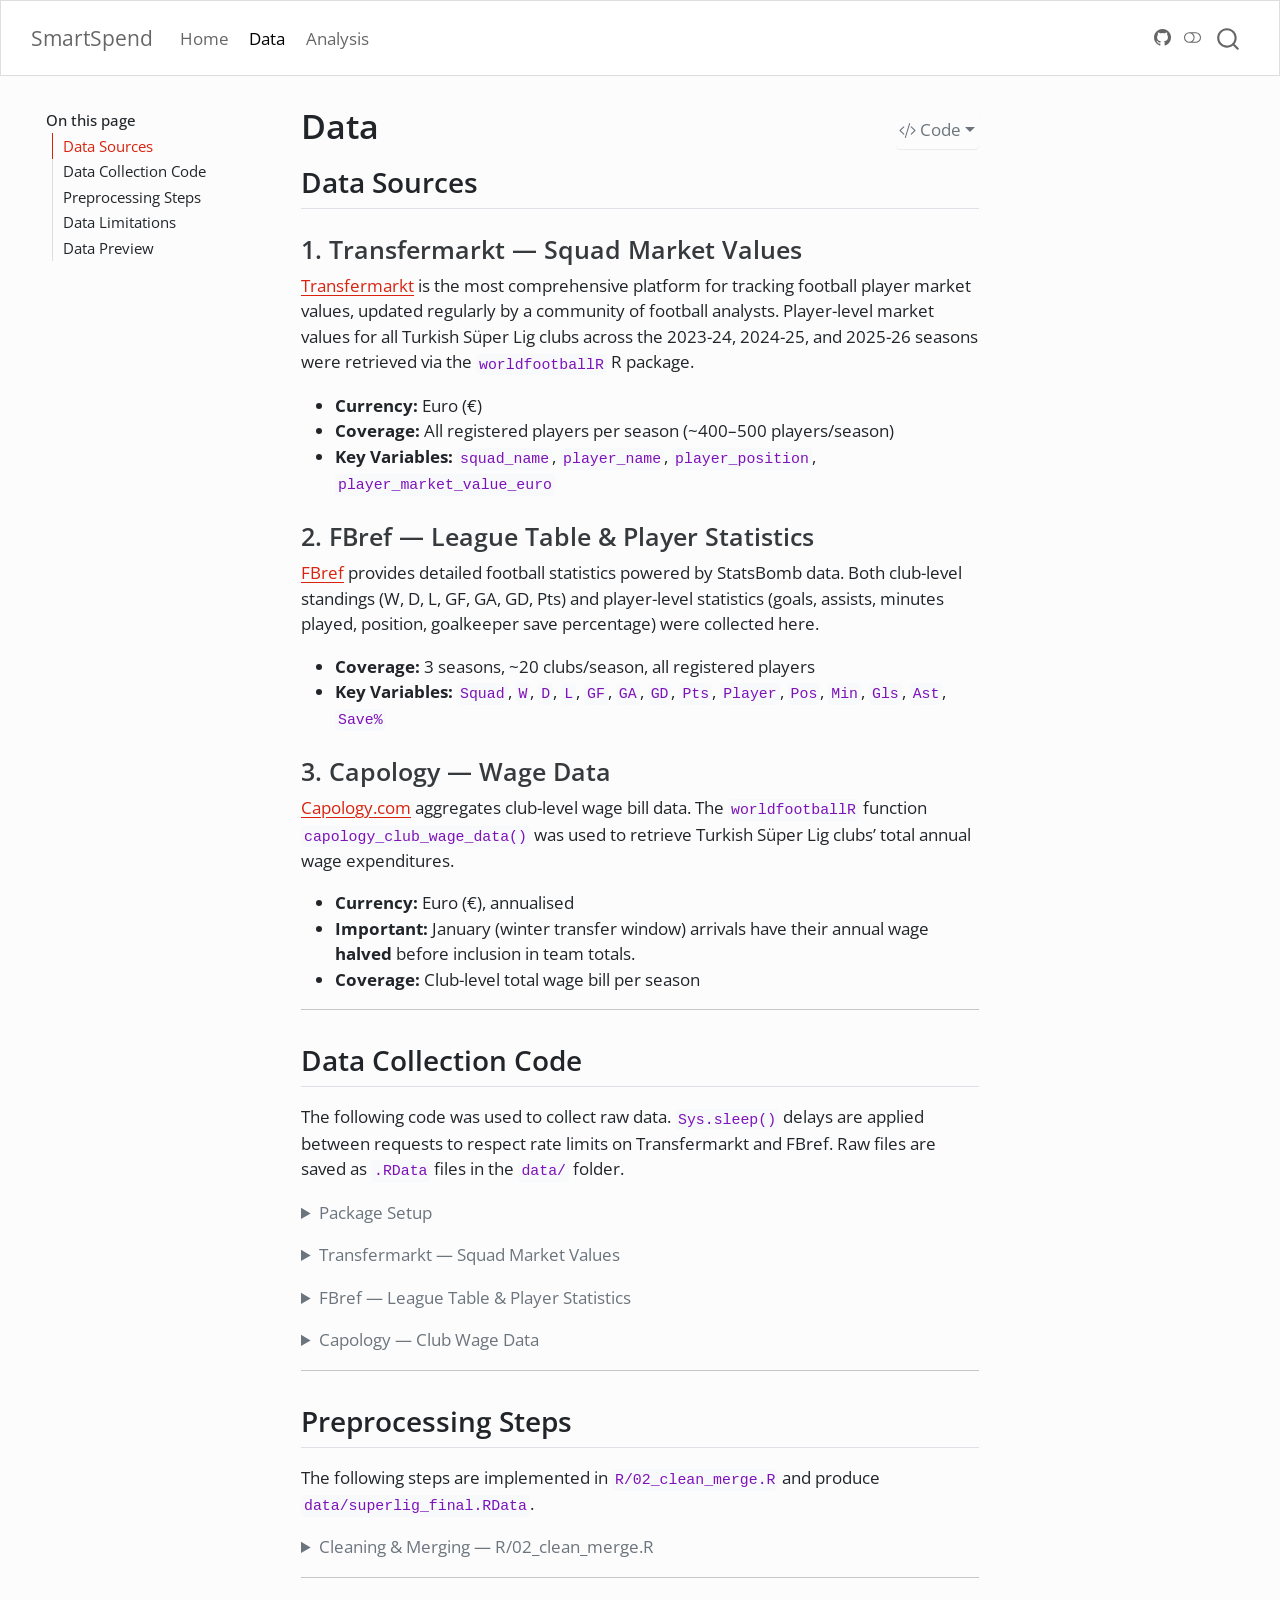
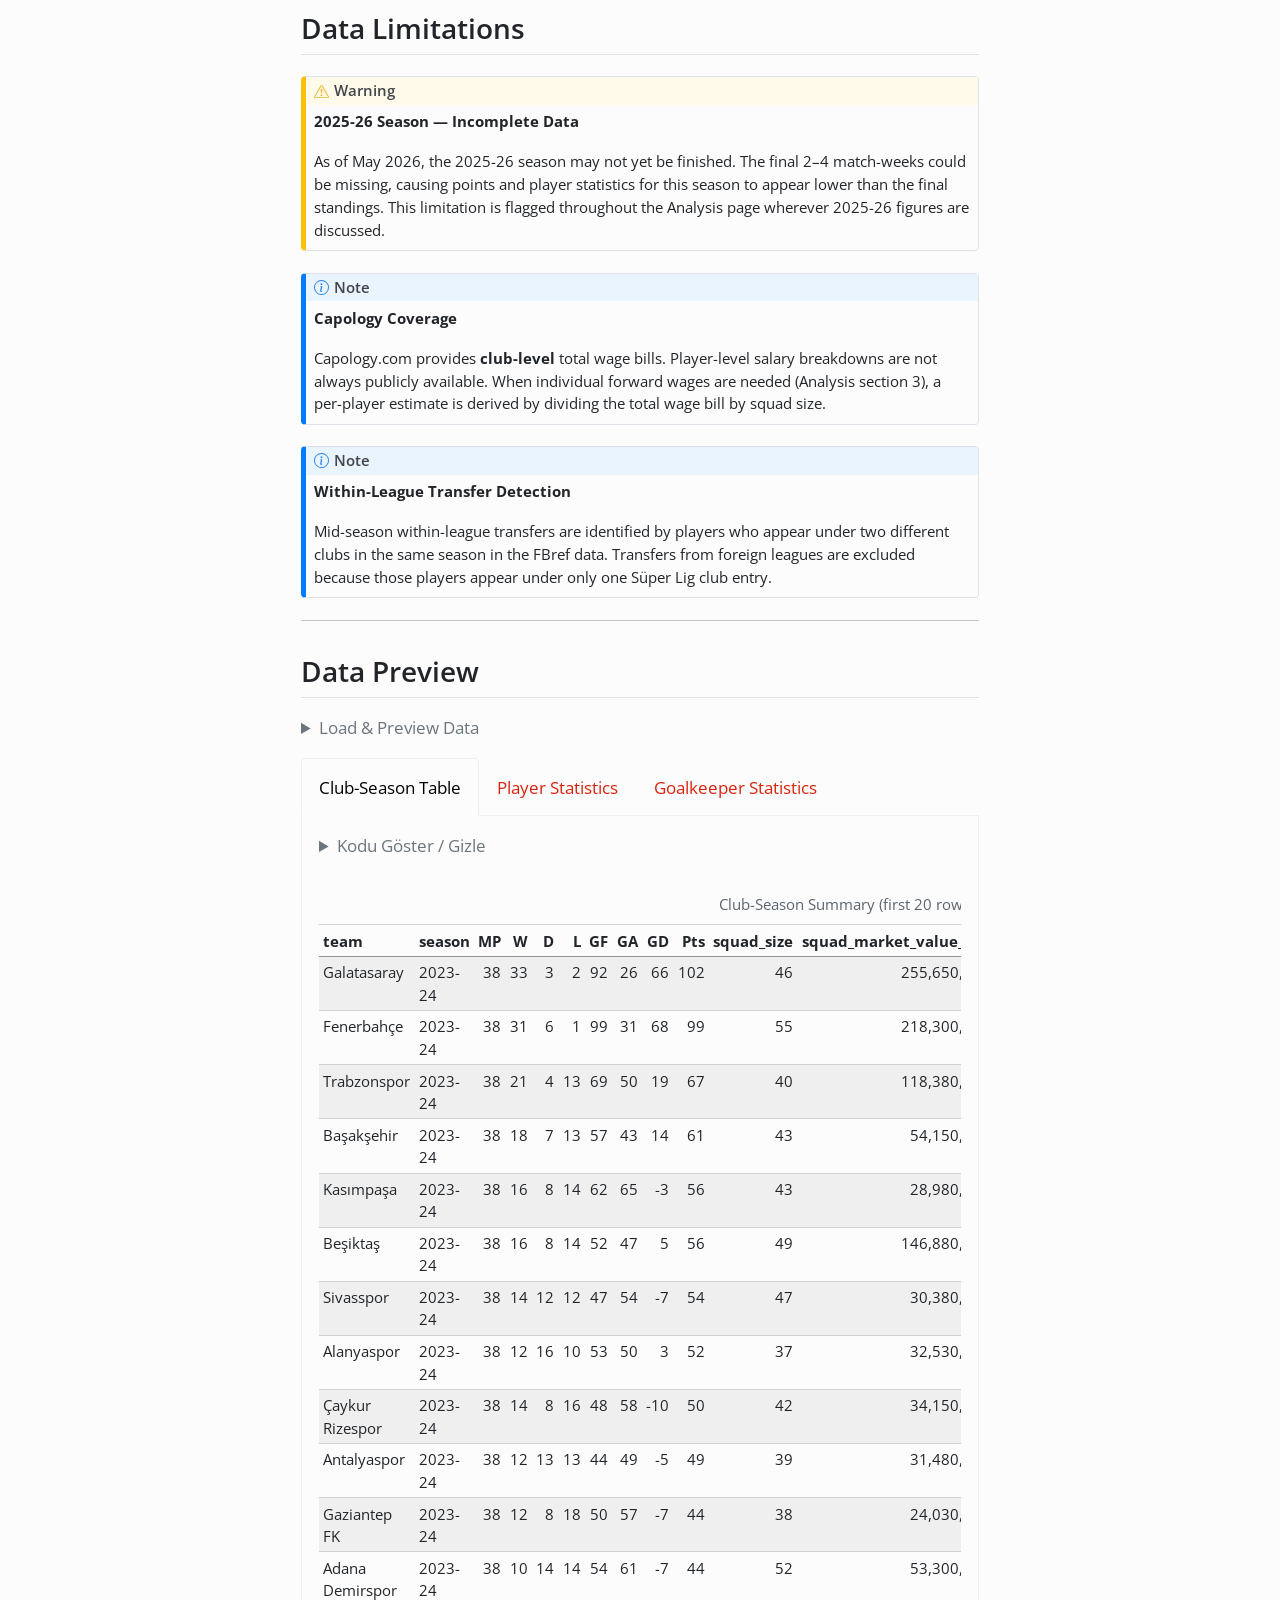
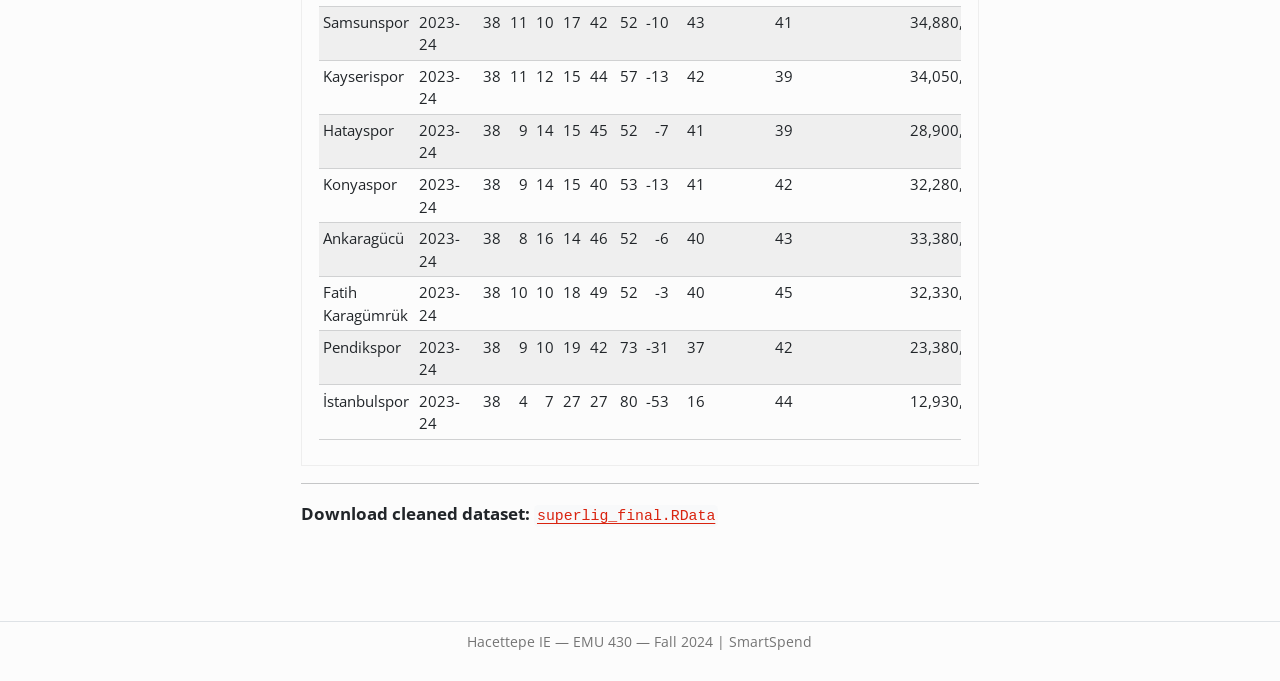
<file: docs/data.html>
<!DOCTYPE html>
<html xmlns="http://www.w3.org/1999/xhtml" lang="en" xml:lang="en"><head>

<meta charset="utf-8">
<meta name="generator" content="quarto-1.6.42">

<meta name="viewport" content="width=device-width, initial-scale=1.0, user-scalable=yes">


<title>Data – SmartSpend</title>
<style>
code{white-space: pre-wrap;}
span.smallcaps{font-variant: small-caps;}
div.columns{display: flex; gap: min(4vw, 1.5em);}
div.column{flex: auto; overflow-x: auto;}
div.hanging-indent{margin-left: 1.5em; text-indent: -1.5em;}
ul.task-list{list-style: none;}
ul.task-list li input[type="checkbox"] {
  width: 0.8em;
  margin: 0 0.8em 0.2em -1em; /* quarto-specific, see https://github.com/quarto-dev/quarto-cli/issues/4556 */ 
  vertical-align: middle;
}
/* CSS for syntax highlighting */
pre > code.sourceCode { white-space: pre; position: relative; }
pre > code.sourceCode > span { line-height: 1.25; }
pre > code.sourceCode > span:empty { height: 1.2em; }
.sourceCode { overflow: visible; }
code.sourceCode > span { color: inherit; text-decoration: inherit; }
div.sourceCode { margin: 1em 0; }
pre.sourceCode { margin: 0; }
@media screen {
div.sourceCode { overflow: auto; }
}
@media print {
pre > code.sourceCode { white-space: pre-wrap; }
pre > code.sourceCode > span { display: inline-block; text-indent: -5em; padding-left: 5em; }
}
pre.numberSource code
  { counter-reset: source-line 0; }
pre.numberSource code > span
  { position: relative; left: -4em; counter-increment: source-line; }
pre.numberSource code > span > a:first-child::before
  { content: counter(source-line);
    position: relative; left: -1em; text-align: right; vertical-align: baseline;
    border: none; display: inline-block;
    -webkit-touch-callout: none; -webkit-user-select: none;
    -khtml-user-select: none; -moz-user-select: none;
    -ms-user-select: none; user-select: none;
    padding: 0 4px; width: 4em;
  }
pre.numberSource { margin-left: 3em;  padding-left: 4px; }
div.sourceCode
  {   }
@media screen {
pre > code.sourceCode > span > a:first-child::before { text-decoration: underline; }
}
</style>


<script src="site_libs/quarto-nav/quarto-nav.js"></script>
<script src="site_libs/quarto-nav/headroom.min.js"></script>
<script src="site_libs/clipboard/clipboard.min.js"></script>
<script src="site_libs/quarto-search/autocomplete.umd.js"></script>
<script src="site_libs/quarto-search/fuse.min.js"></script>
<script src="site_libs/quarto-search/quarto-search.js"></script>
<meta name="quarto:offset" content="./">
<script src="site_libs/quarto-html/quarto.js"></script>
<script src="site_libs/quarto-html/popper.min.js"></script>
<script src="site_libs/quarto-html/tippy.umd.min.js"></script>
<script src="site_libs/quarto-html/anchor.min.js"></script>
<link href="site_libs/quarto-html/tippy.css" rel="stylesheet">
<link href="site_libs/quarto-html/quarto-syntax-highlighting-2f5df379a58b258e96c21c0638c20c03.css" rel="stylesheet" class="quarto-color-scheme" id="quarto-text-highlighting-styles">
<link href="site_libs/quarto-html/quarto-syntax-highlighting-dark-b53751a350365c71b6c909e95f209ed1.css" rel="prefetch" class="quarto-color-scheme quarto-color-alternate" id="quarto-text-highlighting-styles">
<script src="site_libs/bootstrap/bootstrap.min.js"></script>
<link href="site_libs/bootstrap/bootstrap-icons.css" rel="stylesheet">
<link href="site_libs/bootstrap/bootstrap-29157be7fd9d7ebceb8ec4a118ca4576.min.css" rel="stylesheet" append-hash="true" class="quarto-color-scheme" id="quarto-bootstrap" data-mode="light">
<link href="site_libs/bootstrap/bootstrap-dark-5c6cf2b4aae133ce9cff2cdb072437d7.min.css" rel="prefetch" append-hash="true" class="quarto-color-scheme quarto-color-alternate" id="quarto-bootstrap" data-mode="dark">
<script id="quarto-search-options" type="application/json">{
  "location": "navbar",
  "copy-button": false,
  "collapse-after": 3,
  "panel-placement": "end",
  "type": "overlay",
  "limit": 50,
  "keyboard-shortcut": [
    "f",
    "/",
    "s"
  ],
  "show-item-context": false,
  "language": {
    "search-no-results-text": "No results",
    "search-matching-documents-text": "matching documents",
    "search-copy-link-title": "Copy link to search",
    "search-hide-matches-text": "Hide additional matches",
    "search-more-match-text": "more match in this document",
    "search-more-matches-text": "more matches in this document",
    "search-clear-button-title": "Clear",
    "search-text-placeholder": "",
    "search-detached-cancel-button-title": "Cancel",
    "search-submit-button-title": "Submit",
    "search-label": "Search"
  }
}</script>


<link rel="stylesheet" href="styles.css">
</head>

<body class="floating nav-fixed">

<div id="quarto-search-results"></div>
  <header id="quarto-header" class="headroom fixed-top">
    <nav class="navbar navbar-expand-lg " data-bs-theme="dark">
      <div class="navbar-container container-fluid">
      <div class="navbar-brand-container mx-auto">
    <a class="navbar-brand" href="./index.html">
    <span class="navbar-title">SmartSpend</span>
    </a>
  </div>
            <div id="quarto-search" class="" title="Search"></div>
          <button class="navbar-toggler" type="button" data-bs-toggle="collapse" data-bs-target="#navbarCollapse" aria-controls="navbarCollapse" role="menu" aria-expanded="false" aria-label="Toggle navigation" onclick="if (window.quartoToggleHeadroom) { window.quartoToggleHeadroom(); }">
  <span class="navbar-toggler-icon"></span>
</button>
          <div class="collapse navbar-collapse" id="navbarCollapse">
            <ul class="navbar-nav navbar-nav-scroll me-auto">
  <li class="nav-item">
    <a class="nav-link" href="./index.html"> 
<span class="menu-text">Home</span></a>
  </li>  
  <li class="nav-item">
    <a class="nav-link active" href="./data.html" aria-current="page"> 
<span class="menu-text">Data</span></a>
  </li>  
  <li class="nav-item">
    <a class="nav-link" href="./analysis.html"> 
<span class="menu-text">Analysis</span></a>
  </li>  
</ul>
          </div> <!-- /navcollapse -->
            <div class="quarto-navbar-tools">
    <a href="https://github.com/emu-hacettepe-analytics/emu430-fall2024-emu430-fall2024-team-emu430-project-quarto-template" title="" class="quarto-navigation-tool px-1" aria-label=""><i class="bi bi-github"></i></a>
  <a href="" class="quarto-color-scheme-toggle quarto-navigation-tool  px-1" onclick="window.quartoToggleColorScheme(); return false;" title="Toggle dark mode"><i class="bi"></i></a>
</div>
      </div> <!-- /container-fluid -->
    </nav>
</header>
<!-- content -->
<div id="quarto-content" class="quarto-container page-columns page-rows-contents page-layout-article page-navbar">
<!-- sidebar -->
  <nav id="quarto-sidebar" class="sidebar collapse collapse-horizontal quarto-sidebar-collapse-item sidebar-navigation floating overflow-auto">
    <nav id="TOC" role="doc-toc" class="toc-active">
    <h2 id="toc-title">On this page</h2>
   
  <ul>
  <li><a href="#data-sources" id="toc-data-sources" class="nav-link active" data-scroll-target="#data-sources">Data Sources</a>
  <ul class="collapse">
  <li><a href="#transfermarkt-squad-market-values" id="toc-transfermarkt-squad-market-values" class="nav-link" data-scroll-target="#transfermarkt-squad-market-values">1. Transfermarkt — Squad Market Values</a></li>
  <li><a href="#fbref-league-table-player-statistics" id="toc-fbref-league-table-player-statistics" class="nav-link" data-scroll-target="#fbref-league-table-player-statistics">2. FBref — League Table &amp; Player Statistics</a></li>
  <li><a href="#capology-wage-data" id="toc-capology-wage-data" class="nav-link" data-scroll-target="#capology-wage-data">3. Capology — Wage Data</a></li>
  </ul></li>
  <li><a href="#data-collection-code" id="toc-data-collection-code" class="nav-link" data-scroll-target="#data-collection-code">Data Collection Code</a></li>
  <li><a href="#preprocessing-steps" id="toc-preprocessing-steps" class="nav-link" data-scroll-target="#preprocessing-steps">Preprocessing Steps</a></li>
  <li><a href="#data-limitations" id="toc-data-limitations" class="nav-link" data-scroll-target="#data-limitations">Data Limitations</a></li>
  <li><a href="#data-preview" id="toc-data-preview" class="nav-link" data-scroll-target="#data-preview">Data Preview</a></li>
  </ul>
</nav>
</nav>
<div id="quarto-sidebar-glass" class="quarto-sidebar-collapse-item" data-bs-toggle="collapse" data-bs-target=".quarto-sidebar-collapse-item"></div>
<!-- margin-sidebar -->
    <div id="quarto-margin-sidebar" class="sidebar margin-sidebar zindex-bottom">
    </div>
<!-- main -->
<main class="content" id="quarto-document-content">

<header id="title-block-header" class="quarto-title-block default">
<div class="quarto-title">
<div class="quarto-title-block"><div><h1 class="title">Data</h1><button type="button" class="btn code-tools-button dropdown-toggle" id="quarto-code-tools-menu" data-bs-toggle="dropdown" aria-expanded="false"><i class="bi"></i> Code</button><ul class="dropdown-menu dropdown-menu-end" aria-labelelledby="quarto-code-tools-menu"><li><a id="quarto-show-all-code" class="dropdown-item" href="javascript:void(0)" role="button">Show All Code</a></li><li><a id="quarto-hide-all-code" class="dropdown-item" href="javascript:void(0)" role="button">Hide All Code</a></li><li><hr class="dropdown-divider"></li><li><a id="quarto-view-source" class="dropdown-item" href="javascript:void(0)" role="button">View Source</a></li></ul></div></div>
</div>



<div class="quarto-title-meta">

    
  
    
  </div>
  


</header>


<section id="data-sources" class="level2">
<h2 class="anchored" data-anchor-id="data-sources">Data Sources</h2>
<section id="transfermarkt-squad-market-values" class="level3">
<h3 class="anchored" data-anchor-id="transfermarkt-squad-market-values">1. Transfermarkt — Squad Market Values</h3>
<p><a href="https://www.transfermarkt.com">Transfermarkt</a> is the most comprehensive platform for tracking football player market values, updated regularly by a community of football analysts. Player-level market values for all Turkish Süper Lig clubs across the 2023-24, 2024-25, and 2025-26 seasons were retrieved via the <code>worldfootballR</code> R package.</p>
<ul>
<li><strong>Currency:</strong> Euro (€)</li>
<li><strong>Coverage:</strong> All registered players per season (~400–500 players/season)</li>
<li><strong>Key Variables:</strong> <code>squad_name</code>, <code>player_name</code>, <code>player_position</code>, <code>player_market_value_euro</code></li>
</ul>
</section>
<section id="fbref-league-table-player-statistics" class="level3">
<h3 class="anchored" data-anchor-id="fbref-league-table-player-statistics">2. FBref — League Table &amp; Player Statistics</h3>
<p><a href="https://fbref.com">FBref</a> provides detailed football statistics powered by StatsBomb data. Both club-level standings (W, D, L, GF, GA, GD, Pts) and player-level statistics (goals, assists, minutes played, position, goalkeeper save percentage) were collected here.</p>
<ul>
<li><strong>Coverage:</strong> 3 seasons, ~20 clubs/season, all registered players</li>
<li><strong>Key Variables:</strong> <code>Squad</code>, <code>W</code>, <code>D</code>, <code>L</code>, <code>GF</code>, <code>GA</code>, <code>GD</code>, <code>Pts</code>, <code>Player</code>, <code>Pos</code>, <code>Min</code>, <code>Gls</code>, <code>Ast</code>, <code>Save%</code></li>
</ul>
</section>
<section id="capology-wage-data" class="level3">
<h3 class="anchored" data-anchor-id="capology-wage-data">3. Capology — Wage Data</h3>
<p><a href="https://www.capology.com">Capology.com</a> aggregates club-level wage bill data. The <code>worldfootballR</code> function <code>capology_club_wage_data()</code> was used to retrieve Turkish Süper Lig clubs’ total annual wage expenditures.</p>
<ul>
<li><strong>Currency:</strong> Euro (€), annualised</li>
<li><strong>Important:</strong> January (winter transfer window) arrivals have their annual wage <strong>halved</strong> before inclusion in team totals.</li>
<li><strong>Coverage:</strong> Club-level total wage bill per season</li>
</ul>
<hr>
</section>
</section>
<section id="data-collection-code" class="level2">
<h2 class="anchored" data-anchor-id="data-collection-code">Data Collection Code</h2>
<p>The following code was used to collect raw data. <code>Sys.sleep()</code> delays are applied between requests to respect rate limits on Transfermarkt and FBref. Raw files are saved as <code>.RData</code> files in the <code>data/</code> folder.</p>
<div class="cell">
<details class="code-fold">
<summary>Package Setup</summary>
<div class="sourceCode cell-code" id="cb1"><pre class="sourceCode r code-with-copy"><code class="sourceCode r"><span id="cb1-1"><a href="#cb1-1" aria-hidden="true" tabindex="-1"></a><span class="cf">if</span> (<span class="sc">!</span><span class="fu">requireNamespace</span>(<span class="st">"worldfootballR"</span>, <span class="at">quietly =</span> <span class="cn">TRUE</span>)) <span class="fu">install.packages</span>(<span class="st">"worldfootballR"</span>)</span>
<span id="cb1-2"><a href="#cb1-2" aria-hidden="true" tabindex="-1"></a><span class="cf">if</span> (<span class="sc">!</span><span class="fu">requireNamespace</span>(<span class="st">"tidyverse"</span>,      <span class="at">quietly =</span> <span class="cn">TRUE</span>)) <span class="fu">install.packages</span>(<span class="st">"tidyverse"</span>)</span>
<span id="cb1-3"><a href="#cb1-3" aria-hidden="true" tabindex="-1"></a></span>
<span id="cb1-4"><a href="#cb1-4" aria-hidden="true" tabindex="-1"></a><span class="fu">library</span>(worldfootballR)</span>
<span id="cb1-5"><a href="#cb1-5" aria-hidden="true" tabindex="-1"></a><span class="fu">library</span>(dplyr)</span>
<span id="cb1-6"><a href="#cb1-6" aria-hidden="true" tabindex="-1"></a><span class="fu">library</span>(purrr)</span>
<span id="cb1-7"><a href="#cb1-7" aria-hidden="true" tabindex="-1"></a><span class="fu">library</span>(stringr)</span></code><button title="Copy to Clipboard" class="code-copy-button"><i class="bi"></i></button></pre></div>
</details>
</div>
<div class="cell">
<details class="code-fold">
<summary>Transfermarkt — Squad Market Values</summary>
<div class="sourceCode cell-code" id="cb2"><pre class="sourceCode r code-with-copy"><code class="sourceCode r"><span id="cb2-1"><a href="#cb2-1" aria-hidden="true" tabindex="-1"></a>collect_tm_values <span class="ot">&lt;-</span> <span class="cf">function</span>(start_year) {</span>
<span id="cb2-2"><a href="#cb2-2" aria-hidden="true" tabindex="-1"></a>  <span class="fu">message</span>(<span class="st">"Fetching Transfermarkt: "</span>, start_year, <span class="st">"-"</span>, start_year <span class="sc">+</span> <span class="dv">1</span>)</span>
<span id="cb2-3"><a href="#cb2-3" aria-hidden="true" tabindex="-1"></a>  <span class="fu">Sys.sleep</span>(<span class="dv">8</span>)</span>
<span id="cb2-4"><a href="#cb2-4" aria-hidden="true" tabindex="-1"></a>  <span class="fu">tm_player_market_values</span>(<span class="at">country_name =</span> <span class="st">"Turkey"</span>, <span class="at">start_year =</span> start_year)</span>
<span id="cb2-5"><a href="#cb2-5" aria-hidden="true" tabindex="-1"></a>}</span>
<span id="cb2-6"><a href="#cb2-6" aria-hidden="true" tabindex="-1"></a></span>
<span id="cb2-7"><a href="#cb2-7" aria-hidden="true" tabindex="-1"></a>tm_2324 <span class="ot">&lt;-</span> <span class="fu">collect_tm_values</span>(<span class="dv">2023</span>); <span class="fu">Sys.sleep</span>(<span class="dv">8</span>)</span>
<span id="cb2-8"><a href="#cb2-8" aria-hidden="true" tabindex="-1"></a>tm_2425 <span class="ot">&lt;-</span> <span class="fu">collect_tm_values</span>(<span class="dv">2024</span>); <span class="fu">Sys.sleep</span>(<span class="dv">8</span>)</span>
<span id="cb2-9"><a href="#cb2-9" aria-hidden="true" tabindex="-1"></a>tm_2526 <span class="ot">&lt;-</span> <span class="fu">collect_tm_values</span>(<span class="dv">2025</span>)</span>
<span id="cb2-10"><a href="#cb2-10" aria-hidden="true" tabindex="-1"></a></span>
<span id="cb2-11"><a href="#cb2-11" aria-hidden="true" tabindex="-1"></a>tm_2324<span class="sc">$</span>season <span class="ot">&lt;-</span> <span class="st">"2023-24"</span></span>
<span id="cb2-12"><a href="#cb2-12" aria-hidden="true" tabindex="-1"></a>tm_2425<span class="sc">$</span>season <span class="ot">&lt;-</span> <span class="st">"2024-25"</span></span>
<span id="cb2-13"><a href="#cb2-13" aria-hidden="true" tabindex="-1"></a>tm_2526<span class="sc">$</span>season <span class="ot">&lt;-</span> <span class="st">"2025-26"</span></span>
<span id="cb2-14"><a href="#cb2-14" aria-hidden="true" tabindex="-1"></a></span>
<span id="cb2-15"><a href="#cb2-15" aria-hidden="true" tabindex="-1"></a>raw_tm <span class="ot">&lt;-</span> <span class="fu">bind_rows</span>(tm_2324, tm_2425, tm_2526)</span>
<span id="cb2-16"><a href="#cb2-16" aria-hidden="true" tabindex="-1"></a><span class="fu">save</span>(raw_tm, <span class="at">file =</span> <span class="st">"data/raw_tm_values.RData"</span>)</span>
<span id="cb2-17"><a href="#cb2-17" aria-hidden="true" tabindex="-1"></a><span class="fu">message</span>(<span class="st">"Saved: "</span>, <span class="fu">nrow</span>(raw_tm), <span class="st">" rows, "</span>, <span class="fu">n_distinct</span>(raw_tm<span class="sc">$</span>squad_name), <span class="st">" clubs"</span>)</span></code><button title="Copy to Clipboard" class="code-copy-button"><i class="bi"></i></button></pre></div>
</details>
</div>
<div class="cell">
<details class="code-fold">
<summary>FBref — League Table &amp; Player Statistics</summary>
<div class="sourceCode cell-code" id="cb3"><pre class="sourceCode r code-with-copy"><code class="sourceCode r"><span id="cb3-1"><a href="#cb3-1" aria-hidden="true" tabindex="-1"></a>collect_standings <span class="ot">&lt;-</span> <span class="cf">function</span>(season_end_year) {</span>
<span id="cb3-2"><a href="#cb3-2" aria-hidden="true" tabindex="-1"></a>  <span class="fu">Sys.sleep</span>(<span class="dv">5</span>)</span>
<span id="cb3-3"><a href="#cb3-3" aria-hidden="true" tabindex="-1"></a>  <span class="fu">fb_season_team_stats</span>(<span class="at">country=</span><span class="st">"TUR"</span>, <span class="at">gender=</span><span class="st">"M"</span>,</span>
<span id="cb3-4"><a href="#cb3-4" aria-hidden="true" tabindex="-1"></a>                       <span class="at">season_end_year=</span>season_end_year, <span class="at">tier=</span><span class="st">"1st"</span>,</span>
<span id="cb3-5"><a href="#cb3-5" aria-hidden="true" tabindex="-1"></a>                       <span class="at">stat_type=</span><span class="st">"standard"</span>)</span>
<span id="cb3-6"><a href="#cb3-6" aria-hidden="true" tabindex="-1"></a>}</span>
<span id="cb3-7"><a href="#cb3-7" aria-hidden="true" tabindex="-1"></a></span>
<span id="cb3-8"><a href="#cb3-8" aria-hidden="true" tabindex="-1"></a>collect_players <span class="ot">&lt;-</span> <span class="cf">function</span>(season_end_year, season_label) {</span>
<span id="cb3-9"><a href="#cb3-9" aria-hidden="true" tabindex="-1"></a>  league_url <span class="ot">&lt;-</span> <span class="fu">fb_league_urls</span>(<span class="at">country=</span><span class="st">"TUR"</span>, <span class="at">gender=</span><span class="st">"M"</span>,</span>
<span id="cb3-10"><a href="#cb3-10" aria-hidden="true" tabindex="-1"></a>                               <span class="at">season_end_year=</span>season_end_year, <span class="at">tier=</span><span class="st">"1st"</span>)</span>
<span id="cb3-11"><a href="#cb3-11" aria-hidden="true" tabindex="-1"></a>  <span class="fu">Sys.sleep</span>(<span class="dv">4</span>)</span>
<span id="cb3-12"><a href="#cb3-12" aria-hidden="true" tabindex="-1"></a>  team_urls <span class="ot">&lt;-</span> <span class="fu">fb_teams_urls</span>(league_url[<span class="dv">1</span>])</span>
<span id="cb3-13"><a href="#cb3-13" aria-hidden="true" tabindex="-1"></a>  <span class="fu">Sys.sleep</span>(<span class="dv">4</span>)</span>
<span id="cb3-14"><a href="#cb3-14" aria-hidden="true" tabindex="-1"></a></span>
<span id="cb3-15"><a href="#cb3-15" aria-hidden="true" tabindex="-1"></a>  std <span class="ot">&lt;-</span> <span class="fu">map_dfr</span>(team_urls, <span class="sc">~</span>{ <span class="fu">Sys.sleep</span>(<span class="fl">2.5</span>)</span>
<span id="cb3-16"><a href="#cb3-16" aria-hidden="true" tabindex="-1"></a>    <span class="fu">tryCatch</span>(<span class="fu">fb_team_player_stats</span>(.x, <span class="at">stat_type=</span><span class="st">"standard"</span>), <span class="at">error=</span>\(e) <span class="cn">NULL</span>) })</span>
<span id="cb3-17"><a href="#cb3-17" aria-hidden="true" tabindex="-1"></a>  gk  <span class="ot">&lt;-</span> <span class="fu">map_dfr</span>(team_urls, <span class="sc">~</span>{ <span class="fu">Sys.sleep</span>(<span class="fl">2.5</span>)</span>
<span id="cb3-18"><a href="#cb3-18" aria-hidden="true" tabindex="-1"></a>    <span class="fu">tryCatch</span>(<span class="fu">fb_team_player_stats</span>(.x, <span class="at">stat_type=</span><span class="st">"keeper"</span>),   <span class="at">error=</span>\(e) <span class="cn">NULL</span>) })</span>
<span id="cb3-19"><a href="#cb3-19" aria-hidden="true" tabindex="-1"></a></span>
<span id="cb3-20"><a href="#cb3-20" aria-hidden="true" tabindex="-1"></a>  std<span class="sc">$</span>season <span class="ot">&lt;-</span> gk<span class="sc">$</span>season <span class="ot">&lt;-</span> season_label</span>
<span id="cb3-21"><a href="#cb3-21" aria-hidden="true" tabindex="-1"></a>  <span class="fu">list</span>(<span class="at">std=</span>std, <span class="at">gk=</span>gk)</span>
<span id="cb3-22"><a href="#cb3-22" aria-hidden="true" tabindex="-1"></a>}</span>
<span id="cb3-23"><a href="#cb3-23" aria-hidden="true" tabindex="-1"></a></span>
<span id="cb3-24"><a href="#cb3-24" aria-hidden="true" tabindex="-1"></a>standings_2324 <span class="ot">&lt;-</span> <span class="fu">collect_standings</span>(<span class="dv">2024</span>); standings_2324<span class="sc">$</span>season <span class="ot">&lt;-</span> <span class="st">"2023-24"</span></span>
<span id="cb3-25"><a href="#cb3-25" aria-hidden="true" tabindex="-1"></a>standings_2425 <span class="ot">&lt;-</span> <span class="fu">collect_standings</span>(<span class="dv">2025</span>); standings_2425<span class="sc">$</span>season <span class="ot">&lt;-</span> <span class="st">"2024-25"</span></span>
<span id="cb3-26"><a href="#cb3-26" aria-hidden="true" tabindex="-1"></a>standings_2526 <span class="ot">&lt;-</span> <span class="fu">collect_standings</span>(<span class="dv">2026</span>); standings_2526<span class="sc">$</span>season <span class="ot">&lt;-</span> <span class="st">"2025-26"</span></span>
<span id="cb3-27"><a href="#cb3-27" aria-hidden="true" tabindex="-1"></a></span>
<span id="cb3-28"><a href="#cb3-28" aria-hidden="true" tabindex="-1"></a>p2324 <span class="ot">&lt;-</span> <span class="fu">collect_players</span>(<span class="dv">2024</span>, <span class="st">"2023-24"</span>)</span>
<span id="cb3-29"><a href="#cb3-29" aria-hidden="true" tabindex="-1"></a>p2425 <span class="ot">&lt;-</span> <span class="fu">collect_players</span>(<span class="dv">2025</span>, <span class="st">"2024-25"</span>)</span>
<span id="cb3-30"><a href="#cb3-30" aria-hidden="true" tabindex="-1"></a>p2526 <span class="ot">&lt;-</span> <span class="fu">collect_players</span>(<span class="dv">2026</span>, <span class="st">"2025-26"</span>)</span>
<span id="cb3-31"><a href="#cb3-31" aria-hidden="true" tabindex="-1"></a></span>
<span id="cb3-32"><a href="#cb3-32" aria-hidden="true" tabindex="-1"></a>raw_standings  <span class="ot">&lt;-</span> <span class="fu">bind_rows</span>(standings_2324, standings_2425, standings_2526)</span>
<span id="cb3-33"><a href="#cb3-33" aria-hidden="true" tabindex="-1"></a>raw_player_std <span class="ot">&lt;-</span> <span class="fu">bind_rows</span>(p2324<span class="sc">$</span>std, p2425<span class="sc">$</span>std, p2526<span class="sc">$</span>std)</span>
<span id="cb3-34"><a href="#cb3-34" aria-hidden="true" tabindex="-1"></a>raw_player_gk  <span class="ot">&lt;-</span> <span class="fu">bind_rows</span>(p2324<span class="sc">$</span>gk,  p2425<span class="sc">$</span>gk,  p2526<span class="sc">$</span>gk)</span>
<span id="cb3-35"><a href="#cb3-35" aria-hidden="true" tabindex="-1"></a></span>
<span id="cb3-36"><a href="#cb3-36" aria-hidden="true" tabindex="-1"></a><span class="fu">save</span>(raw_standings, raw_player_std, raw_player_gk, <span class="at">file=</span><span class="st">"data/raw_fbref.RData"</span>)</span></code><button title="Copy to Clipboard" class="code-copy-button"><i class="bi"></i></button></pre></div>
</details>
</div>
<div class="cell">
<details class="code-fold">
<summary>Capology — Club Wage Data</summary>
<div class="sourceCode cell-code" id="cb4"><pre class="sourceCode r code-with-copy"><code class="sourceCode r"><span id="cb4-1"><a href="#cb4-1" aria-hidden="true" tabindex="-1"></a>collect_wages <span class="ot">&lt;-</span> <span class="cf">function</span>(season_end_year, label) {</span>
<span id="cb4-2"><a href="#cb4-2" aria-hidden="true" tabindex="-1"></a>  <span class="fu">Sys.sleep</span>(<span class="dv">5</span>)</span>
<span id="cb4-3"><a href="#cb4-3" aria-hidden="true" tabindex="-1"></a>  <span class="fu">tryCatch</span>({</span>
<span id="cb4-4"><a href="#cb4-4" aria-hidden="true" tabindex="-1"></a>    df <span class="ot">&lt;-</span> <span class="fu">capology_club_wage_data</span>(<span class="at">country_name=</span><span class="st">"turkey"</span>,</span>
<span id="cb4-5"><a href="#cb4-5" aria-hidden="true" tabindex="-1"></a>                                  <span class="at">season_end_year=</span>season_end_year)</span>
<span id="cb4-6"><a href="#cb4-6" aria-hidden="true" tabindex="-1"></a>    df<span class="sc">$</span>season <span class="ot">&lt;-</span> label; df</span>
<span id="cb4-7"><a href="#cb4-7" aria-hidden="true" tabindex="-1"></a>  }, <span class="at">error =</span> \(e) { <span class="fu">message</span>(<span class="st">"Capology error ("</span>, label, <span class="st">"): "</span>, e<span class="sc">$</span>message); <span class="cn">NULL</span> })</span>
<span id="cb4-8"><a href="#cb4-8" aria-hidden="true" tabindex="-1"></a>}</span>
<span id="cb4-9"><a href="#cb4-9" aria-hidden="true" tabindex="-1"></a></span>
<span id="cb4-10"><a href="#cb4-10" aria-hidden="true" tabindex="-1"></a>wages_2324 <span class="ot">&lt;-</span> <span class="fu">collect_wages</span>(<span class="dv">2024</span>, <span class="st">"2023-24"</span>)</span>
<span id="cb4-11"><a href="#cb4-11" aria-hidden="true" tabindex="-1"></a>wages_2425 <span class="ot">&lt;-</span> <span class="fu">collect_wages</span>(<span class="dv">2025</span>, <span class="st">"2024-25"</span>)</span>
<span id="cb4-12"><a href="#cb4-12" aria-hidden="true" tabindex="-1"></a>wages_2526 <span class="ot">&lt;-</span> <span class="fu">collect_wages</span>(<span class="dv">2026</span>, <span class="st">"2025-26"</span>)</span>
<span id="cb4-13"><a href="#cb4-13" aria-hidden="true" tabindex="-1"></a></span>
<span id="cb4-14"><a href="#cb4-14" aria-hidden="true" tabindex="-1"></a>raw_wages <span class="ot">&lt;-</span> <span class="fu">bind_rows</span>(<span class="fu">compact</span>(<span class="fu">list</span>(wages_2324, wages_2425, wages_2526)))</span>
<span id="cb4-15"><a href="#cb4-15" aria-hidden="true" tabindex="-1"></a><span class="fu">save</span>(raw_wages, <span class="at">file=</span><span class="st">"data/raw_wages.RData"</span>)</span></code><button title="Copy to Clipboard" class="code-copy-button"><i class="bi"></i></button></pre></div>
</details>
</div>
<hr>
</section>
<section id="preprocessing-steps" class="level2">
<h2 class="anchored" data-anchor-id="preprocessing-steps">Preprocessing Steps</h2>
<p>The following steps are implemented in <code>R/02_clean_merge.R</code> and produce <code>data/superlig_final.RData</code>.</p>
<div class="cell">
<details class="code-fold">
<summary>Cleaning &amp; Merging — R/02_clean_merge.R</summary>
<div class="sourceCode cell-code" id="cb5"><pre class="sourceCode r code-with-copy"><code class="sourceCode r"><span id="cb5-1"><a href="#cb5-1" aria-hidden="true" tabindex="-1"></a><span class="co"># 1. Team name standardisation</span></span>
<span id="cb5-2"><a href="#cb5-2" aria-hidden="true" tabindex="-1"></a><span class="co">#    Transfermarkt, FBref, and Capology use different name formats.</span></span>
<span id="cb5-3"><a href="#cb5-3" aria-hidden="true" tabindex="-1"></a><span class="co">#    A lookup table maps all variants to a canonical form (e.g. "Basaksehir" → "Başakşehir").</span></span>
<span id="cb5-4"><a href="#cb5-4" aria-hidden="true" tabindex="-1"></a></span>
<span id="cb5-5"><a href="#cb5-5" aria-hidden="true" tabindex="-1"></a><span class="co"># 2. Squad market value aggregation</span></span>
<span id="cb5-6"><a href="#cb5-6" aria-hidden="true" tabindex="-1"></a><span class="co">#    Sum player_market_value_euro per club per season.</span></span>
<span id="cb5-7"><a href="#cb5-7" aria-hidden="true" tabindex="-1"></a><span class="co">#    Derive avg_player_value_eur and squad_size.</span></span>
<span id="cb5-8"><a href="#cb5-8" aria-hidden="true" tabindex="-1"></a></span>
<span id="cb5-9"><a href="#cb5-9" aria-hidden="true" tabindex="-1"></a><span class="co"># 3. FBref standings cleaning</span></span>
<span id="cb5-10"><a href="#cb5-10" aria-hidden="true" tabindex="-1"></a><span class="co">#    Cast W, D, L, GF, GA, GD, Pts to integer.</span></span>
<span id="cb5-11"><a href="#cb5-11" aria-hidden="true" tabindex="-1"></a><span class="co">#    Filter rows where Pts is NA (e.g. Hatayspor withdrawal row in 2023-24).</span></span>
<span id="cb5-12"><a href="#cb5-12" aria-hidden="true" tabindex="-1"></a></span>
<span id="cb5-13"><a href="#cb5-13" aria-hidden="true" tabindex="-1"></a><span class="co"># 4. Player stats cleaning</span></span>
<span id="cb5-14"><a href="#cb5-14" aria-hidden="true" tabindex="-1"></a><span class="co">#    Extract primary position from multi-position strings (e.g. "DF,MF" → "DF").</span></span>
<span id="cb5-15"><a href="#cb5-15" aria-hidden="true" tabindex="-1"></a><span class="co">#    Remove commas from minute counts before casting to integer.</span></span>
<span id="cb5-16"><a href="#cb5-16" aria-hidden="true" tabindex="-1"></a><span class="co">#    Deduplicate by player-team-season.</span></span>
<span id="cb5-17"><a href="#cb5-17" aria-hidden="true" tabindex="-1"></a></span>
<span id="cb5-18"><a href="#cb5-18" aria-hidden="true" tabindex="-1"></a><span class="co"># 5. GK stats</span></span>
<span id="cb5-19"><a href="#cb5-19" aria-hidden="true" tabindex="-1"></a><span class="co">#    Extract Save% column; require gk_minutes &gt; 0.</span></span>
<span id="cb5-20"><a href="#cb5-20" aria-hidden="true" tabindex="-1"></a></span>
<span id="cb5-21"><a href="#cb5-21" aria-hidden="true" tabindex="-1"></a><span class="co"># 6. Wage data cleaning</span></span>
<span id="cb5-22"><a href="#cb5-22" aria-hidden="true" tabindex="-1"></a><span class="co">#    Parse wage strings to numeric (strip currency symbols, commas).</span></span>
<span id="cb5-23"><a href="#cb5-23" aria-hidden="true" tabindex="-1"></a><span class="co">#    If only weekly wages are available, multiply by 52 to annualise.</span></span>
<span id="cb5-24"><a href="#cb5-24" aria-hidden="true" tabindex="-1"></a></span>
<span id="cb5-25"><a href="#cb5-25" aria-hidden="true" tabindex="-1"></a><span class="co"># 7. Club-level merge</span></span>
<span id="cb5-26"><a href="#cb5-26" aria-hidden="true" tabindex="-1"></a><span class="co">#    standings LEFT JOIN squad_values LEFT JOIN wages.</span></span>
<span id="cb5-27"><a href="#cb5-27" aria-hidden="true" tabindex="-1"></a><span class="co">#    Keep only rows with non-NA squad_market_value_eur.</span></span>
<span id="cb5-28"><a href="#cb5-28" aria-hidden="true" tabindex="-1"></a></span>
<span id="cb5-29"><a href="#cb5-29" aria-hidden="true" tabindex="-1"></a><span class="co"># 8. Player-level merge</span></span>
<span id="cb5-30"><a href="#cb5-30" aria-hidden="true" tabindex="-1"></a><span class="co">#    player_clean LEFT JOIN tm_player_lookup (market value per player).</span></span>
<span id="cb5-31"><a href="#cb5-31" aria-hidden="true" tabindex="-1"></a><span class="co">#    Fill missing values with team-average player value.</span></span>
<span id="cb5-32"><a href="#cb5-32" aria-hidden="true" tabindex="-1"></a></span>
<span id="cb5-33"><a href="#cb5-33" aria-hidden="true" tabindex="-1"></a><span class="co"># 9. Save</span></span>
<span id="cb5-34"><a href="#cb5-34" aria-hidden="true" tabindex="-1"></a><span class="fu">save</span>(team_season, player_full, gk_clean, squad_values,</span>
<span id="cb5-35"><a href="#cb5-35" aria-hidden="true" tabindex="-1"></a>     <span class="at">file =</span> <span class="st">"data/superlig_final.RData"</span>)</span></code><button title="Copy to Clipboard" class="code-copy-button"><i class="bi"></i></button></pre></div>
</details>
</div>
<hr>
</section>
<section id="data-limitations" class="level2">
<h2 class="anchored" data-anchor-id="data-limitations">Data Limitations</h2>
<div class="callout callout-style-default callout-warning callout-titled">
<div class="callout-header d-flex align-content-center">
<div class="callout-icon-container">
<i class="callout-icon"></i>
</div>
<div class="callout-title-container flex-fill">
Warning
</div>
</div>
<div class="callout-body-container callout-body">
<p><strong>2025-26 Season — Incomplete Data</strong></p>
<p>As of May 2026, the 2025-26 season may not yet be finished. The final 2–4 match-weeks could be missing, causing points and player statistics for this season to appear lower than the final standings. This limitation is flagged throughout the Analysis page wherever 2025-26 figures are discussed.</p>
</div>
</div>
<div class="callout callout-style-default callout-note callout-titled">
<div class="callout-header d-flex align-content-center">
<div class="callout-icon-container">
<i class="callout-icon"></i>
</div>
<div class="callout-title-container flex-fill">
Note
</div>
</div>
<div class="callout-body-container callout-body">
<p><strong>Capology Coverage</strong></p>
<p>Capology.com provides <strong>club-level</strong> total wage bills. Player-level salary breakdowns are not always publicly available. When individual forward wages are needed (Analysis section 3), a per-player estimate is derived by dividing the total wage bill by squad size.</p>
</div>
</div>
<div class="callout callout-style-default callout-note callout-titled">
<div class="callout-header d-flex align-content-center">
<div class="callout-icon-container">
<i class="callout-icon"></i>
</div>
<div class="callout-title-container flex-fill">
Note
</div>
</div>
<div class="callout-body-container callout-body">
<p><strong>Within-League Transfer Detection</strong></p>
<p>Mid-season within-league transfers are identified by players who appear under two different clubs in the same season in the FBref data. Transfers from foreign leagues are excluded because those players appear under only one Süper Lig club entry.</p>
</div>
</div>
<hr>
</section>
<section id="data-preview" class="level2">
<h2 class="anchored" data-anchor-id="data-preview">Data Preview</h2>
<div class="cell">
<details class="code-fold">
<summary>Load &amp; Preview Data</summary>
<div class="sourceCode cell-code" id="cb6"><pre class="sourceCode r code-with-copy"><code class="sourceCode r"><span id="cb6-1"><a href="#cb6-1" aria-hidden="true" tabindex="-1"></a><span class="fu">suppressPackageStartupMessages</span>({</span>
<span id="cb6-2"><a href="#cb6-2" aria-hidden="true" tabindex="-1"></a>  <span class="fu">library</span>(dplyr)</span>
<span id="cb6-3"><a href="#cb6-3" aria-hidden="true" tabindex="-1"></a>  <span class="fu">library</span>(knitr)</span>
<span id="cb6-4"><a href="#cb6-4" aria-hidden="true" tabindex="-1"></a>})</span>
<span id="cb6-5"><a href="#cb6-5" aria-hidden="true" tabindex="-1"></a></span>
<span id="cb6-6"><a href="#cb6-6" aria-hidden="true" tabindex="-1"></a><span class="fu">load</span>(<span class="st">"data/superlig_final.RData"</span>)</span></code><button title="Copy to Clipboard" class="code-copy-button"><i class="bi"></i></button></pre></div>
</details>
</div>
<div class="tabset-margin-container"></div><div class="panel-tabset">
<ul class="nav nav-tabs" role="tablist"><li class="nav-item" role="presentation"><a class="nav-link active" id="tabset-1-1-tab" data-bs-toggle="tab" data-bs-target="#tabset-1-1" role="tab" aria-controls="tabset-1-1" aria-selected="true">Club-Season Table</a></li><li class="nav-item" role="presentation"><a class="nav-link" id="tabset-1-2-tab" data-bs-toggle="tab" data-bs-target="#tabset-1-2" role="tab" aria-controls="tabset-1-2" aria-selected="false">Player Statistics</a></li><li class="nav-item" role="presentation"><a class="nav-link" id="tabset-1-3-tab" data-bs-toggle="tab" data-bs-target="#tabset-1-3" role="tab" aria-controls="tabset-1-3" aria-selected="false">Goalkeeper Statistics</a></li></ul>
<div class="tab-content">
<div id="tabset-1-1" class="tab-pane active" role="tabpanel" aria-labelledby="tabset-1-1-tab">
<div class="cell">
<details class="code-fold">
<summary>Kodu Göster / Gizle</summary>
<div class="sourceCode cell-code" id="cb7"><pre class="sourceCode r code-with-copy"><code class="sourceCode r"><span id="cb7-1"><a href="#cb7-1" aria-hidden="true" tabindex="-1"></a><span class="fu">kable</span>(</span>
<span id="cb7-2"><a href="#cb7-2" aria-hidden="true" tabindex="-1"></a>  <span class="fu">head</span>(team_season <span class="sc">|&gt;</span> <span class="fu">arrange</span>(season, <span class="fu">desc</span>(Pts)), <span class="dv">20</span>),</span>
<span id="cb7-3"><a href="#cb7-3" aria-hidden="true" tabindex="-1"></a>  <span class="at">caption =</span> <span class="st">"Club-Season Summary (first 20 rows, sorted by points)"</span>,</span>
<span id="cb7-4"><a href="#cb7-4" aria-hidden="true" tabindex="-1"></a>  <span class="at">format.args =</span> <span class="fu">list</span>(<span class="at">big.mark =</span> <span class="st">","</span>)</span>
<span id="cb7-5"><a href="#cb7-5" aria-hidden="true" tabindex="-1"></a>)</span></code><button title="Copy to Clipboard" class="code-copy-button"><i class="bi"></i></button></pre></div>
</details>
<div class="cell-output-display">
<table class="caption-top table table-sm table-striped small">
<caption>Club-Season Summary (first 20 rows, sorted by points)</caption>
<colgroup>
<col style="width: 11%">
<col style="width: 5%">
<col style="width: 2%">
<col style="width: 2%">
<col style="width: 2%">
<col style="width: 2%">
<col style="width: 2%">
<col style="width: 2%">
<col style="width: 2%">
<col style="width: 2%">
<col style="width: 7%">
<col style="width: 15%">
<col style="width: 14%">
<col style="width: 16%">
<col style="width: 10%">
</colgroup>
<thead>
<tr class="header">
<th style="text-align: left;">team</th>
<th style="text-align: left;">season</th>
<th style="text-align: right;">MP</th>
<th style="text-align: right;">W</th>
<th style="text-align: right;">D</th>
<th style="text-align: right;">L</th>
<th style="text-align: right;">GF</th>
<th style="text-align: right;">GA</th>
<th style="text-align: right;">GD</th>
<th style="text-align: right;">Pts</th>
<th style="text-align: right;">squad_size</th>
<th style="text-align: right;">squad_market_value_eur</th>
<th style="text-align: right;">avg_player_value_eur</th>
<th style="text-align: right;">median_player_value_eur</th>
<th style="text-align: right;">total_wages_eur</th>
</tr>
</thead>
<tbody>
<tr class="odd">
<td style="text-align: left;">Galatasaray</td>
<td style="text-align: left;">2023-24</td>
<td style="text-align: right;">38</td>
<td style="text-align: right;">33</td>
<td style="text-align: right;">3</td>
<td style="text-align: right;">2</td>
<td style="text-align: right;">92</td>
<td style="text-align: right;">26</td>
<td style="text-align: right;">66</td>
<td style="text-align: right;">102</td>
<td style="text-align: right;">46</td>
<td style="text-align: right;">255,650,000</td>
<td style="text-align: right;">5,560,000</td>
<td style="text-align: right;">3,336,000</td>
<td style="text-align: right;">71,582,000</td>
</tr>
<tr class="even">
<td style="text-align: left;">Fenerbahçe</td>
<td style="text-align: left;">2023-24</td>
<td style="text-align: right;">38</td>
<td style="text-align: right;">31</td>
<td style="text-align: right;">6</td>
<td style="text-align: right;">1</td>
<td style="text-align: right;">99</td>
<td style="text-align: right;">31</td>
<td style="text-align: right;">68</td>
<td style="text-align: right;">99</td>
<td style="text-align: right;">55</td>
<td style="text-align: right;">218,300,000</td>
<td style="text-align: right;">3,970,000</td>
<td style="text-align: right;">2,382,000</td>
<td style="text-align: right;">61,124,000</td>
</tr>
<tr class="odd">
<td style="text-align: left;">Trabzonspor</td>
<td style="text-align: left;">2023-24</td>
<td style="text-align: right;">38</td>
<td style="text-align: right;">21</td>
<td style="text-align: right;">4</td>
<td style="text-align: right;">13</td>
<td style="text-align: right;">69</td>
<td style="text-align: right;">50</td>
<td style="text-align: right;">19</td>
<td style="text-align: right;">67</td>
<td style="text-align: right;">40</td>
<td style="text-align: right;">118,380,000</td>
<td style="text-align: right;">2,960,000</td>
<td style="text-align: right;">1,776,000</td>
<td style="text-align: right;">33,146,400</td>
</tr>
<tr class="even">
<td style="text-align: left;">Başakşehir</td>
<td style="text-align: left;">2023-24</td>
<td style="text-align: right;">38</td>
<td style="text-align: right;">18</td>
<td style="text-align: right;">7</td>
<td style="text-align: right;">13</td>
<td style="text-align: right;">57</td>
<td style="text-align: right;">43</td>
<td style="text-align: right;">14</td>
<td style="text-align: right;">61</td>
<td style="text-align: right;">43</td>
<td style="text-align: right;">54,150,000</td>
<td style="text-align: right;">1,260,000</td>
<td style="text-align: right;">756,000</td>
<td style="text-align: right;">15,162,000</td>
</tr>
<tr class="odd">
<td style="text-align: left;">Kasımpaşa</td>
<td style="text-align: left;">2023-24</td>
<td style="text-align: right;">38</td>
<td style="text-align: right;">16</td>
<td style="text-align: right;">8</td>
<td style="text-align: right;">14</td>
<td style="text-align: right;">62</td>
<td style="text-align: right;">65</td>
<td style="text-align: right;">-3</td>
<td style="text-align: right;">56</td>
<td style="text-align: right;">43</td>
<td style="text-align: right;">28,980,000</td>
<td style="text-align: right;">674,000</td>
<td style="text-align: right;">404,400</td>
<td style="text-align: right;">8,114,400</td>
</tr>
<tr class="even">
<td style="text-align: left;">Beşiktaş</td>
<td style="text-align: left;">2023-24</td>
<td style="text-align: right;">38</td>
<td style="text-align: right;">16</td>
<td style="text-align: right;">8</td>
<td style="text-align: right;">14</td>
<td style="text-align: right;">52</td>
<td style="text-align: right;">47</td>
<td style="text-align: right;">5</td>
<td style="text-align: right;">56</td>
<td style="text-align: right;">49</td>
<td style="text-align: right;">146,880,000</td>
<td style="text-align: right;">3,000,000</td>
<td style="text-align: right;">1,800,000</td>
<td style="text-align: right;">41,126,400</td>
</tr>
<tr class="odd">
<td style="text-align: left;">Sivasspor</td>
<td style="text-align: left;">2023-24</td>
<td style="text-align: right;">38</td>
<td style="text-align: right;">14</td>
<td style="text-align: right;">12</td>
<td style="text-align: right;">12</td>
<td style="text-align: right;">47</td>
<td style="text-align: right;">54</td>
<td style="text-align: right;">-7</td>
<td style="text-align: right;">54</td>
<td style="text-align: right;">47</td>
<td style="text-align: right;">30,380,000</td>
<td style="text-align: right;">646,000</td>
<td style="text-align: right;">387,600</td>
<td style="text-align: right;">8,506,400</td>
</tr>
<tr class="even">
<td style="text-align: left;">Alanyaspor</td>
<td style="text-align: left;">2023-24</td>
<td style="text-align: right;">38</td>
<td style="text-align: right;">12</td>
<td style="text-align: right;">16</td>
<td style="text-align: right;">10</td>
<td style="text-align: right;">53</td>
<td style="text-align: right;">50</td>
<td style="text-align: right;">3</td>
<td style="text-align: right;">52</td>
<td style="text-align: right;">37</td>
<td style="text-align: right;">32,530,000</td>
<td style="text-align: right;">879,000</td>
<td style="text-align: right;">527,400</td>
<td style="text-align: right;">9,108,400</td>
</tr>
<tr class="odd">
<td style="text-align: left;">Çaykur Rizespor</td>
<td style="text-align: left;">2023-24</td>
<td style="text-align: right;">38</td>
<td style="text-align: right;">14</td>
<td style="text-align: right;">8</td>
<td style="text-align: right;">16</td>
<td style="text-align: right;">48</td>
<td style="text-align: right;">58</td>
<td style="text-align: right;">-10</td>
<td style="text-align: right;">50</td>
<td style="text-align: right;">42</td>
<td style="text-align: right;">34,150,000</td>
<td style="text-align: right;">813,000</td>
<td style="text-align: right;">487,800</td>
<td style="text-align: right;">9,562,000</td>
</tr>
<tr class="even">
<td style="text-align: left;">Antalyaspor</td>
<td style="text-align: left;">2023-24</td>
<td style="text-align: right;">38</td>
<td style="text-align: right;">12</td>
<td style="text-align: right;">13</td>
<td style="text-align: right;">13</td>
<td style="text-align: right;">44</td>
<td style="text-align: right;">49</td>
<td style="text-align: right;">-5</td>
<td style="text-align: right;">49</td>
<td style="text-align: right;">39</td>
<td style="text-align: right;">31,480,000</td>
<td style="text-align: right;">807,000</td>
<td style="text-align: right;">484,200</td>
<td style="text-align: right;">8,814,400</td>
</tr>
<tr class="odd">
<td style="text-align: left;">Gaziantep FK</td>
<td style="text-align: left;">2023-24</td>
<td style="text-align: right;">38</td>
<td style="text-align: right;">12</td>
<td style="text-align: right;">8</td>
<td style="text-align: right;">18</td>
<td style="text-align: right;">50</td>
<td style="text-align: right;">57</td>
<td style="text-align: right;">-7</td>
<td style="text-align: right;">44</td>
<td style="text-align: right;">38</td>
<td style="text-align: right;">24,030,000</td>
<td style="text-align: right;">632,000</td>
<td style="text-align: right;">379,200</td>
<td style="text-align: right;">6,728,400</td>
</tr>
<tr class="even">
<td style="text-align: left;">Adana Demirspor</td>
<td style="text-align: left;">2023-24</td>
<td style="text-align: right;">38</td>
<td style="text-align: right;">10</td>
<td style="text-align: right;">14</td>
<td style="text-align: right;">14</td>
<td style="text-align: right;">54</td>
<td style="text-align: right;">61</td>
<td style="text-align: right;">-7</td>
<td style="text-align: right;">44</td>
<td style="text-align: right;">52</td>
<td style="text-align: right;">53,300,000</td>
<td style="text-align: right;">1,030,000</td>
<td style="text-align: right;">618,000</td>
<td style="text-align: right;">14,924,000</td>
</tr>
<tr class="odd">
<td style="text-align: left;">Samsunspor</td>
<td style="text-align: left;">2023-24</td>
<td style="text-align: right;">38</td>
<td style="text-align: right;">11</td>
<td style="text-align: right;">10</td>
<td style="text-align: right;">17</td>
<td style="text-align: right;">42</td>
<td style="text-align: right;">52</td>
<td style="text-align: right;">-10</td>
<td style="text-align: right;">43</td>
<td style="text-align: right;">41</td>
<td style="text-align: right;">34,880,000</td>
<td style="text-align: right;">851,000</td>
<td style="text-align: right;">510,600</td>
<td style="text-align: right;">9,766,400</td>
</tr>
<tr class="even">
<td style="text-align: left;">Kayserispor</td>
<td style="text-align: left;">2023-24</td>
<td style="text-align: right;">38</td>
<td style="text-align: right;">11</td>
<td style="text-align: right;">12</td>
<td style="text-align: right;">15</td>
<td style="text-align: right;">44</td>
<td style="text-align: right;">57</td>
<td style="text-align: right;">-13</td>
<td style="text-align: right;">42</td>
<td style="text-align: right;">39</td>
<td style="text-align: right;">34,050,000</td>
<td style="text-align: right;">873,000</td>
<td style="text-align: right;">523,800</td>
<td style="text-align: right;">9,534,000</td>
</tr>
<tr class="odd">
<td style="text-align: left;">Hatayspor</td>
<td style="text-align: left;">2023-24</td>
<td style="text-align: right;">38</td>
<td style="text-align: right;">9</td>
<td style="text-align: right;">14</td>
<td style="text-align: right;">15</td>
<td style="text-align: right;">45</td>
<td style="text-align: right;">52</td>
<td style="text-align: right;">-7</td>
<td style="text-align: right;">41</td>
<td style="text-align: right;">39</td>
<td style="text-align: right;">28,900,000</td>
<td style="text-align: right;">741,000</td>
<td style="text-align: right;">444,600</td>
<td style="text-align: right;">8,092,000</td>
</tr>
<tr class="even">
<td style="text-align: left;">Konyaspor</td>
<td style="text-align: left;">2023-24</td>
<td style="text-align: right;">38</td>
<td style="text-align: right;">9</td>
<td style="text-align: right;">14</td>
<td style="text-align: right;">15</td>
<td style="text-align: right;">40</td>
<td style="text-align: right;">53</td>
<td style="text-align: right;">-13</td>
<td style="text-align: right;">41</td>
<td style="text-align: right;">42</td>
<td style="text-align: right;">32,280,000</td>
<td style="text-align: right;">768,000</td>
<td style="text-align: right;">460,800</td>
<td style="text-align: right;">9,038,400</td>
</tr>
<tr class="odd">
<td style="text-align: left;">Ankaragücü</td>
<td style="text-align: left;">2023-24</td>
<td style="text-align: right;">38</td>
<td style="text-align: right;">8</td>
<td style="text-align: right;">16</td>
<td style="text-align: right;">14</td>
<td style="text-align: right;">46</td>
<td style="text-align: right;">52</td>
<td style="text-align: right;">-6</td>
<td style="text-align: right;">40</td>
<td style="text-align: right;">43</td>
<td style="text-align: right;">33,380,000</td>
<td style="text-align: right;">776,000</td>
<td style="text-align: right;">465,600</td>
<td style="text-align: right;">9,346,400</td>
</tr>
<tr class="even">
<td style="text-align: left;">Fatih Karagümrük</td>
<td style="text-align: left;">2023-24</td>
<td style="text-align: right;">38</td>
<td style="text-align: right;">10</td>
<td style="text-align: right;">10</td>
<td style="text-align: right;">18</td>
<td style="text-align: right;">49</td>
<td style="text-align: right;">52</td>
<td style="text-align: right;">-3</td>
<td style="text-align: right;">40</td>
<td style="text-align: right;">45</td>
<td style="text-align: right;">32,330,000</td>
<td style="text-align: right;">718,000</td>
<td style="text-align: right;">430,800</td>
<td style="text-align: right;">9,052,400</td>
</tr>
<tr class="odd">
<td style="text-align: left;">Pendikspor</td>
<td style="text-align: left;">2023-24</td>
<td style="text-align: right;">38</td>
<td style="text-align: right;">9</td>
<td style="text-align: right;">10</td>
<td style="text-align: right;">19</td>
<td style="text-align: right;">42</td>
<td style="text-align: right;">73</td>
<td style="text-align: right;">-31</td>
<td style="text-align: right;">37</td>
<td style="text-align: right;">42</td>
<td style="text-align: right;">23,380,000</td>
<td style="text-align: right;">557,000</td>
<td style="text-align: right;">334,200</td>
<td style="text-align: right;">6,546,400</td>
</tr>
<tr class="even">
<td style="text-align: left;">İstanbulspor</td>
<td style="text-align: left;">2023-24</td>
<td style="text-align: right;">38</td>
<td style="text-align: right;">4</td>
<td style="text-align: right;">7</td>
<td style="text-align: right;">27</td>
<td style="text-align: right;">27</td>
<td style="text-align: right;">80</td>
<td style="text-align: right;">-53</td>
<td style="text-align: right;">16</td>
<td style="text-align: right;">44</td>
<td style="text-align: right;">12,930,000</td>
<td style="text-align: right;">294,000</td>
<td style="text-align: right;">176,400</td>
<td style="text-align: right;">3,620,400</td>
</tr>
</tbody>
</table>
</div>
</div>
</div>
<div id="tabset-1-2" class="tab-pane" role="tabpanel" aria-labelledby="tabset-1-2-tab">
<div class="cell">
<details class="code-fold">
<summary>Kodu Göster / Gizle</summary>
<div class="sourceCode cell-code" id="cb8"><pre class="sourceCode r code-with-copy"><code class="sourceCode r"><span id="cb8-1"><a href="#cb8-1" aria-hidden="true" tabindex="-1"></a><span class="fu">kable</span>(</span>
<span id="cb8-2"><a href="#cb8-2" aria-hidden="true" tabindex="-1"></a>  <span class="fu">head</span>(player_full <span class="sc">|&gt;</span> <span class="fu">arrange</span>(<span class="fu">desc</span>(goals)), <span class="dv">20</span>),</span>
<span id="cb8-3"><a href="#cb8-3" aria-hidden="true" tabindex="-1"></a>  <span class="at">caption =</span> <span class="st">"Player Statistics (top 20 by goals scored)"</span></span>
<span id="cb8-4"><a href="#cb8-4" aria-hidden="true" tabindex="-1"></a>)</span></code><button title="Copy to Clipboard" class="code-copy-button"><i class="bi"></i></button></pre></div>
</details>
<div class="cell-output-display">
<table class="caption-top table table-sm table-striped small">
<caption>Player Statistics (top 20 by goals scored)</caption>
<colgroup>
<col style="width: 20%">
<col style="width: 17%">
<col style="width: 8%">
<col style="width: 10%">
<col style="width: 6%">
<col style="width: 8%">
<col style="width: 8%">
<col style="width: 18%">
</colgroup>
<thead>
<tr class="header">
<th style="text-align: left;">player</th>
<th style="text-align: left;">team</th>
<th style="text-align: left;">season</th>
<th style="text-align: left;">position</th>
<th style="text-align: right;">goals</th>
<th style="text-align: right;">assists</th>
<th style="text-align: right;">minutes</th>
<th style="text-align: right;">market_value_eur</th>
</tr>
</thead>
<tbody>
<tr class="odd">
<td style="text-align: left;">Victor Osimhen</td>
<td style="text-align: left;">Galatasaray</td>
<td style="text-align: left;">2024-25</td>
<td style="text-align: left;">ST</td>
<td style="text-align: right;">26</td>
<td style="text-align: right;">5</td>
<td style="text-align: right;">2384</td>
<td style="text-align: right;">NA</td>
</tr>
<tr class="even">
<td style="text-align: left;">Mauro Icardi</td>
<td style="text-align: left;">Galatasaray</td>
<td style="text-align: left;">2023-24</td>
<td style="text-align: left;">ST</td>
<td style="text-align: right;">25</td>
<td style="text-align: right;">9</td>
<td style="text-align: right;">2858</td>
<td style="text-align: right;">NA</td>
</tr>
<tr class="odd">
<td style="text-align: left;">Paul Onuachu</td>
<td style="text-align: left;">Trabzonspor</td>
<td style="text-align: left;">2025-26</td>
<td style="text-align: left;">ST</td>
<td style="text-align: right;">22</td>
<td style="text-align: right;">2</td>
<td style="text-align: right;">2422</td>
<td style="text-align: right;">NA</td>
</tr>
<tr class="even">
<td style="text-align: left;">Edin Dzeko</td>
<td style="text-align: left;">Fenerbahçe</td>
<td style="text-align: left;">2023-24</td>
<td style="text-align: left;">ST</td>
<td style="text-align: right;">21</td>
<td style="text-align: right;">6</td>
<td style="text-align: right;">2738</td>
<td style="text-align: right;">NA</td>
</tr>
<tr class="odd">
<td style="text-align: left;">Krzysztof Piatek</td>
<td style="text-align: left;">Başakşehir</td>
<td style="text-align: left;">2024-25</td>
<td style="text-align: left;">ST</td>
<td style="text-align: right;">21</td>
<td style="text-align: right;">2</td>
<td style="text-align: right;">2619</td>
<td style="text-align: right;">NA</td>
</tr>
<tr class="even">
<td style="text-align: left;">Youssef En-Nesyri</td>
<td style="text-align: left;">Fenerbahçe</td>
<td style="text-align: left;">2024-25</td>
<td style="text-align: left;">ST</td>
<td style="text-align: right;">20</td>
<td style="text-align: right;">6</td>
<td style="text-align: right;">2002</td>
<td style="text-align: right;">NA</td>
</tr>
<tr class="odd">
<td style="text-align: left;">Eldor Shomurodov</td>
<td style="text-align: left;">Başakşehir</td>
<td style="text-align: left;">2025-26</td>
<td style="text-align: left;">ST</td>
<td style="text-align: right;">20</td>
<td style="text-align: right;">4</td>
<td style="text-align: right;">2748</td>
<td style="text-align: right;">NA</td>
</tr>
<tr class="even">
<td style="text-align: left;">Simon Banza</td>
<td style="text-align: left;">Trabzonspor</td>
<td style="text-align: left;">2024-25</td>
<td style="text-align: left;">ST</td>
<td style="text-align: right;">19</td>
<td style="text-align: right;">5</td>
<td style="text-align: right;">2555</td>
<td style="text-align: right;">NA</td>
</tr>
<tr class="odd">
<td style="text-align: left;">Ali Sowe</td>
<td style="text-align: left;">Çaykur Rizespor</td>
<td style="text-align: left;">2024-25</td>
<td style="text-align: left;">ST</td>
<td style="text-align: right;">19</td>
<td style="text-align: right;">2</td>
<td style="text-align: right;">2992</td>
<td style="text-align: right;">NA</td>
</tr>
<tr class="even">
<td style="text-align: left;">Talisca</td>
<td style="text-align: left;">Fenerbahçe</td>
<td style="text-align: left;">2025-26</td>
<td style="text-align: left;">CAM</td>
<td style="text-align: right;">19</td>
<td style="text-align: right;">4</td>
<td style="text-align: right;">1877</td>
<td style="text-align: right;">NA</td>
</tr>
<tr class="odd">
<td style="text-align: left;">Rey Manaj</td>
<td style="text-align: left;">Sivasspor</td>
<td style="text-align: left;">2023-24</td>
<td style="text-align: left;">ST</td>
<td style="text-align: right;">18</td>
<td style="text-align: right;">3</td>
<td style="text-align: right;">2505</td>
<td style="text-align: right;">NA</td>
</tr>
<tr class="even">
<td style="text-align: left;">Krzysztof Piatek</td>
<td style="text-align: left;">Başakşehir</td>
<td style="text-align: left;">2023-24</td>
<td style="text-align: left;">ST</td>
<td style="text-align: right;">17</td>
<td style="text-align: right;">1</td>
<td style="text-align: right;">2707</td>
<td style="text-align: right;">NA</td>
</tr>
<tr class="odd">
<td style="text-align: left;">Adam Buksa</td>
<td style="text-align: left;">Antalyaspor</td>
<td style="text-align: left;">2023-24</td>
<td style="text-align: left;">ST</td>
<td style="text-align: right;">16</td>
<td style="text-align: right;">2</td>
<td style="text-align: right;">2927</td>
<td style="text-align: right;">NA</td>
</tr>
<tr class="even">
<td style="text-align: left;">Paul Onuachu</td>
<td style="text-align: left;">Trabzonspor</td>
<td style="text-align: left;">2023-24</td>
<td style="text-align: left;">ST</td>
<td style="text-align: right;">15</td>
<td style="text-align: right;">4</td>
<td style="text-align: right;">1532</td>
<td style="text-align: right;">NA</td>
</tr>
<tr class="odd">
<td style="text-align: left;">Ciro Immobile</td>
<td style="text-align: left;">Beşiktaş</td>
<td style="text-align: left;">2024-25</td>
<td style="text-align: left;">ST</td>
<td style="text-align: right;">15</td>
<td style="text-align: right;">4</td>
<td style="text-align: right;">2025</td>
<td style="text-align: right;">NA</td>
</tr>
<tr class="even">
<td style="text-align: left;">Mame Thiam</td>
<td style="text-align: left;">Eyüpspor</td>
<td style="text-align: left;">2024-25</td>
<td style="text-align: left;">ST</td>
<td style="text-align: right;">15</td>
<td style="text-align: right;">3</td>
<td style="text-align: right;">2772</td>
<td style="text-align: right;">NA</td>
</tr>
<tr class="odd">
<td style="text-align: left;">Aytaç Kara</td>
<td style="text-align: left;">Kasımpaşa</td>
<td style="text-align: left;">2023-24</td>
<td style="text-align: left;">CM</td>
<td style="text-align: right;">14</td>
<td style="text-align: right;">4</td>
<td style="text-align: right;">3250</td>
<td style="text-align: right;">NA</td>
</tr>
<tr class="even">
<td style="text-align: left;">Nuno Da Costa</td>
<td style="text-align: left;">Kasımpaşa</td>
<td style="text-align: left;">2023-24</td>
<td style="text-align: left;">ST</td>
<td style="text-align: right;">14</td>
<td style="text-align: right;">5</td>
<td style="text-align: right;">2343</td>
<td style="text-align: right;">NA</td>
</tr>
<tr class="odd">
<td style="text-align: left;">Denis Drăguș</td>
<td style="text-align: left;">Gaziantep FK</td>
<td style="text-align: left;">2023-24</td>
<td style="text-align: left;">ST</td>
<td style="text-align: right;">14</td>
<td style="text-align: right;">2</td>
<td style="text-align: right;">2757</td>
<td style="text-align: right;">NA</td>
</tr>
<tr class="even">
<td style="text-align: left;">Edin Dzeko</td>
<td style="text-align: left;">Fenerbahçe</td>
<td style="text-align: left;">2024-25</td>
<td style="text-align: left;">ST</td>
<td style="text-align: right;">14</td>
<td style="text-align: right;">4</td>
<td style="text-align: right;">2247</td>
<td style="text-align: right;">NA</td>
</tr>
</tbody>
</table>
</div>
</div>
</div>
<div id="tabset-1-3" class="tab-pane" role="tabpanel" aria-labelledby="tabset-1-3-tab">
<div class="cell">
<details class="code-fold">
<summary>Kodu Göster / Gizle</summary>
<div class="sourceCode cell-code" id="cb9"><pre class="sourceCode r code-with-copy"><code class="sourceCode r"><span id="cb9-1"><a href="#cb9-1" aria-hidden="true" tabindex="-1"></a><span class="fu">kable</span>(</span>
<span id="cb9-2"><a href="#cb9-2" aria-hidden="true" tabindex="-1"></a>  <span class="fu">head</span>(gk_clean <span class="sc">|&gt;</span> <span class="fu">arrange</span>(<span class="fu">desc</span>(save_pct)), <span class="dv">15</span>),</span>
<span id="cb9-3"><a href="#cb9-3" aria-hidden="true" tabindex="-1"></a>  <span class="at">caption =</span> <span class="st">"Goalkeeper Statistics (top 15 by save percentage)"</span></span>
<span id="cb9-4"><a href="#cb9-4" aria-hidden="true" tabindex="-1"></a>)</span></code><button title="Copy to Clipboard" class="code-copy-button"><i class="bi"></i></button></pre></div>
</details>
<div class="cell-output-display">
<table class="caption-top table table-sm table-striped small">
<caption>Goalkeeper Statistics (top 15 by save percentage)</caption>
<colgroup>
<col style="width: 36%">
<col style="width: 23%">
<col style="width: 11%">
<col style="width: 13%">
<col style="width: 15%">
</colgroup>
<thead>
<tr class="header">
<th style="text-align: left;">player</th>
<th style="text-align: left;">team</th>
<th style="text-align: left;">season</th>
<th style="text-align: right;">save_pct</th>
<th style="text-align: right;">gk_minutes</th>
</tr>
</thead>
<tbody>
<tr class="odd">
<td style="text-align: left;">Fernando Muslera</td>
<td style="text-align: left;">Galatasaray</td>
<td style="text-align: left;">2023-24</td>
<td style="text-align: right;">NA</td>
<td style="text-align: right;">3300</td>
</tr>
<tr class="even">
<td style="text-align: left;">Günay Güvenç</td>
<td style="text-align: left;">Galatasaray</td>
<td style="text-align: left;">2023-24</td>
<td style="text-align: right;">NA</td>
<td style="text-align: right;">120</td>
</tr>
<tr class="odd">
<td style="text-align: left;">Altay Bayındır</td>
<td style="text-align: left;">Fenerbahçe</td>
<td style="text-align: left;">2023-24</td>
<td style="text-align: right;">NA</td>
<td style="text-align: right;">90</td>
</tr>
<tr class="even">
<td style="text-align: left;">Dominik Livakovic</td>
<td style="text-align: left;">Fenerbahçe</td>
<td style="text-align: left;">2023-24</td>
<td style="text-align: right;">NA</td>
<td style="text-align: right;">3059</td>
</tr>
<tr class="odd">
<td style="text-align: left;">İrfan Can Eğribayat</td>
<td style="text-align: left;">Fenerbahçe</td>
<td style="text-align: left;">2023-24</td>
<td style="text-align: right;">NA</td>
<td style="text-align: right;">270</td>
</tr>
<tr class="even">
<td style="text-align: left;">Furkan Akyüz</td>
<td style="text-align: left;">Fenerbahçe</td>
<td style="text-align: left;">2023-24</td>
<td style="text-align: right;">NA</td>
<td style="text-align: right;">1</td>
</tr>
<tr class="odd">
<td style="text-align: left;">Ersin Destanoğlu</td>
<td style="text-align: left;">Beşiktaş</td>
<td style="text-align: left;">2023-24</td>
<td style="text-align: right;">NA</td>
<td style="text-align: right;">874</td>
</tr>
<tr class="even">
<td style="text-align: left;">Mert Günok</td>
<td style="text-align: left;">Beşiktaş</td>
<td style="text-align: left;">2023-24</td>
<td style="text-align: right;">NA</td>
<td style="text-align: right;">2544</td>
</tr>
<tr class="odd">
<td style="text-align: left;">Uğurcan Çakır</td>
<td style="text-align: left;">Trabzonspor</td>
<td style="text-align: left;">2023-24</td>
<td style="text-align: right;">NA</td>
<td style="text-align: right;">3150</td>
</tr>
<tr class="even">
<td style="text-align: left;">Taha Tepe</td>
<td style="text-align: left;">Trabzonspor</td>
<td style="text-align: left;">2023-24</td>
<td style="text-align: right;">NA</td>
<td style="text-align: right;">270</td>
</tr>
<tr class="odd">
<td style="text-align: left;">Muhammed Şengezer</td>
<td style="text-align: left;">Başakşehir</td>
<td style="text-align: left;">2023-24</td>
<td style="text-align: right;">NA</td>
<td style="text-align: right;">1260</td>
</tr>
<tr class="even">
<td style="text-align: left;">Deniz Dilmen</td>
<td style="text-align: left;">Başakşehir</td>
<td style="text-align: left;">2023-24</td>
<td style="text-align: right;">NA</td>
<td style="text-align: right;">90</td>
</tr>
<tr class="odd">
<td style="text-align: left;">Volkan Babacan</td>
<td style="text-align: left;">Başakşehir</td>
<td style="text-align: left;">2023-24</td>
<td style="text-align: right;">NA</td>
<td style="text-align: right;">2070</td>
</tr>
<tr class="even">
<td style="text-align: left;">Deniz Dönmezer</td>
<td style="text-align: left;">Adana Demirspor</td>
<td style="text-align: left;">2023-24</td>
<td style="text-align: right;">NA</td>
<td style="text-align: right;">1</td>
</tr>
<tr class="odd">
<td style="text-align: left;">Shahrudin Mahammadaliyev</td>
<td style="text-align: left;">Adana Demirspor</td>
<td style="text-align: left;">2023-24</td>
<td style="text-align: right;">NA</td>
<td style="text-align: right;">2137</td>
</tr>
</tbody>
</table>
</div>
</div>
</div>
</div>
</div>
<hr>
<p><strong>Download cleaned dataset:</strong> <a href="data/superlig_final.RData"><code>superlig_final.RData</code></a></p>


<!-- -->

</section>

<a onclick="window.scrollTo(0, 0); return false;" role="button" id="quarto-back-to-top"><i class="bi bi-arrow-up"></i> Back to top</a></main> <!-- /main -->
<script id="quarto-html-after-body" type="application/javascript">
window.document.addEventListener("DOMContentLoaded", function (event) {
  const toggleBodyColorMode = (bsSheetEl) => {
    const mode = bsSheetEl.getAttribute("data-mode");
    const bodyEl = window.document.querySelector("body");
    if (mode === "dark") {
      bodyEl.classList.add("quarto-dark");
      bodyEl.classList.remove("quarto-light");
    } else {
      bodyEl.classList.add("quarto-light");
      bodyEl.classList.remove("quarto-dark");
    }
  }
  const toggleBodyColorPrimary = () => {
    const bsSheetEl = window.document.querySelector("link#quarto-bootstrap");
    if (bsSheetEl) {
      toggleBodyColorMode(bsSheetEl);
    }
  }
  toggleBodyColorPrimary();  
  const disableStylesheet = (stylesheets) => {
    for (let i=0; i < stylesheets.length; i++) {
      const stylesheet = stylesheets[i];
      stylesheet.rel = 'prefetch';
    }
  }
  const enableStylesheet = (stylesheets) => {
    for (let i=0; i < stylesheets.length; i++) {
      const stylesheet = stylesheets[i];
      stylesheet.rel = 'stylesheet';
    }
  }
  const manageTransitions = (selector, allowTransitions) => {
    const els = window.document.querySelectorAll(selector);
    for (let i=0; i < els.length; i++) {
      const el = els[i];
      if (allowTransitions) {
        el.classList.remove('notransition');
      } else {
        el.classList.add('notransition');
      }
    }
  }
  const toggleGiscusIfUsed = (isAlternate, darkModeDefault) => {
    const baseTheme = document.querySelector('#giscus-base-theme')?.value ?? 'light';
    const alternateTheme = document.querySelector('#giscus-alt-theme')?.value ?? 'dark';
    let newTheme = '';
    if(darkModeDefault) {
      newTheme = isAlternate ? baseTheme : alternateTheme;
    } else {
      newTheme = isAlternate ? alternateTheme : baseTheme;
    }
    const changeGiscusTheme = () => {
      // From: https://github.com/giscus/giscus/issues/336
      const sendMessage = (message) => {
        const iframe = document.querySelector('iframe.giscus-frame');
        if (!iframe) return;
        iframe.contentWindow.postMessage({ giscus: message }, 'https://giscus.app');
      }
      sendMessage({
        setConfig: {
          theme: newTheme
        }
      });
    }
    const isGiscussLoaded = window.document.querySelector('iframe.giscus-frame') !== null;
    if (isGiscussLoaded) {
      changeGiscusTheme();
    }
  }
  const toggleColorMode = (alternate) => {
    // Switch the stylesheets
    const alternateStylesheets = window.document.querySelectorAll('link.quarto-color-scheme.quarto-color-alternate');
    manageTransitions('#quarto-margin-sidebar .nav-link', false);
    if (alternate) {
      enableStylesheet(alternateStylesheets);
      for (const sheetNode of alternateStylesheets) {
        if (sheetNode.id === "quarto-bootstrap") {
          toggleBodyColorMode(sheetNode);
        }
      }
    } else {
      disableStylesheet(alternateStylesheets);
      toggleBodyColorPrimary();
    }
    manageTransitions('#quarto-margin-sidebar .nav-link', true);
    // Switch the toggles
    const toggles = window.document.querySelectorAll('.quarto-color-scheme-toggle');
    for (let i=0; i < toggles.length; i++) {
      const toggle = toggles[i];
      if (toggle) {
        if (alternate) {
          toggle.classList.add("alternate");     
        } else {
          toggle.classList.remove("alternate");
        }
      }
    }
    // Hack to workaround the fact that safari doesn't
    // properly recolor the scrollbar when toggling (#1455)
    if (navigator.userAgent.indexOf('Safari') > 0 && navigator.userAgent.indexOf('Chrome') == -1) {
      manageTransitions("body", false);
      window.scrollTo(0, 1);
      setTimeout(() => {
        window.scrollTo(0, 0);
        manageTransitions("body", true);
      }, 40);  
    }
  }
  const isFileUrl = () => { 
    return window.location.protocol === 'file:';
  }
  const hasAlternateSentinel = () => {  
    let styleSentinel = getColorSchemeSentinel();
    if (styleSentinel !== null) {
      return styleSentinel === "alternate";
    } else {
      return false;
    }
  }
  const setStyleSentinel = (alternate) => {
    const value = alternate ? "alternate" : "default";
    if (!isFileUrl()) {
      window.localStorage.setItem("quarto-color-scheme", value);
    } else {
      localAlternateSentinel = value;
    }
  }
  const getColorSchemeSentinel = () => {
    if (!isFileUrl()) {
      const storageValue = window.localStorage.getItem("quarto-color-scheme");
      return storageValue != null ? storageValue : localAlternateSentinel;
    } else {
      return localAlternateSentinel;
    }
  }
  const darkModeDefault = false;
  let localAlternateSentinel = darkModeDefault ? 'alternate' : 'default';
  // Dark / light mode switch
  window.quartoToggleColorScheme = () => {
    // Read the current dark / light value 
    let toAlternate = !hasAlternateSentinel();
    toggleColorMode(toAlternate);
    setStyleSentinel(toAlternate);
    toggleGiscusIfUsed(toAlternate, darkModeDefault);
  };
  // Ensure there is a toggle, if there isn't float one in the top right
  if (window.document.querySelector('.quarto-color-scheme-toggle') === null) {
    const a = window.document.createElement('a');
    a.classList.add('top-right');
    a.classList.add('quarto-color-scheme-toggle');
    a.href = "";
    a.onclick = function() { try { window.quartoToggleColorScheme(); } catch {} return false; };
    const i = window.document.createElement("i");
    i.classList.add('bi');
    a.appendChild(i);
    window.document.body.appendChild(a);
  }
  // Switch to dark mode if need be
  if (hasAlternateSentinel()) {
    toggleColorMode(true);
  } else {
    toggleColorMode(false);
  }
  const icon = "";
  const anchorJS = new window.AnchorJS();
  anchorJS.options = {
    placement: 'right',
    icon: icon
  };
  anchorJS.add('.anchored');
  const isCodeAnnotation = (el) => {
    for (const clz of el.classList) {
      if (clz.startsWith('code-annotation-')) {                     
        return true;
      }
    }
    return false;
  }
  const onCopySuccess = function(e) {
    // button target
    const button = e.trigger;
    // don't keep focus
    button.blur();
    // flash "checked"
    button.classList.add('code-copy-button-checked');
    var currentTitle = button.getAttribute("title");
    button.setAttribute("title", "Copied!");
    let tooltip;
    if (window.bootstrap) {
      button.setAttribute("data-bs-toggle", "tooltip");
      button.setAttribute("data-bs-placement", "left");
      button.setAttribute("data-bs-title", "Copied!");
      tooltip = new bootstrap.Tooltip(button, 
        { trigger: "manual", 
          customClass: "code-copy-button-tooltip",
          offset: [0, -8]});
      tooltip.show();    
    }
    setTimeout(function() {
      if (tooltip) {
        tooltip.hide();
        button.removeAttribute("data-bs-title");
        button.removeAttribute("data-bs-toggle");
        button.removeAttribute("data-bs-placement");
      }
      button.setAttribute("title", currentTitle);
      button.classList.remove('code-copy-button-checked');
    }, 1000);
    // clear code selection
    e.clearSelection();
  }
  const getTextToCopy = function(trigger) {
      const codeEl = trigger.previousElementSibling.cloneNode(true);
      for (const childEl of codeEl.children) {
        if (isCodeAnnotation(childEl)) {
          childEl.remove();
        }
      }
      return codeEl.innerText;
  }
  const clipboard = new window.ClipboardJS('.code-copy-button:not([data-in-quarto-modal])', {
    text: getTextToCopy
  });
  clipboard.on('success', onCopySuccess);
  if (window.document.getElementById('quarto-embedded-source-code-modal')) {
    const clipboardModal = new window.ClipboardJS('.code-copy-button[data-in-quarto-modal]', {
      text: getTextToCopy,
      container: window.document.getElementById('quarto-embedded-source-code-modal')
    });
    clipboardModal.on('success', onCopySuccess);
  }
  const viewSource = window.document.getElementById('quarto-view-source') ||
                     window.document.getElementById('quarto-code-tools-source');
  if (viewSource) {
    const sourceUrl = viewSource.getAttribute("data-quarto-source-url");
    viewSource.addEventListener("click", function(e) {
      if (sourceUrl) {
        // rstudio viewer pane
        if (/\bcapabilities=\b/.test(window.location)) {
          window.open(sourceUrl);
        } else {
          window.location.href = sourceUrl;
        }
      } else {
        const modal = new bootstrap.Modal(document.getElementById('quarto-embedded-source-code-modal'));
        modal.show();
      }
      return false;
    });
  }
  function toggleCodeHandler(show) {
    return function(e) {
      const detailsSrc = window.document.querySelectorAll(".cell > details > .sourceCode");
      for (let i=0; i<detailsSrc.length; i++) {
        const details = detailsSrc[i].parentElement;
        if (show) {
          details.open = true;
        } else {
          details.removeAttribute("open");
        }
      }
      const cellCodeDivs = window.document.querySelectorAll(".cell > .sourceCode");
      const fromCls = show ? "hidden" : "unhidden";
      const toCls = show ? "unhidden" : "hidden";
      for (let i=0; i<cellCodeDivs.length; i++) {
        const codeDiv = cellCodeDivs[i];
        if (codeDiv.classList.contains(fromCls)) {
          codeDiv.classList.remove(fromCls);
          codeDiv.classList.add(toCls);
        } 
      }
      return false;
    }
  }
  const hideAllCode = window.document.getElementById("quarto-hide-all-code");
  if (hideAllCode) {
    hideAllCode.addEventListener("click", toggleCodeHandler(false));
  }
  const showAllCode = window.document.getElementById("quarto-show-all-code");
  if (showAllCode) {
    showAllCode.addEventListener("click", toggleCodeHandler(true));
  }
    var localhostRegex = new RegExp(/^(?:http|https):\/\/localhost\:?[0-9]*\//);
    var mailtoRegex = new RegExp(/^mailto:/);
      var filterRegex = new RegExp('/' + window.location.host + '/');
    var isInternal = (href) => {
        return filterRegex.test(href) || localhostRegex.test(href) || mailtoRegex.test(href);
    }
    // Inspect non-navigation links and adorn them if external
 	var links = window.document.querySelectorAll('a[href]:not(.nav-link):not(.navbar-brand):not(.toc-action):not(.sidebar-link):not(.sidebar-item-toggle):not(.pagination-link):not(.no-external):not([aria-hidden]):not(.dropdown-item):not(.quarto-navigation-tool):not(.about-link)');
    for (var i=0; i<links.length; i++) {
      const link = links[i];
      if (!isInternal(link.href)) {
        // undo the damage that might have been done by quarto-nav.js in the case of
        // links that we want to consider external
        if (link.dataset.originalHref !== undefined) {
          link.href = link.dataset.originalHref;
        }
      }
    }
  function tippyHover(el, contentFn, onTriggerFn, onUntriggerFn) {
    const config = {
      allowHTML: true,
      maxWidth: 500,
      delay: 100,
      arrow: false,
      appendTo: function(el) {
          return el.parentElement;
      },
      interactive: true,
      interactiveBorder: 10,
      theme: 'quarto',
      placement: 'bottom-start',
    };
    if (contentFn) {
      config.content = contentFn;
    }
    if (onTriggerFn) {
      config.onTrigger = onTriggerFn;
    }
    if (onUntriggerFn) {
      config.onUntrigger = onUntriggerFn;
    }
    window.tippy(el, config); 
  }
  const noterefs = window.document.querySelectorAll('a[role="doc-noteref"]');
  for (var i=0; i<noterefs.length; i++) {
    const ref = noterefs[i];
    tippyHover(ref, function() {
      // use id or data attribute instead here
      let href = ref.getAttribute('data-footnote-href') || ref.getAttribute('href');
      try { href = new URL(href).hash; } catch {}
      const id = href.replace(/^#\/?/, "");
      const note = window.document.getElementById(id);
      if (note) {
        return note.innerHTML;
      } else {
        return "";
      }
    });
  }
  const xrefs = window.document.querySelectorAll('a.quarto-xref');
  const processXRef = (id, note) => {
    // Strip column container classes
    const stripColumnClz = (el) => {
      el.classList.remove("page-full", "page-columns");
      if (el.children) {
        for (const child of el.children) {
          stripColumnClz(child);
        }
      }
    }
    stripColumnClz(note)
    if (id === null || id.startsWith('sec-')) {
      // Special case sections, only their first couple elements
      const container = document.createElement("div");
      if (note.children && note.children.length > 2) {
        container.appendChild(note.children[0].cloneNode(true));
        for (let i = 1; i < note.children.length; i++) {
          const child = note.children[i];
          if (child.tagName === "P" && child.innerText === "") {
            continue;
          } else {
            container.appendChild(child.cloneNode(true));
            break;
          }
        }
        if (window.Quarto?.typesetMath) {
          window.Quarto.typesetMath(container);
        }
        return container.innerHTML
      } else {
        if (window.Quarto?.typesetMath) {
          window.Quarto.typesetMath(note);
        }
        return note.innerHTML;
      }
    } else {
      // Remove any anchor links if they are present
      const anchorLink = note.querySelector('a.anchorjs-link');
      if (anchorLink) {
        anchorLink.remove();
      }
      if (window.Quarto?.typesetMath) {
        window.Quarto.typesetMath(note);
      }
      if (note.classList.contains("callout")) {
        return note.outerHTML;
      } else {
        return note.innerHTML;
      }
    }
  }
  for (var i=0; i<xrefs.length; i++) {
    const xref = xrefs[i];
    tippyHover(xref, undefined, function(instance) {
      instance.disable();
      let url = xref.getAttribute('href');
      let hash = undefined; 
      if (url.startsWith('#')) {
        hash = url;
      } else {
        try { hash = new URL(url).hash; } catch {}
      }
      if (hash) {
        const id = hash.replace(/^#\/?/, "");
        const note = window.document.getElementById(id);
        if (note !== null) {
          try {
            const html = processXRef(id, note.cloneNode(true));
            instance.setContent(html);
          } finally {
            instance.enable();
            instance.show();
          }
        } else {
          // See if we can fetch this
          fetch(url.split('#')[0])
          .then(res => res.text())
          .then(html => {
            const parser = new DOMParser();
            const htmlDoc = parser.parseFromString(html, "text/html");
            const note = htmlDoc.getElementById(id);
            if (note !== null) {
              const html = processXRef(id, note);
              instance.setContent(html);
            } 
          }).finally(() => {
            instance.enable();
            instance.show();
          });
        }
      } else {
        // See if we can fetch a full url (with no hash to target)
        // This is a special case and we should probably do some content thinning / targeting
        fetch(url)
        .then(res => res.text())
        .then(html => {
          const parser = new DOMParser();
          const htmlDoc = parser.parseFromString(html, "text/html");
          const note = htmlDoc.querySelector('main.content');
          if (note !== null) {
            // This should only happen for chapter cross references
            // (since there is no id in the URL)
            // remove the first header
            if (note.children.length > 0 && note.children[0].tagName === "HEADER") {
              note.children[0].remove();
            }
            const html = processXRef(null, note);
            instance.setContent(html);
          } 
        }).finally(() => {
          instance.enable();
          instance.show();
        });
      }
    }, function(instance) {
    });
  }
      let selectedAnnoteEl;
      const selectorForAnnotation = ( cell, annotation) => {
        let cellAttr = 'data-code-cell="' + cell + '"';
        let lineAttr = 'data-code-annotation="' +  annotation + '"';
        const selector = 'span[' + cellAttr + '][' + lineAttr + ']';
        return selector;
      }
      const selectCodeLines = (annoteEl) => {
        const doc = window.document;
        const targetCell = annoteEl.getAttribute("data-target-cell");
        const targetAnnotation = annoteEl.getAttribute("data-target-annotation");
        const annoteSpan = window.document.querySelector(selectorForAnnotation(targetCell, targetAnnotation));
        const lines = annoteSpan.getAttribute("data-code-lines").split(",");
        const lineIds = lines.map((line) => {
          return targetCell + "-" + line;
        })
        let top = null;
        let height = null;
        let parent = null;
        if (lineIds.length > 0) {
            //compute the position of the single el (top and bottom and make a div)
            const el = window.document.getElementById(lineIds[0]);
            top = el.offsetTop;
            height = el.offsetHeight;
            parent = el.parentElement.parentElement;
          if (lineIds.length > 1) {
            const lastEl = window.document.getElementById(lineIds[lineIds.length - 1]);
            const bottom = lastEl.offsetTop + lastEl.offsetHeight;
            height = bottom - top;
          }
          if (top !== null && height !== null && parent !== null) {
            // cook up a div (if necessary) and position it 
            let div = window.document.getElementById("code-annotation-line-highlight");
            if (div === null) {
              div = window.document.createElement("div");
              div.setAttribute("id", "code-annotation-line-highlight");
              div.style.position = 'absolute';
              parent.appendChild(div);
            }
            div.style.top = top - 2 + "px";
            div.style.height = height + 4 + "px";
            div.style.left = 0;
            let gutterDiv = window.document.getElementById("code-annotation-line-highlight-gutter");
            if (gutterDiv === null) {
              gutterDiv = window.document.createElement("div");
              gutterDiv.setAttribute("id", "code-annotation-line-highlight-gutter");
              gutterDiv.style.position = 'absolute';
              const codeCell = window.document.getElementById(targetCell);
              const gutter = codeCell.querySelector('.code-annotation-gutter');
              gutter.appendChild(gutterDiv);
            }
            gutterDiv.style.top = top - 2 + "px";
            gutterDiv.style.height = height + 4 + "px";
          }
          selectedAnnoteEl = annoteEl;
        }
      };
      const unselectCodeLines = () => {
        const elementsIds = ["code-annotation-line-highlight", "code-annotation-line-highlight-gutter"];
        elementsIds.forEach((elId) => {
          const div = window.document.getElementById(elId);
          if (div) {
            div.remove();
          }
        });
        selectedAnnoteEl = undefined;
      };
        // Handle positioning of the toggle
    window.addEventListener(
      "resize",
      throttle(() => {
        elRect = undefined;
        if (selectedAnnoteEl) {
          selectCodeLines(selectedAnnoteEl);
        }
      }, 10)
    );
    function throttle(fn, ms) {
    let throttle = false;
    let timer;
      return (...args) => {
        if(!throttle) { // first call gets through
            fn.apply(this, args);
            throttle = true;
        } else { // all the others get throttled
            if(timer) clearTimeout(timer); // cancel #2
            timer = setTimeout(() => {
              fn.apply(this, args);
              timer = throttle = false;
            }, ms);
        }
      };
    }
      // Attach click handler to the DT
      const annoteDls = window.document.querySelectorAll('dt[data-target-cell]');
      for (const annoteDlNode of annoteDls) {
        annoteDlNode.addEventListener('click', (event) => {
          const clickedEl = event.target;
          if (clickedEl !== selectedAnnoteEl) {
            unselectCodeLines();
            const activeEl = window.document.querySelector('dt[data-target-cell].code-annotation-active');
            if (activeEl) {
              activeEl.classList.remove('code-annotation-active');
            }
            selectCodeLines(clickedEl);
            clickedEl.classList.add('code-annotation-active');
          } else {
            // Unselect the line
            unselectCodeLines();
            clickedEl.classList.remove('code-annotation-active');
          }
        });
      }
  const findCites = (el) => {
    const parentEl = el.parentElement;
    if (parentEl) {
      const cites = parentEl.dataset.cites;
      if (cites) {
        return {
          el,
          cites: cites.split(' ')
        };
      } else {
        return findCites(el.parentElement)
      }
    } else {
      return undefined;
    }
  };
  var bibliorefs = window.document.querySelectorAll('a[role="doc-biblioref"]');
  for (var i=0; i<bibliorefs.length; i++) {
    const ref = bibliorefs[i];
    const citeInfo = findCites(ref);
    if (citeInfo) {
      tippyHover(citeInfo.el, function() {
        var popup = window.document.createElement('div');
        citeInfo.cites.forEach(function(cite) {
          var citeDiv = window.document.createElement('div');
          citeDiv.classList.add('hanging-indent');
          citeDiv.classList.add('csl-entry');
          var biblioDiv = window.document.getElementById('ref-' + cite);
          if (biblioDiv) {
            citeDiv.innerHTML = biblioDiv.innerHTML;
          }
          popup.appendChild(citeDiv);
        });
        return popup.innerHTML;
      });
    }
  }
});
</script><div class="modal fade" id="quarto-embedded-source-code-modal" tabindex="-1" aria-labelledby="quarto-embedded-source-code-modal-label" aria-hidden="true"><div class="modal-dialog modal-dialog-scrollable"><div class="modal-content"><div class="modal-header"><h5 class="modal-title" id="quarto-embedded-source-code-modal-label">Source Code</h5><button class="btn-close" data-bs-dismiss="modal"></button></div><div class="modal-body"><div class="">
<div class="sourceCode" id="cb10" data-shortcodes="false"><pre class="sourceCode markdown code-with-copy"><code class="sourceCode markdown"><span id="cb10-1"><a href="#cb10-1" aria-hidden="true" tabindex="-1"></a><span class="co">---</span></span>
<span id="cb10-2"><a href="#cb10-2" aria-hidden="true" tabindex="-1"></a><span class="an">title:</span><span class="co"> "Data"</span></span>
<span id="cb10-3"><a href="#cb10-3" aria-hidden="true" tabindex="-1"></a><span class="co">---</span></span>
<span id="cb10-4"><a href="#cb10-4" aria-hidden="true" tabindex="-1"></a></span>
<span id="cb10-5"><a href="#cb10-5" aria-hidden="true" tabindex="-1"></a><span class="fu">## Data Sources</span></span>
<span id="cb10-6"><a href="#cb10-6" aria-hidden="true" tabindex="-1"></a></span>
<span id="cb10-7"><a href="#cb10-7" aria-hidden="true" tabindex="-1"></a><span class="fu">### 1. Transfermarkt — Squad Market Values</span></span>
<span id="cb10-8"><a href="#cb10-8" aria-hidden="true" tabindex="-1"></a></span>
<span id="cb10-9"><a href="#cb10-9" aria-hidden="true" tabindex="-1"></a><span class="co">[</span><span class="ot">Transfermarkt</span><span class="co">](https://www.transfermarkt.com)</span> is the most comprehensive platform for tracking football player market values, updated regularly by a community of football analysts. Player-level market values for all Turkish Süper Lig clubs across the 2023-24, 2024-25, and 2025-26 seasons were retrieved via the <span class="in">`worldfootballR`</span> R package.</span>
<span id="cb10-10"><a href="#cb10-10" aria-hidden="true" tabindex="-1"></a></span>
<span id="cb10-11"><a href="#cb10-11" aria-hidden="true" tabindex="-1"></a><span class="ss">-   </span>**Currency:** Euro (€)</span>
<span id="cb10-12"><a href="#cb10-12" aria-hidden="true" tabindex="-1"></a><span class="ss">-   </span>**Coverage:** All registered players per season (\~400–500 players/season)</span>
<span id="cb10-13"><a href="#cb10-13" aria-hidden="true" tabindex="-1"></a><span class="ss">-   </span>**Key Variables:** <span class="in">`squad_name`</span>, <span class="in">`player_name`</span>, <span class="in">`player_position`</span>, <span class="in">`player_market_value_euro`</span></span>
<span id="cb10-14"><a href="#cb10-14" aria-hidden="true" tabindex="-1"></a></span>
<span id="cb10-15"><a href="#cb10-15" aria-hidden="true" tabindex="-1"></a><span class="fu">### 2. FBref — League Table &amp; Player Statistics</span></span>
<span id="cb10-16"><a href="#cb10-16" aria-hidden="true" tabindex="-1"></a></span>
<span id="cb10-17"><a href="#cb10-17" aria-hidden="true" tabindex="-1"></a><span class="co">[</span><span class="ot">FBref</span><span class="co">](https://fbref.com)</span> provides detailed football statistics powered by StatsBomb data. Both club-level standings (W, D, L, GF, GA, GD, Pts) and player-level statistics (goals, assists, minutes played, position, goalkeeper save percentage) were collected here.</span>
<span id="cb10-18"><a href="#cb10-18" aria-hidden="true" tabindex="-1"></a></span>
<span id="cb10-19"><a href="#cb10-19" aria-hidden="true" tabindex="-1"></a><span class="ss">-   </span>**Coverage:** 3 seasons, \~20 clubs/season, all registered players</span>
<span id="cb10-20"><a href="#cb10-20" aria-hidden="true" tabindex="-1"></a><span class="ss">-   </span>**Key Variables:** <span class="in">`Squad`</span>, <span class="in">`W`</span>, <span class="in">`D`</span>, <span class="in">`L`</span>, <span class="in">`GF`</span>, <span class="in">`GA`</span>, <span class="in">`GD`</span>, <span class="in">`Pts`</span>, <span class="in">`Player`</span>, <span class="in">`Pos`</span>, <span class="in">`Min`</span>, <span class="in">`Gls`</span>, <span class="in">`Ast`</span>, <span class="in">`Save%`</span></span>
<span id="cb10-21"><a href="#cb10-21" aria-hidden="true" tabindex="-1"></a></span>
<span id="cb10-22"><a href="#cb10-22" aria-hidden="true" tabindex="-1"></a><span class="fu">### 3. Capology — Wage Data</span></span>
<span id="cb10-23"><a href="#cb10-23" aria-hidden="true" tabindex="-1"></a></span>
<span id="cb10-24"><a href="#cb10-24" aria-hidden="true" tabindex="-1"></a><span class="co">[</span><span class="ot">Capology.com</span><span class="co">](https://www.capology.com)</span> aggregates club-level wage bill data. The <span class="in">`worldfootballR`</span> function <span class="in">`capology_club_wage_data()`</span> was used to retrieve Turkish Süper Lig clubs' total annual wage expenditures.</span>
<span id="cb10-25"><a href="#cb10-25" aria-hidden="true" tabindex="-1"></a></span>
<span id="cb10-26"><a href="#cb10-26" aria-hidden="true" tabindex="-1"></a><span class="ss">-   </span>**Currency:** Euro (€), annualised</span>
<span id="cb10-27"><a href="#cb10-27" aria-hidden="true" tabindex="-1"></a><span class="ss">-   </span>**Important:** January (winter transfer window) arrivals have their annual wage **halved** before inclusion in team totals.</span>
<span id="cb10-28"><a href="#cb10-28" aria-hidden="true" tabindex="-1"></a><span class="ss">-   </span>**Coverage:** Club-level total wage bill per season</span>
<span id="cb10-29"><a href="#cb10-29" aria-hidden="true" tabindex="-1"></a></span>
<span id="cb10-30"><a href="#cb10-30" aria-hidden="true" tabindex="-1"></a>------------------------------------------------------------------------</span>
<span id="cb10-31"><a href="#cb10-31" aria-hidden="true" tabindex="-1"></a></span>
<span id="cb10-32"><a href="#cb10-32" aria-hidden="true" tabindex="-1"></a><span class="fu">## Data Collection Code</span></span>
<span id="cb10-33"><a href="#cb10-33" aria-hidden="true" tabindex="-1"></a></span>
<span id="cb10-34"><a href="#cb10-34" aria-hidden="true" tabindex="-1"></a>The following code was used to collect raw data. <span class="in">`Sys.sleep()`</span> delays are applied between requests to respect rate limits on Transfermarkt and FBref. Raw files are saved as <span class="in">`.RData`</span> files in the <span class="in">`data/`</span> folder.</span>
<span id="cb10-35"><a href="#cb10-35" aria-hidden="true" tabindex="-1"></a></span>
<span id="cb10-36"><a href="#cb10-36" aria-hidden="true" tabindex="-1"></a><span class="in">```{r collect-setup}</span></span>
<span id="cb10-37"><a href="#cb10-37" aria-hidden="true" tabindex="-1"></a><span class="in">#| eval: false</span></span>
<span id="cb10-38"><a href="#cb10-38" aria-hidden="true" tabindex="-1"></a><span class="in">#| code-fold: true</span></span>
<span id="cb10-39"><a href="#cb10-39" aria-hidden="true" tabindex="-1"></a><span class="in">#| code-summary: "Package Setup"</span></span>
<span id="cb10-40"><a href="#cb10-40" aria-hidden="true" tabindex="-1"></a></span>
<span id="cb10-41"><a href="#cb10-41" aria-hidden="true" tabindex="-1"></a><span class="in">if (!requireNamespace("worldfootballR", quietly = TRUE)) install.packages("worldfootballR")</span></span>
<span id="cb10-42"><a href="#cb10-42" aria-hidden="true" tabindex="-1"></a><span class="in">if (!requireNamespace("tidyverse",      quietly = TRUE)) install.packages("tidyverse")</span></span>
<span id="cb10-43"><a href="#cb10-43" aria-hidden="true" tabindex="-1"></a></span>
<span id="cb10-44"><a href="#cb10-44" aria-hidden="true" tabindex="-1"></a><span class="in">library(worldfootballR)</span></span>
<span id="cb10-45"><a href="#cb10-45" aria-hidden="true" tabindex="-1"></a><span class="in">library(dplyr)</span></span>
<span id="cb10-46"><a href="#cb10-46" aria-hidden="true" tabindex="-1"></a><span class="in">library(purrr)</span></span>
<span id="cb10-47"><a href="#cb10-47" aria-hidden="true" tabindex="-1"></a><span class="in">library(stringr)</span></span>
<span id="cb10-48"><a href="#cb10-48" aria-hidden="true" tabindex="-1"></a><span class="in">```</span></span>
<span id="cb10-49"><a href="#cb10-49" aria-hidden="true" tabindex="-1"></a></span>
<span id="cb10-50"><a href="#cb10-50" aria-hidden="true" tabindex="-1"></a><span class="in">```{r collect-tm}</span></span>
<span id="cb10-51"><a href="#cb10-51" aria-hidden="true" tabindex="-1"></a><span class="in">#| eval: false</span></span>
<span id="cb10-52"><a href="#cb10-52" aria-hidden="true" tabindex="-1"></a><span class="in">#| code-fold: true</span></span>
<span id="cb10-53"><a href="#cb10-53" aria-hidden="true" tabindex="-1"></a><span class="in">#| code-summary: "Transfermarkt — Squad Market Values"</span></span>
<span id="cb10-54"><a href="#cb10-54" aria-hidden="true" tabindex="-1"></a></span>
<span id="cb10-55"><a href="#cb10-55" aria-hidden="true" tabindex="-1"></a><span class="in">collect_tm_values &lt;- function(start_year) {</span></span>
<span id="cb10-56"><a href="#cb10-56" aria-hidden="true" tabindex="-1"></a><span class="in">  message("Fetching Transfermarkt: ", start_year, "-", start_year + 1)</span></span>
<span id="cb10-57"><a href="#cb10-57" aria-hidden="true" tabindex="-1"></a><span class="in">  Sys.sleep(8)</span></span>
<span id="cb10-58"><a href="#cb10-58" aria-hidden="true" tabindex="-1"></a><span class="in">  tm_player_market_values(country_name = "Turkey", start_year = start_year)</span></span>
<span id="cb10-59"><a href="#cb10-59" aria-hidden="true" tabindex="-1"></a><span class="in">}</span></span>
<span id="cb10-60"><a href="#cb10-60" aria-hidden="true" tabindex="-1"></a></span>
<span id="cb10-61"><a href="#cb10-61" aria-hidden="true" tabindex="-1"></a><span class="in">tm_2324 &lt;- collect_tm_values(2023); Sys.sleep(8)</span></span>
<span id="cb10-62"><a href="#cb10-62" aria-hidden="true" tabindex="-1"></a><span class="in">tm_2425 &lt;- collect_tm_values(2024); Sys.sleep(8)</span></span>
<span id="cb10-63"><a href="#cb10-63" aria-hidden="true" tabindex="-1"></a><span class="in">tm_2526 &lt;- collect_tm_values(2025)</span></span>
<span id="cb10-64"><a href="#cb10-64" aria-hidden="true" tabindex="-1"></a></span>
<span id="cb10-65"><a href="#cb10-65" aria-hidden="true" tabindex="-1"></a><span class="in">tm_2324$season &lt;- "2023-24"</span></span>
<span id="cb10-66"><a href="#cb10-66" aria-hidden="true" tabindex="-1"></a><span class="in">tm_2425$season &lt;- "2024-25"</span></span>
<span id="cb10-67"><a href="#cb10-67" aria-hidden="true" tabindex="-1"></a><span class="in">tm_2526$season &lt;- "2025-26"</span></span>
<span id="cb10-68"><a href="#cb10-68" aria-hidden="true" tabindex="-1"></a></span>
<span id="cb10-69"><a href="#cb10-69" aria-hidden="true" tabindex="-1"></a><span class="in">raw_tm &lt;- bind_rows(tm_2324, tm_2425, tm_2526)</span></span>
<span id="cb10-70"><a href="#cb10-70" aria-hidden="true" tabindex="-1"></a><span class="in">save(raw_tm, file = "data/raw_tm_values.RData")</span></span>
<span id="cb10-71"><a href="#cb10-71" aria-hidden="true" tabindex="-1"></a><span class="in">message("Saved: ", nrow(raw_tm), " rows, ", n_distinct(raw_tm$squad_name), " clubs")</span></span>
<span id="cb10-72"><a href="#cb10-72" aria-hidden="true" tabindex="-1"></a><span class="in">```</span></span>
<span id="cb10-73"><a href="#cb10-73" aria-hidden="true" tabindex="-1"></a></span>
<span id="cb10-74"><a href="#cb10-74" aria-hidden="true" tabindex="-1"></a><span class="in">```{r collect-fbref}</span></span>
<span id="cb10-75"><a href="#cb10-75" aria-hidden="true" tabindex="-1"></a><span class="in">#| eval: false</span></span>
<span id="cb10-76"><a href="#cb10-76" aria-hidden="true" tabindex="-1"></a><span class="in">#| code-fold: true</span></span>
<span id="cb10-77"><a href="#cb10-77" aria-hidden="true" tabindex="-1"></a><span class="in">#| code-summary: "FBref — League Table &amp; Player Statistics"</span></span>
<span id="cb10-78"><a href="#cb10-78" aria-hidden="true" tabindex="-1"></a></span>
<span id="cb10-79"><a href="#cb10-79" aria-hidden="true" tabindex="-1"></a><span class="in">collect_standings &lt;- function(season_end_year) {</span></span>
<span id="cb10-80"><a href="#cb10-80" aria-hidden="true" tabindex="-1"></a><span class="in">  Sys.sleep(5)</span></span>
<span id="cb10-81"><a href="#cb10-81" aria-hidden="true" tabindex="-1"></a><span class="in">  fb_season_team_stats(country="TUR", gender="M",</span></span>
<span id="cb10-82"><a href="#cb10-82" aria-hidden="true" tabindex="-1"></a><span class="in">                       season_end_year=season_end_year, tier="1st",</span></span>
<span id="cb10-83"><a href="#cb10-83" aria-hidden="true" tabindex="-1"></a><span class="in">                       stat_type="standard")</span></span>
<span id="cb10-84"><a href="#cb10-84" aria-hidden="true" tabindex="-1"></a><span class="in">}</span></span>
<span id="cb10-85"><a href="#cb10-85" aria-hidden="true" tabindex="-1"></a></span>
<span id="cb10-86"><a href="#cb10-86" aria-hidden="true" tabindex="-1"></a><span class="in">collect_players &lt;- function(season_end_year, season_label) {</span></span>
<span id="cb10-87"><a href="#cb10-87" aria-hidden="true" tabindex="-1"></a><span class="in">  league_url &lt;- fb_league_urls(country="TUR", gender="M",</span></span>
<span id="cb10-88"><a href="#cb10-88" aria-hidden="true" tabindex="-1"></a><span class="in">                               season_end_year=season_end_year, tier="1st")</span></span>
<span id="cb10-89"><a href="#cb10-89" aria-hidden="true" tabindex="-1"></a><span class="in">  Sys.sleep(4)</span></span>
<span id="cb10-90"><a href="#cb10-90" aria-hidden="true" tabindex="-1"></a><span class="in">  team_urls &lt;- fb_teams_urls(league_url[1])</span></span>
<span id="cb10-91"><a href="#cb10-91" aria-hidden="true" tabindex="-1"></a><span class="in">  Sys.sleep(4)</span></span>
<span id="cb10-92"><a href="#cb10-92" aria-hidden="true" tabindex="-1"></a></span>
<span id="cb10-93"><a href="#cb10-93" aria-hidden="true" tabindex="-1"></a><span class="in">  std &lt;- map_dfr(team_urls, ~{ Sys.sleep(2.5)</span></span>
<span id="cb10-94"><a href="#cb10-94" aria-hidden="true" tabindex="-1"></a><span class="in">    tryCatch(fb_team_player_stats(.x, stat_type="standard"), error=\(e) NULL) })</span></span>
<span id="cb10-95"><a href="#cb10-95" aria-hidden="true" tabindex="-1"></a><span class="in">  gk  &lt;- map_dfr(team_urls, ~{ Sys.sleep(2.5)</span></span>
<span id="cb10-96"><a href="#cb10-96" aria-hidden="true" tabindex="-1"></a><span class="in">    tryCatch(fb_team_player_stats(.x, stat_type="keeper"),   error=\(e) NULL) })</span></span>
<span id="cb10-97"><a href="#cb10-97" aria-hidden="true" tabindex="-1"></a></span>
<span id="cb10-98"><a href="#cb10-98" aria-hidden="true" tabindex="-1"></a><span class="in">  std$season &lt;- gk$season &lt;- season_label</span></span>
<span id="cb10-99"><a href="#cb10-99" aria-hidden="true" tabindex="-1"></a><span class="in">  list(std=std, gk=gk)</span></span>
<span id="cb10-100"><a href="#cb10-100" aria-hidden="true" tabindex="-1"></a><span class="in">}</span></span>
<span id="cb10-101"><a href="#cb10-101" aria-hidden="true" tabindex="-1"></a></span>
<span id="cb10-102"><a href="#cb10-102" aria-hidden="true" tabindex="-1"></a><span class="in">standings_2324 &lt;- collect_standings(2024); standings_2324$season &lt;- "2023-24"</span></span>
<span id="cb10-103"><a href="#cb10-103" aria-hidden="true" tabindex="-1"></a><span class="in">standings_2425 &lt;- collect_standings(2025); standings_2425$season &lt;- "2024-25"</span></span>
<span id="cb10-104"><a href="#cb10-104" aria-hidden="true" tabindex="-1"></a><span class="in">standings_2526 &lt;- collect_standings(2026); standings_2526$season &lt;- "2025-26"</span></span>
<span id="cb10-105"><a href="#cb10-105" aria-hidden="true" tabindex="-1"></a></span>
<span id="cb10-106"><a href="#cb10-106" aria-hidden="true" tabindex="-1"></a><span class="in">p2324 &lt;- collect_players(2024, "2023-24")</span></span>
<span id="cb10-107"><a href="#cb10-107" aria-hidden="true" tabindex="-1"></a><span class="in">p2425 &lt;- collect_players(2025, "2024-25")</span></span>
<span id="cb10-108"><a href="#cb10-108" aria-hidden="true" tabindex="-1"></a><span class="in">p2526 &lt;- collect_players(2026, "2025-26")</span></span>
<span id="cb10-109"><a href="#cb10-109" aria-hidden="true" tabindex="-1"></a></span>
<span id="cb10-110"><a href="#cb10-110" aria-hidden="true" tabindex="-1"></a><span class="in">raw_standings  &lt;- bind_rows(standings_2324, standings_2425, standings_2526)</span></span>
<span id="cb10-111"><a href="#cb10-111" aria-hidden="true" tabindex="-1"></a><span class="in">raw_player_std &lt;- bind_rows(p2324$std, p2425$std, p2526$std)</span></span>
<span id="cb10-112"><a href="#cb10-112" aria-hidden="true" tabindex="-1"></a><span class="in">raw_player_gk  &lt;- bind_rows(p2324$gk,  p2425$gk,  p2526$gk)</span></span>
<span id="cb10-113"><a href="#cb10-113" aria-hidden="true" tabindex="-1"></a></span>
<span id="cb10-114"><a href="#cb10-114" aria-hidden="true" tabindex="-1"></a><span class="in">save(raw_standings, raw_player_std, raw_player_gk, file="data/raw_fbref.RData")</span></span>
<span id="cb10-115"><a href="#cb10-115" aria-hidden="true" tabindex="-1"></a><span class="in">```</span></span>
<span id="cb10-116"><a href="#cb10-116" aria-hidden="true" tabindex="-1"></a></span>
<span id="cb10-117"><a href="#cb10-117" aria-hidden="true" tabindex="-1"></a><span class="in">```{r collect-capology}</span></span>
<span id="cb10-118"><a href="#cb10-118" aria-hidden="true" tabindex="-1"></a><span class="in">#| eval: false</span></span>
<span id="cb10-119"><a href="#cb10-119" aria-hidden="true" tabindex="-1"></a><span class="in">#| code-fold: true</span></span>
<span id="cb10-120"><a href="#cb10-120" aria-hidden="true" tabindex="-1"></a><span class="in">#| code-summary: "Capology — Club Wage Data"</span></span>
<span id="cb10-121"><a href="#cb10-121" aria-hidden="true" tabindex="-1"></a></span>
<span id="cb10-122"><a href="#cb10-122" aria-hidden="true" tabindex="-1"></a><span class="in">collect_wages &lt;- function(season_end_year, label) {</span></span>
<span id="cb10-123"><a href="#cb10-123" aria-hidden="true" tabindex="-1"></a><span class="in">  Sys.sleep(5)</span></span>
<span id="cb10-124"><a href="#cb10-124" aria-hidden="true" tabindex="-1"></a><span class="in">  tryCatch({</span></span>
<span id="cb10-125"><a href="#cb10-125" aria-hidden="true" tabindex="-1"></a><span class="in">    df &lt;- capology_club_wage_data(country_name="turkey",</span></span>
<span id="cb10-126"><a href="#cb10-126" aria-hidden="true" tabindex="-1"></a><span class="in">                                  season_end_year=season_end_year)</span></span>
<span id="cb10-127"><a href="#cb10-127" aria-hidden="true" tabindex="-1"></a><span class="in">    df$season &lt;- label; df</span></span>
<span id="cb10-128"><a href="#cb10-128" aria-hidden="true" tabindex="-1"></a><span class="in">  }, error = \(e) { message("Capology error (", label, "): ", e$message); NULL })</span></span>
<span id="cb10-129"><a href="#cb10-129" aria-hidden="true" tabindex="-1"></a><span class="in">}</span></span>
<span id="cb10-130"><a href="#cb10-130" aria-hidden="true" tabindex="-1"></a></span>
<span id="cb10-131"><a href="#cb10-131" aria-hidden="true" tabindex="-1"></a><span class="in">wages_2324 &lt;- collect_wages(2024, "2023-24")</span></span>
<span id="cb10-132"><a href="#cb10-132" aria-hidden="true" tabindex="-1"></a><span class="in">wages_2425 &lt;- collect_wages(2025, "2024-25")</span></span>
<span id="cb10-133"><a href="#cb10-133" aria-hidden="true" tabindex="-1"></a><span class="in">wages_2526 &lt;- collect_wages(2026, "2025-26")</span></span>
<span id="cb10-134"><a href="#cb10-134" aria-hidden="true" tabindex="-1"></a></span>
<span id="cb10-135"><a href="#cb10-135" aria-hidden="true" tabindex="-1"></a><span class="in">raw_wages &lt;- bind_rows(compact(list(wages_2324, wages_2425, wages_2526)))</span></span>
<span id="cb10-136"><a href="#cb10-136" aria-hidden="true" tabindex="-1"></a><span class="in">save(raw_wages, file="data/raw_wages.RData")</span></span>
<span id="cb10-137"><a href="#cb10-137" aria-hidden="true" tabindex="-1"></a><span class="in">```</span></span>
<span id="cb10-138"><a href="#cb10-138" aria-hidden="true" tabindex="-1"></a></span>
<span id="cb10-139"><a href="#cb10-139" aria-hidden="true" tabindex="-1"></a>------------------------------------------------------------------------</span>
<span id="cb10-140"><a href="#cb10-140" aria-hidden="true" tabindex="-1"></a></span>
<span id="cb10-141"><a href="#cb10-141" aria-hidden="true" tabindex="-1"></a><span class="fu">## Preprocessing Steps</span></span>
<span id="cb10-142"><a href="#cb10-142" aria-hidden="true" tabindex="-1"></a></span>
<span id="cb10-143"><a href="#cb10-143" aria-hidden="true" tabindex="-1"></a>The following steps are implemented in <span class="in">`R/02_clean_merge.R`</span> and produce <span class="in">`data/superlig_final.RData`</span>.</span>
<span id="cb10-144"><a href="#cb10-144" aria-hidden="true" tabindex="-1"></a></span>
<span id="cb10-145"><a href="#cb10-145" aria-hidden="true" tabindex="-1"></a><span class="in">```{r preprocessing}</span></span>
<span id="cb10-146"><a href="#cb10-146" aria-hidden="true" tabindex="-1"></a><span class="in">#| eval: false</span></span>
<span id="cb10-147"><a href="#cb10-147" aria-hidden="true" tabindex="-1"></a><span class="in">#| code-fold: true</span></span>
<span id="cb10-148"><a href="#cb10-148" aria-hidden="true" tabindex="-1"></a><span class="in">#| code-summary: "Cleaning &amp; Merging — R/02_clean_merge.R"</span></span>
<span id="cb10-149"><a href="#cb10-149" aria-hidden="true" tabindex="-1"></a></span>
<span id="cb10-150"><a href="#cb10-150" aria-hidden="true" tabindex="-1"></a><span class="in"># 1. Team name standardisation</span></span>
<span id="cb10-151"><a href="#cb10-151" aria-hidden="true" tabindex="-1"></a><span class="in">#    Transfermarkt, FBref, and Capology use different name formats.</span></span>
<span id="cb10-152"><a href="#cb10-152" aria-hidden="true" tabindex="-1"></a><span class="in">#    A lookup table maps all variants to a canonical form (e.g. "Basaksehir" → "Başakşehir").</span></span>
<span id="cb10-153"><a href="#cb10-153" aria-hidden="true" tabindex="-1"></a></span>
<span id="cb10-154"><a href="#cb10-154" aria-hidden="true" tabindex="-1"></a><span class="in"># 2. Squad market value aggregation</span></span>
<span id="cb10-155"><a href="#cb10-155" aria-hidden="true" tabindex="-1"></a><span class="in">#    Sum player_market_value_euro per club per season.</span></span>
<span id="cb10-156"><a href="#cb10-156" aria-hidden="true" tabindex="-1"></a><span class="in">#    Derive avg_player_value_eur and squad_size.</span></span>
<span id="cb10-157"><a href="#cb10-157" aria-hidden="true" tabindex="-1"></a></span>
<span id="cb10-158"><a href="#cb10-158" aria-hidden="true" tabindex="-1"></a><span class="in"># 3. FBref standings cleaning</span></span>
<span id="cb10-159"><a href="#cb10-159" aria-hidden="true" tabindex="-1"></a><span class="in">#    Cast W, D, L, GF, GA, GD, Pts to integer.</span></span>
<span id="cb10-160"><a href="#cb10-160" aria-hidden="true" tabindex="-1"></a><span class="in">#    Filter rows where Pts is NA (e.g. Hatayspor withdrawal row in 2023-24).</span></span>
<span id="cb10-161"><a href="#cb10-161" aria-hidden="true" tabindex="-1"></a></span>
<span id="cb10-162"><a href="#cb10-162" aria-hidden="true" tabindex="-1"></a><span class="in"># 4. Player stats cleaning</span></span>
<span id="cb10-163"><a href="#cb10-163" aria-hidden="true" tabindex="-1"></a><span class="in">#    Extract primary position from multi-position strings (e.g. "DF,MF" → "DF").</span></span>
<span id="cb10-164"><a href="#cb10-164" aria-hidden="true" tabindex="-1"></a><span class="in">#    Remove commas from minute counts before casting to integer.</span></span>
<span id="cb10-165"><a href="#cb10-165" aria-hidden="true" tabindex="-1"></a><span class="in">#    Deduplicate by player-team-season.</span></span>
<span id="cb10-166"><a href="#cb10-166" aria-hidden="true" tabindex="-1"></a></span>
<span id="cb10-167"><a href="#cb10-167" aria-hidden="true" tabindex="-1"></a><span class="in"># 5. GK stats</span></span>
<span id="cb10-168"><a href="#cb10-168" aria-hidden="true" tabindex="-1"></a><span class="in">#    Extract Save% column; require gk_minutes &gt; 0.</span></span>
<span id="cb10-169"><a href="#cb10-169" aria-hidden="true" tabindex="-1"></a></span>
<span id="cb10-170"><a href="#cb10-170" aria-hidden="true" tabindex="-1"></a><span class="in"># 6. Wage data cleaning</span></span>
<span id="cb10-171"><a href="#cb10-171" aria-hidden="true" tabindex="-1"></a><span class="in">#    Parse wage strings to numeric (strip currency symbols, commas).</span></span>
<span id="cb10-172"><a href="#cb10-172" aria-hidden="true" tabindex="-1"></a><span class="in">#    If only weekly wages are available, multiply by 52 to annualise.</span></span>
<span id="cb10-173"><a href="#cb10-173" aria-hidden="true" tabindex="-1"></a></span>
<span id="cb10-174"><a href="#cb10-174" aria-hidden="true" tabindex="-1"></a><span class="in"># 7. Club-level merge</span></span>
<span id="cb10-175"><a href="#cb10-175" aria-hidden="true" tabindex="-1"></a><span class="in">#    standings LEFT JOIN squad_values LEFT JOIN wages.</span></span>
<span id="cb10-176"><a href="#cb10-176" aria-hidden="true" tabindex="-1"></a><span class="in">#    Keep only rows with non-NA squad_market_value_eur.</span></span>
<span id="cb10-177"><a href="#cb10-177" aria-hidden="true" tabindex="-1"></a></span>
<span id="cb10-178"><a href="#cb10-178" aria-hidden="true" tabindex="-1"></a><span class="in"># 8. Player-level merge</span></span>
<span id="cb10-179"><a href="#cb10-179" aria-hidden="true" tabindex="-1"></a><span class="in">#    player_clean LEFT JOIN tm_player_lookup (market value per player).</span></span>
<span id="cb10-180"><a href="#cb10-180" aria-hidden="true" tabindex="-1"></a><span class="in">#    Fill missing values with team-average player value.</span></span>
<span id="cb10-181"><a href="#cb10-181" aria-hidden="true" tabindex="-1"></a></span>
<span id="cb10-182"><a href="#cb10-182" aria-hidden="true" tabindex="-1"></a><span class="in"># 9. Save</span></span>
<span id="cb10-183"><a href="#cb10-183" aria-hidden="true" tabindex="-1"></a><span class="in">save(team_season, player_full, gk_clean, squad_values,</span></span>
<span id="cb10-184"><a href="#cb10-184" aria-hidden="true" tabindex="-1"></a><span class="in">     file = "data/superlig_final.RData")</span></span>
<span id="cb10-185"><a href="#cb10-185" aria-hidden="true" tabindex="-1"></a><span class="in">```</span></span>
<span id="cb10-186"><a href="#cb10-186" aria-hidden="true" tabindex="-1"></a></span>
<span id="cb10-187"><a href="#cb10-187" aria-hidden="true" tabindex="-1"></a>------------------------------------------------------------------------</span>
<span id="cb10-188"><a href="#cb10-188" aria-hidden="true" tabindex="-1"></a></span>
<span id="cb10-189"><a href="#cb10-189" aria-hidden="true" tabindex="-1"></a><span class="fu">## Data Limitations</span></span>
<span id="cb10-190"><a href="#cb10-190" aria-hidden="true" tabindex="-1"></a></span>
<span id="cb10-191"><a href="#cb10-191" aria-hidden="true" tabindex="-1"></a>::: callout-warning</span>
<span id="cb10-192"><a href="#cb10-192" aria-hidden="true" tabindex="-1"></a>**2025-26 Season — Incomplete Data**</span>
<span id="cb10-193"><a href="#cb10-193" aria-hidden="true" tabindex="-1"></a></span>
<span id="cb10-194"><a href="#cb10-194" aria-hidden="true" tabindex="-1"></a>As of May 2026, the 2025-26 season may not yet be finished. The final 2–4 match-weeks could be missing, causing points and player statistics for this season to appear lower than the final standings. This limitation is flagged throughout the Analysis page wherever 2025-26 figures are discussed.</span>
<span id="cb10-195"><a href="#cb10-195" aria-hidden="true" tabindex="-1"></a>:::</span>
<span id="cb10-196"><a href="#cb10-196" aria-hidden="true" tabindex="-1"></a></span>
<span id="cb10-197"><a href="#cb10-197" aria-hidden="true" tabindex="-1"></a>::: callout-note</span>
<span id="cb10-198"><a href="#cb10-198" aria-hidden="true" tabindex="-1"></a>**Capology Coverage**</span>
<span id="cb10-199"><a href="#cb10-199" aria-hidden="true" tabindex="-1"></a></span>
<span id="cb10-200"><a href="#cb10-200" aria-hidden="true" tabindex="-1"></a>Capology.com provides **club-level** total wage bills. Player-level salary breakdowns are not always publicly available. When individual forward wages are needed (Analysis section 3), a per-player estimate is derived by dividing the total wage bill by squad size.</span>
<span id="cb10-201"><a href="#cb10-201" aria-hidden="true" tabindex="-1"></a>:::</span>
<span id="cb10-202"><a href="#cb10-202" aria-hidden="true" tabindex="-1"></a></span>
<span id="cb10-203"><a href="#cb10-203" aria-hidden="true" tabindex="-1"></a>::: callout-note</span>
<span id="cb10-204"><a href="#cb10-204" aria-hidden="true" tabindex="-1"></a>**Within-League Transfer Detection**</span>
<span id="cb10-205"><a href="#cb10-205" aria-hidden="true" tabindex="-1"></a></span>
<span id="cb10-206"><a href="#cb10-206" aria-hidden="true" tabindex="-1"></a>Mid-season within-league transfers are identified by players who appear under two different clubs in the same season in the FBref data. Transfers from foreign leagues are excluded because those players appear under only one Süper Lig club entry.</span>
<span id="cb10-207"><a href="#cb10-207" aria-hidden="true" tabindex="-1"></a>:::</span>
<span id="cb10-208"><a href="#cb10-208" aria-hidden="true" tabindex="-1"></a></span>
<span id="cb10-209"><a href="#cb10-209" aria-hidden="true" tabindex="-1"></a>------------------------------------------------------------------------</span>
<span id="cb10-210"><a href="#cb10-210" aria-hidden="true" tabindex="-1"></a></span>
<span id="cb10-211"><a href="#cb10-211" aria-hidden="true" tabindex="-1"></a><span class="fu">## Data Preview</span></span>
<span id="cb10-212"><a href="#cb10-212" aria-hidden="true" tabindex="-1"></a></span>
<span id="cb10-213"><a href="#cb10-213" aria-hidden="true" tabindex="-1"></a><span class="in">```{r data-preview}</span></span>
<span id="cb10-214"><a href="#cb10-214" aria-hidden="true" tabindex="-1"></a><span class="in">#| code-fold: true</span></span>
<span id="cb10-215"><a href="#cb10-215" aria-hidden="true" tabindex="-1"></a><span class="in">#| code-summary: "Load &amp; Preview Data"</span></span>
<span id="cb10-216"><a href="#cb10-216" aria-hidden="true" tabindex="-1"></a></span>
<span id="cb10-217"><a href="#cb10-217" aria-hidden="true" tabindex="-1"></a><span class="in">suppressPackageStartupMessages({</span></span>
<span id="cb10-218"><a href="#cb10-218" aria-hidden="true" tabindex="-1"></a><span class="in">  library(dplyr)</span></span>
<span id="cb10-219"><a href="#cb10-219" aria-hidden="true" tabindex="-1"></a><span class="in">  library(knitr)</span></span>
<span id="cb10-220"><a href="#cb10-220" aria-hidden="true" tabindex="-1"></a><span class="in">})</span></span>
<span id="cb10-221"><a href="#cb10-221" aria-hidden="true" tabindex="-1"></a></span>
<span id="cb10-222"><a href="#cb10-222" aria-hidden="true" tabindex="-1"></a><span class="in">load("data/superlig_final.RData")</span></span>
<span id="cb10-223"><a href="#cb10-223" aria-hidden="true" tabindex="-1"></a><span class="in">```</span></span>
<span id="cb10-224"><a href="#cb10-224" aria-hidden="true" tabindex="-1"></a></span>
<span id="cb10-225"><a href="#cb10-225" aria-hidden="true" tabindex="-1"></a>::: panel-tabset</span>
<span id="cb10-226"><a href="#cb10-226" aria-hidden="true" tabindex="-1"></a><span class="fu">### Club-Season Table</span></span>
<span id="cb10-227"><a href="#cb10-227" aria-hidden="true" tabindex="-1"></a></span>
<span id="cb10-228"><a href="#cb10-228" aria-hidden="true" tabindex="-1"></a><span class="in">```{r preview-team}</span></span>
<span id="cb10-229"><a href="#cb10-229" aria-hidden="true" tabindex="-1"></a><span class="in">#| code-fold: true</span></span>
<span id="cb10-230"><a href="#cb10-230" aria-hidden="true" tabindex="-1"></a></span>
<span id="cb10-231"><a href="#cb10-231" aria-hidden="true" tabindex="-1"></a><span class="in">kable(</span></span>
<span id="cb10-232"><a href="#cb10-232" aria-hidden="true" tabindex="-1"></a><span class="in">  head(team_season |&gt; arrange(season, desc(Pts)), 20),</span></span>
<span id="cb10-233"><a href="#cb10-233" aria-hidden="true" tabindex="-1"></a><span class="in">  caption = "Club-Season Summary (first 20 rows, sorted by points)",</span></span>
<span id="cb10-234"><a href="#cb10-234" aria-hidden="true" tabindex="-1"></a><span class="in">  format.args = list(big.mark = ",")</span></span>
<span id="cb10-235"><a href="#cb10-235" aria-hidden="true" tabindex="-1"></a><span class="in">)</span></span>
<span id="cb10-236"><a href="#cb10-236" aria-hidden="true" tabindex="-1"></a><span class="in">```</span></span>
<span id="cb10-237"><a href="#cb10-237" aria-hidden="true" tabindex="-1"></a></span>
<span id="cb10-238"><a href="#cb10-238" aria-hidden="true" tabindex="-1"></a><span class="fu">### Player Statistics</span></span>
<span id="cb10-239"><a href="#cb10-239" aria-hidden="true" tabindex="-1"></a></span>
<span id="cb10-240"><a href="#cb10-240" aria-hidden="true" tabindex="-1"></a><span class="in">```{r preview-player}</span></span>
<span id="cb10-241"><a href="#cb10-241" aria-hidden="true" tabindex="-1"></a><span class="in">#| code-fold: true</span></span>
<span id="cb10-242"><a href="#cb10-242" aria-hidden="true" tabindex="-1"></a></span>
<span id="cb10-243"><a href="#cb10-243" aria-hidden="true" tabindex="-1"></a><span class="in">kable(</span></span>
<span id="cb10-244"><a href="#cb10-244" aria-hidden="true" tabindex="-1"></a><span class="in">  head(player_full |&gt; arrange(desc(goals)), 20),</span></span>
<span id="cb10-245"><a href="#cb10-245" aria-hidden="true" tabindex="-1"></a><span class="in">  caption = "Player Statistics (top 20 by goals scored)"</span></span>
<span id="cb10-246"><a href="#cb10-246" aria-hidden="true" tabindex="-1"></a><span class="in">)</span></span>
<span id="cb10-247"><a href="#cb10-247" aria-hidden="true" tabindex="-1"></a><span class="in">```</span></span>
<span id="cb10-248"><a href="#cb10-248" aria-hidden="true" tabindex="-1"></a></span>
<span id="cb10-249"><a href="#cb10-249" aria-hidden="true" tabindex="-1"></a><span class="fu">### Goalkeeper Statistics</span></span>
<span id="cb10-250"><a href="#cb10-250" aria-hidden="true" tabindex="-1"></a></span>
<span id="cb10-251"><a href="#cb10-251" aria-hidden="true" tabindex="-1"></a><span class="in">```{r preview-gk}</span></span>
<span id="cb10-252"><a href="#cb10-252" aria-hidden="true" tabindex="-1"></a><span class="in">#| code-fold: true</span></span>
<span id="cb10-253"><a href="#cb10-253" aria-hidden="true" tabindex="-1"></a></span>
<span id="cb10-254"><a href="#cb10-254" aria-hidden="true" tabindex="-1"></a><span class="in">kable(</span></span>
<span id="cb10-255"><a href="#cb10-255" aria-hidden="true" tabindex="-1"></a><span class="in">  head(gk_clean |&gt; arrange(desc(save_pct)), 15),</span></span>
<span id="cb10-256"><a href="#cb10-256" aria-hidden="true" tabindex="-1"></a><span class="in">  caption = "Goalkeeper Statistics (top 15 by save percentage)"</span></span>
<span id="cb10-257"><a href="#cb10-257" aria-hidden="true" tabindex="-1"></a><span class="in">)</span></span>
<span id="cb10-258"><a href="#cb10-258" aria-hidden="true" tabindex="-1"></a><span class="in">```</span></span>
<span id="cb10-259"><a href="#cb10-259" aria-hidden="true" tabindex="-1"></a>:::</span>
<span id="cb10-260"><a href="#cb10-260" aria-hidden="true" tabindex="-1"></a></span>
<span id="cb10-261"><a href="#cb10-261" aria-hidden="true" tabindex="-1"></a>------------------------------------------------------------------------</span>
<span id="cb10-262"><a href="#cb10-262" aria-hidden="true" tabindex="-1"></a></span>
<span id="cb10-263"><a href="#cb10-263" aria-hidden="true" tabindex="-1"></a>**Download cleaned dataset:** <span class="co">[</span><span class="ot">`superlig_final.RData`</span><span class="co">](data/superlig_final.RData)</span></span></code><button title="Copy to Clipboard" class="code-copy-button" data-in-quarto-modal=""><i class="bi"></i></button></pre></div>
</div></div></div></div></div>
</div> <!-- /content -->
<footer class="footer">
  <div class="nav-footer">
    <div class="nav-footer-left">
      &nbsp;
    </div>   
    <div class="nav-footer-center">
<p>Hacettepe IE — EMU 430 — Fall 2024 | SmartSpend</p>
</div>
    <div class="nav-footer-right">
      &nbsp;
    </div>
  </div>
</footer>




</body></html>
</file>
<file: docs/site_libs/quarto-html/tippy.css>
.tippy-box[data-animation=fade][data-state=hidden]{opacity:0}[data-tippy-root]{max-width:calc(100vw - 10px)}.tippy-box{position:relative;background-color:#333;color:#fff;border-radius:4px;font-size:14px;line-height:1.4;white-space:normal;outline:0;transition-property:transform,visibility,opacity}.tippy-box[data-placement^=top]>.tippy-arrow{bottom:0}.tippy-box[data-placement^=top]>.tippy-arrow:before{bottom:-7px;left:0;border-width:8px 8px 0;border-top-color:initial;transform-origin:center top}.tippy-box[data-placement^=bottom]>.tippy-arrow{top:0}.tippy-box[data-placement^=bottom]>.tippy-arrow:before{top:-7px;left:0;border-width:0 8px 8px;border-bottom-color:initial;transform-origin:center bottom}.tippy-box[data-placement^=left]>.tippy-arrow{right:0}.tippy-box[data-placement^=left]>.tippy-arrow:before{border-width:8px 0 8px 8px;border-left-color:initial;right:-7px;transform-origin:center left}.tippy-box[data-placement^=right]>.tippy-arrow{left:0}.tippy-box[data-placement^=right]>.tippy-arrow:before{left:-7px;border-width:8px 8px 8px 0;border-right-color:initial;transform-origin:center right}.tippy-box[data-inertia][data-state=visible]{transition-timing-function:cubic-bezier(.54,1.5,.38,1.11)}.tippy-arrow{width:16px;height:16px;color:#333}.tippy-arrow:before{content:"";position:absolute;border-color:transparent;border-style:solid}.tippy-content{position:relative;padding:5px 9px;z-index:1}
</file>
<file: docs/site_libs/quarto-html/quarto-syntax-highlighting-2f5df379a58b258e96c21c0638c20c03.css>
/* quarto syntax highlight colors */
:root {
  --quarto-hl-ot-color: #003B4F;
  --quarto-hl-at-color: #657422;
  --quarto-hl-ss-color: #20794D;
  --quarto-hl-an-color: #5E5E5E;
  --quarto-hl-fu-color: #4758AB;
  --quarto-hl-st-color: #20794D;
  --quarto-hl-cf-color: #003B4F;
  --quarto-hl-op-color: #5E5E5E;
  --quarto-hl-er-color: #AD0000;
  --quarto-hl-bn-color: #AD0000;
  --quarto-hl-al-color: #AD0000;
  --quarto-hl-va-color: #111111;
  --quarto-hl-bu-color: inherit;
  --quarto-hl-ex-color: inherit;
  --quarto-hl-pp-color: #AD0000;
  --quarto-hl-in-color: #5E5E5E;
  --quarto-hl-vs-color: #20794D;
  --quarto-hl-wa-color: #5E5E5E;
  --quarto-hl-do-color: #5E5E5E;
  --quarto-hl-im-color: #00769E;
  --quarto-hl-ch-color: #20794D;
  --quarto-hl-dt-color: #AD0000;
  --quarto-hl-fl-color: #AD0000;
  --quarto-hl-co-color: #5E5E5E;
  --quarto-hl-cv-color: #5E5E5E;
  --quarto-hl-cn-color: #8f5902;
  --quarto-hl-sc-color: #5E5E5E;
  --quarto-hl-dv-color: #AD0000;
  --quarto-hl-kw-color: #003B4F;
}

/* other quarto variables */
:root {
  --quarto-font-monospace: SFMono-Regular, Menlo, Monaco, Consolas, "Liberation Mono", "Courier New", monospace;
}

pre > code.sourceCode > span {
  color: #003B4F;
}

code span {
  color: #003B4F;
}

code.sourceCode > span {
  color: #003B4F;
}

div.sourceCode,
div.sourceCode pre.sourceCode {
  color: #003B4F;
}

code span.ot {
  color: #003B4F;
  font-style: inherit;
}

code span.at {
  color: #657422;
  font-style: inherit;
}

code span.ss {
  color: #20794D;
  font-style: inherit;
}

code span.an {
  color: #5E5E5E;
  font-style: inherit;
}

code span.fu {
  color: #4758AB;
  font-style: inherit;
}

code span.st {
  color: #20794D;
  font-style: inherit;
}

code span.cf {
  color: #003B4F;
  font-weight: bold;
  font-style: inherit;
}

code span.op {
  color: #5E5E5E;
  font-style: inherit;
}

code span.er {
  color: #AD0000;
  font-style: inherit;
}

code span.bn {
  color: #AD0000;
  font-style: inherit;
}

code span.al {
  color: #AD0000;
  font-style: inherit;
}

code span.va {
  color: #111111;
  font-style: inherit;
}

code span.bu {
  font-style: inherit;
}

code span.ex {
  font-style: inherit;
}

code span.pp {
  color: #AD0000;
  font-style: inherit;
}

code span.in {
  color: #5E5E5E;
  font-style: inherit;
}

code span.vs {
  color: #20794D;
  font-style: inherit;
}

code span.wa {
  color: #5E5E5E;
  font-style: italic;
}

code span.do {
  color: #5E5E5E;
  font-style: italic;
}

code span.im {
  color: #00769E;
  font-style: inherit;
}

code span.ch {
  color: #20794D;
  font-style: inherit;
}

code span.dt {
  color: #AD0000;
  font-style: inherit;
}

code span.fl {
  color: #AD0000;
  font-style: inherit;
}

code span.co {
  color: #5E5E5E;
  font-style: inherit;
}

code span.cv {
  color: #5E5E5E;
  font-style: italic;
}

code span.cn {
  color: #8f5902;
  font-style: inherit;
}

code span.sc {
  color: #5E5E5E;
  font-style: inherit;
}

code span.dv {
  color: #AD0000;
  font-style: inherit;
}

code span.kw {
  color: #003B4F;
  font-weight: bold;
  font-style: inherit;
}

.prevent-inlining {
  content: "</";
}

/*# sourceMappingURL=35eb38a806ee71ea6d2563be2308c832.css.map */
</file>
<file: docs/site_libs/quarto-html/quarto-syntax-highlighting-dark-b53751a350365c71b6c909e95f209ed1.css>
/* quarto syntax highlight colors */
:root {
  --quarto-hl-al-color: #f07178;
  --quarto-hl-an-color: #d4d0ab;
  --quarto-hl-at-color: #00e0e0;
  --quarto-hl-bn-color: #d4d0ab;
  --quarto-hl-bu-color: #abe338;
  --quarto-hl-ch-color: #abe338;
  --quarto-hl-co-color: #f8f8f2;
  --quarto-hl-cv-color: #ffd700;
  --quarto-hl-cn-color: #ffd700;
  --quarto-hl-cf-color: #ffa07a;
  --quarto-hl-dt-color: #ffa07a;
  --quarto-hl-dv-color: #d4d0ab;
  --quarto-hl-do-color: #f8f8f2;
  --quarto-hl-er-color: #f07178;
  --quarto-hl-ex-color: #00e0e0;
  --quarto-hl-fl-color: #d4d0ab;
  --quarto-hl-fu-color: #ffa07a;
  --quarto-hl-im-color: #abe338;
  --quarto-hl-in-color: #d4d0ab;
  --quarto-hl-kw-color: #ffa07a;
  --quarto-hl-op-color: #ffa07a;
  --quarto-hl-ot-color: #00e0e0;
  --quarto-hl-pp-color: #dcc6e0;
  --quarto-hl-re-color: #00e0e0;
  --quarto-hl-sc-color: #abe338;
  --quarto-hl-ss-color: #abe338;
  --quarto-hl-st-color: #abe338;
  --quarto-hl-va-color: #00e0e0;
  --quarto-hl-vs-color: #abe338;
  --quarto-hl-wa-color: #dcc6e0;
}

/* other quarto variables */
:root {
  --quarto-font-monospace: SFMono-Regular, Menlo, Monaco, Consolas, "Liberation Mono", "Courier New", monospace;
}

code span.al {
  background-color: #2a0f15;
  font-weight: bold;
  color: #f07178;
}

code span.an {
  color: #d4d0ab;
}

code span.at {
  color: #00e0e0;
}

code span.bn {
  color: #d4d0ab;
}

code span.bu {
  color: #abe338;
}

code span.ch {
  color: #abe338;
}

code span.co {
  font-style: italic;
  color: #f8f8f2;
}

code span.cv {
  color: #ffd700;
}

code span.cn {
  color: #ffd700;
}

code span.cf {
  font-weight: bold;
  color: #ffa07a;
}

code span.dt {
  color: #ffa07a;
}

code span.dv {
  color: #d4d0ab;
}

code span.do {
  color: #f8f8f2;
}

code span.er {
  color: #f07178;
  text-decoration: underline;
}

code span.ex {
  font-weight: bold;
  color: #00e0e0;
}

code span.fl {
  color: #d4d0ab;
}

code span.fu {
  color: #ffa07a;
}

code span.im {
  color: #abe338;
}

code span.in {
  color: #d4d0ab;
}

code span.kw {
  font-weight: bold;
  color: #ffa07a;
}

pre > code.sourceCode > span {
  color: #f8f8f2;
}

code span {
  color: #f8f8f2;
}

code.sourceCode > span {
  color: #f8f8f2;
}

div.sourceCode,
div.sourceCode pre.sourceCode {
  color: #f8f8f2;
}

code span.op {
  color: #ffa07a;
}

code span.ot {
  color: #00e0e0;
}

code span.pp {
  color: #dcc6e0;
}

code span.re {
  background-color: #f8f8f2;
  color: #00e0e0;
}

code span.sc {
  color: #abe338;
}

code span.ss {
  color: #abe338;
}

code span.st {
  color: #abe338;
}

code span.va {
  color: #00e0e0;
}

code span.vs {
  color: #abe338;
}

code span.wa {
  color: #dcc6e0;
}

.prevent-inlining {
  content: "</";
}

/*# sourceMappingURL=ef095d06243fb944689b9469f3a5590a.css.map */
</file>
<file: docs/site_libs/quarto-diagram/mermaid.css>
.mermaidTooltip {
  position: absolute;
  text-align: center;
  max-width: 200px;
  padding: 2px;
  font-family: "trebuchet ms", verdana, arial;
  font-size: 12px;
  background: #ffffde;
  border: 1px solid #aaaa33;
  border-radius: 2px;
  pointer-events: none;
  z-index: 1000;
}
</file>
<file: docs/styles.css>
/* css styles */
</file>
